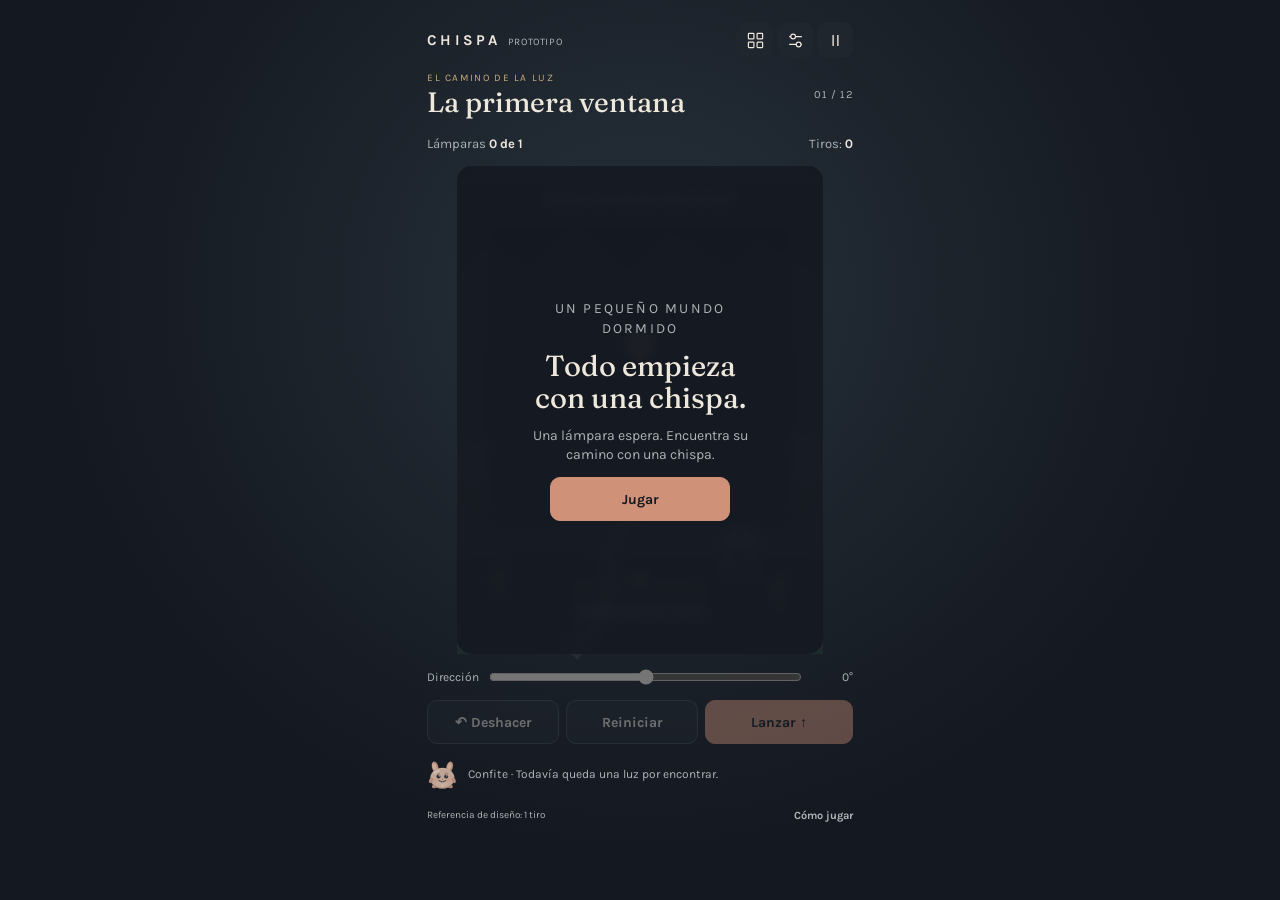
<file: prototypes/chispa/index.html>
<!doctype html>
<html lang="es">
<head>
<meta charset="utf-8">
<meta name="viewport" content="width=device-width,initial-scale=1,viewport-fit=cover">
<meta name="theme-color" content="#141820">
<meta name="description" content="Apunta una chispa. Despierta una máquina. Encuentra un nuevo camino para la luz.">
<title>CHISPA · El molino despierta</title>
<link rel="icon" href="data:image/svg+xml,%3Csvg xmlns='http://www.w3.org/2000/svg' viewBox='0 0 32 32'%3E%3Crect width='32' height='32' rx='8' fill='%23141820'/%3E%3Cpath d='M18 4 9 18h7l-2 10 10-15h-8Z' fill='%23cf9279'/%3E%3C/svg%3E">
<style>
@font-face{font-family:'Fraunces';font-style:normal;font-weight:400 600;font-display:swap;src:url([data-uri]) format('woff2')}
@font-face{font-family:'Karla';font-style:normal;font-weight:400 800;font-display:swap;src:url([data-uri]) format('woff2')}
:root{color-scheme:dark;--coal:#141820;--panel:#20262e;--bone:#eee7db;--muted:#adb5b5;--line:#414b56;--coral:#cf9279;--gold:#c8ab7d;--teal:#7ba9a6;font-family:Karla,Arial,sans-serif;background:var(--coal);color:var(--bone)}
*{box-sizing:border-box}body{margin:0;min-height:100svh;background:radial-gradient(ellipse at 50% 32%,#263039 0,transparent 65%),#141820}button,input,select{font:inherit}button,select{color:inherit}button{cursor:pointer;border:1px solid var(--line);background:#20262e;border-radius:10px;min-height:44px;padding:9px 14px;font-size:14px;font-weight:700}button:hover:not(:disabled){border-color:var(--gold);background:#2a323a}button:disabled{opacity:.4;cursor:default}button:focus-visible,select:focus-visible,input:focus-visible{outline:2px solid var(--coral);outline-offset:4px}.primary{background:var(--coral);border-color:var(--coral);color:#141820}.primary:hover:not(:disabled){background:#e1a58c}.quiet{background:transparent}button svg{width:19px;height:19px;vertical-align:middle}.icon-button{padding:7px;width:44px}.shell{width:min(100%,450px);margin:auto;padding:10px 12px max(12px,env(safe-area-inset-bottom));display:flex;flex-direction:column;gap:8px}.topbar{display:flex;align-items:center;justify-content:space-between;min-height:36px}.wordmark{font-size:15px;font-weight:700;letter-spacing:.22em}.wordmark small{letter-spacing:.06em;font-weight:400;font-size:10px;color:var(--muted);margin-left:8px}.top-actions{display:flex;gap:4px}.top-actions button{min-height:36px;width:36px;border:0}.scene-heading{min-height:51px;display:flex;justify-content:space-between;align-items:center;gap:8px}.eyebrow{color:var(--gold);font-size:10px;letter-spacing:.16em;text-transform:uppercase;margin:0 0 3px}h1{font-family:Fraunces,Georgia,serif;font-weight:450;font-size:25px;line-height:1.1;margin:0}.scene-number{font-size:11px;color:var(--muted);font-variant-numeric:tabular-nums;white-space:nowrap}.status{display:flex;justify-content:space-between;align-items:center;font-size:13px;min-height:24px;color:var(--muted)}.status strong{color:var(--bone);font-weight:700}.status span:last-child{font-variant-numeric:tabular-nums}.stage-wrap{position:relative;width:min(100%,366px,calc((100svh - 276px)*.75));aspect-ratio:3/4;align-self:center;flex-shrink:0;isolation:isolate}.scene{display:block;width:100%;height:100%;touch-action:none;user-select:none;overflow:visible;outline-offset:-3px;border-radius:16px}.scene:focus-visible{outline:2px solid var(--coral)}.veil{position:absolute;inset:0;display:flex;align-items:center;justify-content:center;flex-direction:column;gap:12px;padding:20px;text-align:center;border-radius:15px;background:#141820d9;backdrop-filter:blur(5px)}.veil[hidden]{display:none}.veil .eyebrow{margin:0}.veil h2{font:450 29px/1.1 Fraunces,Georgia,serif;margin:0;max-width:230px}.veil p{font-size:14px;line-height:1.4;color:var(--muted);max-width:240px;margin:0}.veil button{min-width:180px}.aim-row{display:flex;align-items:center;gap:10px;min-height:24px;font-size:12px;color:var(--muted)}.aim-row label{white-space:nowrap}.aim-row input{width:100%;height:24px;accent-color:var(--coral);margin:0}.aim-row output{font-variant-numeric:tabular-nums;min-width:41px;text-align:right}.actions{display:grid;grid-template-columns:1fr 1fr 1.12fr;gap:7px}.actions button{padding:8px 5px}.companion{display:flex;align-items:center;gap:9px;min-height:39px}.confite{width:32px;height:32px;flex-shrink:0}.companion p{font-size:12px;line-height:1.35;margin:0;color:var(--muted)}.companion b{color:var(--bone);font-weight:700}.footer{display:flex;align-items:center;justify-content:space-between;font-size:10px;color:#adb5b5;min-height:16px}.footer button{border:0;padding:0;min-height:20px;color:var(--muted);background:transparent;font-size:11px}.sr-only{position:absolute;width:1px;height:1px;padding:0;margin:-1px;overflow:hidden;clip:rect(0,0,0,0);white-space:nowrap;border:0}dialog{color:var(--bone);background:#20262e;border:1px solid var(--line);border-radius:16px;max-width:min(380px,calc(100% - 28px));padding:24px}dialog::backdrop{background:#080b10bd}dialog h2{font:450 25px Fraunces,Georgia,serif;margin:0 0 12px}dialog p,dialog li{font-size:14px;line-height:1.5;color:var(--muted)}dialog ul{padding-left:20px}dialog .dialog-actions{display:flex;justify-content:flex-end;gap:8px;margin-top:20px}dialog select{width:100%;background:#141820;border:1px solid var(--line);padding:12px;border-radius:9px;font-size:14px;min-height:44px}dialog label{display:flex;align-items:center;justify-content:space-between;gap:14px;font-size:14px;margin:15px 0}dialog input[type=checkbox]{width:22px;height:22px;accent-color:var(--coral)}.legend{display:grid;grid-template-columns:24px 1fr;gap:12px;align-items:center;font-size:14px;color:var(--muted)}.legend-mark{display:block;height:17px;width:17px;border:2px solid var(--gold);border-radius:50%}.legend-mark.switch{border-radius:4px;background:var(--gold)}.legend-mark.mirror{height:3px;border:0;border-radius:0;background:var(--bone);transform:rotate(-30deg)}.legend-mark.gate{height:8px;border:0;border-top:3px dashed var(--coral);border-bottom:2px solid var(--coral);border-radius:0}
@media(min-width:850px){.shell{padding-top:22px;gap:11px}.stage-wrap{width:min(100%,366px,calc((100svh - 360px)*.75))}h1{font-size:28px}}
@media(max-height:680px){.shell{gap:5px;padding-top:6px}.scene-heading{min-height:44px}h1{font-size:23px}.stage-wrap{width:min(100%,366px,calc((100svh - 309px)*.75))}.companion{min-height:34px}.wordmark small{display:none}}
@media(prefers-reduced-motion:reduce){*{scroll-behavior:auto!important;transition:none!important}}
</style>
</head>
<body>
<main class="shell">
 <header class="topbar"><div class="wordmark">CHISPA<small>PROTOTIPO</small></div><nav class="top-actions" aria-label="Opciones"><button class="icon-button" id="scenes-button" aria-label="Elegir escena" title="Escenas"><svg viewBox="0 0 24 24" fill="none" stroke="currentColor" stroke-width="1.5" aria-hidden="true"><rect x="3" y="3" width="7" height="7" rx="1"/><rect x="14" y="3" width="7" height="7" rx="1"/><rect x="3" y="14" width="7" height="7" rx="1"/><rect x="14" y="14" width="7" height="7" rx="1"/></svg></button><button class="icon-button" id="settings-button" aria-label="Abrir ajustes" title="Ajustes"><svg viewBox="0 0 24 24" fill="none" stroke="currentColor" stroke-width="1.5" aria-hidden="true"><path d="M4 7h16M4 17h16"/><circle cx="9" cy="7" r="3" fill="#141820"/><circle cx="16" cy="17" r="3" fill="#141820"/></svg></button><button class="icon-button" id="exit-button" aria-label="Pausar y volver al inicio" title="Pausar"><svg viewBox="0 0 24 24" fill="none" stroke="currentColor" stroke-width="1.7" aria-hidden="true"><path d="M9 5v14M15 5v14"/></svg></button></nav></header>
 <section class="scene-heading" aria-label="Escena actual"><div><p class="eyebrow">El camino de la luz</p><h1 id="scene-title">El molino gira primero</h1></div><span class="scene-number" id="scene-number">01 / 01</span></section>
 <div class="status"><span id="goal">Lámparas <strong>0 de 1</strong></span><span id="shots">Tiros: <strong>0</strong></span></div>
 <div class="stage-wrap"><svg class="scene" id="scene" viewBox="0 0 360 480" tabindex="0" role="application" aria-label="Campo de luz. Arrastra hacia un objetivo y suelta para disparar. Flechas para apuntar y Enter para lanzar."><title>El molino apagado</title></svg><section class="veil" id="veil" aria-labelledby="veil-title"><p class="eyebrow" id="veil-kicker">Un pequeño mundo dormido</p><h2 id="veil-title">Todo empieza con una chispa.</h2><p id="veil-copy">Apunta. Despierta el molino. Usa el nuevo camino de la luz.</p><button id="start-button" class="primary">Jugar</button></section></div>
 <div class="aim-row"><label for="angle">Dirección</label><input type="range" id="angle" min="-180" max="180" step="0.1" value="0" aria-label="Ángulo de disparo, cero apunta arriba"><output for="angle" id="angle-value">0°</output></div>
 <div class="actions"><button id="undo-button">↶ Deshacer</button><button id="restart-button">Reiniciar</button><button class="primary" id="fire-button">Lanzar ↑</button></div>
 <div class="companion"><svg class="confite" id="confite" viewBox="0 0 100 90" aria-hidden="true">
    <ellipse cx="48" cy="87" rx="25" ry="2.7" fill="#000" fill-opacity=".3"/>
    <g class="cf-portrait">
    <g transform="rotate(-15 28 30)"><ellipse cx="28" cy="20" rx="10" ry="18" fill="#b68a7c" stroke="#242b32" stroke-opacity=".2" stroke-width="1.3"/><ellipse cx="28" cy="20" rx="5" ry="12" fill="#c9ab92"/><path d="M24 8 Q20 17 22 26" stroke="#fff" stroke-opacity=".38" stroke-width="2.5" stroke-linecap="round" fill="none"/></g>
    <g transform="rotate(15 68 30)"><ellipse cx="68" cy="20" rx="10" ry="18" fill="#b68a7c" stroke="#242b32" stroke-opacity=".2" stroke-width="1.3"/><ellipse cx="68" cy="20" rx="5" ry="12" fill="#c9ab92"/><path d="M64 8 Q60 17 62 24" stroke="#fff" stroke-opacity=".3" stroke-width="2" stroke-linecap="round" fill="none"/></g>
    <ellipse cx="26" cy="80" rx="11" ry="6" fill="#b68a7c" stroke="#242b32" stroke-opacity=".2" stroke-width="1.3" transform="rotate(-12 26 80)"/>
    <ellipse cx="70" cy="80" rx="11" ry="6" fill="#b68a7c" stroke="#242b32" stroke-opacity=".2" stroke-width="1.3" transform="rotate(12 70 80)"/>
    <ellipse cx="48" cy="55" rx="38" ry="33" fill="#c0a392" stroke="#242b32" stroke-opacity=".2" stroke-width="1.8"/>
    <path d="M13 62 Q23 88 53 85 Q77 83 84 62 Q84 81 63 86 Q25 96 13 62" fill="#080918" fill-opacity=".18"/>
    <path d="M15 49 Q18 26 43 25 Q64 22 78 38" stroke="#fff" stroke-opacity=".3" stroke-width="1.4" stroke-linecap="round" fill="none"/>
    <path d="M77 39 Q88 55 77 72" stroke="#c9ab92" stroke-opacity=".44" stroke-width="2" stroke-linecap="round" fill="none"/>
    <ellipse cx="46" cy="72" rx="19" ry="10" fill="#fff" fill-opacity=".07"/>
    <ellipse cx="31" cy="35" rx="10" ry="4.5" fill="#fff" fill-opacity=".28" transform="rotate(-24 31 35)"/>
    <circle cx="24" cy="39" r="1.6" fill="#fff" fill-opacity=".46"/>
    <ellipse cx="12" cy="62" rx="5.5" ry="9" fill="#b68a7c" stroke="#242b32" stroke-opacity=".16" stroke-width="1" transform="rotate(22 12 62)"/>
    <ellipse cx="84" cy="62" rx="5.5" ry="9" fill="#b68a7c" stroke="#242b32" stroke-opacity=".16" stroke-width="1" transform="rotate(-22 84 62)"/>
    <ellipse cx="26" cy="60" rx="6" ry="3.2" fill="#cf9279" fill-opacity=".68"/>
    <ellipse cx="70" cy="60" rx="6" ry="3.2" fill="#cf9279" fill-opacity=".68"/>
    <g class="cf-emote-eyes"><circle cx="36" cy="50" r="6.2" fill="#242b32"/><circle cx="60" cy="50" r="6.2" fill="#242b32"/><circle cx="38" cy="47.6" r="2.1" fill="#fff"/><circle cx="62" cy="47.6" r="2.1" fill="#fff"/><circle cx="34" cy="52.5" r=".8" fill="#fff" fill-opacity=".4"/><circle cx="58" cy="52.5" r=".8" fill="#fff" fill-opacity=".4"/></g>
      <path d="M31 40 Q36 38 40 40 M56 40 Q60 38 65 40" stroke="#242b32" stroke-opacity=".48" stroke-width="1.6" stroke-linecap="round" fill="none"/>
      <path d="M37 63 Q48 71 59 63" stroke="#242b32" stroke-width="2.6" stroke-linecap="round" fill="none"/>
    <path d="m48 56 2 2-2 2-2-2Z" fill="#242b32" fill-opacity=".42"/>
    <path d="M44 77 48 73 52 77 48 82Z" fill="#c9ab92" fill-opacity=".76" stroke="#fff" stroke-opacity=".38" stroke-width=".8"/><path d="M44 77H52L48 82 48 73" stroke="#fff" stroke-opacity=".4" stroke-width=".6" fill="none"/>
    </g></svg><p id="message" aria-live="polite"><b>Confite</b> · La rueda lleva mucho tiempo quieta.</p></div>
 <footer class="footer"><span id="reference">Referencia de diseño: 2 tiros</span><button id="help-button">Cómo jugar</button></footer>
</main>
<dialog id="settings"><h2>A tu ritmo</h2><label>Sonido<input type="checkbox" id="sound-setting"></label><label>Movimiento reducido<input type="checkbox" id="motion-setting"></label><p>Las preferencias se guardan sólo en este prototipo.</p><div class="dialog-actions"><button data-close="settings">Listo</button></div></dialog>
<dialog id="help"><h2>Sigue la luz</h2><p>Arrastra desde la parte baja del campo hacia donde quieras apuntar. Suelta para lanzar. También puedes ajustar Dirección y pulsar Lanzar.</p><div class="legend"><i class="legend-mark"></i><span>Enciende todas las lámparas.</span><i class="legend-mark switch"></i><span>La palanca detiene el tiro y cambia un mecanismo. Después deja pasar.</span><i class="legend-mark mirror"></i><span>Las superficies claras reflejan la chispa.</span><i class="legend-mark gate"></i><span>Una compuerta cerrada la detiene.</span></div><p>Flechas: apuntar · Mayúsculas: ajuste fino · Enter: lanzar · Esc: cancelar o pausar. Puedes deshacer y reintentar gratis.</p><div class="dialog-actions"><button data-close="help">Entendido</button></div></dialog>
<dialog id="scenes"><h2>Pequeños lugares</h2><p>Completar una escena abre la siguiente. Puedes repetir las que ya encendiste.</p><label for="scene-select">Escena</label><select id="scene-select"></select><div class="dialog-actions"><button data-close="scenes">Volver</button><button class="primary" id="choose-button">Abrir escena</button></div></dialog>
<dialog id="restart"><h2>¿Volver al principio?</h2><p>Se reiniciarán los tiros y mecanismos de esta escena. También puedes deshacer el último tiro.</p><div class="dialog-actions"><button data-close="restart">Seguir aquí</button><button class="primary" id="confirm-restart">Reiniciar</button></div></dialog>
<script>
'use strict';
/* CHISPA_CORE_START */
const ChispaCore=(()=>{
 const EPS=1e-6,RADIUS=.75,MAX_BOUNCES=6,MAX_DISTANCE=300;
 const P=(x,y)=>({x,y}),add=(a,b)=>P(a.x+b.x,a.y+b.y),sub=(a,b)=>P(a.x-b.x,a.y-b.y),mul=(a,n)=>P(a.x*n,a.y*n),dot=(a,b)=>a.x*b.x+a.y*b.y,length=a=>Math.hypot(a.x,a.y),unit=a=>mul(a,1/length(a));
 const copy=value=>JSON.parse(JSON.stringify(value));
 const compareId=(a,b)=>a<b?-1:a>b?1:0;
 const key=state=>JSON.stringify({lit:[...state.lit].sort(),active:[...state.active].sort(),shots:state.shots});
 const normalizeAngle=angle=>((angle+180)%360+360)%360-180;
 function rayCircle(p,d,c,r){
  const m=sub(p,c),b=dot(m,d),q=dot(m,m)-r*r,disc=b*b-q;
  if(disc<-EPS)return null;
  const t=-b-Math.sqrt(Math.max(0,disc));
  return t>=-EPS?Math.max(0,t):q<=EPS?0:null;
 }
 function capsule(p,d,a,b,r){
  const ab=sub(b,a),len=length(ab),u=mul(ab,1/len),n=P(-u.y,u.x),rel=sub(p,a),hits=[];
  const across=dot(d,n);
  if(Math.abs(across)>EPS)for(const sign of [-1,1]){
   const t=(sign*r-dot(rel,n))/across,normal=mul(n,sign),along=dot(sub(add(p,mul(d,t)),a),u);
   if(t>EPS&&along>=-EPS&&along<=len+EPS&&dot(d,normal)<-EPS)hits.push({t,normal});
  }
  for(const [center,end]of [[a,0],[b,1]]){
   const t=rayCircle(p,d,center,r);if(t===null||t<=EPS)continue;
   const hit=add(p,mul(d,t)),along=dot(sub(hit,a),u),normal=unit(sub(hit,center));
   if((end===0?along<=EPS:along>=len-EPS)&&dot(d,normal)<-EPS)hits.push({t,normal});
  }
  hits.sort((a,b)=>a.t-b.t);return hits[0]||null;
 }
 function mirror(id,x,y,angle=-45){return{id,kind:'mirror',center:P(x,y),angle,length:14,width:1};}
 function wall(id,x1,y1,x2,y2){return{id,kind:'wall',a:P(x1,y1),b:P(x2,y2),width:2};}
 function gate(id,x1,y1,x2,y2){return{...wall(id,x1,y1,x2,y2),kind:'gate'};}
 function lamp(id,x,y){return{id,position:P(x,y),radius:3.5};}
 function actuator(id,x,y,target,angle){return{id,position:P(x,y),radius:4,target,...(angle===undefined?{}:{angle})};}
 const bases={C:[[8,60,43,60],[57,60,92,60]],P:[[8,55,28,55],[42,55,58,55],[72,55,92,55]],T:[[8,60,18,60],[32,60,43,60],[57,60,92,60]],D:[[8,65,43,65],[57,65,92,65]]};
 const base=name=>(bases[name]||[]).map((p,i)=>wall('w'+(i+1),...p));
 function level(id,title,reference,surfaces,lamps,actuators=[],solution=[0]){return{id,revision:1,title,reference,source:P(50,90),surfaces,lamps,actuators,solution};}
 const LEVELS=[
  level('01','La primera ventana',1,[],[lamp('l1',50,40)]),
  level('02','El molino gira primero',2,[...base('C'),mirror('m1',50,35,45)],[lamp('l1',82,35)],[actuator('a1',50,72,'m1',-45)],[0,0]),
  level('03','El espejo de la curva',1,[...base('C'),mirror('m1',50,35)],[lamp('l1',82,35)]),
  level('04','La pared devuelve la luz',1,[wall('w1',20,50,72,50),wall('w2',85,30,85,88)],[lamp('l1',50,20)],[],[45]),
  level('05','Una compuerta abierta',2,[...base('C'),gate('g1',43,60,57,60)],[lamp('l1',50,20)],[actuator('a1',22,75,'g1')],[-61.82,0]),
  level('06','Luz antes del mecanismo',2,[...base('C'),mirror('m1',50,35,45)],[lamp('l1',50,82),lamp('l2',82,35)],[actuator('a1',50,72,'m1',-45)],[0,0]),
  level('07','Primero esta orilla',3,[...base('C'),mirror('m1',50,35,45)],[lamp('l1',18,35),lamp('l2',82,35)],[actuator('a1',22,74,'m1',-45)],[0,-60.255,0]),
  level('08','Abrir para poder girar',3,[...base('C'),gate('g1',43,60,57,60),mirror('m1',50,25,45)],[lamp('l1',82,25)],[actuator('a1',22,75,'g1'),actuator('a2',50,43,'m1',-45)],[-61.82,0,0]),
  level('09','Dos ventanas independientes',4,[...base('P'),gate('g1',28,55,42,55),gate('g2',58,55,72,55)],[lamp('l1',20,20),lamp('l2',80,20)],[actuator('a1',22,75,'g1'),actuator('a2',78,75,'g2')],[-61.82,-23.199,61.82,23.199]),
  level('10','La rueda deja pasar',3,[...base('T'),mirror('m1',50,35),gate('g1',18,60,32,60)],[lamp('l1',90,35),lamp('l2',15,48)],[actuator('a1',78,35,'g1')],[0,0,-39.806]),
  level('11','Dos reflejos y una decisión',3,[...base('D'),mirror('m1',50,45),mirror('m2',78,45,45)],[lamp('l1',78,58),lamp('l2',75,18)],[actuator('a1',22,80,'m2',-45)],[0,-70.346,0]),
  level('12','La casa vuelve a encenderse',4,[...base('D'),gate('g1',43,65,57,65),mirror('m1',50,45),mirror('m2',78,45,45)],[lamp('l1',64,45),lamp('l2',78,58),lamp('l3',75,18)],[actuator('a1',22,80,'g1'),actuator('a2',78,80,'m2',-45)],[-70.346,0,70.346,0])
 ];
 function validateLevel(l){
  if(!l||typeof l.id!=='string'||!Number.isInteger(l.revision)||l.revision<1||!Array.isArray(l.surfaces)||!Array.isArray(l.lamps)||!l.lamps.length||!Array.isArray(l.actuators))throw Error('Escena incompleta');
  const finite=p=>p&&Number.isFinite(p.x)&&Number.isFinite(p.y)&&p.x>=RADIUS&&p.x<=100-RADIUS&&p.y>=RADIUS&&p.y<=100-RADIUS;
  if(!finite(l.source))throw Error('Fuente fuera del campo');
  const ids=new Set();for(const o of [...l.surfaces,...l.lamps,...l.actuators]){if(!o.id||typeof o.id!=='string'||ids.has(o.id))throw Error('Identificador repetido o vacío');ids.add(o.id);}
  for(const s of l.surfaces){
   if(!['mirror','wall','gate'].includes(s.kind)||!Number.isFinite(s.width)||s.width<=0)throw Error('Superficie inválida');
   if(s.kind==='mirror'){if(!finite(s.center)||!Number.isFinite(s.angle)||!Number.isFinite(s.length)||s.length<=0)throw Error('Espejo inválido');}
   else if(!finite(s.a)||!finite(s.b)||length(sub(s.b,s.a))<=EPS)throw Error('Segmento inválido');
  }
  for(const sensor of [...l.lamps,...l.actuators])if(!finite(sensor.position)||!Number.isFinite(sensor.radius)||sensor.radius<=0)throw Error('Sensor inválido');
  const controlled=new Set();for(const a of l.actuators){const target=l.surfaces.find(s=>s.id===a.target);if(!target||!['mirror','gate'].includes(target.kind)||controlled.has(a.target)||target.kind==='mirror'&&!Number.isFinite(a.angle))throw Error('Conexión inválida');controlled.add(a.target);}
  const sensors=[...l.lamps,...l.actuators],geometry=[...surfaces(l,initialState()),...surfaces(l,{active:l.actuators.map(a=>a.id)})];
  const pointDistance=(p,a,b)=>{const v=sub(b,a),t=Math.max(0,Math.min(1,dot(sub(p,a),v)/dot(v,v)));return length(sub(p,add(a,mul(v,t))));};
  for(const sensor of sensors){const p=sensor.position,r=sensor.radius;if(p.x-r<0||p.x+r>100||p.y-r<0||p.y+r>100)throw Error('Sensor fuera del campo');if(length(sub(p,l.source))<=r+RADIUS+EPS)throw Error('Fuente sobre un sensor');}
  for(let i=0;i<sensors.length;i++)for(let j=i+1;j<sensors.length;j++)if(length(sub(sensors[i].position,sensors[j].position))<=sensors[i].radius+sensors[j].radius+EPS)throw Error('Sensores superpuestos');
  for(const s of geometry){for(const p of [s.a,s.b])if(p.x-s.width/2<0||p.x+s.width/2>100||p.y-s.width/2<0||p.y+s.width/2>100)throw Error('Superficie fuera del campo');if(pointDistance(l.source,s.a,s.b)<=s.width/2+RADIUS+EPS)throw Error('Fuente sobre una superficie');for(const v of sensors)if(pointDistance(v.position,s.a,s.b)<=s.width/2+v.radius+EPS)throw Error('Sensor sobre una superficie');}
  return true;
 }
 function initialState(){return{lit:[],active:[],shots:0};}
 function validateState(l,s){
  if(!s||!Array.isArray(s.lit)||!Array.isArray(s.active)||!Number.isSafeInteger(s.shots)||s.shots<0||new Set(s.lit).size!==s.lit.length||new Set(s.active).size!==s.active.length||s.lit.some(id=>!l.lamps.some(v=>v.id===id))||s.active.some(id=>!l.actuators.some(v=>v.id===id)))throw Error('Estado inválido');
 }
 function surfaces(l,state){return l.surfaces.flatMap(s=>{
  const a=l.actuators.find(a=>a.target===s.id&&state.active.includes(a.id));if(s.kind==='gate'&&a)return[];
  if(s.kind!=='mirror')return[{...s}];
  const angle=(a?a.angle:s.angle)*Math.PI/180,arm=P(Math.cos(angle)*s.length/2,Math.sin(angle)*s.length/2);
  return[{...s,angle:a?a.angle:s.angle,a:sub(s.center,arm),b:add(s.center,arm)}];
 });}
 function traceShot(l,state,angle,limits={}){
  validateLevel(l);validateState(l,state);if(!Number.isFinite(angle))throw Error('Dirección inválida');
  const maxBounces=limits.maxBounces??MAX_BOUNCES,maxDistance=limits.maxDistance??MAX_DISTANCE;
  if(!Number.isInteger(maxBounces)||maxBounces<0||maxBounces>24||!Number.isFinite(maxDistance)||maxDistance<=0||maxDistance>10000)throw Error('Límite inválido');
  angle=normalizeAngle(angle);const rad=angle*Math.PI/180,geometry=surfaces(l,state),segments=[],events=[],lit=new Set(state.lit);
  let p={...l.source},d=P(Math.sin(rad),-Math.cos(rad)),distance=0,bounces=0,terminal=null;
  for(let guard=0;guard<=maxBounces+1;guard++){
   const hits=[];
   for(const s of geometry){const hit=capsule(p,d,s.a,s.b,s.width/2+RADIUS);if(hit)hits.push({...hit,kind:s.kind==='gate'?'absorb':'reflect',id:s.id});}
   for(const a of l.actuators)if(!state.active.includes(a.id)){const t=rayCircle(p,d,a.position,a.radius+RADIUS);if(t!==null)hits.push({t,kind:'actuator',id:a.id});}
   for(const axis of ['x','y'])if(Math.abs(d[axis])>EPS){const edge=d[axis]>0?100-RADIUS:RADIUS,t=(edge-p[axis])/d[axis];if(t>=-EPS)hits.push({t:Math.max(0,t),kind:'exit',id:axis});}
   hits.sort((a,b)=>a.t-b.t||compareId(a.id,b.id));
   const remaining=maxDistance-distance,min=hits[0]?.t??Infinity,tied=hits.filter(h=>Math.abs(h.t-min)<=EPS),stopping=tied.filter(h=>h.kind!=='reflect').sort((a,b)=>({actuator:0,absorb:1,exit:2}[a.kind]-{actuator:0,absorb:1,exit:2}[b.kind])||compareId(a.id,b.id));
   let hit=stopping[0]||tied[0],step=Math.min(remaining,min);
   if(!hit||min>remaining+EPS){hit={kind:'distance',id:null};step=remaining;}
   else if(hit.kind==='reflect'){
    if(tied.some(h=>h.kind==='reflect'&&dot(h.normal,hit.normal)<1-EPS))hit={kind:'corner',id:hit.id};
    else if(bounces>=maxBounces)hit={kind:'bounce-limit',id:hit.id};
    else if(step>=remaining-EPS)hit={kind:'distance',id:hit.id};
   }
   step=Math.max(0,Math.min(step,remaining));const end=add(p,mul(d,step));
   const lamps=[];for(const v of l.lamps)if(!lit.has(v.id)){const t=rayCircle(p,d,v.position,v.radius+RADIUS);if(t!==null&&t<=step+EPS)lamps.push({t,id:v.id});}
   lamps.sort((a,b)=>Math.abs(a.t-b.t)<=EPS?compareId(a.id,b.id):a.t-b.t);for(const v of lamps){lit.add(v.id);events.push({type:'lamp',id:v.id,distance:distance+v.t});}
   segments.push({from:{...p},to:end,length:step,end:hit.kind,id:hit.id});distance+=step;
   if(hit.kind!=='reflect'){terminal={kind:hit.kind,id:hit.id,point:end,distance};break;}
   events.push({type:'reflect',id:hit.id,distance});d=sub(d,mul(hit.normal,2*dot(d,hit.normal)));d=unit(d);p=end;bounces++;
  }
  if(!terminal)throw Error('Recorrido sin terminación');
  if(terminal.kind==='actuator')events.push({type:'actuator',id:terminal.id,distance});
  return{levelId:l.id,revision:l.revision,startKey:key(state),angle,segments,events,terminal,distance,bounces,lamps:events.filter(e=>e.type==='lamp').map(e=>e.id),actuator:terminal.kind==='actuator'?terminal.id:null};
 }
 function won(l,state){return l.lamps.every(lamp=>state.lit.includes(lamp.id));}
 function applyShot(l,state,trace){
  validateState(l,state);if(trace.levelId!==l.id||trace.revision!==l.revision||trace.startKey!==key(state))throw Error('Tiro de otra sesión o ya resuelto');
  return{lit:[...new Set([...state.lit,...trace.lamps])],active:[...new Set([...state.active,...(trace.actuator?[trace.actuator]:[])])],shots:state.shots+1};
 }
 class Session{
  constructor(level){validateLevel(level);this.level=level;this.state=initialState();this.history=[];this.pending=null;this.phase='ready';this.run=0;}
  begin(angle){if(this.phase!=='ready')return null;const trace=traceShot(this.level,this.state,angle),token=++this.run;this.pending={token,trace,before:copy(this.state)};this.phase='playing';return this.pending;}
  commit(token){if(this.phase!=='playing'||this.pending?.token!==token)return false;const p=this.pending;this.state=applyShot(this.level,this.state,p.trace);this.history.push(p.before);this.pending=null;this.phase=won(this.level,this.state)?'won':'ready';return true;}
  undo(){if(this.phase==='closed'||this.phase==='won')return false;if(this.pending){this.run++;this.pending=null;this.phase='ready';return true;}const before=this.history.pop();if(!before)return false;this.state=before;this.run++;this.phase='ready';return true;}
  restart(){if(this.phase==='closed')return false;this.run++;this.pending=null;this.state=initialState();this.history=[];this.phase='ready';return true;}
  destroy(){this.run++;this.pending=null;this.history=[];this.phase='closed';}
 }
 for(const l of LEVELS)validateLevel(l);
 return{EPS,RADIUS,MAX_BOUNCES,MAX_DISTANCE,LEVELS,P,copy,key,normalizeAngle,rayCircle,capsule,mirror,wall,gate,lamp,actuator,level,validateLevel,initialState,surfaces,traceShot,applyShot,won,Session};
})();
globalThis.ChispaCore=ChispaCore;
/* CHISPA_CORE_END */
/* CHISPA_VIEW_START */
(()=>{
 const C=ChispaCore,$=id=>document.getElementById(id),svg=$('scene'),PREF_KEY='chispa_prototype_preferences_v1';
 let prefs={sound:false,motion:matchMedia('(prefers-reduced-motion: reduce)').matches};
 try{const stored=JSON.parse(localStorage.getItem(PREF_KEY)||'null');if(stored&&typeof stored==='object'){prefs.sound=stored.sound===true;prefs.motion=stored.motion===true||prefs.motion;}}catch{}
 let index=0,session=new C.Session(C.LEVELS[index]),angle=0,home=true,paused=false,modalWasPaused=false,frame=0,playback=null,pointer=null,completed=new Set(),best={},audio=null,voices=new Set(),openedDialog=null;
 const esc=s=>String(s).replace(/[&<>"']/g,c=>({'&':'&amp;','<':'&lt;','>':'&gt;','"':'&quot;',"'":'&#39;'}[c]));
 const point=p=>`${p.x},${p.y}`,path=points=>'M'+points.map(point).join('L');
 const ox=30,oy=55,scale=3,px=p=>({x:ox+p.x*scale,y:oy+p.y*scale});
 function savePrefs(){try{localStorage.setItem(PREF_KEY,JSON.stringify(prefs));}catch{message('No se pudieron guardar las preferencias. Puedes seguir jugando.');}}
 function message(text){$('message').textContent=text;}
 function tone(kind){
  if(!prefs.sound||document.hidden||paused||home)return;
  try{audio??=new(window.AudioContext||window.webkitAudioContext)();if(audio.state==='suspended')audio.resume();if(voices.size>=6)return;const o=audio.createOscillator(),g=audio.createGain(),now=audio.currentTime;o.type=kind==='reflect'?'triangle':'sine';o.frequency.value=({reflect:340,lamp:660,actuator:220,win:880}[kind]||300);g.gain.setValueAtTime(.0001,now);g.gain.exponentialRampToValueAtTime(.055,now+.012);g.gain.exponentialRampToValueAtTime(.0001,now+.19);o.connect(g).connect(audio.destination);voices.add(o);o.onended=()=>{voices.delete(o);o.disconnect();g.disconnect();};o.start(now);o.stop(now+.2);}catch{}
 }
 function silence(){for(const v of voices)try{v.stop();}catch{}voices.clear();if(audio?.state==='running')audio.suspend().catch(()=>{});}
 function stopFrame(){if(frame)cancelAnimationFrame(frame);frame=0;}
 function pause(){paused=true;stopFrame();silence();pointer=null;}
 function modal(id){if(openedDialog)return;modalWasPaused=paused;pause();openedDialog=$(id);openedDialog.showModal();}
 function closeModal(){if(!openedDialog)return;openedDialog.close();}
 function resetPlayback(){stopFrame();playback=null;pointer=null;}
 function aim(value){if(session.phase!=='ready'||home||paused)return;angle=Math.round(C.normalizeAngle(value)*10)/10;$('angle').value=String(angle);$('angle-value').textContent=`${angle}°`;draw();}
 function buildWorld(l,state){
  const ratio=state.lit.length/l.lamps.length,on=ratio>0,full=ratio===1;
  return `<defs><linearGradient id="sky" x2="0" y2="1"><stop stop-color="#202b35"/><stop offset="1" stop-color="#141b22"/></linearGradient><linearGradient id="land" x2="0" y2="1"><stop stop-color="${on?'#344742':'#2c3439'}"/><stop offset="1" stop-color="#172127"/></linearGradient><pattern id="grain" width="17" height="21" patternUnits="userSpaceOnUse"><circle cx="3" cy="8" r=".45" fill="#eee7db" opacity=".07"/><circle cx="12" cy="18" r=".4" fill="#eee7db" opacity=".04"/></pattern><pattern id="hatch" width="3" height="3" patternUnits="userSpaceOnUse"><path d="M0 3 3 0" stroke="#cf9279" stroke-width=".45"/></pattern></defs>
   <rect x="0" y="0" width="360" height="480" rx="16" fill="url(#sky)"/><path d="M0 110 32 76 71 98 116 58 166 103 214 65 264 100 300 72 360 113V335H0Z" fill="#29333b" opacity=".58"/><path d="M0 277Q64 253 118 279T240 280T360 268V480H0Z" fill="url(#land)"/>
   <path d="M0 400Q83 361 152 391T360 389V480H0Z" fill="${on?'#263e3b':'#202b30'}"/><path d="M112 480Q157 430 151 396T178 350" fill="none" stroke="${on?'#7ba9a6':'#45535a'}" stroke-width="17" opacity="${on?.5:.24}"/>
   <g opacity="${on?.9:.38}"><path d="M260 405v-32h37v32" fill="${full?'#8b6b57':'#384047'}"/><path d="m253 375 25-23 26 23Z" fill="${full?'#b37c65':'#51585a'}"/><rect x="274" y="380" width="10" height="14" rx="3" fill="${full?'#e2bf80':'#1a252c'}"/></g>
   <path d="M41 420v-24m-6 10 6 4 7-11M316 431v-25m-7 8 7 5 5-13" fill="none" stroke="${on?'#7ba9a6':'#465551'}" stroke-width="2"/>
   <rect x="12" y="12" width="336" height="456" rx="12" fill="url(#grain)"/><rect x="${ox}" y="${oy}" width="300" height="300" rx="2" fill="#14182070" stroke="#adb5b54a" stroke-dasharray="2 5"/>
   <text x="180" y="35" text-anchor="middle" fill="#adb5b5" font-size="9" letter-spacing="2">${full?'EL LUGAR RESPIRA DE NUEVO':'BUSCA UN CAMINO PARA LA LUZ'}</text>`;
 }
 function draw(){
  const l=session.level,state=session.state,shownLit=new Set(state.lit),shownActive=new Set(state.active);
  let partial=null,trace=null;
  if(playback){trace=playback.trace;const progress=Math.min(1,playback.elapsed/playback.duration),distance=progress*trace.distance;partial={distance};for(const e of trace.events)if(e.type==='lamp'&&e.distance<=distance)shownLit.add(e.id);}
  else if(session.phase==='ready'&&!home)trace=C.traceShot(l,state,angle);
  const shown={...state,lit:[...shownLit],active:[...shownActive]},geometry=C.surfaces(l,state);
  let art=buildWorld(l,shown);
  art+=`<g transform="translate(${ox} ${oy}) scale(${scale})">`;
  for(const a of l.actuators){const target=geometry.find(s=>s.id===a.target)||l.surfaces.find(s=>s.id===a.target),end=target.center||C.P((target.a.x+target.b.x)/2,(target.a.y+target.b.y)/2);art+=`<path d="M${point(a.position)}L${point(end)}" fill="none" stroke="${state.active.includes(a.id)?'#7ba9a6':'#58636a'}" stroke-width=".4" stroke-dasharray="1 1.5"/>`;}
  for(const s of geometry){if(s.kind==='gate')art+=`<path d="M${point(s.a)}L${point(s.b)}" stroke="#141820" stroke-width="${s.width+1}"/><path d="M${point(s.a)}L${point(s.b)}" stroke="url(#hatch)" stroke-width="${s.width}" stroke-linecap="round"/><path d="M${point(s.a)}L${point(s.b)}" stroke="#cf9279" stroke-width=".45"/>`;else art+=`<path d="M${point(s.a)}L${point(s.b)}" stroke="#0c1117" stroke-width="${s.width+1.2}" stroke-linecap="round"/><path d="M${point(s.a)}L${point(s.b)}" stroke="${s.kind==='mirror'?'#eee7db':'#c8ab7d'}" stroke-width="${s.width}" stroke-linecap="round"/>`;if(s.kind==='mirror')art+=`<circle cx="${s.center.x}" cy="${s.center.y}" r="1" fill="#141820" stroke="#c8ab7d" stroke-width=".35"/>`;}
  for(const s of l.surfaces.filter(s=>s.kind==='gate'&&!geometry.some(v=>v.id===s.id)))art+=`<path d="M${point(s.a)}L${point(s.b)}" stroke="#7ba9a6" stroke-width=".3" stroke-dasharray=".7 1.8"/>`;
  if(trace){let remaining=partial?partial.distance:Infinity;for(const s of trace.segments){if(remaining<=0)break;const len=Math.min(s.length,remaining),fraction=s.length>0?len/s.length:0,end=C.P(s.from.x+(s.to.x-s.from.x)*fraction,s.from.y+(s.to.y-s.from.y)*fraction);art+=`<path d="M${point(s.from)}L${point(end)}" fill="none" stroke="#10161d" stroke-width="1.5"/><path d="M${point(s.from)}L${point(end)}" fill="none" stroke="${partial?'#cf9279':'#c8ab7d'}" opacity="${partial?.75:.65}" stroke-width=".45" ${partial?'':'stroke-dasharray="1.1 1.6"'}/>`;if(!partial&&s.length>7){const mid=C.P(s.from.x+(s.to.x-s.from.x)*.55,s.from.y+(s.to.y-s.from.y)*.55),rotation=Math.atan2(s.to.y-s.from.y,s.to.x-s.from.x)*180/Math.PI;art+=`<path d="m-1.4-1.1 1.6 1.1-1.6 1.1" transform="translate(${point(mid)}) rotate(${rotation})" fill="none" stroke="#c8ab7d" stroke-width=".5"/>`;}remaining-=len;}}
  for(const lamp of l.lamps){const on=shownLit.has(lamp.id),p=lamp.position;art+=`<circle cx="${p.x}" cy="${p.y}" r="${lamp.radius}" fill="${on?'#c8ab7d':'#182128'}" stroke="${on?'#eee7db':'#c8ab7d'}" stroke-width=".65"/><path d="M${p.x-2.3} ${p.y+3.9}h4.6M${p.x} ${p.y-4.8}v-1" stroke="#c8ab7d" stroke-width=".6"/>${on?`<path d="m${p.x-1.5} ${p.y} 1 1 2-2" stroke="#141820" stroke-width=".65" fill="none"/>`:`<circle cx="${p.x}" cy="${p.y}" r="1.1" fill="none" stroke="#c8ab7d" stroke-width=".45"/>`}`;}
  for(const a of l.actuators){const p=a.position,on=shownActive.has(a.id),points=Array.from({length:6},(_,i)=>{const r=i*Math.PI/3;return`${p.x+Math.cos(r)*a.radius},${p.y+Math.sin(r)*a.radius}`;}).join(' ');art+=`<polygon points="${points}" fill="${on?'#182128':'#c8ab7d'}" stroke="${on?'#7ba9a6':'#eee7db'}" stroke-width=".5"/>${on?`<circle cx="${p.x}" cy="${p.y}" r="2.3" fill="none" stroke="#7ba9a6" stroke-width=".5"/>`:`<path d="m${p.x-1.2} ${p.y+1.5} 2.4-3M${p.x-1.7} ${p.y+1.6}h3.4" fill="none" stroke="#141820" stroke-width=".7"/>`}`;}
  const source=l.source;art+=`<path d="M${source.x-3} ${source.y+1}q3 5 6 0" fill="#29323c" stroke="#adb5b5" stroke-width=".6"/><circle cx="${source.x}" cy="${source.y}" r="${C.RADIUS}" fill="#cf9279"/>`;
  if(partial){let left=partial.distance,p=trace.segments[0].from;for(const s of trace.segments){const t=s.length?Math.min(left/s.length,1):0;p=C.P(s.from.x+(s.to.x-s.from.x)*t,s.from.y+(s.to.y-s.from.y)*t);if(left<=s.length)break;left-=s.length;}art+=`<circle cx="${p.x}" cy="${p.y}" r="${C.RADIUS}" fill="#eee7db" stroke="#cf9279" stroke-width=".2"/>`;}
  art+='</g>';
  art+=`<path d="M117 417h126" stroke="#536068" stroke-width="1"/><path d="m174 409 6-6 6 6" stroke="#cf9279" stroke-width="1.5" fill="none"/><text x="180" y="441" text-anchor="middle" fill="#adb5b5" font-size="11">${partial?'La chispa sigue su camino':session.phase==='won'?'Este lugar ha vuelto a despertar':'Arrastra, apunta y suelta'}</text>`;
  svg.innerHTML=art;
  $('goal').innerHTML=`Lámparas <strong>${shownLit.size} de ${l.lamps.length}</strong>`;$('shots').innerHTML=`Tiros: <strong>${state.shots+(session.pending?1:0)}</strong>`;
  const blocked=home||paused||session.phase!=='ready';$('fire-button').disabled=blocked;$('angle').disabled=blocked;$('undo-button').disabled=home||paused||session.phase==='won'||(!session.history.length&&!session.pending);$('restart-button').disabled=home||paused||(!session.state.shots&&!session.pending);$('scene-title').textContent=l.title;$('scene-number').textContent=`${String(index+1).padStart(2,'0')} / ${String(C.LEVELS.length).padStart(2,'0')}`;const reference=best[l.id]??l.reference;$('reference').textContent=`${best[l.id]?'Tu mejor marca: ':'Referencia de diseño: '}${reference} ${reference===1?'tiro':'tiros'}`;
 }
 function readyMessage(){return session.state.active.length?'El camino ha cambiado. Mira la nueva trayectoria.':session.level.actuators.length?'Primero despierta una palanca. Después, aprovecha el cambio.':'Apunta hacia la lámpara y suelta para encenderla.';}
 function finishPlayback(){
  const token=playback?.token;if(token===undefined)return;const trace=playback.trace;resetPlayback();if(!session.commit(token))return;
  if(session.phase==='won'){
   completed.add(session.level.id);best[session.level.id]=Math.min(best[session.level.id]??Infinity,session.state.shots);message('Confite · Ya se ve el camino a casa.');tone('win');showVeil('won');
  }else if(trace.actuator){const a=session.level.actuators.find(a=>a.id===trace.actuator),target=session.level.surfaces.find(s=>s.id===a.target);message(target.kind==='mirror'?'El espejo ha girado. Vuelve a apuntar.':'La compuerta está abierta. Ahora puedes pasar.');}
  else message(trace.lamps.length?'La lámpara conserva su luz. Busca la siguiente.':'La chispa se apagó. Puedes deshacer o volver a apuntar.');draw();
 }
 function tick(now){
  frame=0;if(!playback||paused||home||document.hidden)return;
  if(playback.last!==null)playback.elapsed+=Math.max(0,Math.min(now-playback.last,80));playback.last=now;
  const distance=Math.min(1,playback.elapsed/playback.duration)*playback.trace.distance;
  for(const [i,e]of playback.trace.events.entries())if(!playback.played.has(i)&&e.distance<=distance){playback.played.add(i);tone(e.type);}
  if(playback.elapsed>=playback.duration){finishPlayback();return;}draw();frame=requestAnimationFrame(tick);
 }
 function fire(){
  if(home||paused||document.hidden)return;const p=session.begin(angle);if(!p)return;
  pointer=null;playback={...p,elapsed:0,last:null,duration:prefs.motion?60:Math.min(1900,Math.max(650,p.trace.distance*9)),played:new Set()};message('Sigue la chispa…');draw();frame=requestAnimationFrame(tick);
 }
 function showVeil(mode){
  const v=$('veil');v.hidden=false;
  if(mode==='won'){$('veil-kicker').textContent='Lugar recuperado';$('veil-title').textContent='La luz encontró su camino.';$('veil-copy').textContent=`${session.state.shots} ${session.state.shots===1?'tiro':'tiros'}. Puedes seguir o probar otra solución.`;$('start-button').textContent=index<C.LEVELS.length-1?'Siguiente escena':'Volver a la primera';}
  else{$('veil-kicker').textContent='Un pequeño mundo dormido';$('veil-title').textContent=session.state.shots||session.pending?'Tu chispa te espera.':'Todo empieza con una chispa.';$('veil-copy').textContent=session.state.shots||session.pending?'Continúa desde donde lo dejaste.':session.level.actuators.length?'Apunta. Despierta el molino. Usa el nuevo camino de la luz.':'Una lámpara espera. Encuentra su camino con una chispa.';$('start-button').textContent=session.state.shots||session.pending?'Continuar':'Jugar';}
 }
 function openLevel(i){resetPlayback();session.destroy();index=i;session=new C.Session(C.LEVELS[index]);angle=0;$('angle').value='0';$('angle-value').textContent='0°';home=false;paused=false;$('veil').hidden=true;message(readyMessage());draw();svg.focus({preventScroll:true});}
 $('start-button').addEventListener('click',()=>{if(session.phase==='won'){openLevel(index<C.LEVELS.length-1?index+1:0);return;}home=false;paused=false;$('veil').hidden=true;message(readyMessage());draw();svg.focus({preventScroll:true});if(playback){playback.last=null;frame=requestAnimationFrame(tick);}});
 $('fire-button').addEventListener('click',fire);$('angle').addEventListener('input',e=>aim(Number(e.target.value)));
 $('undo-button').addEventListener('click',()=>{if(home||paused)return;resetPlayback();if(session.undo()){message('Un paso atrás. El mundo está como antes del tiro.');draw();svg.focus({preventScroll:true});}});
 $('restart-button').addEventListener('click',()=>modal('restart'));
 $('confirm-restart').addEventListener('click',()=>{resetPlayback();session.restart();$('veil').hidden=true;closeModal();angle=0;$('angle').value='0';$('angle-value').textContent='0°';message(readyMessage());draw();});
 $('exit-button').addEventListener('click',()=>{if(home)return;pause();home=true;showVeil('home');draw();$('start-button').focus();});
 $('help-button').addEventListener('click',()=>modal('help'));
 $('settings-button').addEventListener('click',()=>{$('sound-setting').checked=prefs.sound;$('motion-setting').checked=prefs.motion;modal('settings');});
 $('sound-setting').addEventListener('change',e=>{prefs.sound=e.target.checked;if(!prefs.sound)silence();savePrefs();});$('motion-setting').addEventListener('change',e=>{prefs.motion=e.target.checked;savePrefs();});
 $('scenes-button').addEventListener('click',()=>{$('scene-select').innerHTML=C.LEVELS.map((l,i)=>{const available=i===0||i===index||completed.has(C.LEVELS[i-1]?.id);return`<option value="${i}" ${i===index?'selected':''} ${available?'':'disabled'}>${String(i+1).padStart(2,'0')} · ${esc(l.title)}${completed.has(l.id)?' ✓':available?'':' · pendiente'}</option>`;}).join('');modal('scenes');});
 $('choose-button').addEventListener('click',()=>{const i=Number($('scene-select').value);if(!Number.isInteger(i)||i<0||i>=C.LEVELS.length||!(i===0||i===index||completed.has(C.LEVELS[i-1]?.id)))return;closeModal();openLevel(i);});
 for(const button of document.querySelectorAll('[data-close]'))button.addEventListener('click',closeModal);
 for(const dialog of document.querySelectorAll('dialog'))dialog.addEventListener('close',()=>{openedDialog=null;paused=modalWasPaused;if(!paused&&!home&&!document.hidden&&playback){playback.last=null;frame=requestAnimationFrame(tick);}draw();});
 function svgPoint(event){const box=svg.getBoundingClientRect();return{x:(event.clientX-box.left)*360/box.width,y:(event.clientY-box.top)*480/box.height};}
 svg.addEventListener('pointerdown',e=>{if(home||paused||session.phase!=='ready'||e.button!==0)return;if(e.isPrimary===false||pointer){pointer=null;return;}pointer={id:e.pointerId,start:svgPoint(e),moved:false};svg.setPointerCapture(e.pointerId);svg.focus({preventScroll:true});e.preventDefault();});
 svg.addEventListener('pointermove',e=>{if(!pointer||pointer.id!==e.pointerId)return;const p=svgPoint(e);pointer.moved ||=Math.hypot(p.x-pointer.start.x,p.y-pointer.start.y)>=6;if(pointer.moved){const source=px(session.level.source);if(Math.hypot(p.x-source.x,p.y-source.y)>6)aim(Math.atan2(p.x-source.x,source.y-p.y)*180/Math.PI);}});
 svg.addEventListener('pointerup',e=>{if(pointer?.id!==e.pointerId)return;const moved=pointer.moved;pointer=null;if(svg.hasPointerCapture(e.pointerId))svg.releasePointerCapture(e.pointerId);if(moved)fire();});
 for(const type of ['pointercancel','lostpointercapture'])svg.addEventListener(type,()=>{pointer=null;});
 svg.addEventListener('keydown',e=>{if(e.key==='Escape'){e.preventDefault();if(pointer){pointer=null;draw();}else $('exit-button').click();return;}if(home||paused)return;if(e.key==='Enter'||e.key===' '){e.preventDefault();fire();}else if(['ArrowLeft','ArrowRight','ArrowUp','ArrowDown'].includes(e.key)){e.preventDefault();const sign=['ArrowLeft','ArrowDown'].includes(e.key)?-1:1;aim(angle+sign*(e.shiftKey?.1:1));}});
 document.addEventListener('keydown',e=>{if(e.key==='Escape'&&!openedDialog&&e.target!==svg&&!home){e.preventDefault();$('exit-button').click();}});
 document.addEventListener('visibilitychange',()=>{if(document.hidden){if(!home){pause();home=true;showVeil('home');draw();}}});
 window.addEventListener('pagehide',()=>{pause();session.destroy();audio?.close().catch(()=>{});});
 window.addEventListener('pageshow',e=>{if(e.persisted&&session.phase==='closed'){session=new C.Session(C.LEVELS[index]);home=true;paused=true;resetPlayback();showVeil('home');draw();}});
 message('Confite · Todavía queda una luz por encontrar.');showVeil('home');draw();
})();
</script>
</body>
</html>
</file>
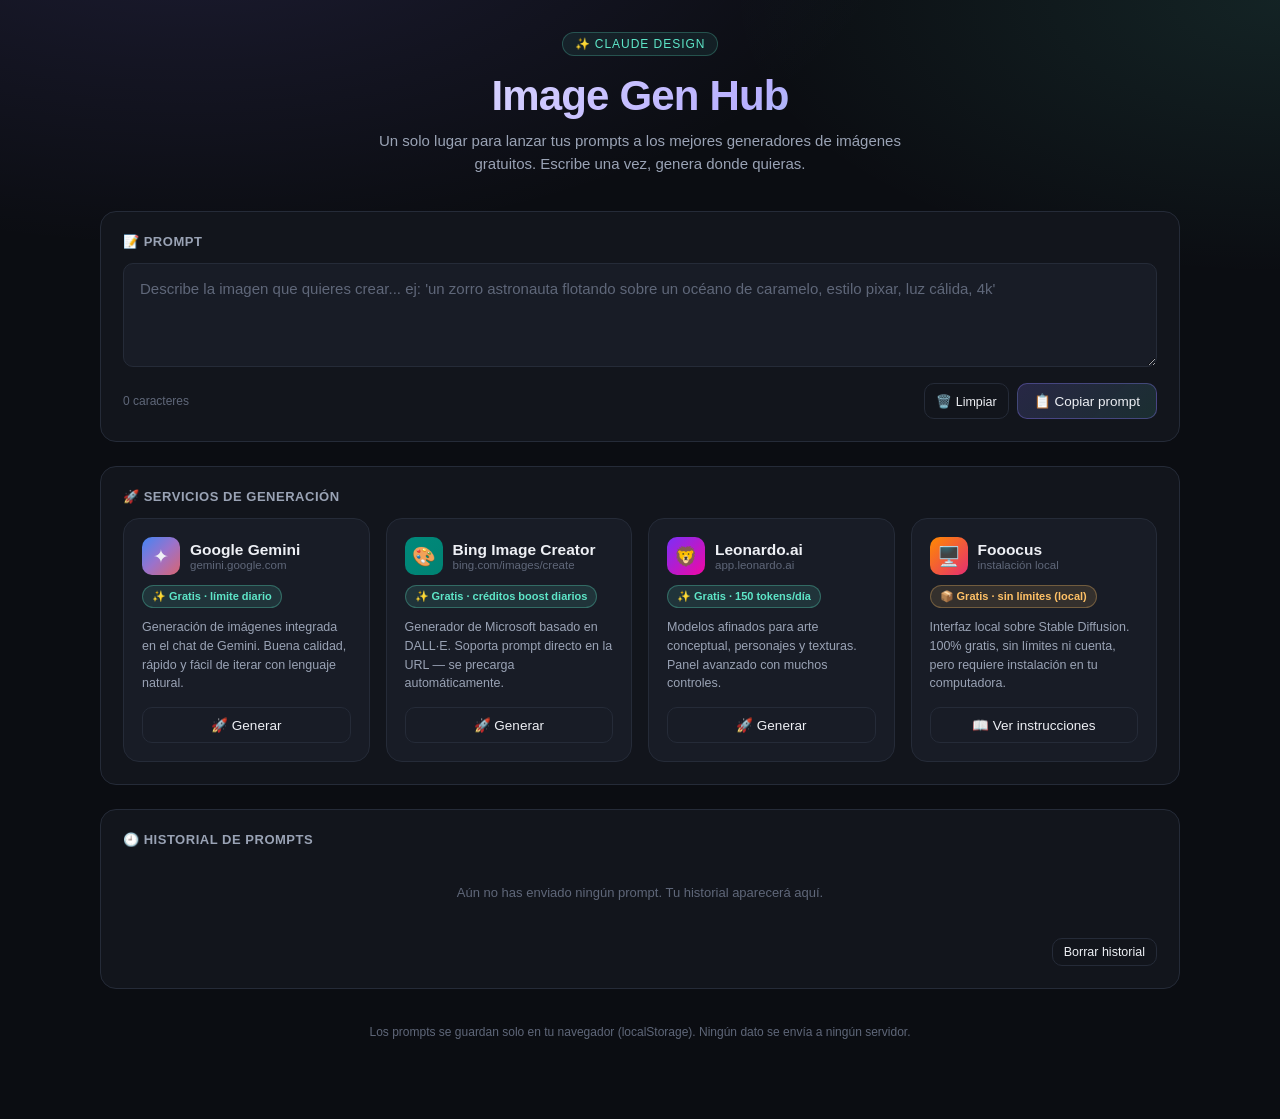
<file: image-gen-hub.html>
<!DOCTYPE html>
<html lang="es">
<head>
<meta charset="UTF-8">
<meta name="viewport" content="width=device-width, initial-scale=1.0">
<title>Claude Design — Image Gen Hub</title>
<style>
  :root{
    --bg:#0b0d12;
    --bg-elev:#12151c;
    --bg-elev-2:#181c26;
    --border:#252b38;
    --border-hover:#39415a;
    --text:#eef0f5;
    --text-dim:#9aa3b5;
    --text-faint:#5f6779;
    --accent:#8b7bff;
    --accent-2:#5ee6c8;
    --accent-glow:rgba(139,123,255,.35);
    --danger:#ff6b6b;
    --radius:16px;
    --radius-sm:10px;
    font-family:-apple-system,BlinkMacSystemFont,"Segoe UI",Inter,Roboto,Helvetica,Arial,sans-serif;
  }
  *{box-sizing:border-box;}
  html,body{margin:0;padding:0;}
  body{
    background:
      radial-gradient(1200px 600px at 15% -10%, rgba(139,123,255,.14), transparent 60%),
      radial-gradient(1000px 500px at 100% 0%, rgba(94,230,200,.10), transparent 55%),
      var(--bg);
    color:var(--text);
    min-height:100vh;
    padding:32px 20px 80px;
  }
  .wrap{max-width:1080px;margin:0 auto;}

  header{
    text-align:center;
    margin-bottom:36px;
  }
  header .eyebrow{
    display:inline-flex;align-items:center;gap:6px;
    font-size:12px;letter-spacing:.08em;text-transform:uppercase;
    color:var(--accent-2);
    background:rgba(94,230,200,.08);
    border:1px solid rgba(94,230,200,.25);
    padding:4px 12px;border-radius:999px;
    margin-bottom:16px;
  }
  header h1{
    font-size:clamp(28px,4vw,42px);
    margin:0 0 10px;
    letter-spacing:-.02em;
    background:linear-gradient(135deg,#fff, #b9b0ff 60%, var(--accent-2));
    -webkit-background-clip:text;background-clip:text;color:transparent;
  }
  header p{
    color:var(--text-dim);
    font-size:15px;
    max-width:540px;
    margin:0 auto;
    line-height:1.5;
  }

  .panel{
    background:var(--bg-elev);
    border:1px solid var(--border);
    border-radius:var(--radius);
    padding:22px;
    margin-bottom:24px;
  }
  .panel-title{
    font-size:13px;
    font-weight:600;
    letter-spacing:.04em;
    text-transform:uppercase;
    color:var(--text-dim);
    margin:0 0 14px;
    display:flex;align-items:center;gap:8px;
  }

  textarea#prompt{
    width:100%;
    min-height:104px;
    resize:vertical;
    background:var(--bg-elev-2);
    border:1px solid var(--border);
    border-radius:var(--radius-sm);
    color:var(--text);
    font-size:15px;
    line-height:1.5;
    padding:14px 16px;
    font-family:inherit;
    outline:none;
    transition:border-color .15s, box-shadow .15s;
  }
  textarea#prompt::placeholder{color:var(--text-faint);}
  textarea#prompt:focus{
    border-color:var(--accent);
    box-shadow:0 0 0 3px var(--accent-glow);
  }

  .prompt-toolbar{
    display:flex;
    justify-content:space-between;
    align-items:center;
    margin-top:12px;
    gap:10px;
    flex-wrap:wrap;
  }
  .char-count{font-size:12px;color:var(--text-faint);}

  .btn{
    display:inline-flex;align-items:center;gap:8px;
    border:1px solid var(--border);
    background:var(--bg-elev-2);
    color:var(--text);
    padding:9px 16px;
    border-radius:var(--radius-sm);
    font-size:13.5px;
    font-weight:500;
    cursor:pointer;
    transition:all .15s;
    font-family:inherit;
  }
  .btn:hover{border-color:var(--border-hover);background:#1e2330;transform:translateY(-1px);}
  .btn:active{transform:translateY(0);}
  .btn-ghost{background:transparent;}
  .btn-sm{padding:6px 11px;font-size:12.5px;}
  .btn-danger:hover{border-color:rgba(255,107,107,.5);color:var(--danger);}

  .btn-copy{
    background:linear-gradient(135deg, rgba(139,123,255,.18), rgba(94,230,200,.12));
    border-color:rgba(139,123,255,.35);
  }
  .btn-copy:hover{border-color:var(--accent);}
  .btn-copy.copied{
    background:rgba(94,230,200,.18);
    border-color:var(--accent-2);
    color:var(--accent-2);
  }

  .services{
    display:grid;
    grid-template-columns:repeat(auto-fit, minmax(230px,1fr));
    gap:16px;
  }

  .service-card{
    position:relative;
    background:var(--bg-elev-2);
    border:1px solid var(--border);
    border-radius:var(--radius);
    padding:18px;
    display:flex;
    flex-direction:column;
    gap:10px;
    transition:border-color .15s, transform .15s;
  }
  .service-card:hover{border-color:var(--border-hover);transform:translateY(-2px);}

  .service-head{
    display:flex;align-items:center;gap:10px;
  }
  .service-icon{
    width:38px;height:38px;
    border-radius:10px;
    display:flex;align-items:center;justify-content:center;
    font-size:19px;
    flex-shrink:0;
  }
  .service-name{font-weight:600;font-size:15.5px;}
  .service-sub{font-size:11.5px;color:var(--text-faint);}

  .service-desc{font-size:12.5px;color:var(--text-dim);line-height:1.5;flex-grow:1;}

  .tier-badge{
    display:inline-flex;align-items:center;gap:5px;
    font-size:11px;font-weight:600;
    padding:4px 9px;
    border-radius:999px;
    width:fit-content;
  }
  .tier-free{background:rgba(94,230,200,.12);color:var(--accent-2);border:1px solid rgba(94,230,200,.3);}
  .tier-local{background:rgba(255,193,102,.12);color:#ffc166;border:1px solid rgba(255,193,102,.3);}

  .service-action{
    display:flex;gap:8px;margin-top:4px;
  }
  .service-action .btn{flex:1;justify-content:center;}

  .icon-gemini{background:linear-gradient(135deg,#4285f4,#9b72cb,#d96570);}
  .icon-bing{background:linear-gradient(135deg,#00897b,#008373);}
  .icon-leonardo{background:linear-gradient(135deg,#7b2ff7,#f107a3);}
  .icon-fooocus{background:linear-gradient(135deg,#ff8a00,#e52e71);}

  .history-list{
    display:flex;flex-direction:column;gap:8px;
    max-height:340px;overflow-y:auto;
    padding-right:4px;
  }
  .history-list::-webkit-scrollbar{width:6px;}
  .history-list::-webkit-scrollbar-thumb{background:var(--border-hover);border-radius:3px;}

  .history-item{
    background:var(--bg-elev-2);
    border:1px solid var(--border);
    border-radius:var(--radius-sm);
    padding:11px 13px;
    display:flex;justify-content:space-between;align-items:flex-start;
    gap:10px;
  }
  .history-text{font-size:13px;color:var(--text);line-height:1.4;flex:1;cursor:pointer;}
  .history-text:hover{color:var(--accent-2);}
  .history-meta{font-size:10.5px;color:var(--text-faint);margin-top:4px;}
  .history-actions{display:flex;gap:6px;flex-shrink:0;}
  .icon-btn{
    background:transparent;border:none;color:var(--text-faint);
    cursor:pointer;font-size:14px;padding:4px 6px;border-radius:6px;
    transition:color .15s, background .15s;
  }
  .icon-btn:hover{color:var(--text);background:var(--bg-elev);}

  .empty-state{
    text-align:center;
    color:var(--text-faint);
    font-size:13px;
    padding:24px 0;
  }

  .modal-backdrop{
    position:fixed;inset:0;
    background:rgba(5,6,10,.72);
    backdrop-filter:blur(3px);
    display:none;
    align-items:center;justify-content:center;
    z-index:100;
    padding:20px;
  }
  .modal-backdrop.open{display:flex;}
  .modal{
    background:var(--bg-elev);
    border:1px solid var(--border);
    border-radius:var(--radius);
    padding:26px;
    max-width:440px;
    width:100%;
    box-shadow:0 20px 60px rgba(0,0,0,.5);
  }
  .modal h3{margin:0 0 6px;font-size:18px;display:flex;align-items:center;gap:9px;}
  .modal p{color:var(--text-dim);font-size:13.5px;line-height:1.55;margin:10px 0;}
  .modal ol{color:var(--text-dim);font-size:13.5px;line-height:1.7;padding-left:20px;margin:10px 0;}
  .modal code{
    background:var(--bg-elev-2);
    border:1px solid var(--border);
    padding:2px 6px;border-radius:5px;
    font-size:12.5px;color:var(--accent-2);
  }
  .modal-prompt-box{
    background:var(--bg-elev-2);
    border:1px solid var(--border);
    border-radius:var(--radius-sm);
    padding:11px 13px;
    font-size:13px;
    color:var(--text);
    margin:12px 0;
    word-break:break-word;
    max-height:110px;overflow-y:auto;
  }
  .modal-footer{display:flex;justify-content:flex-end;gap:10px;margin-top:18px;}

  .toast{
    position:fixed;
    bottom:24px;left:50%;
    transform:translateX(-50%) translateY(20px);
    background:var(--bg-elev-2);
    border:1px solid var(--accent-2);
    color:var(--text);
    padding:11px 20px;
    border-radius:999px;
    font-size:13.5px;
    box-shadow:0 10px 30px rgba(0,0,0,.4);
    opacity:0;
    pointer-events:none;
    transition:opacity .2s, transform .2s;
    z-index:200;
  }
  .toast.show{opacity:1;transform:translateX(-50%) translateY(0);}

  footer{
    text-align:center;
    color:var(--text-faint);
    font-size:12px;
    margin-top:36px;
  }
</style>
</head>
<body>
<div class="wrap">

  <header>
    <div class="eyebrow">✨ Claude Design</div>
    <h1>Image Gen Hub</h1>
    <p>Un solo lugar para lanzar tus prompts a los mejores generadores de imágenes gratuitos. Escribe una vez, genera donde quieras.</p>
  </header>

  <section class="panel">
    <h2 class="panel-title">📝 Prompt</h2>
    <textarea id="prompt" placeholder="Describe la imagen que quieres crear... ej: 'un zorro astronauta flotando sobre un océano de caramelo, estilo pixar, luz cálida, 4k'"></textarea>
    <div class="prompt-toolbar">
      <span class="char-count"><span id="charCount">0</span> caracteres</span>
      <div style="display:flex;gap:8px;">
        <button class="btn btn-ghost btn-sm" id="clearBtn">🗑️ Limpiar</button>
        <button class="btn btn-copy" id="copyBtn">📋 Copiar prompt</button>
      </div>
    </div>
  </section>

  <section class="panel">
    <h2 class="panel-title">🚀 Servicios de generación</h2>
    <div class="services" id="services"></div>
  </section>

  <section class="panel">
    <h2 class="panel-title">🕘 Historial de prompts</h2>
    <div id="historyWrap">
      <div class="history-list" id="historyList"></div>
      <div class="empty-state" id="emptyState">Aún no has enviado ningún prompt. Tu historial aparecerá aquí.</div>
    </div>
    <div style="margin-top:14px; text-align:right;">
      <button class="btn btn-ghost btn-sm btn-danger" id="clearHistoryBtn">Borrar historial</button>
    </div>
  </section>

  <footer>Los prompts se guardan solo en tu navegador (localStorage). Ningún dato se envía a ningún servidor.</footer>
</div>

<div class="modal-backdrop" id="modalBackdrop">
  <div class="modal" id="modal"></div>
</div>

<div class="toast" id="toast"></div>

<script>
(function(){
  "use strict";

  const STORAGE_KEY = "image_gen_hub_history_v1";
  const MAX_HISTORY = 50;

  const SERVICES = [
    {
      id: "gemini",
      name: "Google Gemini",
      icon: "✦",
      iconClass: "icon-gemini",
      sub: "gemini.google.com",
      desc: "Generación de imágenes integrada en el chat de Gemini. Buena calidad, rápido y fácil de iterar con lenguaje natural.",
      tier: { label: "Gratis · límite diario", type: "free" },
      baseUrl: "https://gemini.google.com/app",
      supportsUrlPrompt: false,
      instructions: [
        "Se abrirá Gemini en una pestaña nueva.",
        "Tu prompt ya fue copiado al portapapeles — solo pégalo (Cmd/Ctrl+V) en el cuadro de chat.",
        "Pide explícitamente 'genera una imagen de...' para activar el modo imagen."
      ]
    },
    {
      id: "bing",
      name: "Bing Image Creator",
      icon: "🎨",
      iconClass: "icon-bing",
      sub: "bing.com/images/create",
      desc: "Generador de Microsoft basado en DALL·E. Soporta prompt directo en la URL — se precarga automáticamente.",
      tier: { label: "Gratis · créditos boost diarios", type: "free" },
      baseUrl: "https://www.bing.com/images/create",
      supportsUrlPrompt: true,
      urlParam: "q",
      instructions: [
        "Se abrirá Bing Image Creator con tu prompt ya escrito en el campo de búsqueda.",
        "Solo presiona 'Crear' (o Enter) en la página para generar."
      ]
    },
    {
      id: "leonardo",
      name: "Leonardo.ai",
      icon: "🦁",
      iconClass: "icon-leonardo",
      sub: "app.leonardo.ai",
      desc: "Modelos afinados para arte conceptual, personajes y texturas. Panel avanzado con muchos controles.",
      tier: { label: "Gratis · 150 tokens/día", type: "free" },
      baseUrl: "https://app.leonardo.ai/image-generation",
      supportsUrlPrompt: false,
      instructions: [
        "Se abrirá el generador de Leonardo.ai en una pestaña nueva.",
        "Tu prompt ya fue copiado al portapapeles — pégalo (Cmd/Ctrl+V) en el campo de prompt.",
        "Elige un modelo (ej. Phoenix o Flux) y presiona 'Generate'."
      ]
    },
    {
      id: "fooocus",
      name: "Fooocus",
      icon: "🖥️",
      iconClass: "icon-fooocus",
      sub: "instalación local",
      desc: "Interfaz local sobre Stable Diffusion. 100% gratis, sin límites ni cuenta, pero requiere instalación en tu computadora.",
      tier: { label: "Gratis · sin límites (local)", type: "local" },
      baseUrl: null,
      supportsUrlPrompt: false,
      isLocal: true,
      instructions: [
        "Fooocus es una app de escritorio, no una web — no se puede abrir desde aquí.",
        "1. Descarga Fooocus desde su repositorio oficial en GitHub (busca 'lllyasviel/Fooocus').",
        "2. Sigue las instrucciones de instalación para tu sistema operativo (requiere GPU NVIDIA para buen rendimiento).",
        "3. Abre la app local, pega tu prompt (ya copiado al portapapeles) en el campo de texto y genera.",
      ]
    }
  ];

  const promptEl = document.getElementById("prompt");
  const charCountEl = document.getElementById("charCount");
  const copyBtn = document.getElementById("copyBtn");
  const clearBtn = document.getElementById("clearBtn");
  const servicesEl = document.getElementById("services");
  const historyList = document.getElementById("historyList");
  const emptyState = document.getElementById("emptyState");
  const clearHistoryBtn = document.getElementById("clearHistoryBtn");
  const modalBackdrop = document.getElementById("modalBackdrop");
  const modal = document.getElementById("modal");
  const toastEl = document.getElementById("toast");

  function showToast(msg){
    toastEl.textContent = msg;
    toastEl.classList.add("show");
    clearTimeout(showToast._t);
    showToast._t = setTimeout(()=> toastEl.classList.remove("show"), 2200);
  }

  function getPrompt(){
    return promptEl.value.trim();
  }

  function updateCharCount(){
    charCountEl.textContent = promptEl.value.length;
  }
  promptEl.addEventListener("input", updateCharCount);
  updateCharCount();

  async function copyToClipboard(text){
    try{
      await navigator.clipboard.writeText(text);
      return true;
    }catch(e){
      try{
        const ta = document.createElement("textarea");
        ta.value = text;
        ta.style.position = "fixed";
        ta.style.opacity = "0";
        document.body.appendChild(ta);
        ta.select();
        document.execCommand("copy");
        document.body.removeChild(ta);
        return true;
      }catch(e2){
        return false;
      }
    }
  }

  copyBtn.addEventListener("click", async function(){
    const text = getPrompt();
    if(!text){
      showToast("Escribe un prompt primero");
      return;
    }
    const ok = await copyToClipboard(text);
    if(ok){
      copyBtn.classList.add("copied");
      copyBtn.textContent = "✅ Copiado";
      showToast("Prompt copiado al portapapeles");
      setTimeout(()=>{
        copyBtn.classList.remove("copied");
        copyBtn.innerHTML = "📋 Copiar prompt";
      }, 1600);
    }else{
      showToast("No se pudo copiar automáticamente");
    }
  });

  clearBtn.addEventListener("click", function(){
    promptEl.value = "";
    updateCharCount();
    promptEl.focus();
  });

  // ---------- History (localStorage) ----------
  function loadHistory(){
    try{
      const raw = localStorage.getItem(STORAGE_KEY);
      return raw ? JSON.parse(raw) : [];
    }catch(e){
      return [];
    }
  }

  function saveHistory(list){
    try{
      localStorage.setItem(STORAGE_KEY, JSON.stringify(list));
    }catch(e){}
  }

  function addToHistory(text, serviceId){
    if(!text) return;
    let list = loadHistory();
    list = list.filter(item => item.text !== text);
    list.unshift({
      text: text,
      service: serviceId,
      date: new Date().toISOString()
    });
    if(list.length > MAX_HISTORY) list = list.slice(0, MAX_HISTORY);
    saveHistory(list);
    renderHistory();
  }

  function formatDate(iso){
    const d = new Date(iso);
    const now = new Date();
    const sameDay = d.toDateString() === now.toDateString();
    const time = d.toLocaleTimeString([], {hour:"2-digit", minute:"2-digit"});
    if(sameDay) return "Hoy · " + time;
    return d.toLocaleDateString([], {day:"2-digit", month:"short"}) + " · " + time;
  }

  function serviceMeta(id){
    return SERVICES.find(s => s.id === id) || null;
  }

  function renderHistory(){
    const list = loadHistory();
    historyList.innerHTML = "";
    if(list.length === 0){
      emptyState.style.display = "block";
      return;
    }
    emptyState.style.display = "none";

    list.forEach((item, idx) => {
      const svc = serviceMeta(item.service);
      const row = document.createElement("div");
      row.className = "history-item";

      const left = document.createElement("div");
      left.style.flex = "1";
      const textEl = document.createElement("div");
      textEl.className = "history-text";
      textEl.textContent = item.text;
      textEl.title = "Click para reusar este prompt";
      textEl.addEventListener("click", ()=>{
        promptEl.value = item.text;
        updateCharCount();
        promptEl.focus();
        window.scrollTo({top:0, behavior:"smooth"});
      });
      const metaEl = document.createElement("div");
      metaEl.className = "history-meta";
      metaEl.textContent = formatDate(item.date) + (svc ? " · " + svc.icon + " " + svc.name : "");
      left.appendChild(textEl);
      left.appendChild(metaEl);

      const actions = document.createElement("div");
      actions.className = "history-actions";

      const copyItemBtn = document.createElement("button");
      copyItemBtn.className = "icon-btn";
      copyItemBtn.title = "Copiar";
      copyItemBtn.textContent = "📋";
      copyItemBtn.addEventListener("click", async ()=>{
        const ok = await copyToClipboard(item.text);
        showToast(ok ? "Prompt copiado" : "No se pudo copiar");
      });

      const delBtn = document.createElement("button");
      delBtn.className = "icon-btn";
      delBtn.title = "Eliminar";
      delBtn.textContent = "✕";
      delBtn.addEventListener("click", ()=>{
        const l = loadHistory();
        l.splice(idx, 1);
        saveHistory(l);
        renderHistory();
      });

      actions.appendChild(copyItemBtn);
      actions.appendChild(delBtn);

      row.appendChild(left);
      row.appendChild(actions);
      historyList.appendChild(row);
    });
  }

  clearHistoryBtn.addEventListener("click", function(){
    if(loadHistory().length === 0) return;
    if(confirm("¿Borrar todo el historial de prompts? Esta acción no se puede deshacer.")){
      saveHistory([]);
      renderHistory();
      showToast("Historial borrado");
    }
  });

  // ---------- Modal ----------
  function openModal(html){
    modal.innerHTML = html;
    modalBackdrop.classList.add("open");
    const closeBtn = modal.querySelector("[data-close]");
    if(closeBtn) closeBtn.addEventListener("click", closeModal);
  }
  function closeModal(){
    modalBackdrop.classList.remove("open");
  }
  modalBackdrop.addEventListener("click", function(e){
    if(e.target === modalBackdrop) closeModal();
  });
  document.addEventListener("keydown", function(e){
    if(e.key === "Escape") closeModal();
  });

  function escapeHtml(str){
    const div = document.createElement("div");
    div.textContent = str;
    return div.innerHTML;
  }

  // ---------- Launch logic ----------
  async function launchService(svc){
    const text = getPrompt();
    if(!text){
      showToast("Escribe un prompt antes de generar");
      promptEl.focus();
      return;
    }

    if(svc.isLocal){
      openModal(`
        <h3>${svc.icon} ${svc.name}</h3>
        <span class="tier-badge tier-local">📦 ${svc.tier.label}</span>
        <p>Fooocus es una aplicación de escritorio que corre Stable Diffusion en tu propia computadora — no se abre desde el navegador.</p>
        <ol>${svc.instructions.map(i => `<li>${escapeHtml(i)}</li>`).join("")}</ol>
        <div class="modal-prompt-box">${escapeHtml(text)}</div>
        <div class="modal-footer">
          <button class="btn btn-copy" id="modalCopyBtn">📋 Copiar prompt</button>
          <button class="btn" data-close>Cerrar</button>
        </div>
      `);
      const mCopy = document.getElementById("modalCopyBtn");
      if(mCopy) mCopy.addEventListener("click", async ()=>{
        const ok = await copyToClipboard(text);
        showToast(ok ? "Prompt copiado" : "No se pudo copiar");
      });
      addToHistory(text, svc.id);
      return;
    }

    // Always copy prompt to clipboard for convenience
    const copied = await copyToClipboard(text);

    let url = svc.baseUrl;
    if(svc.supportsUrlPrompt){
      const sep = url.includes("?") ? "&" : "?";
      url = url + sep + svc.urlParam + "=" + encodeURIComponent(text);
    }

    window.open(url, "_blank", "noopener,noreferrer");

    if(!svc.supportsUrlPrompt){
      openModal(`
        <h3>${svc.icon} ${svc.name}</h3>
        <span class="tier-badge tier-free">✨ ${svc.tier.label}</span>
        <p>${copied ? "Tu prompt ya fue copiado al portapapeles." : "No se pudo copiar automáticamente — cópialo manualmente abajo."} Pégalo en ${svc.name} para generar tu imagen.</p>
        <ol>${svc.instructions.map(i => `<li>${escapeHtml(i)}</li>`).join("")}</ol>
        <div class="modal-prompt-box">${escapeHtml(text)}</div>
        <div class="modal-footer">
          <button class="btn btn-copy" id="modalCopyBtn2">📋 Copiar de nuevo</button>
          <button class="btn" data-close>Cerrar</button>
        </div>
      `);
      const mCopy2 = document.getElementById("modalCopyBtn2");
      if(mCopy2) mCopy2.addEventListener("click", async ()=>{
        const ok = await copyToClipboard(text);
        showToast(ok ? "Prompt copiado" : "No se pudo copiar");
      });
    }else{
      showToast(`Abriendo ${svc.name} con tu prompt precargado…`);
    }

    addToHistory(text, svc.id);
  }

  // ---------- Render service cards ----------
  function renderServices(){
    servicesEl.innerHTML = "";
    SERVICES.forEach(svc => {
      const card = document.createElement("div");
      card.className = "service-card";

      const tierClass = svc.tier.type === "free" ? "tier-free" : "tier-local";
      const tierIcon = svc.tier.type === "free" ? "✨" : "📦";

      card.innerHTML = `
        <div class="service-head">
          <div class="service-icon ${svc.iconClass}">${svc.icon}</div>
          <div>
            <div class="service-name">${svc.name}</div>
            <div class="service-sub">${svc.sub}</div>
          </div>
        </div>
        <span class="tier-badge ${tierClass}">${tierIcon} ${svc.tier.label}</span>
        <div class="service-desc">${svc.desc}</div>
        <div class="service-action">
          <button class="btn btn-launch" style="justify-content:center;">
            ${svc.isLocal ? "📖 Ver instrucciones" : "🚀 Generar"}
          </button>
        </div>
      `;

      const launchBtn = card.querySelector(".btn-launch");
      launchBtn.addEventListener("click", () => launchService(svc));

      servicesEl.appendChild(card);
    });
  }

  renderServices();
  renderHistory();
})();
</script>
</body>
</html>
</file>
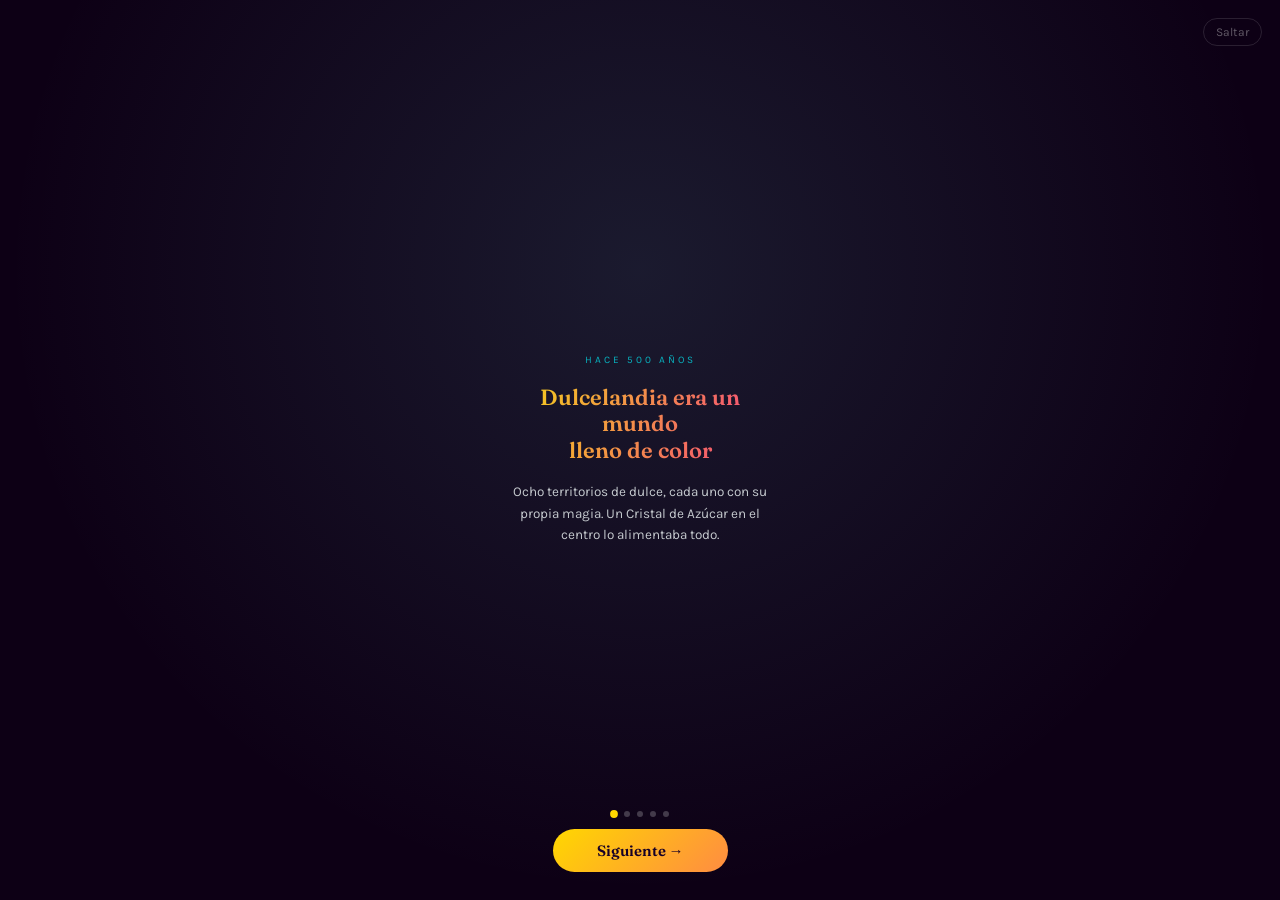
<file: index-v2.html>
<!DOCTYPE html>
<html lang="es">
<head>
<meta charset="UTF-8">
<meta name="viewport" content="width=device-width, initial-scale=1.0, maximum-scale=1.0, user-scalable=no">
<title>Sugar Clash: Dulcelandia</title>
<link rel="manifest" href="manifest.json">
<meta name="theme-color" content="#0D0015">
<link rel="apple-touch-icon" href="icon.svg">
<meta name="apple-mobile-web-app-capable" content="yes">
<meta name="apple-mobile-web-app-status-bar-style" content="black-translucent">
<link href="https://fonts.googleapis.com/css2?family=Fraunces:wght@500;600&family=Karla:wght@400;600;700&display=swap" rel="stylesheet">
<style>
:root{
  --navy:#170027; --navy2:#20063A; --gold:#FFD700; --candy:#FF2D7A; --crystal:#00F5FF;
  --green:#00FF88; --purple:#9B59B6; --cream:#F3E6FF; --dark:#0D0015;
  --neon-orange:#FF6B00;
}
*{margin:0;padding:0;box-sizing:border-box;-webkit-tap-highlight-color:transparent}
html,body{height:100%;overflow:hidden;background:var(--dark);font-family:'Karla',sans-serif;color:var(--cream)}
#app{position:fixed;inset:0;display:flex;align-items:center;justify-content:center;overflow:hidden}
.screen{position:absolute;inset:0;display:none;flex-direction:column;opacity:0;transition:opacity .4s}
.screen.active{display:flex;opacity:1}
button{font-family:'Karla',sans-serif;cursor:pointer;border:none}

/* ===== TITLE ===== */
#screen-title{align-items:center;justify-content:center;text-align:center;background:radial-gradient(ellipse at 50% 20%,#2A0845 0%,var(--dark) 70%);gap:18px;padding:24px}
.logo{font-family:'Fraunces',serif;font-weight:600;font-size:clamp(30px,8vw,52px);line-height:1.05;background:linear-gradient(110deg,var(--gold),var(--candy) 55%,var(--crystal));-webkit-background-clip:text;background-clip:text;color:transparent}
.logo-sub{font-size:13px;letter-spacing:.3em;text-transform:uppercase;color:var(--crystal);opacity:.85}
#confite-title{width:88px;height:78px;animation:bob 2.4s ease-in-out infinite}
@keyframes bob{0%,100%{transform:translateY(0)}50%{transform:translateY(-10px)}}
.btn-play{font-family:'Fraunces',serif;font-weight:600;font-size:19px;padding:14px 52px;border-radius:50px;background:linear-gradient(135deg,var(--gold),#FF8C42);color:var(--navy);box-shadow:0 8px 26px rgba(245,184,0,.4);animation:pulse 2s ease-in-out infinite}
@keyframes pulse{0%,100%{transform:scale(1)}50%{transform:scale(1.04)}}
.btn-ghost{font-size:13px;font-weight:600;letter-spacing:.05em;padding:9px 22px;border-radius:50px;background:transparent;border:1px solid rgba(255,255,255,.25);color:rgba(255,255,255,.7)}
.sugar-p{position:absolute;bottom:-12px;border-radius:50%;pointer-events:none;opacity:0;animation:rise linear infinite}
@keyframes rise{0%{transform:translateY(0) translateX(0) scale(1);opacity:0}8%{opacity:.75}60%{opacity:.4}100%{transform:translateY(-108vh) translateX(24px) scale(.6);opacity:0}}
.fog{position:absolute;width:150%;height:42%;left:-25%;border-radius:50%;filter:blur(46px);pointer-events:none;animation:fogdrift 16s ease-in-out infinite alternate}
@keyframes fogdrift{from{transform:translateX(-5%);opacity:.30}to{transform:translateX(5%);opacity:.10}}
.logo{animation:logoGlow 3.2s ease-in-out infinite alternate}
@keyframes logoGlow{from{filter:drop-shadow(0 0 6px rgba(245,184,0,.15))}to{filter:drop-shadow(0 0 16px rgba(255,92,138,.35))}}

/* ===== WORLD (mapa mundial) ===== */
#screen-world{padding:18px 16px 24px;gap:12px}
.world-header{display:flex;align-items:center;justify-content:space-between;gap:10px}
.world-title{font-family:'Fraunces',serif;font-weight:600;font-size:22px;color:var(--gold)}
.world-sub{font-size:12px;color:var(--crystal);margin-top:2px}
#world-restore-track{background:rgba(255,255,255,.08);border-radius:99px;height:8px;overflow:hidden}
#world-restore-fill{height:100%;width:0%;background:linear-gradient(90deg,var(--candy),var(--gold),var(--crystal));border-radius:99px;transition:width .6s}
#world-list{flex:1;overflow-y:auto;display:flex;flex-direction:column;gap:14px;padding:8px 2px 16px;position:relative}
#world-list::before{content:"";position:absolute;left:50%;top:10px;bottom:10px;border-left:2px dashed rgba(255,255,255,.12)}
.territory-card{position:relative;width:88%;border-radius:18px;padding:12px 14px;display:flex;gap:12px;align-items:center;background:rgba(255,255,255,.05);border:1px solid rgba(255,255,255,.12);transition:transform .15s,filter 1.2s;cursor:pointer;z-index:1}
.territory-card:nth-child(odd){align-self:flex-start}
.territory-card:nth-child(even){align-self:flex-end}
.territory-card:active{transform:scale(.97)}
.territory-card.locked{cursor:pointer;opacity:.5}
.territory-card.restored{border-color:rgba(245,184,0,.45);box-shadow:0 0 18px rgba(245,184,0,.18);animation:restoredPulse 3s ease-in-out infinite}
@keyframes restoredPulse{0%,100%{box-shadow:0 0 12px rgba(245,184,0,.15)}50%{box-shadow:0 0 28px rgba(245,184,0,.35)}}
.t-icon{width:52px;height:52px;border-radius:14px;display:flex;align-items:center;justify-content:center;font-size:26px;flex-shrink:0;border:1px solid rgba(255,255,255,.18)}
.t-info{flex:1;min-width:0}
.t-name{font-family:'Fraunces',serif;font-weight:600;font-size:15px;color:var(--cream)}
.t-desc{font-size:11px;color:rgba(255,255,255,.55);margin-top:1px;line-height:1.35}
.t-bar{margin-top:7px;background:rgba(255,255,255,.1);height:6px;border-radius:99px;overflow:hidden}
.t-fill{height:100%;border-radius:99px;transition:width .6s}
.t-pct{font-size:10px;color:var(--crystal);margin-top:3px}

.village-entry{display:flex;align-items:center;gap:10px;background:linear-gradient(135deg,rgba(245,184,0,.14),rgba(255,92,138,.08));border:1px solid rgba(245,184,0,.3);border-radius:14px;padding:10px 14px;cursor:pointer;transition:transform .15s}
.village-entry:active{transform:scale(.97)}
.village-entry-icon{font-size:28px}
.village-entry-text{flex:1;min-width:0}
.village-entry-text b{font-size:13px;color:var(--cream)}
.village-entry-sub{font-size:11px;color:rgba(255,255,255,.55);margin-top:1px}
.village-entry-coins{font-size:12px;font-weight:600;color:var(--gold);white-space:nowrap}

/* ===== VILLAGE (Aldea) ===== */
#screen-village{padding:18px 16px 24px;gap:12px}
.village-header{display:flex;align-items:center;gap:10px}
.village-title{font-family:'Fraunces',serif;font-weight:600;font-size:18px;color:var(--gold);flex:1}
.coin-badge{font-size:13px;font-weight:600;color:var(--gold);background:rgba(245,184,0,.12);border:1px solid rgba(245,184,0,.3);border-radius:99px;padding:6px 12px}
.village-sub{font-size:12px;color:var(--crystal)}
#village-restore-track{background:rgba(255,255,255,.08);border-radius:99px;height:8px;overflow:hidden}
#village-restore-fill{height:100%;width:0%;background:linear-gradient(90deg,var(--gold),var(--candy));border-radius:99px;transition:width .6s}
#village-grid{flex:1;overflow-y:auto;display:grid;grid-template-columns:repeat(2,1fr);gap:12px;padding:6px 2px 16px;align-content:start}
.plot{border-radius:16px;padding:16px 12px;display:flex;flex-direction:column;align-items:center;gap:6px;text-align:center;background:rgba(255,255,255,.05);border:1px solid rgba(255,255,255,.12);transition:transform .15s;cursor:pointer}
.plot:active{transform:scale(.96)}
.plot.built{background:rgba(46,213,115,.1);border-color:rgba(46,213,115,.35);cursor:default}
.plot.locked{opacity:.4;cursor:default}
.plot-icon{font-size:32px}
.plot-name{font-family:'Fraunces',serif;font-weight:600;font-size:12.5px;color:var(--cream);line-height:1.25}
.plot-cost{font-size:11px;color:var(--gold)}
.plot-status{font-size:10px;color:rgba(255,255,255,.5);text-transform:uppercase;letter-spacing:.04em}

/* ===== ACHIEVEMENTS (Logros) ===== */
#screen-achievements{padding:18px 16px 24px;gap:14px}
#achv-grid{flex:1;overflow-y:auto;display:grid;grid-template-columns:repeat(2,1fr);gap:12px;padding:6px 2px 16px;align-content:start}
.badge{border-radius:16px;padding:16px 12px;display:flex;flex-direction:column;align-items:center;gap:6px;text-align:center;background:rgba(255,255,255,.05);border:1px solid rgba(255,255,255,.12);opacity:.5}
.badge.unlocked{background:rgba(245,184,0,.1);border-color:rgba(245,184,0,.4);opacity:1}
.badge-icon{font-size:32px}
.badge-name{font-family:'Fraunces',serif;font-weight:600;font-size:12.5px;color:var(--cream);line-height:1.25}
.badge-desc{font-size:10.5px;color:rgba(255,255,255,.55);line-height:1.3}
.badge-status{font-size:10px;color:var(--gold);text-transform:uppercase;letter-spacing:.04em;font-weight:600}
.badge-progress{font-size:10px;color:rgba(255,255,255,.5)}
.achv-toast{position:fixed;top:84px;left:50%;transform:translateX(-50%);display:flex;align-items:center;gap:10px;background:linear-gradient(135deg,#2A0845,var(--dark));border:1px solid rgba(245,184,0,.5);border-radius:14px;padding:10px 18px;box-shadow:0 8px 26px rgba(0,0,0,.4);z-index:50;max-width:88vw;animation:achvToast 2.6s ease forwards}
.achv-toast-icon{font-size:26px}
.achv-toast-title{font-size:10px;color:var(--gold);text-transform:uppercase;letter-spacing:.04em}
.achv-toast-name{font-family:'Fraunces',serif;font-weight:600;font-size:14px;color:var(--cream)}
@keyframes achvToast{0%{opacity:0;transform:translate(-50%,-16px)}10%{opacity:1;transform:translate(-50%,0)}85%{opacity:1;transform:translate(-50%,0)}100%{opacity:0;transform:translate(-50%,-10px)}}

/* ===== SETTINGS (Ajustes) ===== */
#screen-settings{padding:18px 16px 24px;gap:16px}
.settings-header{display:flex;align-items:center;gap:10px}
.settings-title{font-family:'Fraunces',serif;font-weight:600;font-size:19px;color:var(--gold)}
.settings-list{display:flex;flex-direction:column;gap:12px}
.settings-row{display:flex;align-items:center;gap:12px;background:rgba(255,255,255,.05);border:1px solid rgba(255,255,255,.12);border-radius:14px;padding:14px 16px;cursor:pointer;transition:transform .15s}
.settings-row:active{transform:scale(.98)}
.settings-row-label{flex:1;min-width:0}
.settings-row-title{font-size:14px;color:var(--cream);font-weight:600}
.settings-row-sub{font-size:11px;color:rgba(255,255,255,.5);margin-top:2px}
.settings-row-danger{border-color:rgba(255,92,138,.3);background:rgba(255,92,138,.06)}
.settings-section-title{font-family:'Fraunces',serif;font-size:14px;color:var(--crystal);opacity:.7;margin-top:6px;padding:0 2px}
.settings-stats-grid{display:grid;grid-template-columns:repeat(2,1fr);gap:10px;padding-bottom:16px}
.stat-tile{background:rgba(255,255,255,.05);border:1px solid rgba(255,255,255,.1);border-radius:14px;padding:12px 10px;display:flex;flex-direction:column;align-items:center;gap:4px}
.stat-tile-val{font-family:'Fraunces',serif;font-size:22px;font-weight:600;color:var(--gold)}
.stat-tile-lbl{font-size:11px;color:rgba(255,255,255,.5);text-align:center}
.settings-toggle{width:44px;height:26px;border-radius:99px;background:rgba(255,255,255,.15);position:relative;flex-shrink:0;transition:background .2s}
.settings-toggle.on{background:var(--green)}
.settings-toggle-knob{position:absolute;top:3px;left:3px;width:20px;height:20px;border-radius:50%;background:#fff;transition:left .2s}
.settings-toggle.on .settings-toggle-knob{left:21px}
.icon-btn{width:44px;height:44px;border-radius:50%;background:rgba(255,255,255,.08);border:1px solid rgba(255,255,255,.15);display:flex;align-items:center;justify-content:center;font-size:16px;flex-shrink:0}

/* ===== MINIGAMES (hub de modos) ===== */
#screen-minigames{padding:18px 16px 24px;gap:12px}
.mg-header{display:flex;align-items:center;gap:10px}
.mg-title{font-family:'Fraunces',serif;font-weight:600;font-size:19px;color:var(--gold);flex:1}
#mg-list{flex:1;overflow-y:auto;display:flex;flex-direction:column;gap:12px;padding:6px 2px 16px}
.mg-card{display:flex;align-items:center;gap:12px;background:rgba(255,255,255,.05);border:1px solid rgba(255,255,255,.12);border-radius:16px;padding:14px;cursor:pointer;transition:transform .15s}
.mg-card:active{transform:scale(.97)}
.mg-card.locked{cursor:default;opacity:.55}
.mg-icon{font-size:28px;width:52px;height:52px;border-radius:14px;display:flex;align-items:center;justify-content:center;background:rgba(255,255,255,.06);flex-shrink:0}
.mg-info{flex:1;min-width:0}
.mg-name{font-family:'Fraunces',serif;font-weight:600;font-size:15px;color:var(--cream)}
.mg-desc{font-size:11px;color:rgba(255,255,255,.55);margin-top:2px;line-height:1.35}
.mg-tag{font-size:9px;text-transform:uppercase;letter-spacing:.05em;font-weight:700;padding:3px 8px;border-radius:99px;margin-top:6px;display:inline-block}
.mg-tag.ready{background:rgba(46,213,115,.15);color:var(--green)}
.mg-tag.soon{background:rgba(255,255,255,.08);color:rgba(255,255,255,.5)}

/* ===== MOBA 5v5 (prototipo un jugador vs bots) ===== */
#screen-moba{padding:10px 10px 14px;gap:8px}
.mb-hud{display:flex;align-items:center;gap:8px}
.mb-hint{font-size:11px;color:rgba(255,255,255,.5);text-align:center}
.mb-stat{background:rgba(255,255,255,.06);border:1px solid rgba(255,255,255,.1);border-radius:10px;padding:6px 12px;text-align:center;flex:1}
.mb-val{font-family:'Fraunces',serif;font-weight:600;font-size:17px;line-height:1}
.mb-lbl{font-size:9px;color:rgba(255,255,255,.5);text-transform:uppercase;letter-spacing:.05em;margin-top:2px}
.mb-ability-btn{width:44px;height:44px;border-radius:50%;background:linear-gradient(135deg,var(--gold),#FF8C42);border:1px solid rgba(255,255,255,.25);color:var(--navy);font-size:17px;flex-shrink:0;font-weight:700}
.mb-ability-btn:disabled{opacity:.4;background:rgba(255,255,255,.08);color:rgba(255,255,255,.5)}
#mb-wrap{position:relative;flex:1;display:flex;align-items:center;justify-content:center;min-height:0}
#mb-canvas{background:linear-gradient(180deg,#3A1030,#2A0845,#170027);border-radius:14px;border:2px solid rgba(255,255,255,.15);touch-action:none;max-width:100%;max-height:100%}
#mb-overlay{position:absolute;inset:0;background:rgba(7,13,31,.92);display:none;align-items:center;justify-content:center;flex-direction:column;gap:14px;text-align:center;padding:24px;border-radius:14px;z-index:10}
#mb-overlay.on{display:flex}

/* ===== BATTLE ROYALE (prototipo: jugador vs 9 bots, zona) ===== */
#screen-br{padding:10px 10px 14px;gap:8px}
#br-wrap{position:relative;flex:1;display:flex;align-items:center;justify-content:center;min-height:0}
#br-canvas{background:linear-gradient(180deg,#2A0845,#170027);border-radius:14px;border:2px solid rgba(255,255,255,.15);touch-action:none;max-width:100%;max-height:100%}
#br-overlay{position:absolute;inset:0;background:rgba(7,13,31,.92);display:none;align-items:center;justify-content:center;flex-direction:column;gap:14px;text-align:center;padding:24px;border-radius:14px;z-index:10}
#br-overlay.on{display:flex}

/* ===== MAP ===== */
#screen-map{padding:18px 16px 24px;gap:14px}
.map-header{display:flex;align-items:center;justify-content:space-between;gap:10px}
.map-title{font-family:'Fraunces',serif;font-weight:600;font-size:20px;color:var(--gold)}
.stars-total{font-size:13px;color:var(--crystal);display:flex;align-items:center;gap:5px}
#confite-map{width:46px;height:42px;cursor:pointer}
.territory-banner{background:linear-gradient(135deg,rgba(255,92,138,.15),rgba(255,140,66,.1));border:1px solid rgba(245,184,0,.3);border-radius:14px;padding:10px 14px;font-size:13px;color:var(--cream)}
.territory-banner b{color:var(--gold)}
#confite-bubble,#confite-world-bubble{font-size:12px;color:var(--crystal);background:rgba(127,216,232,.08);border:1px solid rgba(127,216,232,.25);border-radius:12px;padding:8px 12px;min-height:18px;transition:opacity .3s}
#level-grid{flex:1;overflow-y:auto;display:grid;grid-template-columns:repeat(3,1fr);gap:12px;padding:6px 2px 12px;align-content:start}
.level-node{aspect-ratio:1;border-radius:16px;display:flex;flex-direction:column;align-items:center;justify-content:center;gap:4px;background:rgba(255,255,255,.06);border:1px solid rgba(255,255,255,.12);position:relative;transition:transform .15s}
.level-node:active{transform:scale(.94)}
.level-node.locked{opacity:.35;pointer-events:none}
.level-node.cleared{background:rgba(46,213,115,.1);border-color:rgba(46,213,115,.35)}
.level-node.boss-level{background:rgba(245,184,0,.1);border-color:rgba(245,184,0,.4);box-shadow:0 0 10px rgba(245,184,0,.2)}
.level-node.boss-level.cleared{background:rgba(245,184,0,.18);border-color:var(--gold);box-shadow:0 0 16px rgba(245,184,0,.35)}
.level-num{font-family:'Fraunces',serif;font-weight:600;font-size:22px;color:var(--cream)}
.lv-type-badge{position:absolute;top:5px;right:6px;font-size:11px;opacity:.7}
.level-stars{display:flex;gap:2px;font-size:11px}
.level-stars .s{opacity:.25}
.level-stars .s.on{opacity:1}
.lock-icon{font-size:18px;opacity:.6}

/* ===== GAME ===== */
#screen-game{padding:10px 10px 14px;gap:8px}
.hud{display:flex;align-items:center;gap:8px;flex-wrap:wrap}
.hud-stat{background:rgba(255,255,255,.06);border:1px solid rgba(255,255,255,.1);border-radius:10px;padding:6px 12px;text-align:center;min-width:58px}
.hud-val{font-family:'Fraunces',serif;font-weight:600;font-size:19px;line-height:1}
.hud-val.moves-critical{color:var(--candy);animation:criticalPulse .6s ease-in-out infinite}
@keyframes criticalPulse{0%,100%{transform:scale(1)}50%{transform:scale(1.2)}}
.hud-lbl{font-size:9px;color:rgba(255,255,255,.5);text-transform:uppercase;letter-spacing:.05em;margin-top:2px}
.back-btn{width:44px;height:44px;border-radius:50%;background:rgba(255,255,255,.08);border:1px solid rgba(255,255,255,.15);display:flex;align-items:center;justify-content:center;font-size:17px;color:var(--cream);flex-shrink:0}
#objective-bar{font-size:11px;color:var(--gold);background:rgba(245,184,0,.08);border:1px solid rgba(245,184,0,.25);border-radius:10px;padding:6px 10px;text-align:center}
#progress-track{background:rgba(255,255,255,.08);border-radius:99px;height:9px;overflow:hidden}
#progress-fill{height:100%;width:0%;background:linear-gradient(90deg,var(--crystal),var(--green));border-radius:99px;transition:width .4s}

#confite-game-wrap{display:flex;align-items:center;gap:8px;background:rgba(255,255,255,.04);border:1px solid rgba(255,255,255,.1);border-radius:12px;padding:6px 10px;min-height:44px}
#confite-game-svg{flex-shrink:0;transition:transform .25s}
#confite-game-text{font-size:12px;color:var(--crystal);line-height:1.3}

#grid-wrap{position:relative;flex:1;display:flex;align-items:center;justify-content:center}
#grid{display:grid;gap:4px;width:100%;max-width:380px}
.cell{aspect-ratio:1;border-radius:9px;display:flex;align-items:center;justify-content:center;cursor:pointer;transition:transform .12s;border:2px solid transparent;position:relative}
.candy-icon{width:66%;height:66%;filter:drop-shadow(0 2px 3px rgba(0,0,0,.35))}
.cell.selected{transform:scale(1.1);border-color:#fff;box-shadow:0 0 0 3px rgba(255,255,255,.4)}
.cell.matched{animation:pop .3s ease forwards}
.login-bonus-popup{position:fixed;top:50%;left:50%;transform:translate(-50%,-50%);background:linear-gradient(160deg,#2A0845 0%,#170027 100%);border:1px solid rgba(245,184,0,.5);border-radius:22px;padding:28px 24px 20px;text-align:center;z-index:60;min-width:240px;box-shadow:0 16px 48px rgba(0,0,0,.6);display:flex;flex-direction:column;align-items:center;gap:8px;animation:fadeInScale .35s cubic-bezier(.36,1.56,.64,1)}
.lb-icon{font-size:44px;line-height:1}
.lb-title{font-family:'Fraunces',serif;font-size:20px;color:var(--cream)}
.lb-amount{font-family:'Fraunces',serif;font-size:32px;font-weight:700;color:var(--gold)}
.lb-streak{font-size:12px;color:var(--crystal);margin-bottom:6px}
@keyframes fadeInScale{from{opacity:0;transform:translate(-50%,-50%) scale(.7)}to{opacity:1;transform:translate(-50%,-50%) scale(1)}}
.stripe-tip{position:absolute;bottom:80px;left:50%;transform:translateX(-50%);background:linear-gradient(135deg,#2A0845,#170027);border:1px solid rgba(255,255,255,.25);border-radius:14px;padding:12px 16px;font-size:13px;color:#fff;display:flex;align-items:center;gap:10px;z-index:20;max-width:88%;box-shadow:0 8px 24px rgba(0,0,0,.5);animation:achvToast 5s ease forwards;cursor:pointer;text-align:left}
.cell.stripe-h::after,.cell.stripe-v::after{content:'';position:absolute;border-radius:3px;pointer-events:none;background:rgba(255,255,255,.75);z-index:2}
.cell.stripe-h::after{top:50%;left:8%;right:8%;height:5px;transform:translateY(-50%)}
.cell.stripe-v::after{left:50%;top:8%;bottom:8%;width:5px;transform:translateX(-50%)}
.cell.hint-pulse{animation:hintpulse 1s ease-in-out infinite}
@keyframes hintpulse{0%,100%{transform:scale(1);box-shadow:0 0 0 0 rgba(255,255,255,.0)}50%{transform:scale(1.12);box-shadow:0 0 0 4px rgba(255,255,200,.65)}}
@keyframes pop{0%{transform:scale(1)}50%{transform:scale(1.3);opacity:.5}100%{transform:scale(0);opacity:0}}
@keyframes dropin{from{transform:translateY(-50px) scale(.7);opacity:0}to{transform:translateY(0) scale(1);opacity:1}}
.cell.new{animation:dropin .28s ease}
.c0{background:linear-gradient(135deg,#FF5C5C,#D63A3A)}
.c1{background:linear-gradient(135deg,#4DA6FF,#2A6FCC)}
.c2{background:linear-gradient(135deg,#3DD68C,#1FA86A)}
.c3{background:linear-gradient(135deg,#FFD93D,#F0A800)}
.c4{background:linear-gradient(135deg,#B084E8,#8B5CC4)}
.c5{background:linear-gradient(135deg,#FF7FB0,#E0457F)}
.cS{background:linear-gradient(135deg,#FFE066,#FF8C00);box-shadow:0 0 10px rgba(255,200,0,.5)}

.combo-pop{position:absolute;top:40%;left:50%;transform:translate(-50%,-50%);font-family:'Fraunces',serif;font-weight:600;font-size:22px;color:var(--gold);pointer-events:none;animation:flashout .8s ease forwards;white-space:nowrap;z-index:5}
@keyframes flashout{0%{opacity:1;transform:translate(-50%,-60%) scale(1)}100%{opacity:0;transform:translate(-50%,-110%) scale(1.15)}}

#overlay,#tutorial-overlay,#pause-overlay{position:absolute;inset:0;background:rgba(7,13,31,.92);display:none;align-items:center;justify-content:center;flex-direction:column;gap:14px;text-align:center;padding:24px;z-index:10}
#overlay.on,#tutorial-overlay.on,#pause-overlay.on{display:flex}
.tutorial-icon{font-size:44px;animation:bob 1.4s ease-in-out infinite}
.tutorial-title{font-family:'Fraunces',serif;font-weight:600;font-size:22px;color:var(--gold)}
.tutorial-text{font-size:14px;color:rgba(255,255,255,.8);line-height:1.5;max-width:280px}
.overlay-icon{font-size:48px}
.overlay-title{font-family:'Fraunces',serif;font-weight:600;font-size:26px}
.overlay-sub{font-size:14px;color:rgba(255,255,255,.7)}
.overlay-stars{display:flex;gap:8px;font-size:30px}
.overlay-stars .s{opacity:.2;transition:opacity .3s,transform .3s;display:inline-block}
.overlay-stars .s.on{opacity:1;animation:starPop .4s cubic-bezier(.36,1.56,.64,1) forwards}
@keyframes starPop{0%{transform:scale(.4) rotate(-20deg)}60%{transform:scale(1.3) rotate(5deg)}100%{transform:scale(1.1) rotate(0deg)}}
.overlay-btns{display:flex;gap:10px;margin-top:6px}
.btn-sm{font-size:13px;font-weight:600;padding:11px 24px;border-radius:50px}
.btn-primary{background:linear-gradient(135deg,var(--gold),#FF8C42);color:var(--navy)}
.btn-secondary{background:rgba(255,255,255,.08);border:1px solid rgba(255,255,255,.2);color:var(--cream)}
.btn-continue{background:linear-gradient(135deg,#7FD8E8,#2ED573);color:var(--navy);font-size:12px;font-weight:700;padding:9px 20px;border-radius:50px;border:none;cursor:pointer;margin-top:4px;width:100%;max-width:240px}

/* ===== DESAFÍO DIARIO ===== */
.daily-card{background:linear-gradient(135deg,rgba(245,184,0,.16),rgba(127,216,232,.08));border:1.5px solid rgba(245,184,0,.45);border-radius:16px;padding:13px 14px;display:flex;align-items:center;gap:12px;cursor:pointer;transition:transform .15s;position:relative;overflow:hidden}
.daily-card:active{transform:scale(.97)}
.daily-card.done{opacity:.6;cursor:default}
.daily-icon{font-size:28px}
.daily-info{flex:1;min-width:0}
.daily-title{font-family:'Fraunces',serif;font-weight:600;font-size:14px;color:var(--gold)}
.daily-sub{font-size:11px;color:rgba(255,255,255,.6);margin-top:2px;line-height:1.3}
.daily-timer{font-size:10px;color:var(--crystal);margin-top:3px}
.daily-reward{font-size:13px;font-weight:600;color:var(--gold);white-space:nowrap}

/* ===== BOSS INTRO OVERLAY ===== */
#boss-intro-overlay{position:absolute;inset:0;background:rgba(7,13,31,.97);display:none;align-items:center;justify-content:center;flex-direction:column;gap:16px;text-align:center;padding:32px;z-index:25}
#boss-intro-overlay.on{display:flex;animation:fadeInScale .35s ease}
.bi-crown{font-size:60px;animation:bossFloat 2s ease-in-out infinite}
@keyframes bossFloat{0%,100%{transform:translateY(0) rotate(-5deg)}50%{transform:translateY(-8px) rotate(5deg)}}
.bi-name{font-family:'Fraunces',serif;font-weight:600;font-size:18px;color:var(--gold);line-height:1.3;max-width:260px}
.bi-sub{font-size:11px;text-transform:uppercase;letter-spacing:.08em;color:rgba(245,184,0,.6);margin-top:-8px}
.bi-confite{font-size:13px;color:var(--crystal);font-style:italic;line-height:1.55;max-width:270px;border-left:2px solid rgba(127,216,232,.35);padding-left:12px;text-align:left}

/* ===== TERRITORIO COMPLETO OVERLAY ===== */
#territory-complete-overlay{position:absolute;inset:0;background:rgba(7,13,31,.96);display:none;align-items:center;justify-content:center;flex-direction:column;gap:14px;text-align:center;padding:28px;z-index:25}
#territory-complete-overlay.on{display:flex}
.tc-icon{font-size:54px;animation:bob 2s ease-in-out infinite}
.tc-title{font-family:'Fraunces',serif;font-weight:600;font-size:22px;background:linear-gradient(110deg,var(--gold),var(--candy) 55%,var(--crystal));-webkit-background-clip:text;background-clip:text;color:transparent;line-height:1.2}
.tc-narrative{font-size:13px;color:rgba(255,255,255,.82);line-height:1.55;max-width:290px}
.tc-confite-line{font-size:12px;color:var(--crystal);line-height:1.5;max-width:280px;font-style:italic;border-left:2px solid rgba(127,216,232,.4);padding-left:10px;text-align:left}
.tc-reward{font-size:14px;font-weight:600;color:var(--gold)}

/* ===== MEJOR PUNTUACIÓN en nodos de nivel ===== */
.level-best{font-size:8.5px;color:var(--crystal);opacity:.8;margin-top:1px;line-height:1;text-align:center}

/* ===== RAINBOW POWER-UP ===== */
.cell.rainbow-glow{animation:rainbowPulse .35s ease-in-out 3}
@keyframes rainbowPulse{0%,100%{filter:brightness(1)}50%{filter:brightness(2.2) saturate(2.5)}}
.rainbow-hint{font-size:12px;color:var(--gold);text-align:center;padding:6px 0;font-style:italic}

/* ===== OBSTACLE CELLS (chocolate blocks) ===== */
.cell.obstacle-1::before,.cell.obstacle-2::before{content:"";position:absolute;inset:0;border-radius:inherit;background:rgba(45,18,5,.72);pointer-events:none}
.cell.obstacle-2::after{content:"🍫";position:absolute;font-size:20px;top:50%;left:50%;transform:translate(-50%,-52%)}
.cell.obstacle-1::after{content:"🍫";position:absolute;font-size:15px;top:50%;left:50%;transform:translate(-50%,-52%);opacity:.65}
.cell.obstacle-hit{animation:obstacleShake .35s ease}
@keyframes obstacleShake{0%,100%{transform:translateX(0)}25%{transform:translateX(-4px) rotate(-3deg)}75%{transform:translateX(4px) rotate(3deg)}}

/* ===== BOMB POWER-UP ===== */
.cell.bomb-glow{animation:bombPulse .4s ease-in-out infinite}
@keyframes bombPulse{0%,100%{box-shadow:0 0 0 0 rgba(255,100,0,0)}50%{box-shadow:0 0 8px 4px rgba(255,120,0,.6);filter:brightness(1.3)}}

/* ===== HISTORIA (INTRO) ===== */
#screen-intro{background:var(--dark);overflow:hidden}
.intro-slide{position:absolute;inset:0;display:none;flex-direction:column;align-items:center;justify-content:center;gap:18px;padding:36px 28px;text-align:center}
.intro-slide.active{display:flex}
.intro-slide-bg{position:absolute;inset:0;pointer-events:none}
.intro-confite-wrap{font-size:80px;animation:bob 2.4s ease-in-out infinite}
.intro-tag{font-size:10px;letter-spacing:.3em;text-transform:uppercase;color:var(--crystal);opacity:.7}
.intro-heading{font-family:'Fraunces',serif;font-weight:600;font-size:22px;line-height:1.2;max-width:280px}
.intro-heading.gold{background:linear-gradient(110deg,var(--gold),var(--candy));-webkit-background-clip:text;background-clip:text;color:transparent}
.intro-body{font-size:13.5px;color:rgba(255,255,255,.78);line-height:1.6;max-width:270px}
.intro-nav{position:absolute;bottom:28px;left:0;right:0;display:flex;flex-direction:column;align-items:center;gap:12px}
.intro-dots{display:flex;gap:7px}
.intro-dot{width:6px;height:6px;border-radius:50%;background:rgba(255,255,255,.22);transition:background .3s,transform .3s}
.intro-dot.on{background:var(--gold);transform:scale(1.3)}
.intro-skip{position:absolute;top:18px;right:18px;font-size:12px;color:rgba(255,255,255,.35);cursor:pointer;padding:6px 12px;border-radius:99px;border:1px solid rgba(255,255,255,.12);background:transparent}
.intro-next{font-family:'Fraunces',serif;font-weight:600;font-size:15px;padding:12px 44px;border-radius:50px;background:linear-gradient(135deg,var(--gold),#FF8C42);color:var(--navy);border:none;cursor:pointer}
.intro-crystal-svg{width:72px;height:88px;animation:bob 2s ease-in-out infinite}

/* ===== EPÍLOGO ===== */
#screen-epilogue{background:var(--dark);overflow:hidden}
.ep-slide{position:absolute;inset:0;display:none;flex-direction:column;align-items:center;justify-content:center;gap:16px;padding:36px 28px;text-align:center;animation:fadeInScale .5s ease}
.ep-slide.active{display:flex}
.ep-confite{width:84px;height:76px}
.ep-heading{font-family:'Fraunces',serif;font-weight:600;font-size:21px;line-height:1.25;max-width:280px;background:linear-gradient(110deg,var(--gold),var(--candy) 55%,var(--crystal));-webkit-background-clip:text;background-clip:text;color:transparent}
.ep-body{font-size:13.5px;color:rgba(255,255,255,.82);line-height:1.65;max-width:270px;font-style:italic}
.ep-nav{position:absolute;bottom:28px;left:0;right:0;display:flex;flex-direction:column;align-items:center;gap:12px}
.ep-dots{display:flex;gap:7px}
.ep-dot{width:6px;height:6px;border-radius:50%;background:rgba(255,255,255,.22);transition:background .3s,transform .3s}
.ep-dot.on{background:var(--gold);transform:scale(1.3)}
.ep-next{font-family:'Fraunces',serif;font-weight:600;font-size:15px;padding:12px 44px;border-radius:50px;background:linear-gradient(135deg,var(--gold),#FF8C42);color:var(--navy);border:none;cursor:pointer}
.ep-reward{font-size:18px;font-weight:700;color:var(--gold);margin-top:4px}
.ep-crystal{font-size:60px;animation:bob 2s ease-in-out infinite}

/* ===== MODO SUPERVIVENCIA HUD ===== */
#survival-timer-bar{height:7px;margin:0 16px 4px;border-radius:99px;background:rgba(255,255,255,.08);overflow:hidden;display:none}
#survival-timer-fill{height:100%;border-radius:99px;background:linear-gradient(90deg,var(--crystal),var(--green));transition:width .1s linear,background .3s}
#survival-timer-fill.warn{background:linear-gradient(90deg,var(--gold),#FF8C42)}
#survival-timer-fill.danger{background:linear-gradient(90deg,var(--candy),#FF3333)}

/* ===== SKINS DE CONFITE ===== */
#screen-skins{padding:18px 16px 24px;gap:12px}
.skin-grid{flex:1;overflow-y:auto;display:grid;grid-template-columns:repeat(2,1fr);gap:12px;padding:4px 0 16px;align-content:start}
.skin-card{border-radius:18px;padding:14px 10px;display:flex;flex-direction:column;align-items:center;gap:6px;text-align:center;background:rgba(255,255,255,.05);border:2px solid rgba(255,255,255,.10);transition:transform .15s,border-color .2s;cursor:pointer}
.skin-card:active{transform:scale(.96)}
.skin-card.active-skin{border-color:var(--gold);background:rgba(245,184,0,.08)}
.skin-card.locked-skin{opacity:.55}
.skin-preview{width:56px;height:52px}
.skin-name{font-family:'Fraunces',serif;font-weight:600;font-size:13px;color:var(--cream)}
.skin-desc{font-size:10px;color:rgba(255,255,255,.5);line-height:1.3;max-width:120px}
.skin-cost{font-size:11px;font-weight:600;color:var(--gold)}
.skin-badge{font-size:9px;text-transform:uppercase;letter-spacing:.05em;padding:2px 8px;border-radius:99px;margin-top:2px;display:inline-block}
.skin-badge.on{background:rgba(46,213,115,.18);color:var(--green)}
.skin-badge.buy{background:rgba(245,184,0,.15);color:var(--gold)}
.skin-badge.lock{background:rgba(255,255,255,.06);color:rgba(255,255,255,.4)}

/* ===== SUGAR RUSH BANNER ===== */
#sugar-rush-banner{position:absolute;top:0;left:0;right:0;background:linear-gradient(90deg,var(--candy),var(--gold),var(--crystal));color:var(--navy);font-family:'Fraunces',serif;font-weight:600;font-size:12px;text-align:center;padding:5px 8px;border-radius:8px 8px 0 0;z-index:6;display:none;pointer-events:none}
#sugar-rush-banner.active{display:block;animation:sugarRushPulse .9s ease-in-out infinite}
@keyframes sugarRushPulse{0%,100%{opacity:1;letter-spacing:.02em}50%{opacity:.8;letter-spacing:.06em}}

/* ===== COMBO PILL HUD ===== */
#hud-combo-stat .hud-val{font-size:16px;color:rgba(255,255,255,.55);transition:color .2s,transform .18s}
#hud-combo-stat .hud-val.x2{color:var(--green);transform:scale(1.1)}
#hud-combo-stat .hud-val.x3{color:var(--gold);transform:scale(1.15)}
#hud-combo-stat .hud-val.x4{color:var(--candy);transform:scale(1.2);animation:comboPillPulse .45s ease-in-out infinite}
@keyframes comboPillPulse{0%,100%{text-shadow:0 0 0 transparent}50%{text-shadow:0 0 12px rgba(255,45,122,.8)}}

/* ===== STREAK PIPS ===== */
#streak-row{display:flex;align-items:center;gap:6px;padding:2px 4px;min-height:18px}
#streak-pips{display:flex;gap:4px}
.streak-pip{width:9px;height:9px;border-radius:50%;background:rgba(255,255,255,.12);border:1px solid rgba(255,255,255,.18);transition:background .18s,transform .18s,box-shadow .18s}
.streak-pip.lit{background:var(--gold);border-color:rgba(245,184,0,.5);transform:scale(1.3);box-shadow:0 0 6px rgba(245,184,0,.55)}
.streak-pip.rush{background:var(--candy);border-color:rgba(255,45,122,.6);animation:pipRush .4s ease-in-out infinite}
@keyframes pipRush{0%,100%{transform:scale(1.4);box-shadow:0 0 8px rgba(255,45,122,.6)}50%{transform:scale(1.7);box-shadow:0 0 14px rgba(255,45,122,.9)}}
#streak-label{font-size:10px;color:rgba(255,255,255,.4);letter-spacing:.03em}
#frenetic-badge{font-size:9px;font-weight:700;letter-spacing:.06em;text-transform:uppercase;color:var(--candy);background:rgba(255,45,122,.10);border:1px solid rgba(255,45,122,.28);border-radius:99px;padding:2px 8px;display:none;margin-left:auto}
#frenetic-badge.active{display:inline-block;animation:freHPulse .7s ease-in-out infinite}
@keyframes freHPulse{0%,100%{opacity:1}50%{opacity:.55}}

/* ===== BEST SCORE ROW ===== */
#best-score-row{font-size:10px;color:rgba(255,255,255,.38);text-align:center;min-height:14px;padding:0 4px;letter-spacing:.02em}

/* ===== SCREEN SHAKE ===== */
.grid-shake{animation:gridShakeFX .38s cubic-bezier(.36,.07,.19,.97) both}
@keyframes gridShakeFX{8%,92%{transform:translate(-2px,0)}18%,82%{transform:translate(2px,0) rotate(.3deg)}32%,52%,72%{transform:translate(-3px,0) rotate(-.3deg)}42%,62%{transform:translate(3px,0) rotate(.3deg)}}

/* ===== ENHANCED MATCH ANIMATION (main game) ===== */
@keyframes popBurst{
  0%{transform:scale(1);filter:brightness(1);opacity:1}
  18%{transform:scale(1.5);filter:brightness(2.4) saturate(2.8);opacity:1}
  55%{transform:scale(1.18);filter:brightness(1.6) saturate(2);opacity:.75}
  100%{transform:scale(0);filter:brightness(1);opacity:0}
}
#screen-game .cell.matched{animation:popBurst .38s ease forwards}

/* ===== PARTICLE CANVAS ===== */
#particle-canvas{position:absolute;inset:0;width:100%;height:100%;pointer-events:none;z-index:4;border-radius:9px}

/* ===== HÉROES ===== */
#screen-heroes{padding:18px 16px 24px;gap:12px}
#heroes-list{flex:1;overflow-y:auto;display:flex;flex-direction:column;gap:10px;padding:4px 0 16px}
.hero-card{border-radius:16px;padding:14px 16px;display:flex;gap:14px;align-items:center;background:rgba(255,255,255,.05);border:1px solid rgba(255,255,255,.10);transition:transform .15s}
.hero-card:active{transform:scale(.98)}
.hero-card.locked-hero{opacity:.4;cursor:default}
.hero-icon{font-size:30px;width:52px;height:52px;border-radius:14px;display:flex;align-items:center;justify-content:center;flex-shrink:0;border:1px solid rgba(255,255,255,.15)}
.hero-info{flex:1;min-width:0}
.hero-name{font-family:'Fraunces',serif;font-weight:600;font-size:15px;color:var(--cream)}
.hero-clan{font-size:10px;text-transform:uppercase;letter-spacing:.05em;margin-top:1px}
.hero-role{font-size:11px;color:rgba(255,255,255,.55);margin-top:3px;line-height:1.35;font-style:italic}

/* ===== MEMORIAS ===== */
#screen-memories{padding:18px 16px 24px;gap:12px}
.memory-card{border-radius:16px;padding:14px 16px;display:flex;gap:14px;align-items:flex-start;background:rgba(255,255,255,.05);border:1px solid rgba(255,255,255,.10);transition:transform .15s}
.memory-card.unlocked{border-color:rgba(255,204,178,.30);background:rgba(255,145,100,.06)}
.memory-card.locked-mem{opacity:.4}
.memory-icon{font-size:26px;width:46px;height:46px;border-radius:12px;display:flex;align-items:center;justify-content:center;flex-shrink:0;background:rgba(255,255,255,.06);border:1px solid rgba(255,255,255,.12)}
.memory-text{flex:1;min-width:0}
.memory-territory{font-size:10px;text-transform:uppercase;letter-spacing:.06em;color:rgba(255,255,255,.4);margin-bottom:3px}
.memory-quote{font-family:'Fraunces',serif;font-size:13px;color:var(--cream);line-height:1.5;font-style:italic}
.memory-hint{font-size:10px;color:rgba(255,255,255,.35);margin-top:4px}
@keyframes memoryReveal{from{opacity:0;transform:translateY(6px)}to{opacity:1;transform:none}}
.memory-card.unlocked{animation:memoryReveal .4s ease}

/* ================================================================
   DARK GOTHIC MATCH — "HEX CLASH" (nuevo modo, motor independiente)
   ================================================================ */
#screen-dgmenu, #screen-dglevels, #screen-dgshop, #screen-dggame{background:radial-gradient(ellipse at 50% -10%, #2A0845 0%, var(--dark) 65%);position:relative;overflow:hidden}
.dg-fog{position:absolute;width:160%;height:46%;left:-30%;top:-6%;border-radius:50%;filter:blur(50px);pointer-events:none;background:radial-gradient(ellipse,rgba(155,89,182,.22),transparent 70%);animation:fogdrift 18s ease-in-out infinite alternate;z-index:0}
.dg-fog.b{top:auto;bottom:-10%;background:radial-gradient(ellipse,rgba(0,245,255,.10),transparent 70%);animation-duration:22s}
#screen-dgmenu{padding:18px 16px 24px;gap:14px}
#screen-dglevels{padding:18px 16px 24px;gap:14px}
#screen-dgshop{padding:18px 16px 24px;gap:14px}
.dg-header{display:flex;align-items:center;gap:10px;z-index:1}
.dg-logo-mini{flex:1;font-family:'Fraunces',serif;font-weight:600;font-size:19px;letter-spacing:.02em;background:linear-gradient(110deg,var(--candy),var(--crystal) 60%,var(--neon-orange));-webkit-background-clip:text;background-clip:text;color:transparent;text-shadow:0 0 18px rgba(255,45,122,.25)}
.shard-badge{font-size:13px;font-weight:600;color:var(--crystal);background:rgba(0,245,255,.10);border:1px solid rgba(0,245,255,.35);border-radius:99px;padding:6px 12px}
.dg-level-badge{font-size:12px;color:rgba(255,255,255,.7);z-index:1}
.dg-xp-track{margin-top:5px;background:rgba(255,255,255,.08);border-radius:99px;height:7px;overflow:hidden}
.dg-xp-fill{height:100%;width:0%;background:linear-gradient(90deg,var(--candy),var(--crystal));border-radius:99px;transition:width .5s}
.dg-mode-list{flex:1;overflow-y:auto;display:flex;flex-direction:column;gap:12px;padding:4px 2px 8px;z-index:1}
.dg-mode-card{display:flex;align-items:center;gap:12px;background:rgba(255,255,255,.05);border:1px solid rgba(155,89,182,.28);border-radius:16px;padding:14px;cursor:pointer;transition:transform .15s,box-shadow .3s}
.dg-mode-card:active{transform:scale(.97)}
.dg-mode-card:hover{box-shadow:0 0 18px rgba(0,245,255,.15)}
.dg-mode-icon{font-size:28px;width:52px;height:52px;border-radius:14px;display:flex;align-items:center;justify-content:center;background:rgba(255,255,255,.06);flex-shrink:0;filter:drop-shadow(0 0 6px rgba(255,45,122,.4))}
.dg-mode-info{flex:1;min-width:0}
.dg-mode-name{font-family:'Fraunces',serif;font-weight:600;font-size:15px;color:var(--cream)}
.dg-mode-desc{font-size:11px;color:rgba(255,255,255,.55);margin-top:2px}
.dg-mode-tag{font-size:11px;font-weight:700;color:var(--gold);white-space:nowrap}
.dg-menu-row{display:flex;gap:10px;z-index:1}
.dg-btn-secondary{flex:1;font-size:13px;font-weight:600;padding:12px;border-radius:14px;background:rgba(255,255,255,.06);border:1px solid rgba(255,255,255,.15);color:var(--cream)}

/* ---- Shop ---- */
.dg-shop-section-title{font-family:'Fraunces',serif;font-size:14px;color:var(--crystal);opacity:.8;margin-top:4px;z-index:1}
.dg-shop-scroll{flex:1;overflow-y:auto;display:flex;flex-direction:column;gap:16px;padding:2px 2px 16px;z-index:1}
.dg-shop-grid{display:grid;grid-template-columns:repeat(2,1fr);gap:10px}
.dg-shop-item{border-radius:16px;padding:14px 10px;display:flex;flex-direction:column;align-items:center;gap:5px;text-align:center;background:rgba(255,255,255,.05);border:1px solid rgba(255,255,255,.12);cursor:pointer;transition:transform .15s}
.dg-shop-item:active{transform:scale(.96)}
.dg-shop-item-icon{font-size:28px}
.dg-shop-item-name{font-family:'Fraunces',serif;font-weight:600;font-size:12.5px;color:var(--cream)}
.dg-shop-item-sub{font-size:10.5px;color:rgba(255,255,255,.5)}
.dg-shop-item-cost{font-size:11px;font-weight:600;color:var(--crystal)}
.dg-skin-card{border-radius:18px;padding:14px 10px;display:flex;flex-direction:column;align-items:center;gap:6px;text-align:center;background:rgba(255,255,255,.05);border:2px solid rgba(255,255,255,.10);cursor:pointer;transition:border-color .2s,transform .15s}
.dg-skin-card:active{transform:scale(.96)}
.dg-skin-card.active-skin{border-color:var(--crystal);background:rgba(0,245,255,.08)}
.dg-skin-preview{width:46px;height:46px;display:flex;align-items:center;justify-content:center}
.dg-skin-name{font-family:'Fraunces',serif;font-weight:600;font-size:12.5px;color:var(--cream)}

/* ---- Game screen ---- */
#screen-dggame{padding:10px 10px 14px;gap:8px}
#dg-grid-wrap{position:relative;flex:1;display:flex;align-items:center;justify-content:center;z-index:1}
#dg-grid{display:grid;gap:6px;width:100%;max-width:380px}
.dg-cell{aspect-ratio:1;display:flex;align-items:center;justify-content:center;cursor:pointer;transition:transform .12s;position:relative}
.dg-piece{width:82%;height:82%;clip-path:polygon(50% 0%, 100% 38%, 82% 100%, 18% 100%, 0% 62%);display:flex;align-items:center;justify-content:center;font-size:18px;transition:filter .15s;position:relative}
.dg-cell.selected .dg-piece{transform:scale(1.12);filter:brightness(1.35)}
.dg-cell.dg-matched .dg-piece{animation:pop .32s ease forwards}
.dg-cell.dg-new .dg-piece{animation:dropin .3s ease}
.dg-p0{background:radial-gradient(circle at 35% 30%,#FF6FA8,#FF2D7A 70%);box-shadow:0 0 10px 1px rgba(255,45,122,.65),inset 0 0 8px rgba(255,255,255,.25)}
.dg-p1{background:radial-gradient(circle at 35% 30%,#5CFAFF,#00F5FF 70%);box-shadow:0 0 10px 1px rgba(0,245,255,.65),inset 0 0 8px rgba(255,255,255,.25)}
.dg-p2{background:radial-gradient(circle at 35% 30%,#5CFFB0,#00FF88 70%);box-shadow:0 0 10px 1px rgba(0,255,136,.65),inset 0 0 8px rgba(255,255,255,.25)}
.dg-p3{background:radial-gradient(circle at 35% 30%,#FFA35C,#FF6B00 70%);box-shadow:0 0 10px 1px rgba(255,107,0,.65),inset 0 0 8px rgba(255,255,255,.25)}
.dg-p4{background:radial-gradient(circle at 35% 30%,#C583DD,#9B59B6 70%);box-shadow:0 0 10px 1px rgba(155,89,182,.65),inset 0 0 8px rgba(255,255,255,.25)}
.dg-p5{background:radial-gradient(circle at 35% 30%,#FFEB7A,#FFD700 70%);box-shadow:0 0 10px 1px rgba(255,215,0,.65),inset 0 0 8px rgba(255,255,255,.25)}
.dg-pBOMB{background:radial-gradient(circle at 35% 30%,#fff,#FF2D7A 55%,#170027);box-shadow:0 0 16px 4px rgba(255,45,122,.85);animation:dgBombPulse .5s ease-in-out infinite}
.dg-pCURSE{background:radial-gradient(circle at 35% 30%,#fff,#9B59B6 50%,#170027);box-shadow:0 0 16px 4px rgba(155,89,182,.85);animation:dgBombPulse .6s ease-in-out infinite}
@keyframes dgBombPulse{0%,100%{filter:brightness(1)}50%{filter:brightness(1.5)}}
.dg-shadow{position:absolute;inset:6%;border-radius:8px;background:rgba(5,0,12,.82);display:flex;align-items:center;justify-content:center;font-size:20px;pointer-events:none;box-shadow:inset 0 0 10px rgba(0,0,0,.7);z-index:3}
.dg-shadow.hp1{opacity:.6}
.dg-cell.dg-shadow-hit .dg-shadow{animation:obstacleShake .35s ease}
#dg-hud{display:flex;align-items:center;gap:8px;flex-wrap:wrap;z-index:1}
#dg-objective-bar{font-size:11px;color:var(--crystal);background:rgba(0,245,255,.08);border:1px solid rgba(0,245,255,.25);border-radius:10px;padding:6px 10px;text-align:center;z-index:1}
#dg-progress-track{background:rgba(255,255,255,.08);border-radius:99px;height:9px;overflow:hidden;z-index:1}
#dg-progress-fill{height:100%;width:0%;background:linear-gradient(90deg,var(--candy),var(--crystal));border-radius:99px;transition:width .4s}
.dg-combo-mult{position:absolute;top:38%;left:50%;transform:translate(-50%,-50%) scale(.6);font-family:'Fraunces',serif;font-weight:700;font-size:0;pointer-events:none;z-index:6;text-align:center;white-space:nowrap}
.dg-combo-mult .n{font-size:44px;background:linear-gradient(110deg,var(--candy),var(--gold),var(--crystal));-webkit-background-clip:text;background-clip:text;color:transparent;text-shadow:0 0 24px rgba(255,45,122,.6);display:block}
.dg-combo-mult .p{font-size:16px;color:var(--cream);opacity:.9;display:block}
.dg-combo-mult{animation:dgComboPop .9s cubic-bezier(.2,1.4,.4,1) forwards}
@keyframes dgComboPop{0%{transform:translate(-50%,-50%) scale(.3);opacity:0}18%{transform:translate(-50%,-50%) scale(1.15);opacity:1}30%{transform:translate(-50%,-50%) scale(1)}100%{transform:translate(-50%,-58%) scale(1);opacity:0}}
.dg-shake{animation:dgShake .4s cubic-bezier(.36,.07,.19,.97) both}
@keyframes dgShake{10%,90%{transform:translate3d(-1px,0,0)}20%,80%{transform:translate3d(2px,0,0)}30%,50%,70%{transform:translate3d(-4px,0,0)}40%,60%{transform:translate3d(4px,0,0)}}
#dg-flash{position:fixed;inset:0;background:#fff;opacity:0;pointer-events:none;z-index:998}
#dg-flash.on{animation:dgFlash .35s ease}
@keyframes dgFlash{0%{opacity:0}15%{opacity:.55}100%{opacity:0}}
#dg-overlay,#dg-tutorial-overlay,#dg-pause-overlay,#dg-start-overlay{position:absolute;inset:0;background:rgba(5,0,12,.94);display:none;align-items:center;justify-content:center;flex-direction:column;gap:14px;text-align:center;padding:24px;z-index:10}
#dg-overlay.on,#dg-tutorial-overlay.on,#dg-pause-overlay.on,#dg-start-overlay.on{display:flex}
.dg-title-big{font-family:'Fraunces',serif;font-weight:600;font-size:28px;background:linear-gradient(110deg,var(--candy),var(--gold) 55%,var(--crystal));-webkit-background-clip:text;background-clip:text;color:transparent;text-shadow:0 0 30px rgba(255,45,122,.4)}
.dg-xp-gain{font-size:13px;color:var(--crystal)}
#dg-timer-bar{height:8px;margin:0 2px;border-radius:99px;background:rgba(255,255,255,.08);overflow:hidden;z-index:1}
#dg-timer-fill{height:100%;border-radius:99px;background:linear-gradient(90deg,var(--crystal),var(--green));transition:width .1s linear,background .3s}
#dg-timer-fill.warn{background:linear-gradient(90deg,var(--gold),var(--neon-orange))}
#dg-timer-fill.danger{background:linear-gradient(90deg,var(--candy),#FF3333)}
.dg-cell.dg-bomb-glow .dg-piece{animation:bombPulse .4s ease-in-out infinite}
.dg-cell.dg-curse-glow .dg-piece{animation:rainbowPulse .35s ease-in-out 3}
.dg-cell.hint-pulse .dg-piece{animation:hintpulse 1s ease-in-out infinite}
.dg-pCRYSTAL{background:radial-gradient(circle at 35% 30%,#fff,#00F5FF 45%,#FF2D7A 90%);box-shadow:0 0 18px 4px rgba(255,255,255,.55);animation:dgBombPulse .7s ease-in-out infinite}
.dg-tuto-highlight{position:absolute;border:2px solid var(--gold);border-radius:12px;box-shadow:0 0 0 4px rgba(255,215,0,.3);pointer-events:none;z-index:12;animation:hintpulse 1s ease-in-out infinite}
</style>
</head>
<body>

<svg width="0" height="0" style="position:absolute" aria-hidden="true" focusable="false">
<defs>
  <linearGradient id="crystalGrad" x1="0" y1="0" x2="1" y2="1">
    <stop offset="0" stop-color="#FFFDF5"/>
    <stop offset="1" stop-color="#FFD34D"/>
  </linearGradient>
  <radialGradient id="confiteBody" cx="38%" cy="32%" r="85%">
    <stop offset="0" stop-color="#FF93B3"/>
    <stop offset=".6" stop-color="#FF5C8A"/>
    <stop offset="1" stop-color="#E33D6F"/>
  </radialGradient>

  <!-- c0: caramelo torcido (bombón clásico) -->
  <symbol id="candy-0" viewBox="0 0 64 64">
    <clipPath id="clip-c0"><ellipse cx="32" cy="32" rx="15" ry="13"/></clipPath>
    <path d="M17 22 L5 14 Q2 32 5 50 L17 42 Z" fill="#FFF8EE" fill-opacity=".92"/>
    <path d="M47 22 L59 14 Q62 32 59 50 L47 42 Z" fill="#FFF8EE" fill-opacity=".92"/>
    <path d="M5 14 Q2 32 5 50" stroke="#000" stroke-opacity=".10" stroke-width="2" fill="none"/>
    <path d="M59 14 Q62 32 59 50" stroke="#000" stroke-opacity=".10" stroke-width="2" fill="none"/>
    <ellipse cx="32" cy="32" rx="15" ry="13" fill="#FFF8EE" fill-opacity=".92"/>
    <g clip-path="url(#clip-c0)">
      <ellipse cx="32" cy="43" rx="17" ry="8" fill="#000" fill-opacity=".10"/>
      <path d="M23 20 Q30 30 23 44" stroke="#000" stroke-opacity=".08" stroke-width="4" fill="none"/>
      <path d="M33 18 Q41 30 33 46" stroke="#000" stroke-opacity=".08" stroke-width="4" fill="none"/>
    </g>
    <ellipse cx="25" cy="25" rx="6" ry="3.5" fill="#fff" fill-opacity=".6" transform="rotate(-22 25 25)"/>
    <ellipse cx="32" cy="32" rx="15" ry="13" fill="none" stroke="#000" stroke-opacity=".12" stroke-width="1.5"/>
  </symbol>

  <!-- c1: gomita oso -->
  <symbol id="candy-1" viewBox="0 0 64 64">
    <clipPath id="clip-c1"><path d="M32 14c11 0 18 9 18 21s-8 21-18 21-18-9-18-21 7-21 18-21z"/></clipPath>
    <circle cx="23" cy="16" r="7" fill="#FFF8EE" fill-opacity=".92"/>
    <circle cx="41" cy="16" r="7" fill="#FFF8EE" fill-opacity=".92"/>
    <circle cx="23" cy="16" r="3" fill="#000" fill-opacity=".10"/>
    <circle cx="41" cy="16" r="3" fill="#000" fill-opacity=".10"/>
    <path d="M32 14c11 0 18 9 18 21s-8 21-18 21-18-9-18-21 7-21 18-21z" fill="#FFF8EE" fill-opacity=".92"/>
    <g clip-path="url(#clip-c1)">
      <ellipse cx="32" cy="51" rx="17" ry="9" fill="#000" fill-opacity=".10"/>
    </g>
    <ellipse cx="32" cy="43" rx="8" ry="6.5" fill="#fff" fill-opacity=".25"/>
    <ellipse cx="25" cy="26" rx="5" ry="3" fill="#fff" fill-opacity=".55" transform="rotate(-18 25 26)"/>
    <path d="M32 14c11 0 18 9 18 21s-8 21-18 21-18-9-18-21 7-21 18-21z" fill="none" stroke="#000" stroke-opacity=".12" stroke-width="1.5"/>
  </symbol>

  <!-- c2: gomita cuadrada -->
  <symbol id="candy-2" viewBox="0 0 64 64">
    <clipPath id="clip-c2"><rect x="13" y="13" width="38" height="38" rx="11"/></clipPath>
    <rect x="13" y="13" width="38" height="38" rx="11" fill="#FFF8EE" fill-opacity=".92"/>
    <g clip-path="url(#clip-c2)">
      <ellipse cx="32" cy="50" rx="23" ry="9" fill="#000" fill-opacity=".10"/>
    </g>
    <ellipse cx="23" cy="21" rx="6.5" ry="3.5" fill="#fff" fill-opacity=".55" transform="rotate(-24 23 21)"/>
    <circle cx="40" cy="24" r="1.3" fill="#fff" fill-opacity=".5"/>
    <circle cx="26" cy="38" r="1.3" fill="#fff" fill-opacity=".4"/>
    <circle cx="38" cy="42" r="1.3" fill="#fff" fill-opacity=".45"/>
    <rect x="13" y="13" width="38" height="38" rx="11" fill="none" stroke="#000" stroke-opacity=".12" stroke-width="1.5"/>
  </symbol>

  <!-- c3: piruleta -->
  <symbol id="candy-3" viewBox="0 0 64 64">
    <clipPath id="clip-c3"><circle cx="32" cy="24" r="19"/></clipPath>
    <rect x="29" y="34" width="6" height="24" rx="3" fill="#FFF8EE" fill-opacity=".85"/>
    <rect x="29" y="34" width="2.5" height="24" rx="1.2" fill="#000" fill-opacity=".08"/>
    <circle cx="32" cy="24" r="19" fill="#FFF8EE" fill-opacity=".92"/>
    <g clip-path="url(#clip-c3)">
      <ellipse cx="32" cy="38" rx="20" ry="9" fill="#000" fill-opacity=".10"/>
      <path d="M32 10 A14 14 0 1 1 18 24" fill="none" stroke="#000" stroke-opacity=".10" stroke-width="4" stroke-linecap="round"/>
      <path d="M32 17 A7 7 0 1 1 25 24" fill="none" stroke="#000" stroke-opacity=".08" stroke-width="3" stroke-linecap="round"/>
    </g>
    <ellipse cx="24" cy="15" rx="6" ry="3.5" fill="#fff" fill-opacity=".6" transform="rotate(-25 24 15)"/>
    <circle cx="32" cy="24" r="19" fill="none" stroke="#000" stroke-opacity=".12" stroke-width="1.5"/>
  </symbol>

  <!-- c4: caramelo espiral -->
  <symbol id="candy-4" viewBox="0 0 64 64">
    <clipPath id="clip-c4"><circle cx="32" cy="32" r="20"/></clipPath>
    <circle cx="32" cy="32" r="20" fill="#FFF8EE" fill-opacity=".92"/>
    <g clip-path="url(#clip-c4)">
      <ellipse cx="32" cy="47" rx="21" ry="9" fill="#000" fill-opacity=".10"/>
      <path d="M32 18 a14 14 0 1 1 -9.9 4.1" fill="none" stroke="#000" stroke-opacity=".12" stroke-width="4" stroke-linecap="round"/>
      <path d="M32 25 a7 7 0 1 1 -5 2" fill="none" stroke="#000" stroke-opacity=".10" stroke-width="3" stroke-linecap="round"/>
    </g>
    <ellipse cx="24" cy="22" rx="6" ry="3.5" fill="#fff" fill-opacity=".6" transform="rotate(-25 24 22)"/>
    <circle cx="32" cy="32" r="20" fill="none" stroke="#000" stroke-opacity=".12" stroke-width="1.5"/>
  </symbol>

  <!-- c5: corazón gominola -->
  <symbol id="candy-5" viewBox="0 0 64 64">
    <clipPath id="clip-c5"><path d="M32 54 C10 40 6 24 18 16 C25 11 32 15 32 22 C32 15 39 11 46 16 C58 24 54 40 32 54 Z"/></clipPath>
    <path d="M32 54 C10 40 6 24 18 16 C25 11 32 15 32 22 C32 15 39 11 46 16 C58 24 54 40 32 54 Z" fill="#FFF8EE" fill-opacity=".92"/>
    <g clip-path="url(#clip-c5)">
      <ellipse cx="32" cy="48" rx="19" ry="10" fill="#000" fill-opacity=".10"/>
    </g>
    <ellipse cx="23" cy="23" rx="5.5" ry="3.5" fill="#fff" fill-opacity=".6" transform="rotate(-28 23 23)"/>
    <path d="M32 54 C10 40 6 24 18 16 C25 11 32 15 32 22 C32 15 39 11 46 16 C58 24 54 40 32 54 Z" fill="none" stroke="#000" stroke-opacity=".12" stroke-width="1.5"/>
  </symbol>

  <!-- especial: fragmento de Cristal de Azúcar -->
  <symbol id="candy-special" viewBox="0 0 64 64">
    <polygon points="32,4 52,24 42,60 22,60 12,24" fill="url(#crystalGrad)"/>
    <polygon points="32,4 52,24 32,30 12,24" fill="#fff" fill-opacity=".35"/>
    <polygon points="22,60 32,30 42,60" fill="#000" fill-opacity=".07"/>
    <line x1="32" y1="4" x2="32" y2="60" stroke="#fff" stroke-opacity=".3" stroke-width="1.5"/>
    <line x1="12" y1="24" x2="52" y2="24" stroke="#fff" stroke-opacity=".25" stroke-width="1.5"/>
    <circle cx="38" cy="14" r="1.6" fill="#fff" fill-opacity=".9"/>
    <path d="M44 34 l1.4 3 3 1.4 -3 1.4 -1.4 3 -1.4 -3 -3 -1.4 3 -1.4 Z" fill="#fff" fill-opacity=".8"/>
  </symbol>
</defs>
</svg>

<div id="app">

  <!-- ============ TITLE ============ -->
  <section id="screen-title" class="screen active">
    <svg id="confite-title" viewBox="0 0 100 90" fill="none">
      <ellipse cx="28" cy="14" rx="13" ry="22" fill="#FF8FB0" transform="rotate(-15 28 14)"/>
      <ellipse cx="68" cy="14" rx="13" ry="22" fill="#FF8FB0" transform="rotate(15 68 14)"/>
      <ellipse cx="48" cy="55" rx="38" ry="33" fill="#FF5C8A"/>
      <circle cx="36" cy="50" r="6.5" fill="#2A1430"/><circle cx="60" cy="50" r="6.5" fill="#2A1430"/>
      <circle cx="38" cy="47" r="2.2" fill="white"/><circle cx="62" cy="47" r="2.2" fill="white"/>
      <path d="M36 64 Q48 72 60 64" stroke="#2A1430" stroke-width="3" stroke-linecap="round" fill="none"/>
    </svg>
    <div class="logo">Sugar Clash<br>Dulcelandia</div>
    <div class="logo-sub">El mundo perdió su color</div>
    <div style="height:8px"></div>
    <button class="btn-play" id="btn-title-main" onclick="goTo('world')">▶ Jugar</button>
    <button class="btn-ghost" id="btn-title-secondary" style="display:none" onclick="goTo('world')">Mapa mundial</button>
    <button class="btn-ghost" id="btn-hexclash" style="border-color:rgba(0,245,255,.35);color:var(--crystal)">🕯️ HEX CLASH · Modo Oscuro</button>
    <div id="confite-title-bubble" style="font-size:12px;color:var(--crystal);font-style:italic;margin-top:4px;opacity:.85;display:none"></div>
  </section>

  <!-- ============ HISTORIA (INTRO NARRATIVA) ============ -->
  <section id="screen-intro" class="screen">
    <button class="intro-skip" onclick="skipIntro()">Saltar</button>

    <!-- Slide 0 -->
    <div class="intro-slide active" id="intro-slide-0">
      <div class="intro-slide-bg" style="background:radial-gradient(ellipse at 50% 30%,rgba(127,216,232,.12) 0%,transparent 70%)"></div>
      <div class="intro-tag">Hace 500 años</div>
      <div class="intro-heading gold">Dulcelandia era un mundo<br>lleno de color</div>
      <div class="intro-body">Ocho territorios de dulce, cada uno con su propia magia. Un Cristal de Azúcar en el centro lo alimentaba todo.</div>
    </div>

    <!-- Slide 1 -->
    <div class="intro-slide" id="intro-slide-1">
      <div class="intro-slide-bg" style="background:radial-gradient(ellipse at 50% 20%,rgba(155,89,182,.14) 0%,transparent 70%)"></div>
      <svg class="intro-crystal-svg" viewBox="0 0 80 100" fill="none">
        <polygon points="40,4 68,28 56,84 24,84 12,28" fill="url(#crystalGrad)" opacity=".9"/>
        <polygon points="40,4 68,28 40,38 12,28" fill="#fff" fill-opacity=".35"/>
        <polygon points="24,84 40,38 56,84" fill="#000" fill-opacity=".07"/>
        <line x1="40" y1="4" x2="40" y2="84" stroke="#fff" stroke-opacity=".3" stroke-width="2"/>
        <line x1="12" y1="28" x2="68" y2="28" stroke="#fff" stroke-opacity=".22" stroke-width="1.5"/>
        <!-- crack lines -->
        <line x1="40" y1="38" x2="22" y2="60" stroke="#FF5C8A" stroke-width="2.5" stroke-linecap="round" opacity=".8"/>
        <line x1="40" y1="38" x2="58" y2="55" stroke="#FF5C8A" stroke-width="2" stroke-linecap="round" opacity=".7"/>
        <line x1="40" y1="38" x2="40" y2="84" stroke="#FF5C8A" stroke-width="1.5" stroke-linecap="round" opacity=".6"/>
      </svg>
      <div class="intro-heading">El Cristal eligió<br>romperse a sí mismo</div>
      <div class="intro-body">No lo destruyeron. Decidió fragmentarse — para no ser esclavizado por los 5 clanes que querían controlarlo.</div>
    </div>

    <!-- Slide 2 -->
    <div class="intro-slide" id="intro-slide-2">
      <div class="intro-slide-bg" style="background:radial-gradient(ellipse at 50% 40%,rgba(245,184,0,.10) 0%,transparent 70%)"></div>
      <div style="font-size:48px">🍬</div>
      <div class="intro-heading">Hoy, Dulce Roja<br>comienza el camino</div>
      <div class="intro-body">Sanadora del Clan Caramelo. Impulsiva, empática, nunca se rinde. Su misión: restaurar el color que el mundo perdió hace 500 años.</div>
    </div>

    <!-- Slide 3 -->
    <div class="intro-slide" id="intro-slide-3">
      <div class="intro-slide-bg" style="background:radial-gradient(ellipse at 50% 20%,rgba(255,92,138,.12) 0%,transparent 70%)"></div>
      <div class="intro-confite-wrap" id="intro-confite-svg-wrap"></div>
      <div class="intro-heading gold">Y a su lado,<br>Confite</div>
      <div class="intro-body" style="color:var(--crystal);font-style:italic">"No sé de dónde vengo. No sé mi nombre real. Solo sé que quiero ayudarte a devolver el color..."</div>
    </div>

    <!-- Slide 4 -->
    <div class="intro-slide" id="intro-slide-4">
      <div class="intro-slide-bg" style="background:radial-gradient(ellipse at 50% 60%,rgba(155,89,182,.16) 0%,transparent 70%)"></div>
      <div style="font-size:44px">🕸️</div>
      <div class="intro-heading">Pero algo más<br>también despertó</div>
      <div class="intro-body">Muy lejos, en un rincón que ni Confite recuerda, algo empezó a moverse cuando el Cristal se fragmentó. Todavía duerme. Por ahora.</div>
    </div>

    <div class="intro-nav">
      <div class="intro-dots" id="intro-dots">
        <div class="intro-dot on"></div>
        <div class="intro-dot"></div>
        <div class="intro-dot"></div>
        <div class="intro-dot"></div>
        <div class="intro-dot"></div>
      </div>
      <button class="intro-next" id="intro-next-btn" onclick="nextIntroSlide()">Siguiente →</button>
    </div>
  </section>

  <!-- ============ WORLD (mapa mundial) ============ -->
  <section id="screen-world" class="screen">
    <div class="world-header">
      <div>
        <div class="world-title">Dulcelandia</div>
        <div class="world-sub"><span id="world-pct">0</span>% del color restaurado</div>
      </div>
      <svg id="confite-map" viewBox="0 0 100 90" fill="none">
        <ellipse cx="28" cy="14" rx="13" ry="22" fill="#FF8FB0" transform="rotate(-15 28 14)"/>
        <ellipse cx="68" cy="14" rx="13" ry="22" fill="#FF8FB0" transform="rotate(15 68 14)"/>
        <ellipse cx="48" cy="55" rx="38" ry="33" fill="#FF5C8A"/>
        <circle cx="36" cy="50" r="6.5" fill="#2A1430"/><circle cx="60" cy="50" r="6.5" fill="#2A1430"/>
        <circle cx="38" cy="47" r="2.2" fill="white"/><circle cx="62" cy="47" r="2.2" fill="white"/>
        <path d="M36 64 Q48 72 60 64" stroke="#2A1430" stroke-width="3" stroke-linecap="round" fill="none"/>
      </svg>
      <button class="icon-btn" onclick="goTo('settings')">⚙️</button>
    </div>
    <div id="world-restore-track"><div id="world-restore-fill"></div></div>
    <div id="confite-world-bubble">El mundo entero está gris... pero tú puedes devolverle el color.</div>
    <div class="village-entry" onclick="goTo('village')">
      <div class="village-entry-icon">🏘️</div>
      <div class="village-entry-text">
        <b>Mi Aldea</b>
        <div class="village-entry-sub">Construye y decora tu hogar</div>
      </div>
      <div class="village-entry-coins">🍯 <span id="world-coins">0</span></div>
    </div>
    <div class="village-entry" onclick="goTo('achievements')">
      <div class="village-entry-icon">🏆</div>
      <div class="village-entry-text">
        <b>Logros</b>
        <div class="village-entry-sub">Hitos y trofeos</div>
      </div>
      <div class="village-entry-coins" id="world-achv-count">0/0</div>
    </div>
    <div class="village-entry" onclick="goTo('minigames')">
      <div class="village-entry-icon">🎮</div>
      <div class="village-entry-text">
        <b>Minijuegos</b>
        <div class="village-entry-sub">MOBA, Battle Royale, Supervivencia</div>
      </div>
      <div class="village-entry-coins">3 modos</div>
    </div>
    <div class="village-entry" onclick="goTo('heroes')">
      <div class="village-entry-icon">⚔️</div>
      <div class="village-entry-text">
        <b>Héroes</b>
        <div class="village-entry-sub">Los guerreros de Dulcelandia</div>
      </div>
      <div class="village-entry-coins" id="world-heroes-count">1/7</div>
    </div>
    <div class="village-entry" onclick="goTo('skins')">
      <div class="village-entry-icon" id="world-skin-icon">🩷</div>
      <div class="village-entry-text">
        <b>Skins de Confite</b>
        <div class="village-entry-sub">Cambia su apariencia</div>
      </div>
      <div class="village-entry-coins"><span id="world-skins-count">1</span>/5</div>
    </div>
    <div class="village-entry" onclick="goTo('memories')">
      <div class="village-entry-icon">📖</div>
      <div class="village-entry-text">
        <b>Memorias de Confite</b>
        <div class="village-entry-sub">Fragmentos de su historia</div>
      </div>
      <div class="village-entry-coins" id="world-memories-count">0/8</div>
    </div>
    <div id="world-list"></div>
  </section>

  <!-- ============ ACHIEVEMENTS (Logros) ============ -->
  <section id="screen-achievements" class="screen">
    <div class="village-header">
      <div class="back-btn" onclick="goTo('world')">←</div>
      <div class="village-title">Logros</div>
      <div class="coin-badge" id="achv-count">0/0</div>
    </div>
    <div id="achv-grid"></div>
  </section>

  <!-- ============ VILLAGE (Aldea / Modo Construcción) ============ -->
  <section id="screen-village" class="screen">
    <div class="village-header">
      <div class="back-btn" onclick="goTo('world')">←</div>
      <div class="village-title">Aldea de Confite</div>
      <div class="coin-badge">🍯 <span id="village-coins">0</span></div>
    </div>
    <div class="village-sub"><span id="village-pct">0</span>% construida</div>
    <div id="village-restore-track"><div id="village-restore-fill"></div></div>
    <div id="confite-village-bubble">Aquí vivimos... bueno, viviremos, cuando termines de construir.</div>
    <div id="village-grid"></div>
  </section>

  <!-- ============ SETTINGS (Ajustes) ============ -->
  <section id="screen-settings" class="screen">
    <div class="settings-header">
      <div class="back-btn" onclick="goTo('world')">←</div>
      <div class="settings-title">Ajustes</div>
    </div>
    <div class="settings-list">
      <div class="settings-row" onclick="toggleMute()">
        <div class="settings-row-label">
          <div class="settings-row-title" id="mute-label">🔊 Sonido activado</div>
          <div class="settings-row-sub">Efectos de caramelos, victoria y construcción</div>
        </div>
        <div class="settings-toggle" id="mute-toggle"><div class="settings-toggle-knob"></div></div>
      </div>
      <div class="settings-row settings-row-danger" onclick="resetProgress()">
        <div class="settings-row-label">
          <div class="settings-row-title">🗑️ Reiniciar progreso</div>
          <div class="settings-row-sub">Borra niveles, estrellas, aldea y monedas</div>
        </div>
      </div>
    </div>
    <div class="settings-section-title">Tus estadísticas</div>
    <div id="settings-stats" class="settings-stats-grid"></div>
  </section>

  <!-- ============ MINIGAMES (hub de modos) ============ -->
  <section id="screen-minigames" class="screen">
    <div class="mg-header">
      <div class="back-btn" onclick="goTo('world')">←</div>
      <div class="mg-title">Minijuegos</div>
    </div>
    <div id="confite-mg-bubble">Modos especiales de Dulcelandia. ¡Aquí empieza lo nuevo!</div>
    <div id="mg-list"></div>
  </section>

  <!-- ============ MOBA 5v5 (prototipo un jugador vs bots) ============ -->
  <section id="screen-moba" class="screen">
    <div class="mb-hud">
      <div class="back-btn" onclick="exitMoba()">←</div>
      <div class="mb-stat"><div class="mb-val" id="mb-ally-hp">500</div><div class="mb-lbl">Aliados</div></div>
      <div class="mb-stat"><div class="mb-val" id="mb-enemy-hp">500</div><div class="mb-lbl">Enemigos</div></div>
      <button class="mb-ability-btn" id="mb-ability-btn" onclick="mobaUseAbility()">✨</button>
    </div>
    <div class="mb-hint">Arrastra en el tablero para mover a Dulce Roja · toca ✨ para tu habilidad</div>
    <div id="mb-wrap">
      <canvas id="mb-canvas" width="340" height="460"></canvas>
      <div id="mb-overlay">
        <div class="overlay-icon" id="mb-overlay-icon">🏆</div>
        <div class="overlay-title" id="mb-overlay-title"></div>
        <div class="overlay-sub" id="mb-overlay-sub"></div>
        <div class="overlay-btns">
          <button class="btn-sm btn-secondary" onclick="exitMoba()">Minijuegos</button>
          <button class="btn-sm btn-primary" onclick="startMoba()">Jugar de nuevo</button>
        </div>
      </div>
    </div>
  </section>

  <!-- ============ BATTLE ROYALE (prototipo: jugador vs 9 bots, zona) ============ -->
  <section id="screen-br" class="screen">
    <div class="mb-hud">
      <div class="back-btn" onclick="exitBR()">←</div>
      <div class="mb-stat"><div class="mb-val" id="br-alive">10/10</div><div class="mb-lbl">Vivos</div></div>
      <div class="mb-stat"><div class="mb-val" id="br-zone-status">Dentro</div><div class="mb-lbl">Zona</div></div>
      <button class="mb-ability-btn" id="br-ability-btn" onclick="brUseDash()">💨</button>
    </div>
    <div class="mb-hint">Arrastra para moverte · mantente dentro del círculo · toca 💨 para un impulso de velocidad</div>
    <div id="br-wrap">
      <canvas id="br-canvas" width="340" height="460"></canvas>
      <div id="br-overlay">
        <div class="overlay-icon" id="br-overlay-icon">🏆</div>
        <div class="overlay-title" id="br-overlay-title"></div>
        <div class="overlay-sub" id="br-overlay-sub"></div>
        <div class="overlay-btns">
          <button class="btn-sm btn-secondary" onclick="exitBR()">Minijuegos</button>
          <button class="btn-sm btn-primary" onclick="startBR()">Jugar de nuevo</button>
        </div>
      </div>
    </div>
  </section>

  <!-- ============ EPÍLOGO ============ -->
  <section id="screen-epilogue" class="screen">
    <div id="ep-slide-0" class="ep-slide">
      <div class="ep-crystal">💎</div>
      <div class="ep-heading">La Capital de Cristal despertó</div>
      <div class="ep-body">500 años de silencio roto de golpe. La luz del Gran Cristal volvió a iluminar cada rincón de Dulcelandia.</div>
      <div class="ep-nav"><div class="ep-dots" id="ep-dots"></div><button class="ep-next" onclick="showEpilogueSlide(1)">Siguiente →</button></div>
    </div>
    <div id="ep-slide-1" class="ep-slide">
      <svg class="ep-confite" viewBox="0 0 100 90" fill="none" id="ep-svg-1"></svg>
      <div class="ep-heading">Confite se detuvo</div>
      <div class="ep-body">En el centro del Cristal roto, donde todo empezó, sintió algo que no había sentido desde antes de existir.</div>
      <div class="ep-nav"><div class="ep-dots" id="ep-dots-1"></div><button class="ep-next" onclick="showEpilogueSlide(2)">Siguiente →</button></div>
    </div>
    <div id="ep-slide-2" class="ep-slide">
      <svg class="ep-confite" viewBox="0 0 100 90" fill="none" id="ep-svg-2"></svg>
      <div class="ep-heading">Algo despierta</div>
      <div class="ep-body">"Recuerdo... fragmentos. No sé si son míos. Pero se sienten míos. Como si yo hubiera estado aquí antes de ser Confite."</div>
      <div class="ep-nav"><button class="ep-next" onclick="showEpilogueSlide(3)">Siguiente →</button></div>
    </div>
    <div id="ep-slide-3" class="ep-slide">
      <svg class="ep-confite" viewBox="0 0 100 90" fill="none" id="ep-svg-3"></svg>
      <div class="ep-heading">Algo la llama</div>
      <div class="ep-body">"Siento que hay partes de mí, esparcidas por ahí afuera. Como si pudiera... completarme. No sé qué significa eso. Ni si quiero averiguarlo todavía."</div>
      <div class="ep-nav"><button class="ep-next" onclick="showEpilogueSlide(4)">Siguiente →</button></div>
    </div>
    <div id="ep-slide-4" class="ep-slide">
      <svg class="ep-confite" viewBox="0 0 100 90" fill="none" id="ep-svg-4"></svg>
      <div class="ep-heading">"Pero no quiero"</div>
      <div class="ep-body">"Sea lo que sea eso que llevo dentro... prefiero esto. Ser Confite. Tener un nombre. Tenerte a ti. Lo que sea que fui, nunca tuvo eso."</div>
      <div class="ep-nav"><button class="ep-next" onclick="showEpilogueSlide(5)">Siguiente →</button></div>
    </div>
    <div id="ep-slide-5" class="ep-slide">
      <svg class="ep-confite" viewBox="0 0 100 90" fill="none" id="ep-svg-5"></svg>
      <div class="ep-heading">"Gracias"</div>
      <div class="ep-body">"Por cada match. Por cada cascada. Por cada territorio que restauraste conmigo. Dulcelandia vive porque tú no te rendiste."</div>
      <div class="ep-nav"><button class="ep-next" onclick="showEpilogueSlide(6)">Siguiente →</button></div>
    </div>
    <div id="ep-slide-6" class="ep-slide">
      <div class="ep-crystal">🌟</div>
      <div class="ep-heading">Dulcelandia restaurada</div>
      <div class="ep-body">Los 8 territorios brillan de nuevo. La historia de Confite no termina aquí — solo empieza de verdad.</div>
      <div class="ep-reward" id="ep-reward-text">+300 🍯 · Logro desbloqueado 💎</div>
      <div class="ep-nav"><button class="ep-next" onclick="finishEpilogue()">¡Continuar!</button></div>
    </div>
  </section>

  <!-- ============ MAP ============ -->
  <section id="screen-map" class="screen">
    <div class="map-header">
      <div class="back-btn" onclick="goTo('world')">←</div>
      <div class="map-title" id="map-title">Las Tierras Carmesí</div>
      <div class="stars-total">⭐ <span id="total-stars">0</span>/30</div>
    </div>
    <div class="territory-banner" id="territory-banner">El territorio inicial de <b>Confite</b>. Restaura sus 10 niveles para devolverle el color.</div>
    <div id="confite-bubble">Toca un nivel para empezar. ¡Estoy aquí si me necesitas!</div>
    <div id="level-lore" style="font-size:11px;color:var(--crystal);font-style:italic;opacity:.85;padding:0 4px"></div>
    <div id="level-grid"></div>
  </section>

  <!-- ============ GAME ============ -->
  <section id="screen-game" class="screen">
    <div class="hud">
      <div class="back-btn" onclick="exitToMap()">←</div>
      <div class="hud-stat"><div class="hud-val" id="hud-moves">20</div><div class="hud-lbl">Movs</div></div>
      <div class="hud-stat"><div class="hud-val" id="hud-score">0</div><div class="hud-lbl">Puntos</div></div>
      <div class="hud-stat"><div class="hud-val" id="hud-level">1</div><div class="hud-lbl">Nivel</div></div>
      <div class="hud-stat" id="hud-combo-stat"><div class="hud-val" id="hud-combo-mult">x1</div><div class="hud-lbl">Combo</div></div>
      <div class="back-btn" onclick="openPause()">⏸️</div>
    </div>
    <div id="objective-bar">Meta: 1,000 pts</div>
    <div id="progress-track"><div id="progress-fill"></div></div>
    <div id="survival-timer-bar"><div id="survival-timer-fill"></div></div>
    <div id="best-score-row"></div>
    <div id="streak-row">
      <span id="streak-pips">
        <span class="streak-pip" id="pip-0"></span>
        <span class="streak-pip" id="pip-1"></span>
        <span class="streak-pip" id="pip-2"></span>
      </span>
      <span id="streak-label">Racha</span>
      <span id="frenetic-badge">⚡ FRENÉTICO</span>
    </div>
    <div id="confite-game-wrap">
      <svg id="confite-game-svg" width="32" height="30" viewBox="0 0 100 90" fill="none">
        <ellipse cx="28" cy="14" rx="13" ry="22" fill="#FF8FB0" transform="rotate(-15 28 14)"/>
        <ellipse cx="68" cy="14" rx="13" ry="22" fill="#FF8FB0" transform="rotate(15 68 14)"/>
        <ellipse cx="48" cy="55" rx="38" ry="33" fill="#FF5C8A"/>
        <circle cx="36" cy="50" r="6.5" fill="#2A1430"/><circle cx="60" cy="50" r="6.5" fill="#2A1430"/>
        <circle cx="38" cy="47" r="2.2" fill="white"/><circle cx="62" cy="47" r="2.2" fill="white"/>
        <path d="M36 64 Q48 72 60 64" stroke="#2A1430" stroke-width="3" stroke-linecap="round" fill="none"/>
      </svg>
      <div id="confite-game-text">¡Vamos! Haz tu primer movimiento.</div>
    </div>
    <div id="grid-wrap">
      <div id="sugar-rush-banner">⚡ SUGAR RUSH — x2 PUNTOS — <span id="sugar-rush-timer">10</span>s</div>
      <canvas id="particle-canvas"></canvas>
      <div id="grid"></div>
      <div id="overlay">
        <div class="overlay-icon" id="overlay-icon">🍬</div>
        <div class="overlay-title" id="overlay-title"></div>
        <div class="overlay-sub" id="overlay-sub"></div>
        <div class="overlay-stars" id="overlay-stars">
          <span class="s">⭐</span><span class="s">⭐</span><span class="s">⭐</span>
        </div>
        <div class="overlay-btns">
          <button class="btn-sm btn-secondary" onclick="exitToMap()">Mapa</button>
          <button class="btn-sm btn-primary" onclick="retryOrNext()" id="overlay-main-btn">Reintentar</button>
        </div>
        <button id="overlay-continue-btn" class="btn-continue" onclick="continueGame()" style="display:none"></button>
      </div>
      <div id="tutorial-overlay">
        <div class="tutorial-icon">👆</div>
        <div class="tutorial-title">¿Cómo se juega?</div>
        <div class="tutorial-text">Toca dos caramelos que estén juntos para intercambiarlos. Si alineas 3 o más iguales, ¡desaparecen y sumas puntos!</div>
        <button class="btn-sm btn-primary" onclick="dismissTutorial()">¡Entendido!</button>
      </div>
      <div id="pause-overlay">
        <div class="tutorial-icon">⏸️</div>
        <div class="tutorial-title">Pausa</div>
        <div class="settings-row" onclick="toggleMute()" style="width:85%;max-width:280px">
          <div class="settings-row-label">
            <div class="settings-row-title" id="pause-mute-label">🔊 Sonido activado</div>
          </div>
          <div class="settings-toggle" id="pause-mute-toggle"><div class="settings-toggle-knob"></div></div>
        </div>
        <div class="settings-row" id="pause-boost-row" onclick="buyMoves()" style="width:85%;max-width:280px">
          <div class="settings-row-label">
            <div class="settings-row-title" id="pause-boost-title">🍬 +5 movimientos</div>
            <div class="settings-row-sub" id="pause-boost-sub">🍯 30 · una vez por nivel</div>
          </div>
        </div>
        <div class="settings-row" id="pause-bomb-row" onclick="activateBomb()" style="width:85%;max-width:280px">
          <div class="settings-row-label">
            <div class="settings-row-title" id="pause-bomb-title">💥 Bombazo</div>
            <div class="settings-row-sub" id="pause-bomb-sub">🍯 40 · destruye un área 3×3</div>
          </div>
        </div>
        <div class="settings-row" id="pause-rainbow-row" onclick="activateRainbow()" style="width:85%;max-width:280px">
          <div class="settings-row-label">
            <div class="settings-row-title" id="pause-rainbow-title">🌈 Caramelo Arco Iris</div>
            <div class="settings-row-sub" id="pause-rainbow-sub">🍯 60 · borra todos los del color que elijas</div>
          </div>
        </div>
        <div class="settings-row" id="pause-timeextra-row" onclick="activateTimeExtra()" style="width:85%;max-width:280px;display:none">
          <div class="settings-row-label">
            <div class="settings-row-title">⏱️ +10 segundos</div>
            <div class="settings-row-sub" id="pause-timeextra-sub">🍯 25 · añade tiempo en Supervivencia</div>
          </div>
        </div>
        <div class="overlay-btns">
          <button class="btn-sm btn-secondary" onclick="exitToMap()">Salir al mapa</button>
          <button class="btn-sm btn-primary" onclick="closePause()">Continuar</button>
        </div>
      </div>
    </div>
  </section>

  <!-- ============ SKINS DE CONFITE ============ -->
  <section id="screen-skins" class="screen">
    <div class="village-header">
      <div class="back-btn" onclick="goTo('world')">←</div>
      <div class="village-title">Skins de Confite</div>
      <div class="coin-badge">🍯 <span id="skins-coins">0</span></div>
    </div>
    <div style="display:flex;align-items:center;gap:10px;padding:0 2px 4px">
      <svg id="confite-skins-svg" width="32" height="30" viewBox="0 0 100 90" fill="none"></svg>
      <div style="font-size:12px;color:var(--crystal);font-style:italic">"Mis diferentes formas... ¿cuál es la verdadera?"</div>
    </div>
    <div id="skins-grid" class="skin-grid"></div>
  </section>

  <!-- ============ HÉROES ============ -->
  <section id="screen-heroes" class="screen">
    <div class="village-header">
      <div class="back-btn" onclick="goTo('world')">←</div>
      <div class="village-title">Héroes de Dulcelandia</div>
    </div>
    <div id="confite-heroes-bubble" style="font-size:12px;color:var(--crystal);padding:0 2px 4px;font-style:italic">Algunos todavía no recuerdan su historia...</div>
    <div id="heroes-list"></div>
  </section>

  <!-- ============ MEMORIAS DE CONFITE ============ -->
  <section id="screen-memories" class="screen">
    <div class="village-header">
      <div class="back-btn" onclick="goTo('world')">←</div>
      <div class="village-title">Memorias de Confite</div>
    </div>
    <div style="font-size:12px;color:var(--crystal);padding:0 2px 6px;font-style:italic" id="memories-subtitle">Completa niveles especiales para desbloquear sus recuerdos.</div>
    <div id="memories-list" style="flex:1;overflow-y:auto;display:flex;flex-direction:column;gap:10px;padding:4px 0 16px"></div>
  </section>

  <!-- ============ DARK GOTHIC MATCH — "HEX CLASH" ============ -->
  <section id="screen-dgmenu" class="screen">
    <div class="dg-fog"></div><div class="dg-fog b"></div>
    <div class="dg-header">
      <div class="back-btn" onclick="goTo('title')">←</div>
      <div class="dg-logo-mini">HEX CLASH</div>
      <div class="shard-badge">💠 <span id="dg-shards">0</span></div>
    </div>
    <div style="font-size:11px;color:rgba(255,255,255,.5);font-style:italic;z-index:1">Acto II · La Corrupción de Dulcelandia</div>
    <div class="dg-level-badge">Nivel de jugador <b id="dg-player-level">1</b> · <span id="dg-xp-text">0 / 100 XP</span>
      <div class="dg-xp-track"><div class="dg-xp-fill" id="dg-xp-fill"></div></div>
    </div>
    <div class="dg-mode-list">
      <div class="dg-mode-card" onclick="goTo('dglevels')">
        <div class="dg-mode-icon">📖</div>
        <div class="dg-mode-info"><div class="dg-mode-name">Historia</div><div class="dg-mode-desc">20 niveles con dificultad creciente</div></div>
        <div class="dg-mode-tag" id="dg-historia-tag">1/20</div>
      </div>
      <div class="dg-mode-card" onclick="dgStartTimed()">
        <div class="dg-mode-icon">⏱️</div>
        <div class="dg-mode-info"><div class="dg-mode-name">Tiempo Límite</div><div class="dg-mode-desc">60 segundos · el mayor puntaje posible</div></div>
        <div class="dg-mode-tag">🏆 <span id="dg-timed-best">0</span></div>
      </div>
      <div class="dg-mode-card" onclick="dgStartZen()">
        <div class="dg-mode-icon">☯️</div>
        <div class="dg-mode-info"><div class="dg-mode-name">Zen</div><div class="dg-mode-desc">Sin límite de movimientos ni tiempo</div></div>
        <div class="dg-mode-tag">🏆 <span id="dg-zen-best">0</span></div>
      </div>
    </div>
    <div class="dg-menu-row">
      <button class="dg-btn-secondary" onclick="goTo('dgshop')">🛒 Tienda</button>
      <button class="dg-btn-secondary" onclick="dgToggleAmbientPref()" id="dg-sound-btn">🔊 Música ambiental</button>
    </div>
  </section>

  <!-- ============ DG: SELECCIÓN DE NIVEL (Historia) ============ -->
  <section id="screen-dglevels" class="screen">
    <div class="dg-fog"></div>
    <div class="map-header" style="z-index:1">
      <div class="back-btn" onclick="goTo('dgmenu')">←</div>
      <div class="map-title">Modo Historia</div>
      <div class="stars-total">⭐ <span id="dg-total-stars">0</span>/60</div>
    </div>
    <div id="dg-level-grid" style="z-index:1;flex:1;overflow-y:auto;display:grid;grid-template-columns:repeat(4,1fr);gap:10px;padding:6px 2px 12px;align-content:start"></div>
  </section>

  <!-- ============ DG: TIENDA ============ -->
  <section id="screen-dgshop" class="screen">
    <div class="dg-fog"></div>
    <div class="dg-header">
      <div class="back-btn" onclick="goTo('dgmenu')">←</div>
      <div class="dg-logo-mini">Tienda</div>
      <div class="shard-badge">💠 <span id="dg-shop-shards">0</span></div>
    </div>
    <div class="dg-shop-scroll">
      <div>
        <div class="dg-shop-section-title">Cargas de poder</div>
        <div class="dg-shop-grid" id="dg-shop-powerups"></div>
      </div>
      <div>
        <div class="dg-shop-section-title">Skins de piezas</div>
        <div class="dg-shop-grid" id="dg-shop-skins"></div>
      </div>
    </div>
  </section>

  <!-- ============ DG: JUEGO ============ -->
  <section id="screen-dggame" class="screen">
    <div class="dg-fog"></div>
    <div id="dg-hud">
      <div class="back-btn" onclick="dgExitToMenu()">←</div>
      <div class="hud-stat" id="dg-hud-moves-wrap"><div class="hud-val" id="dg-hud-moves">20</div><div class="hud-lbl">Movs</div></div>
      <div class="hud-stat" id="dg-hud-time-wrap" style="display:none"><div class="hud-val" id="dg-hud-time">60</div><div class="hud-lbl">Seg</div></div>
      <div class="hud-stat"><div class="hud-val" id="dg-hud-score">0</div><div class="hud-lbl">Puntos</div></div>
      <div class="hud-stat"><div class="hud-val" id="dg-hud-combo">x1</div><div class="hud-lbl">Combo</div></div>
      <div class="back-btn" onclick="dgOpenPause()">⏸️</div>
    </div>
    <div id="dg-objective-bar">Meta: 1,000 pts</div>
    <div id="dg-progress-track"><div id="dg-progress-fill"></div></div>
    <div id="dg-timer-bar" style="display:none"><div id="dg-timer-fill"></div></div>
    <div id="dg-grid-wrap">
      <div id="dg-grid"></div>
      <div id="dg-start-overlay">
        <div class="tutorial-icon">🕯️</div>
        <div class="dg-title-big" id="dg-start-title">Historia · Nivel 1</div>
        <div id="dg-start-lore" style="font-size:11.5px;color:var(--crystal);font-style:italic;opacity:.9;max-width:270px"></div>
        <div class="tutorial-text" id="dg-start-sub">Alinea 3 o más piezas del mismo color.</div>
        <button class="btn-sm btn-primary" onclick="dgBeginRun()">Comenzar</button>
      </div>
      <div id="dg-tutorial-overlay">
        <div class="tutorial-icon">👆</div>
        <div class="tutorial-title">Cómo se juega HEX CLASH</div>
        <div class="tutorial-text">Toca dos piezas adyacentes para intercambiarlas. 3 en línea las elimina. 5 en línea crea una <b>HEX BOMB</b> 💣. Un match en L/T crea una <b>CHAIN CURSE</b> 🌀. Un match de 4 en línea crea un <b>DARK CRYSTAL</b> 🔮 comodín. Las piezas oscuras (Shadow) necesitan 2 golpes.</div>
        <button class="btn-sm btn-primary" onclick="dgDismissTutorial()">¡Entendido!</button>
      </div>
      <div id="dg-pause-overlay">
        <div class="tutorial-icon">⏸️</div>
        <div class="tutorial-title">Pausa</div>
        <div class="settings-row" onclick="dgTogglePauseMute()" style="width:85%;max-width:280px">
          <div class="settings-row-label"><div class="settings-row-title" id="dg-pause-mute-label">🔊 Sonido activado</div></div>
          <div class="settings-toggle" id="dg-pause-mute-toggle"><div class="settings-toggle-knob"></div></div>
        </div>
        <div class="settings-row" id="dg-pause-bomb-row" onclick="dgUseBombCharge()" style="width:85%;max-width:280px">
          <div class="settings-row-label"><div class="settings-row-title">💣 HEX BOMB</div><div class="settings-row-sub" id="dg-pause-bomb-sub">Explota un área 3×3</div></div>
        </div>
        <div class="settings-row" id="dg-pause-curse-row" onclick="dgUseCurseCharge()" style="width:85%;max-width:280px">
          <div class="settings-row-label"><div class="settings-row-title">🌀 CHAIN CURSE</div><div class="settings-row-sub" id="dg-pause-curse-sub">Elimina todas las piezas de un color</div></div>
        </div>
        <div class="overlay-btns">
          <button class="btn-sm btn-secondary" onclick="dgExitToMenu()">Salir</button>
          <button class="btn-sm btn-primary" onclick="dgClosePause()">Continuar</button>
        </div>
      </div>
      <div id="dg-overlay">
        <div class="overlay-icon" id="dg-overlay-icon">💀</div>
        <div class="overlay-title" id="dg-overlay-title"></div>
        <div class="overlay-sub" id="dg-overlay-sub"></div>
        <div class="dg-xp-gain" id="dg-overlay-xp"></div>
        <div class="overlay-stars" id="dg-overlay-stars">
          <span class="s">⭐</span><span class="s">⭐</span><span class="s">⭐</span>
        </div>
        <div class="overlay-btns">
          <button class="btn-sm btn-secondary" onclick="dgExitToMenu()">Menú</button>
          <button class="btn-sm btn-primary" onclick="dgRetryOrNext()" id="dg-overlay-main-btn">Reintentar</button>
        </div>
      </div>
    </div>
  </section>

  <!-- ============ TRANSICIÓN: LA MALDICIÓN HEXADECIMAL (Acto I → Acto II) ============ -->
  <section id="screen-hexcurse" class="screen" style="background:radial-gradient(ellipse at 50% -10%, #2A0845 0%, var(--dark) 65%);overflow:hidden">
    <div class="dg-fog"></div><div class="dg-fog b"></div>
    <div class="ep-slide active">
      <div class="intro-tag">Mientras tanto, en algún lugar de Dulcelandia...</div>
      <div style="font-size:48px">🕸️</div>
      <div class="ep-heading">La Bruja Hexadecimal despierta</div>
      <div class="ep-body">Desde las profundidades donde el Cristal se rompió a sí mismo, algo respondió a la luz que devolviste a Las Tierras Carmesí. La Bruja Hexadecimal —una sombra hecha de código y maldición, tan vieja como el propio Cristal— lanza su corrupción sobre el resto del reino.</div>
      <div class="ep-body">Los territorios que aún no restauraste no volverán a la niebla gris de siempre. Se están convirtiendo en algo distinto. Algo oscuro.</div>
      <div class="ep-body" style="color:var(--crystal)">Confite: "Esto no es lo que sentí antes. Esto es nuevo... y me da miedo. Tenemos que llegar hasta ella."</div>
      <button class="btn-sm btn-primary" onclick="closeHexCurseIntro()" style="margin-top:4px">Continuar</button>
    </div>
  </section>

  <!-- ============ VICTORIA FINAL: EL CORAZÓN HEXADECIMAL (fin del Acto II) ============ -->
  <section id="screen-hexvictory" class="screen" style="background:radial-gradient(ellipse at 50% -10%, #2A0845 0%, var(--dark) 65%);overflow:hidden">
    <div class="dg-fog"></div><div class="dg-fog b"></div>
    <div class="ep-slide active">
      <div class="intro-tag">El Corazón Hexadecimal</div>
      <div style="font-size:48px">✨</div>
      <div class="ep-heading">La corrupción se rompe</div>
      <div class="ep-body">La Bruja Hexadecimal se deshace en fragmentos de código y ceniza. El patrón que sostenía su maldición se rompe, y el color verdadero —el de antes de los 500 años, el del Cristal completo— vuelve a correr por Dulcelandia.</div>
      <div class="ep-body" style="color:var(--crystal)">Confite: "Lo logramos. Se acabó. Puedo... puedo sentir el reino respirar de nuevo. Gracias por no rendirte, Guardián."</div>
      <button class="btn-sm btn-primary" onclick="goTo('world')" style="margin-top:4px">Volver a Dulcelandia</button>
    </div>
  </section>

  <div id="dg-flash"></div>

  <!-- ============ BOSS INTRO OVERLAY ============ -->
  <div id="boss-intro-overlay">
    <div class="bi-crown">👑</div>
    <div class="bi-name" id="bi-name"></div>
    <div class="bi-sub">Nivel Jefe</div>
    <div class="bi-confite" id="bi-confite"></div>
    <button class="btn-sm btn-primary" id="bi-btn" style="margin-top:4px">¡A por el jefe!</button>
  </div>

  <!-- ============ TERRITORIO COMPLETO OVERLAY ============ -->
  <div id="territory-complete-overlay">
    <div class="tc-icon" id="tc-icon"></div>
    <div class="tc-title" id="tc-title"></div>
    <div class="tc-narrative" id="tc-narrative"></div>
    <div class="tc-confite-line" id="tc-confite-line"></div>
    <div class="tc-reward" id="tc-reward"></div>
    <div style="height:4px"></div>
    <button class="btn-sm btn-primary" onclick="closeTerritoryComplete()">Continuar</button>
  </div>

</div>

<script>
/* ============================================================
   SUGAR CLASH: DULCELANDIA — Motor del juego (vanilla JS)
   Autocontenido. Funciona sin internet (excepto fuentes Google).
   Progreso guardado en localStorage.
============================================================ */

const SAVE_KEY = "sugarclash_save_v1";
const TOTAL_LEVELS = 10;

const LEVELS = [
  {n:1,  goal:500,  moves:25, cols:6},
  {n:2,  goal:650,  moves:22, cols:6},
  {n:3,  goal:800,  moves:20, cols:7},
  {n:4,  moves:20, cols:7, type:"collect", color:0, target:12},
  {n:5,  goal:1100, moves:18, cols:7},
  {n:6,  goal:1300, moves:18, cols:7},
  {n:7,  moves:17, cols:7, type:"crystals", target:2},
  {n:8,  goal:1700, moves:16, cols:7},
  {n:9,  goal:1900, moves:16, cols:7},
  {n:10, goal:2200, moves:15, cols:7},
];
const LEVELS_MOCHI = [
  {n:1,  goal:900,  moves:22, cols:7},
  {n:2,  goal:1150, moves:21, cols:7},
  {n:3,  goal:1400, moves:19, cols:7},
  {n:4,  moves:18, cols:7, type:"collect", color:5, target:13},
  {n:5,  goal:1900, moves:17, cols:7},
  {n:6,  goal:2150, moves:16, cols:7},
  {n:7,  moves:15, cols:7, type:"crystals", target:1},
  {n:8,  goal:2650, moves:15, cols:7},
  {n:9,  goal:2900, moves:14, cols:7},
  {n:10, goal:3200, moves:14, cols:7},
];
const LEVELS_TANGHULU = [
  {n:1,  goal:1500, moves:22, cols:7},
  {n:2,  goal:1800, moves:20, cols:7},
  {n:3,  goal:2100, moves:19, cols:7},
  {n:4,  moves:18, cols:7, type:"collect", color:0, target:13},
  {n:5,  goal:2700, moves:17, cols:7},
  {n:6,  goal:3000, moves:16, cols:7},
  {n:7,  moves:15, cols:7, type:"crystals", target:2},
  {n:8,  goal:3600, moves:15, cols:7},
  {n:9,  goal:3900, moves:14, cols:7},
  {n:10, goal:4300, moves:14, cols:7},
];
const LEVELS_ALPES = [
  {n:1,  goal:2200, moves:21, cols:7},
  {n:2,  goal:2550, moves:20, cols:7},
  {n:3,  goal:2900, moves:19, cols:7},
  {n:4,  moves:18, cols:7, type:"collect", color:1, target:11},
  {n:5,  goal:3600, moves:17, cols:7},
  {n:6,  goal:3950, moves:16, cols:7},
  {n:7,  moves:15, cols:7, type:"crystals", target:2},
  {n:8,  goal:4650, moves:15, cols:7},
  {n:9,  goal:5000, moves:14, cols:7},
  {n:10, goal:5400, moves:13, cols:7},
];
const LEVELS_GOMINOLAS = [
  {n:1,  goal:2900, moves:22, cols:7},
  {n:2,  goal:3300, moves:21, cols:7},
  {n:3,  goal:3700, moves:20, cols:7},
  {n:4,  moves:17, cols:7, type:"collect", color:2, target:15},
  {n:5,  goal:4500, moves:18, cols:7},
  {n:6,  goal:4900, moves:18, cols:7},
  {n:7,  moves:15, cols:7, type:"crystals", target:2},
  {n:8,  goal:5700, moves:17, cols:7},
  {n:9,  goal:6100, moves:17, cols:7},
  {n:10, goal:6600, moves:16, cols:7},
];
const LEVELS_MALVAVISCO = [
  {n:1,  goal:3600, moves:22, cols:7},
  {n:2,  goal:4050, moves:21, cols:7},
  {n:3,  goal:4500, moves:20, cols:7},
  {n:4,  moves:17, cols:7, type:"collect", color:3, target:14},
  {n:5,  goal:5400, moves:18, cols:7},
  {n:6,  goal:5850, moves:18, cols:7},
  {n:7,  moves:15, cols:7, type:"crystals", target:2},
  {n:8,  goal:7200, moves:19, cols:8},
  {n:9,  goal:7800, moves:18, cols:8},
  {n:10, goal:8500, moves:17, cols:8},
];
const LEVELS_DULCE_DE_LECHE = [
  {n:1,  goal:4400, moves:22, cols:7},
  {n:2,  goal:4900, moves:21, cols:7},
  {n:3,  goal:5400, moves:20, cols:7},
  {n:4,  moves:17, cols:7, type:"collect", color:4, target:16},
  {n:5,  goal:6400, moves:18, cols:7},
  {n:6,  goal:6900, moves:18, cols:8},
  {n:7,  moves:14, cols:8, type:"crystals", target:3},
  {n:8,  goal:8800, moves:19, cols:8},
  {n:9,  goal:9500, moves:18, cols:8},
  {n:10, goal:10200, moves:20, cols:8},
];
const LEVELS_CRISTAL = [
  {n:1,  goal:5000,  moves:21, cols:7},
  {n:2,  goal:5600,  moves:20, cols:7},
  {n:3,  goal:6200,  moves:19, cols:8},
  {n:4,  moves:16, cols:8, type:"collect", color:1, target:14},
  {n:5,  goal:8000,  moves:19, cols:8},
  {n:6,  goal:9000,  moves:18, cols:8},
  {n:7,  moves:13, cols:8, type:"crystals", target:4},
  {n:8,  goal:10500, moves:18, cols:8},
  {n:9,  goal:11500, moves:20, cols:8},
  {n:10, goal:10000, moves:20, cols:8},
];
const LEVELS_BY_TERRITORY = { 1: LEVELS, 2: LEVELS_MOCHI, 3: LEVELS_TANGHULU, 4: LEVELS_ALPES, 5: LEVELS_GOMINOLAS, 6: LEVELS_MALVAVISCO, 7: LEVELS_DULCE_DE_LECHE, 8: LEVELS_CRISTAL };
let currentTerritory = 1;

let save = loadSave();
let cur = null;     // estado del nivel en curso
let board = [];
let sel = null;
let busy = false;
let askLock = false;

/* ---- V2 mechanics state ---- */
let sugarRushActive = false;
let sugarRushTimerId = null;
let sugarRushEndTime = 0;
let freneticStartTime = 0;
let moveStreak = 0; // consecutive match-producing swaps

function defaultSave(){ return { stars:{1:{}}, unlocked:{1:1}, coins:0, buildings:{casa:true}, tutorialSeen:false, stripeTutorialSeen:false, obstacleTutorialSeen:false, muted:false, lastTerritory:null, achievements:{}, crystalsActivated:0, bestCascade:0, bestScores:{}, dailyChallenge:null, dailyStreak:0, lastDailyDate:null, lastLoginDate:null, loginStreak:0, territoryComplete:{}, introDone:false, survivalBest:0, activeSkin:"default", unlockedSkins:{default:true}, stripesCreated:0, mobaWins:0, brWins:0, unlockedStories:{}, epilogueSeen:false, chocolateDestroyed:0,
  xp:0, playerLevel:1, soulShards:0, dgUnlocked:1, dgStars:{}, dgTimedBest:0, dgZenBest:0, dgScoreHistory:[], pieceSkin:"gothic", unlockedPieceSkins:{gothic:true}, dgTutorialSeen:false, dgPowerups:{bomb:1,curse:1,crystal:1}, dgAmbientOn:true, dgBombCreated:0, dgCurseCreated:0, dgCrystalCreated:0, dgShadowBroken:0,
  dgModeUnlocked:false, dgVictorySeen:false }; }
function migrateSave(s){
  // formato viejo (pre-multiterritorio): stars/unlocked planos, referidos siempre al territorio 1
  if(s.stars && typeof s.unlocked === "number"){
    s.stars = { 1: s.stars };
    s.unlocked = { 1: s.unlocked };
  }
  return s;
}
function loadSave(){
  try{
    const raw = localStorage.getItem(SAVE_KEY);
    if(raw) return Object.assign(defaultSave(), migrateSave(JSON.parse(raw)));
  }catch(e){}
  return defaultSave();
}
function persistSave(){ localStorage.setItem(SAVE_KEY, JSON.stringify(save)); }
function resetProgress(){
  if(!confirm("¿Borrar todo el progreso?")) return;
  save = defaultSave();
  currentTerritory = 1;
  persistSave();
  goTo("world");
}

/* ---------------- NAVEGACIÓN ---------------- */
function goTo(name, territoryId){
  document.querySelectorAll(".screen").forEach(s=>s.classList.remove("active"));
  document.getElementById("screen-"+name).classList.add("active");
  if(name==="map"){ if(territoryId) currentTerritory = territoryId; renderMap(); }
  if(name==="world") renderWorld();
  if(name==="village") renderVillage();
  if(name==="settings") renderSettings();
  if(name==="achievements") renderAchievements();
  if(name==="minigames") renderMinigames();
  if(name==="moba") startMoba();
  if(name==="br") startBR();
  if(name==="survival") startSurvival();
  if(name==="skins") renderSkins();
  if(name==="heroes") renderHeroes();
  if(name==="memories") renderMemories();
  if(name==="epilogue"){ /* epilogue manages its own slides */ }
  if(name==="dgmenu") renderDgMenu();
  if(name==="dglevels") renderDgLevels();
  if(name==="dgshop") renderDgShop();
  if(name==="title") renderTitleHexButton();
  if(name!=="moba" && mobaRunning){ mobaRunning=false; if(mobaRAF) cancelAnimationFrame(mobaRAF); }
  if(name!=="br" && brRunning){ brRunning=false; if(brRAF) cancelAnimationFrame(brRAF); }
  if(name!=="survival" && name!=="game") endSurvivalTimer();
  if(name!=="map") document.getElementById("boss-intro-overlay").classList.remove("on");
  if(name!=="dggame"){ dgStopTimer(); dgStopAmbient(); clearTimeout(dgHintTimerId); }
}
function toggleMute(){
  save.muted = !save.muted;
  persistSave();
  renderSettings();
  if(pauseOpen) renderPauseSettings();
}
function renderSettings(){
  const muted = !!save.muted;
  document.getElementById("mute-label").textContent = muted ? "🔇 Sonido desactivado" : "🔊 Sonido activado";
  document.getElementById("mute-toggle").classList.toggle("on", !muted);
  const statsEl = document.getElementById("settings-stats");
  if(!statsEl) return;
  const ts = totalStars();
  const territoriesRestored = TERRITORIES.filter(t=>territoryProgress(t.id)>=1).length;
  const achvDone = Object.keys(save.achievements).length;
  const stats = [
    {val: ts, lbl: "⭐ Estrellas totales"},
    {val: territoriesRestored+"/8", lbl: "🌍 Territorios restaurados"},
    {val: save.bestCascade||0, lbl: "⚡ Mejor cascada"},
    {val: save.survivalBest ? Math.floor(save.survivalBest/1000)+"s" : "—", lbl: "⏱️ Mejor supervivencia"},
    {val: save.dailyStreak||0, lbl: "🔥 Racha diaria"},
    {val: save.loginStreak||0, lbl: "📅 Racha de inicio"},
    {val: achvDone+"/"+ACHIEVEMENTS.length, lbl: "🏅 Logros"},
    {val: save.stripesCreated||0, lbl: "⚡ Rayos creados"},
    {val: Object.keys(save.unlockedStories||{}).length+"/8", lbl: "📖 Memorias"},
    {val: save.coins||0, lbl: "🍯 Monedas actuales"},
  ];
  statsEl.innerHTML = stats.map(s=>`<div class="stat-tile"><div class="stat-tile-val">${s.val}</div><div class="stat-tile-lbl">${s.lbl}</div></div>`).join("");
}

/* ---------------- MAPA MUNDIAL (8 territorios) ---------------- */
const TERRITORIES = [
  {id:1, name:"Las Tierras Carmesí",         icon:"🍬", hue:"#FF5C8A", playable:true,
   desc:"Caramelo clásico. El hogar de Confite.",
   banner:"El territorio inicial de <b>Confite</b>. Restaura sus 10 niveles para devolverle el color."},
  {id:2, name:"Los Jardines de Mochi",       icon:"🌸", hue:"#FFB7C5", playable:true,
   desc:"Cerezos de azúcar y wagashi japonés.",
   banner:"Los cerezos de azúcar aún duermen bajo la niebla. Restaura sus 10 niveles para que <b>Los Jardines de Mochi</b> florezcan de nuevo."},
  {id:3, name:"Las Torres de Tanghulu",      icon:"🍡", hue:"#E8483F", playable:true,
   desc:"Agujas de fruta caramelizada que tocan el cielo.",
   banner:"Las torres de fruta caramelizada se agrietan bajo la niebla. Restaura sus 10 niveles para que <b>Las Torres de Tanghulu</b> vuelvan a brillar al sol."},
  {id:4, name:"Los Alpes de Cacao",          icon:"🍫", hue:"#9C6B3F", playable:true,
   desc:"Montañas de chocolate suizo y belga.",
   banner:"El chocolate se congeló a medio derretir hace 500 años. Restaura sus 10 niveles para que <b>Los Alpes de Cacao</b> vuelvan a fundirse."},
  {id:5, name:"El Bosque de Gominolas",      icon:"🐻", hue:"#3DD68C", playable:true,
   desc:"Gomitas alemanas y regaliz nórdico.",
   banner:"Entre los árboles de regaliz solo queda silencio gris. Restaura sus 10 niveles para que <b>El Bosque de Gominolas</b> vuelva a susurrar."},
  {id:6, name:"Las Praderas de Malvavisco",  icon:"🏕️", hue:"#F5B800", playable:true,
   desc:"S'mores americanos y maple canadiense.",
   banner:"Las fogatas se apagaron hace 500 años y el maple se congeló a medio caer. Restaura sus 10 niveles para que <b>Las Praderas de Malvavisco</b> vuelvan a arder."},
  {id:7, name:"El Valle del Dulce de Leche", icon:"💀", hue:"#D4913B", playable:true,
   desc:"Dulces latinoamericanos y flores de cempasúchil.",
   banner:"Las calaveras de azúcar dejaron de sonreír hace 500 años. Restaura sus 10 niveles para que <b>El Valle del Dulce de Leche</b> vuelva a recordar a sus muertos con color."},
  {id:8, name:"La Capital de Cristal",       icon:"❄️", hue:"#7FD8E8", playable:true,
   desc:"Congelada en el instante exacto de la fragmentación.",
   banner:"El tiempo se detuvo aquí hace 500 años, en el instante exacto en que el Cristal se rompió a sí mismo. Restaura sus 10 niveles... y quizás, por fin, entiendas por qué."},
];

function territoryProgress(id){
  const levels = LEVELS_BY_TERRITORY[id];
  if(!levels) return 0; // territorio sin niveles todavía
  const stars = save.stars[id] || {};
  let cleared = 0;
  levels.forEach(lv=>{ if((stars[lv.n]||0)>0) cleared++; });
  return cleared/levels.length;
}
function territoryUnlocked(id){
  if(id===1) return true;
  return territoryProgress(id-1) >= 1;
}
function renderTitleHexButton(){
  const btn = document.getElementById("btn-hexclash");
  if(!btn) return;
  if(save.dgModeUnlocked){
    btn.textContent = "🕯️ HEX CLASH · Modo Oscuro";
    btn.style.opacity = "1";
    btn.onclick = ()=>goTo("dgmenu");
  } else {
    btn.textContent = "🔒 HEX CLASH · Bloqueado";
    btn.style.opacity = ".55";
    btn.onclick = ()=>{
      const bubbleEl = document.getElementById("confite-title-bubble");
      if(bubbleEl){
        bubbleEl.textContent = "Restaura Las Tierras Carmesí por completo para descubrir qué despierta en la oscuridad...";
        bubbleEl.style.display = "";
      }
    };
  }
}
function renderWorld(){
  const list = document.getElementById("world-list");
  list.innerHTML = "";
  renderDailyCard(list);
  let total = 0;
  TERRITORIES.forEach(t=>{
    const p = territoryProgress(t.id);
    total += p;
    const unlocked = territoryUnlocked(t.id);
    const pct = Math.round(p*100);
    const card = document.createElement("div");
    const restored = p>=1;
    card.className = "territory-card" + (unlocked?"":" locked") + (restored?" restored":"");
    card.style.filter = `grayscale(${Math.max(0,(1-p)).toFixed(2)})`;
    card.innerHTML = `
      <div class="t-icon" style="background:${t.hue};position:relative">${unlocked?t.icon:"🔒"}${restored?`<span style="position:absolute;bottom:-6px;right:-6px;font-size:13px">✨</span>`:""}  </div>
      <div class="t-info">
        <div class="t-name">${t.name}</div>
        <div class="t-desc">${unlocked?t.desc:"Territorio corrompido. Restaura el anterior para abrir el camino."}</div>
        <div class="t-bar"><div class="t-fill" style="width:${pct}%;background:${t.hue}"></div></div>
        <div class="t-pct">${pct}% restaurado</div>
      </div>`;
    if(unlocked){
      card.onclick = ()=>{
        if(t.playable) goTo("map", t.id);
        else setWorldBubble(`${t.name}... aún siento la niebla gris ahí dentro. Pronto podremos entrar.`);
      };
    } else {
      const prevTerritory = TERRITORIES.find(pt=>pt.id===t.id-1);
      const prevPct = prevTerritory ? Math.round(territoryProgress(prevTerritory.id)*100) : 0;
      card.onclick = ()=>{
        setWorldBubble(`${t.name} está sellado. Restaura ${prevTerritory?prevTerritory.name:"el anterior"} al 100% (ahora ${prevPct}%) para abrirlo.`);
      };
    }
    list.appendChild(card);
  });
  const worldPct = Math.round(total/TERRITORIES.length*100);
  document.getElementById("world-pct").textContent = worldPct;
  document.getElementById("world-restore-fill").style.width = worldPct+"%";
  document.getElementById("world-coins").textContent = save.coins||0;
  setWorldBubble(confiteWorldMsg(worldPct));
  checkAchievements();
  document.getElementById("world-achv-count").textContent = `${Object.keys(save.achievements).length}/${ACHIEVEMENTS.length}`;
  /* hero & skin counters */
  const heroCount = HEROES.filter(h=>h.unlockAt()).length;
  const worldHeroes = document.getElementById("world-heroes-count");
  if(worldHeroes) worldHeroes.textContent = `${heroCount}/7`;
  const skinCount = save.unlockedSkins ? Object.keys(save.unlockedSkins).length : 1;
  const worldSkins = document.getElementById("world-skins-count");
  if(worldSkins) worldSkins.textContent = skinCount;
  const skinIcon = document.getElementById("world-skin-icon");
  if(skinIcon) skinIcon.textContent = CONFITE_SKINS.find(s=>s.id===(save.activeSkin||"default"))?.icon || "🩷";
  const storyCount = save.unlockedStories ? Object.keys(save.unlockedStories).length : 0;
  const worldMem = document.getElementById("world-memories-count");
  if(worldMem) worldMem.textContent = `${storyCount}/8`;
}
function setWorldBubble(text){
  document.getElementById("confite-world-bubble").textContent = text;
}
function confiteWorldMsg(pct){
  if(pct===0)  return "El mundo entero está gris... pero tú puedes devolverle el color.";
  if(pct<15)   return "¿Ves? Ya empieza a brillar un poco de color entre la niebla.";
  if(pct<35)   return "Varios territorios están despertando. ¡Sigue así!";
  if(pct<60)   return "Más de la mitad de Dulcelandia respira de nuevo.";
  if(pct<100)  return "Casi todo el mundo recupera su color... ¿qué esconderá lo que falta?";
  return "¡Dulcelandia entera brilla otra vez! Pero... ¿por qué sigo sin recordar de dónde vengo?";
}

/* ---------------- ALDEA (Modo Construcción) ---------------- */
const BUILDINGS = [
  {id:"casa",   name:"Choza de Confite",      icon:"🏠", cost:0,   line:"¡Bienvenida a mi choza! Bueno... a partir de ahora es nuestra."},
  {id:"puesto", name:"Puesto de Caramelos",   icon:"🍬", cost:40,  line:"¡Mira! Nuestro primer puesto de dulces. Huele delicioso."},
  {id:"fuente", name:"Fuente de Miel",        icon:"🍯", cost:80,  line:"La miel fluye otra vez... hacía mucho que no veía esto."},
  {id:"jardin", name:"Jardín de Azúcar",      icon:"🌸", cost:120, line:"Estas flores solo crecen donde hay magia buena."},
  {id:"torre",  name:"Torre de Vigía",        icon:"🗼", cost:170, line:"Desde ahí arriba se ve todo Dulcelandia... casi todo."},
  {id:"taller", name:"Taller de Dulce Roja",  icon:"🛠️", cost:230, line:"Aquí reparamos lo que el Confitero Oscuro rompe."},
  {id:"muelle", name:"Muelle de Cristal",     icon:"⛵", cost:300, line:"Desde aquí podríamos zarpar hacia cualquier territorio... si tuviéramos valor."},
  {id:"forja",  name:"Herrería de Bastión",   icon:"⚒️", cost:380, line:"Bastión dice que esto templa el metal... y el ánimo."},
  {id:"dojo",   name:"Escuela de Kenshi",     icon:"🥋", cost:470, line:"Kenshi entrena aquí al amanecer. Nunca falla."},
  {id:"faro",   name:"Faro del Cristal",      icon:"🔮", cost:570, line:"Dicen que en las noches claras, el faro brilla solo... como si recordara algo."},
];
function renderVillage(){
  document.getElementById("village-coins").textContent = save.coins||0;
  const grid = document.getElementById("village-grid");
  grid.innerHTML = "";
  const builtCount = BUILDINGS.filter(b=>save.buildings[b.id]).length;
  BUILDINGS.forEach((b,i)=>{
    const built = !!save.buildings[b.id];
    const unlocked = built || i===builtCount;
    const div = document.createElement("div");
    div.className = "plot" + (built?" built":(unlocked?"":" locked"));
    if(built){
      div.innerHTML = `<div class="plot-icon">${b.icon}</div><div class="plot-name">${b.name}</div><div class="plot-status">Construido</div>`;
      div.onclick = ()=>setVillageBubble(b.line);
    } else if(unlocked){
      div.innerHTML = `<div class="plot-icon">🧱</div><div class="plot-name">${b.name}</div><div class="plot-cost">🍯 ${b.cost}</div>`;
      div.onclick = ()=>buildStructure(b.id);
    } else {
      div.innerHTML = `<div class="plot-icon">🔒</div><div class="plot-name">${b.name}</div><div class="plot-status">Bloqueado</div>`;
    }
    grid.appendChild(div);
  });
  const pct = Math.round(builtCount/BUILDINGS.length*100);
  document.getElementById("village-pct").textContent = pct;
  document.getElementById("village-restore-fill").style.width = pct+"%";
}
function buildStructure(id){
  const b = BUILDINGS.find(x=>x.id===id);
  if(!b || save.buildings[id]) return;
  if((save.coins||0) < b.cost){
    setVillageBubble(`Necesito ${b.cost-(save.coins||0)} 🍯 más para esto. ¡Gana más niveles!`);
    return;
  }
  playBuild();
  save.coins -= b.cost;
  save.buildings[id] = true;
  persistSave();
  checkAchievements();
  renderVillage();
  setVillageBubble(b.line);
}
function setVillageBubble(text){
  document.getElementById("confite-village-bubble").textContent = text;
}

/* ---------------- LOGROS ---------------- */
function totalStars(){
  let total = 0;
  Object.values(save.stars).forEach(territoryStars=>{
    Object.values(territoryStars).forEach(v=> total += v);
  });
  return total;
}
const ACHIEVEMENTS = [
  {id:"primer_dulce", name:"Primer Dulce", icon:"🍬", desc:"Gana tu primer nivel.",
   check:()=> Object.values(save.stars).some(t=>Object.values(t).some(v=>v>0))},
  {id:"estrella_naciente", name:"Estrella Naciente", icon:"⭐", desc:"Consigue 15 estrellas en total.",
   check:()=> totalStars()>=15, progress:()=>totalStars(), target:15},
  {id:"coleccionista", name:"Coleccionista", icon:"🌟", desc:"Consigue 50 estrellas en total.",
   check:()=> totalStars()>=50, progress:()=>totalStars(), target:50},
  {id:"maestro_dulce", name:"Maestro Dulce", icon:"👑", desc:"Consigue 100 estrellas en total.",
   check:()=> totalStars()>=100, progress:()=>totalStars(), target:100},
  {id:"primer_color", name:"Primer Color", icon:"🎨", desc:"Restaura tu primer territorio al 100%.",
   check:()=> TERRITORIES.some(t=>territoryProgress(t.id)>=1)},
  {id:"mitad_mundo", name:"Mitad del Mundo", icon:"🌍", desc:"Restaura 4 territorios completos.",
   check:()=> TERRITORIES.filter(t=>territoryProgress(t.id)>=1).length>=4,
   progress:()=>TERRITORIES.filter(t=>territoryProgress(t.id)>=1).length, target:4},
  {id:"dulcelandia_completa", name:"Dulcelandia Completa", icon:"💎", desc:"Restaura los 8 territorios.",
   check:()=> TERRITORIES.every(t=>territoryProgress(t.id)>=1)},
  {id:"constructora", name:"Constructor", icon:"🏠", desc:"Construye 5 edificios en tu Aldea.",
   check:()=> Object.keys(save.buildings).length>=5, progress:()=>Object.keys(save.buildings).length, target:5},
  {id:"aldea_completa", name:"Aldea Completa", icon:"🏘️", desc:"Construye los 10 edificios.",
   check:()=> Object.keys(save.buildings).length>=BUILDINGS.length},
  {id:"cazador_cristales", name:"Cazador de Cristales", icon:"✨", desc:"Activa 25 Cristales en total.",
   check:()=> (save.crystalsActivated||0)>=25, progress:()=>save.crystalsActivated||0, target:25},
  {id:"combo_perfecto", name:"Combo Perfecto", icon:"⚡", desc:"Logra una cascada de 5 combos en un solo movimiento.",
   check:()=> (save.bestCascade||0)>=5},
  {id:"guerrera_moba", name:"Guerrera MOBA", icon:"⚔️", desc:"Gana una partida MOBA 5v5.",
   check:()=> (save.mobaWins||0)>=1},
  {id:"campeona_br", name:"Campeona BR", icon:"🏆", desc:"Gana una partida Battle Royale.",
   check:()=> (save.brWins||0)>=1},
  {id:"explosiva", name:"Explosiva", icon:"💥", desc:"Crea 10 caramelos rayados con match-4.",
   check:()=> (save.stripesCreated||0)>=10, progress:()=>save.stripesCreated||0, target:10},
  {id:"racha_dulce", name:"Racha Dulce", icon:"🔥", desc:"Completa el desafío diario 3 días seguidos.",
   check:()=> (save.dailyStreak||0)>=3},
  {id:"adicta_azucar", name:"Adicta al Azúcar", icon:"🔥🔥", desc:"Completa el desafío diario 7 días seguidos.",
   check:()=> (save.dailyStreak||0)>=7},
  {id:"superviviente", name:"Superviviente", icon:"⏱️", desc:"Alcanza 90 segundos en Modo Supervivencia.",
   check:()=> (save.survivalBest||0)>=90000},
  {id:"millonaria", name:"Millonaria de Caramelos", icon:"🍯", desc:"Acumula 500 monedas de caramelo.",
   check:()=> (save.coins||0)>=500},
  {id:"el_quinto_fragmento", name:"El Secreto de Confite", icon:"💎", desc:"Descubre qué esconde Confite tras 500 años.",
   check:()=> !!save.epilogueSeen},
  {id:"chocolatera", name:"Chocolatera", icon:"🍫", desc:"Destruye 30 bloques de chocolate.",
   check:()=> (save.chocolateDestroyed||0)>=30, progress:()=>save.chocolateDestroyed||0, target:30},
];
const ACHIEVEMENT_REWARD = 50;
function checkAchievements(){
  let unlockedNew = false;
  ACHIEVEMENTS.forEach(a=>{
    if(!save.achievements[a.id] && a.check()){
      save.achievements[a.id] = true;
      save.coins = (save.coins||0) + ACHIEVEMENT_REWARD;
      unlockedNew = true;
      achvToastQueue.push(a);
    }
  });
  if(unlockedNew) persistSave();
  advanceAchvToastQueue();
  checkTerritoryComplete();
}
let achvToastQueue = [];
let achvToastBusy = false;
function advanceAchvToastQueue(){
  if(achvToastBusy || achvToastQueue.length===0) return;
  achvToastBusy = true;
  const a = achvToastQueue.shift();
  const div = document.createElement("div");
  div.className = "achv-toast";
  div.innerHTML = `<div class="achv-toast-icon">${a.icon}</div><div><div class="achv-toast-title">¡Logro desbloqueado! +${ACHIEVEMENT_REWARD} 🍯</div><div class="achv-toast-name">${a.name}</div></div>`;
  document.getElementById("app").appendChild(div);
  setTimeout(()=>{
    div.remove();
    achvToastBusy = false;
    advanceAchvToastQueue();
  }, 2600);
}
function renderAchievements(){
  checkAchievements();
  const grid = document.getElementById("achv-grid");
  grid.innerHTML = "";
  let unlockedCount = 0;
  // Sort: unlocked first, then locked with progress, then locked without
  const sorted = [...ACHIEVEMENTS].sort((a,b)=>{
    const ua=!!save.achievements[a.id], ub=!!save.achievements[b.id];
    if(ua&&!ub) return -1; if(!ua&&ub) return 1;
    if(!ua&&!ub){ const pa=a.progress?1:0, pb=b.progress?1:0; return pb-pa; }
    return 0;
  });
  sorted.forEach(a=>{
    const unlocked = !!save.achievements[a.id];
    if(unlocked) unlockedCount++;
    const div = document.createElement("div");
    div.className = "badge" + (unlocked ? " unlocked" : "");
    let progressHtml = "";
    if(!unlocked && a.progress){
      const cur2 = Math.min(a.progress(), a.target);
      const pct = Math.round(cur2/a.target*100);
      progressHtml = `<div class="badge-progress">${cur2}/${a.target}</div>
        <div style="background:rgba(255,255,255,.1);border-radius:99px;height:3px;margin-top:4px"><div style="height:3px;border-radius:99px;background:var(--crystal);width:${pct}%"></div></div>`;
    }
    div.innerHTML = `<div class="badge-icon">${unlocked ? a.icon : "🔒"}</div>
      <div class="badge-name">${a.name}</div>
      <div class="badge-desc">${a.desc}</div>
      ${unlocked ? `<div class="badge-status">Desbloqueado · +${ACHIEVEMENT_REWARD} 🍯</div>` : progressHtml}`;
    grid.appendChild(div);
  });
  document.getElementById("achv-count").textContent = `${unlockedCount}/${ACHIEVEMENTS.length}`;
}

function exitToMap(){
  document.getElementById("overlay").classList.remove("on");
  document.getElementById("pause-overlay").classList.remove("on");
  pauseOpen = false;
  bombActive = false;
  rainbowActive = false;
  endSurvivalTimer();
  endSugarRush();
  if(cur && cur.isSurvival){ goTo("minigames"); return; }
  goTo("map");
}

/* ---------------- MINIJUEGOS (hub) ---------------- */
const MINIGAMES = [
  {id:"moba", name:"MOBA 5v5", icon:"⚔️", ready:true,
   desc:"Controla a Dulce Roja junto a 4 aliados contra las Sombras del Confitero Oscuro. Prototipo de un jugador contra bots — el multijugador real llegará después."},
  {id:"br", name:"Battle Royale", icon:"🏆", ready:true,
   desc:"Último dulce en pie. Todos contra todos en una zona que se reduce. Prototipo de un jugador contra 9 bots — el multijugador real llegará después."},
  {id:"survival", name:"Modo Supervivencia", icon:"⏱️", ready:true,
   desc:"Match-3 contra el reloj. Cada combo te da segundos extra. No hay movimientos — hay tiempo. ¿Hasta cuándo aguantas?"},
];
function renderMinigames(){
  const list = document.getElementById("mg-list");
  list.innerHTML = "";
  MINIGAMES.forEach(m=>{
    const div = document.createElement("div");
    div.className = "mg-card" + (m.ready ? "" : " locked");
    div.innerHTML = `
      <div class="mg-icon">${m.icon}</div>
      <div class="mg-info">
        <div class="mg-name">${m.name}</div>
        <div class="mg-desc">${m.desc}</div>
        <span class="mg-tag ${m.ready?'ready':'soon'}">${m.ready?'Jugable':'Próximamente'}</span>
      </div>`;
    if(m.ready) div.onclick = ()=>goTo(m.id);
    list.appendChild(div);
  });
}

/* ---------------- MOBA 5v5 (prototipo: jugador + 4 aliados IA vs 5 bots) ---------------- */
const MOBA_W = 340, MOBA_H = 460;
const MOBA_HERO_R = 12, MOBA_RANGE = 46, MOBA_SPEED = 1.5;
const MOBA_ATK_DMG = 9, MOBA_ATK_CD_MAX = 50, MOBA_MAX_HP = 100;
const MOBA_ABILITY_DMG = 26, MOBA_ABILITY_RADIUS = 75, MOBA_ABILITY_CD_MAX = 260;
const MOBA_ALLIES = [
  {id:"dulce",   name:"Dulce Roja",       icon:"❤️", isPlayer:true},
  {id:"kenshi",  name:"Kenshi Dorado",    icon:"⚔️"},
  {id:"sombra",  name:"Sombra Menta",     icon:"🗡️"},
  {id:"pyra",    name:"Pyra la Rebotante",icon:"🔥"},
  {id:"bastion", name:"Bastión de Hierro",icon:"🛡️"},
];
const MOBA_ENEMIES = [
  {id:"amargo1", name:"Sombra del Confitero", icon:"😈"},
  {id:"amargo2", name:"Sombra del Confitero", icon:"😈"},
  {id:"amargo3", name:"Sombra del Confitero", icon:"😈"},
  {id:"amargo4", name:"Sombra del Confitero", icon:"😈"},
  {id:"amargo5", name:"Sombra del Confitero", icon:"😈"},
];
let mbCtx = null, mobaRunning = false, mobaRAF = null, mobaInputBound = false;
let mobaHeroes = [], mobaPlayer = null, mobaAbilityCd = 0, mobaFlashes = [];
let mobaJoystick = {active:false, baseX:0, baseY:0, dx:0, dy:0};
let mobaJoyPointerId = null;

function mobaClampHero(h){
  h.x = Math.max(16, Math.min(MOBA_W-16, h.x));
  h.y = Math.max(16, Math.min(MOBA_H-16, h.y));
}
function mobaNearestEnemy(h){
  let best=null, bestDist=Infinity;
  mobaHeroes.forEach(o=>{
    if(o.team===h.team || !o.alive) return;
    const d = Math.hypot(o.x-h.x, o.y-h.y);
    if(d<bestDist){ bestDist=d; best=o; }
  });
  return best;
}
function mobaUseAbility(){
  if(!mobaRunning || mobaAbilityCd>0 || !mobaPlayer.alive) return;
  mobaHeroes.forEach(h=>{
    if(h.team!=="enemy" || !h.alive) return;
    const d = Math.hypot(h.x-mobaPlayer.x, h.y-mobaPlayer.y);
    if(d<=MOBA_ABILITY_RADIUS){
      h.hp -= MOBA_ABILITY_DMG;
      if(h.hp<=0){ h.hp=0; h.alive=false; }
    }
  });
  mobaFlashes.push({x:mobaPlayer.x, y:mobaPlayer.y, r:MOBA_ABILITY_RADIUS, life:1, hue:"#F5B800", ring:true});
  playCrystal();
  mobaAbilityCd = MOBA_ABILITY_CD_MAX;
  updateMobaAbilityBtn();
}
function updateMobaAbilityBtn(){
  const btn = document.getElementById("mb-ability-btn");
  if(!btn) return;
  if(mobaAbilityCd>0){ btn.disabled = true; btn.textContent = Math.ceil(mobaAbilityCd/60); }
  else { btn.disabled = false; btn.textContent = "✨"; }
}
function updateMobaHud(){
  const allyHp = mobaHeroes.filter(h=>h.team==="ally").reduce((s,h)=>s+Math.max(0,h.hp),0);
  const enemyHp = mobaHeroes.filter(h=>h.team==="enemy").reduce((s,h)=>s+Math.max(0,h.hp),0);
  document.getElementById("mb-ally-hp").textContent = allyHp;
  document.getElementById("mb-enemy-hp").textContent = enemyHp;
}
function mobaCheckEnd(){
  const alliesAlive = mobaHeroes.some(h=>h.team==="ally" && h.alive);
  const enemiesAlive = mobaHeroes.some(h=>h.team==="enemy" && h.alive);
  if(!enemiesAlive) mobaEndGame(true);
  else if(!alliesAlive) mobaEndGame(false);
}
function mobaEndGame(won){
  mobaRunning = false;
  if(mobaRAF) cancelAnimationFrame(mobaRAF);
  const enemiesDefeated = mobaHeroes.filter(h=>h.team==="enemy" && !h.alive).length;
  const coinsEarned = enemiesDefeated*8 + (won?30:0);
  save.coins = (save.coins||0) + coinsEarned;
  if(won) save.mobaWins = (save.mobaWins||0) + 1;
  persistSave();
  checkAchievements();
  document.getElementById("mb-overlay-icon").textContent = won ? "🏆" : "💔";
  document.getElementById("mb-overlay-title").textContent = won ? "¡Victoria!" : "Derrota";
  document.getElementById("mb-overlay-sub").textContent =
    `${enemiesDefeated}/5 enemigos derrotados · +${coinsEarned} 🍯${won?` · Victorias totales: ${save.mobaWins}`:""}`;
  document.getElementById("mb-overlay").classList.add("on");
  if(won) spawnConfetti();
}
function exitMoba(){
  mobaRunning = false;
  if(mobaRAF) cancelAnimationFrame(mobaRAF);
  document.getElementById("mb-overlay").classList.remove("on");
  goTo("minigames");
}
function mobaRender(){
  const ctx = mbCtx;
  ctx.clearRect(0,0,MOBA_W,MOBA_H);
  ctx.strokeStyle = "rgba(255,255,255,.08)";
  ctx.setLineDash([6,6]);
  ctx.beginPath(); ctx.moveTo(0,MOBA_H/2); ctx.lineTo(MOBA_W,MOBA_H/2); ctx.stroke();
  ctx.setLineDash([]);
  mobaFlashes.forEach(f=>{
    ctx.beginPath();
    ctx.arc(f.x, f.y, f.ring ? f.r*(1-f.life)+10 : f.r+(1-f.life)*10, 0, Math.PI*2);
    ctx.globalAlpha = f.life; ctx.strokeStyle = f.hue; ctx.lineWidth = 3; ctx.stroke(); ctx.globalAlpha = 1;
  });
  mobaHeroes.forEach(h=>{
    if(!h.alive) return;
    ctx.beginPath(); ctx.arc(h.x, h.y, MOBA_HERO_R, 0, Math.PI*2);
    const playerColor = (getActiveSkin&&getActiveSkin().cheeks)||"#FF9FBB";
    ctx.fillStyle = h.team==="enemy" ? "#FF5C5C" : (h.isPlayer ? playerColor : "#7FD8E8");
    ctx.fill();
    if(h.isPlayer){ ctx.lineWidth=2.5; ctx.strokeStyle="#fff"; ctx.stroke(); }
    ctx.font = "14px sans-serif"; ctx.textAlign="center"; ctx.textBaseline="middle";
    ctx.fillText(h.icon, h.x, h.y+1);
    const w=26, barY=h.y-MOBA_HERO_R-8;
    ctx.fillStyle = "rgba(0,0,0,.4)"; ctx.fillRect(h.x-w/2, barY, w, 4);
    ctx.fillStyle = h.hp/h.maxHp>0.4 ? "#2ED573" : "#FF5C5C";
    ctx.fillRect(h.x-w/2, barY, w*Math.max(0,h.hp/h.maxHp), 4);
  });
  if(mobaJoystick.active){
    ctx.beginPath(); ctx.arc(mobaJoystick.baseX, mobaJoystick.baseY, 40, 0, Math.PI*2);
    ctx.strokeStyle = "rgba(255,255,255,.25)"; ctx.lineWidth=2; ctx.stroke();
    ctx.beginPath(); ctx.arc(mobaJoystick.baseX+mobaJoystick.dx, mobaJoystick.baseY+mobaJoystick.dy, 16, 0, Math.PI*2);
    ctx.fillStyle = "rgba(255,255,255,.35)"; ctx.fill();
  }
}
function mobaStep(){
  if(!mobaRunning) return;
  if(mobaJoystick.active && mobaPlayer.alive){
    const mag = Math.hypot(mobaJoystick.dx, mobaJoystick.dy);
    if(mag>4){
      mobaPlayer.x += (mobaJoystick.dx/40)*MOBA_SPEED;
      mobaPlayer.y += (mobaJoystick.dy/40)*MOBA_SPEED;
      mobaClampHero(mobaPlayer);
    }
  }
  mobaHeroes.forEach(h=>{
    if(!h.alive) return;
    if(h.atkCd>0) h.atkCd--;
    const target = mobaNearestEnemy(h);
    if(!target) return;
    const dx=target.x-h.x, dy=target.y-h.y;
    const dist=Math.hypot(dx,dy);
    if(!h.isPlayer && dist > MOBA_RANGE){
      h.x += (dx/dist)*MOBA_SPEED; h.y += (dy/dist)*MOBA_SPEED;
      mobaClampHero(h);
    } else if(dist <= MOBA_RANGE && h.atkCd<=0){
      target.hp -= MOBA_ATK_DMG;
      h.atkCd = MOBA_ATK_CD_MAX;
      mobaFlashes.push({x:target.x, y:target.y, r:14, life:1, hue: h.team==="ally" ? "#7FD8E8" : "#FF5C5C"});
      playPop();
      if(target.hp<=0){ target.hp=0; target.alive=false; }
    }
  });
  if(mobaAbilityCd>0){ mobaAbilityCd--; updateMobaAbilityBtn(); }
  mobaFlashes = mobaFlashes.filter(f=>{ f.life-=0.08; return f.life>0; });
  updateMobaHud();
  mobaRender();
  mobaCheckEnd();
  if(mobaRunning) mobaRAF = requestAnimationFrame(mobaStep);
}
function mobaPointerPos(e){
  const canvas = document.getElementById("mb-canvas");
  const rect = canvas.getBoundingClientRect();
  return { x:(e.clientX-rect.left)*(canvas.width/rect.width), y:(e.clientY-rect.top)*(canvas.height/rect.height) };
}
function mobaBindInput(){
  if(mobaInputBound) return;
  mobaInputBound = true;
  const canvas = document.getElementById("mb-canvas");
  canvas.addEventListener("pointerdown", e=>{
    if(mobaJoyPointerId!==null) return;
    mobaJoyPointerId = e.pointerId;
    canvas.setPointerCapture(e.pointerId);
    const p = mobaPointerPos(e);
    mobaJoystick.active=true; mobaJoystick.baseX=p.x; mobaJoystick.baseY=p.y; mobaJoystick.dx=0; mobaJoystick.dy=0;
  });
  canvas.addEventListener("pointermove", e=>{
    if(e.pointerId!==mobaJoyPointerId || !mobaJoystick.active) return;
    const p = mobaPointerPos(e);
    let dx=p.x-mobaJoystick.baseX, dy=p.y-mobaJoystick.baseY;
    const dist=Math.hypot(dx,dy), max=40;
    if(dist>max){ dx=dx/dist*max; dy=dy/dist*max; }
    mobaJoystick.dx=dx; mobaJoystick.dy=dy;
  });
  const release = e=>{
    if(e.pointerId!==mobaJoyPointerId) return;
    mobaJoystick.active=false; mobaJoystick.dx=0; mobaJoystick.dy=0; mobaJoyPointerId=null;
  };
  canvas.addEventListener("pointerup", release);
  canvas.addEventListener("pointercancel", release);
}
function startMoba(){
  document.getElementById("mb-overlay").classList.remove("on");
  const canvas = document.getElementById("mb-canvas");
  mbCtx = canvas.getContext("2d");
  mobaBindInput();
  mobaHeroes = [];
  MOBA_ALLIES.forEach((a,i)=>{
    mobaHeroes.push(Object.assign({}, a, {team:"ally", x:60+i*55, y:MOBA_H-70, hp:MOBA_MAX_HP, maxHp:MOBA_MAX_HP, atkCd:0, alive:true, isPlayer:!!a.isPlayer}));
  });
  MOBA_ENEMIES.forEach((e,i)=>{
    mobaHeroes.push(Object.assign({}, e, {team:"enemy", x:60+i*55, y:70, hp:MOBA_MAX_HP, maxHp:MOBA_MAX_HP, atkCd:0, alive:true, isPlayer:false}));
  });
  mobaPlayer = mobaHeroes.find(h=>h.isPlayer);
  mobaAbilityCd = 0;
  mobaFlashes = [];
  mobaJoystick = {active:false, baseX:0, baseY:0, dx:0, dy:0};
  mobaJoyPointerId = null;
  updateMobaHud();
  updateMobaAbilityBtn();
  mobaRunning = true;
  if(mobaRAF) cancelAnimationFrame(mobaRAF);
  mobaRAF = requestAnimationFrame(mobaStep);
}

/* ---------------- BATTLE ROYALE (prototipo: jugador vs 9 bots, zona que se reduce) ---------------- */
const BR_W = 340, BR_H = 460, BR_TOTAL = 10;
const BR_UNIT_R = 11, BR_RANGE = 40, BR_SPEED = 1.4, BR_DASH_MULT = 2.4;
const BR_ATK_DMG = 8, BR_ATK_CD_MAX = 55, BR_MAX_HP = 100;
const BR_ZONE_DMG = 6, BR_ZONE_TICK = 45;
const BR_ZONE_R0 = 280, BR_ZONE_RMIN = 42, BR_ZONE_SHRINK_FRAMES = 1800;
const BR_DASH_CD_MAX = 380, BR_DASH_FRAMES = 55;
const BR_ICONS = ["🐻","🍭","🍫","🍩","🍪","🧁","🍮","🍯","🍬"];
let brCtx = null, brRunning = false, brRAF = null, brInputBound = false;
let brUnits = [], brPlayer = null, brZone = null, brZoneElapsed = 0, brZoneDmgTimer = 0;
let brDashCd = 0, brDashTimer = 0, brFlashes = [];
let brJoystick = {active:false, baseX:0, baseY:0, dx:0, dy:0};
let brJoyPointerId = null;

function brClamp(u){
  u.x = Math.max(14, Math.min(BR_W-14, u.x));
  u.y = Math.max(14, Math.min(BR_H-14, u.y));
}
function brNearest(u){
  let best=null, bestDist=Infinity;
  brUnits.forEach(o=>{
    if(o===u || !o.alive) return;
    const d = Math.hypot(o.x-u.x, o.y-u.y);
    if(d<bestDist){ bestDist=d; best=o; }
  });
  return best;
}
function brAttack(u,target){
  target.hp -= BR_ATK_DMG;
  u.atkCd = BR_ATK_CD_MAX;
  brFlashes.push({x:target.x, y:target.y, r:12, life:1, hue: u.isPlayer ? "#F5B800" : "#7FD8E8"});
  playPop();
  if(target.hp<=0){ target.hp=0; target.alive=false; }
}
function brUseDash(){
  if(!brRunning || brDashCd>0 || !brPlayer.alive) return;
  brDashTimer = BR_DASH_FRAMES;
  brDashCd = BR_DASH_CD_MAX;
  brFlashes.push({x:brPlayer.x, y:brPlayer.y, r:26, life:1, hue:"#7FD8E8", ring:true});
  playShuffle();
  updateBrAbilityBtn();
}
function updateBrAbilityBtn(){
  const btn = document.getElementById("br-ability-btn");
  if(!btn) return;
  if(brDashCd>0){ btn.disabled=true; btn.textContent = Math.ceil(brDashCd/60); }
  else { btn.disabled=false; btn.textContent = "💨"; }
}
function updateBrHud(){
  const aliveCount = brUnits.filter(u=>u.alive).length;
  document.getElementById("br-alive").textContent = `${aliveCount}/${BR_TOTAL}`;
  const d = Math.hypot(brPlayer.x-brZone.cx, brPlayer.y-brZone.cy);
  const inZone = d <= brZone.r;
  const zoneEl = document.getElementById("br-zone-status");
  zoneEl.textContent = brPlayer.alive ? (inZone ? "Dentro" : "¡Fuera!") : "—";
  zoneEl.style.color = (brPlayer.alive && !inZone) ? "#FF5C5C" : "";
}
function brCheckEnd(){
  const aliveCount = brUnits.filter(u=>u.alive).length;
  if(!brPlayer.alive){ brEndGame(false, aliveCount); return; }
  if(aliveCount<=1){ brEndGame(true, 0); }
}
function brEndGame(won, othersAliveAtDeath){
  brRunning = false;
  if(brRAF) cancelAnimationFrame(brRAF);
  const placement = won ? 1 : othersAliveAtDeath+1;
  const coinsEarned = Math.max(0, BR_TOTAL-placement)*6 + (won?40:0);
  save.coins = (save.coins||0) + coinsEarned;
  if(won) save.brWins = (save.brWins||0) + 1;
  if(!save.brBestPlacement || placement < save.brBestPlacement) save.brBestPlacement = placement;
  persistSave();
  checkAchievements();
  document.getElementById("br-overlay-icon").textContent = won ? "🏆" : "💀";
  document.getElementById("br-overlay-title").textContent = won ? "¡Victoria Royale!" : "Eliminada";
  document.getElementById("br-overlay-sub").textContent =
    `Puesto ${placement}/${BR_TOTAL} · +${coinsEarned} 🍯${won?` · Victorias totales: ${save.brWins}`:""}`;
  document.getElementById("br-overlay").classList.add("on");
  if(won) spawnConfetti();
}
function exitBR(){
  brRunning = false;
  if(brRAF) cancelAnimationFrame(brRAF);
  document.getElementById("br-overlay").classList.remove("on");
  goTo("minigames");
}
function brRender(){
  const ctx = brCtx;
  ctx.clearRect(0,0,BR_W,BR_H);
  ctx.save();
  ctx.fillStyle = "rgba(255,50,50,.16)";
  ctx.fillRect(0,0,BR_W,BR_H);
  ctx.globalCompositeOperation = "destination-out";
  ctx.beginPath(); ctx.arc(brZone.cx, brZone.cy, brZone.r, 0, Math.PI*2); ctx.fill();
  ctx.restore();
  ctx.beginPath(); ctx.arc(brZone.cx, brZone.cy, brZone.r, 0, Math.PI*2);
  ctx.strokeStyle = "rgba(255,255,255,.5)"; ctx.lineWidth=2; ctx.stroke();
  brFlashes.forEach(f=>{
    ctx.beginPath();
    ctx.arc(f.x, f.y, f.ring ? f.r*(1-f.life)+8 : f.r+(1-f.life)*10, 0, Math.PI*2);
    ctx.globalAlpha=f.life; ctx.strokeStyle=f.hue; ctx.lineWidth=3; ctx.stroke(); ctx.globalAlpha=1;
  });
  brUnits.forEach(u=>{
    if(!u.alive) return;
    ctx.beginPath(); ctx.arc(u.x, u.y, BR_UNIT_R, 0, Math.PI*2);
    ctx.fillStyle = u.isPlayer ? "#F5B800" : "#7FD8E8";
    ctx.fill();
    if(u.isPlayer){ ctx.lineWidth=2.5; ctx.strokeStyle="#fff"; ctx.stroke(); }
    ctx.font="13px sans-serif"; ctx.textAlign="center"; ctx.textBaseline="middle";
    ctx.fillText(u.icon, u.x, u.y+1);
    const w=24, barY=u.y-BR_UNIT_R-7;
    ctx.fillStyle="rgba(0,0,0,.4)"; ctx.fillRect(u.x-w/2, barY, w, 4);
    ctx.fillStyle = u.hp/u.maxHp>0.4 ? "#2ED573" : "#FF5C5C";
    ctx.fillRect(u.x-w/2, barY, w*Math.max(0,u.hp/u.maxHp), 4);
  });
  if(brJoystick.active){
    ctx.beginPath(); ctx.arc(brJoystick.baseX, brJoystick.baseY, 40, 0, Math.PI*2);
    ctx.strokeStyle="rgba(255,255,255,.25)"; ctx.lineWidth=2; ctx.stroke();
    ctx.beginPath(); ctx.arc(brJoystick.baseX+brJoystick.dx, brJoystick.baseY+brJoystick.dy, 16, 0, Math.PI*2);
    ctx.fillStyle="rgba(255,255,255,.35)"; ctx.fill();
  }
}
function brStep(){
  if(!brRunning) return;
  brZoneElapsed = Math.min(BR_ZONE_SHRINK_FRAMES, brZoneElapsed+1);
  const t = brZoneElapsed/BR_ZONE_SHRINK_FRAMES;
  brZone.r = BR_ZONE_R0 + (BR_ZONE_RMIN-BR_ZONE_R0)*t;
  if(brDashTimer>0) brDashTimer--;
  if(brDashCd>0){ brDashCd--; updateBrAbilityBtn(); }
  const playerSpeed = BR_SPEED * (brDashTimer>0 ? BR_DASH_MULT : 1);
  if(brJoystick.active && brPlayer.alive){
    const mag = Math.hypot(brJoystick.dx, brJoystick.dy);
    if(mag>4){
      brPlayer.x += (brJoystick.dx/40)*playerSpeed;
      brPlayer.y += (brJoystick.dy/40)*playerSpeed;
      brClamp(brPlayer);
    }
  }
  brUnits.forEach(u=>{
    if(!u.alive) return;
    if(u.atkCd>0) u.atkCd--;
    if(!u.isPlayer){
      const distToCenter = Math.hypot(u.x-brZone.cx, u.y-brZone.cy);
      const outside = distToCenter > brZone.r - BR_UNIT_R;
      if(outside){
        const dx=brZone.cx-u.x, dy=brZone.cy-u.y, d=Math.hypot(dx,dy)||1;
        u.x += (dx/d)*BR_SPEED; u.y += (dy/d)*BR_SPEED;
        brClamp(u);
      } else {
        const target = brNearest(u);
        if(target){
          const dx=target.x-u.x, dy=target.y-u.y, dist=Math.hypot(dx,dy);
          if(dist>BR_RANGE){ u.x+=(dx/dist)*BR_SPEED; u.y+=(dy/dist)*BR_SPEED; brClamp(u); }
          else if(u.atkCd<=0){ brAttack(u,target); }
        }
      }
    } else {
      const target = brNearest(u);
      if(target){
        const dist = Math.hypot(target.x-u.x, target.y-u.y);
        if(dist<=BR_RANGE && u.atkCd<=0) brAttack(u,target);
      }
    }
  });
  brZoneDmgTimer++;
  if(brZoneDmgTimer>=BR_ZONE_TICK){
    brZoneDmgTimer=0;
    brUnits.forEach(u=>{
      if(!u.alive) return;
      const d = Math.hypot(u.x-brZone.cx, u.y-brZone.cy);
      if(d>brZone.r){
        u.hp -= BR_ZONE_DMG;
        brFlashes.push({x:u.x, y:u.y, r:12, life:1, hue:"#FF5C5C"});
        if(u.hp<=0){ u.hp=0; u.alive=false; }
      }
    });
  }
  brFlashes = brFlashes.filter(f=>{ f.life-=0.07; return f.life>0; });
  updateBrHud();
  brRender();
  brCheckEnd();
  if(brRunning) brRAF = requestAnimationFrame(brStep);
}
function brPointerPos(e){
  const canvas = document.getElementById("br-canvas");
  const rect = canvas.getBoundingClientRect();
  return { x:(e.clientX-rect.left)*(canvas.width/rect.width), y:(e.clientY-rect.top)*(canvas.height/rect.height) };
}
function brBindInput(){
  if(brInputBound) return;
  brInputBound = true;
  const canvas = document.getElementById("br-canvas");
  canvas.addEventListener("pointerdown", e=>{
    if(brJoyPointerId!==null) return;
    brJoyPointerId = e.pointerId;
    canvas.setPointerCapture(e.pointerId);
    const p = brPointerPos(e);
    brJoystick.active=true; brJoystick.baseX=p.x; brJoystick.baseY=p.y; brJoystick.dx=0; brJoystick.dy=0;
  });
  canvas.addEventListener("pointermove", e=>{
    if(e.pointerId!==brJoyPointerId || !brJoystick.active) return;
    const p = brPointerPos(e);
    let dx=p.x-brJoystick.baseX, dy=p.y-brJoystick.baseY;
    const dist=Math.hypot(dx,dy), max=40;
    if(dist>max){ dx=dx/dist*max; dy=dy/dist*max; }
    brJoystick.dx=dx; brJoystick.dy=dy;
  });
  const release = e=>{
    if(e.pointerId!==brJoyPointerId) return;
    brJoystick.active=false; brJoystick.dx=0; brJoystick.dy=0; brJoyPointerId=null;
  };
  canvas.addEventListener("pointerup", release);
  canvas.addEventListener("pointercancel", release);
}
function startBR(){
  document.getElementById("br-overlay").classList.remove("on");
  const canvas = document.getElementById("br-canvas");
  brCtx = canvas.getContext("2d");
  brBindInput();
  brUnits = [];
  brUnits.push({id:"player", name:"Dulce Roja", icon:"❤️", isPlayer:true, x:BR_W/2, y:BR_H/2, hp:BR_MAX_HP, maxHp:BR_MAX_HP, atkCd:0, alive:true});
  for(let i=0;i<BR_TOTAL-1;i++){
    const ang = (i/(BR_TOTAL-1))*Math.PI*2;
    const dist = 150+Math.random()*40;
    brUnits.push({id:"bot"+i, name:`Rival ${i+1}`, icon:BR_ICONS[i%BR_ICONS.length], isPlayer:false,
      x:BR_W/2+Math.cos(ang)*dist, y:BR_H/2+Math.sin(ang)*dist, hp:BR_MAX_HP, maxHp:BR_MAX_HP, atkCd:0, alive:true});
  }
  brPlayer = brUnits[0];
  brZone = {cx:BR_W/2, cy:BR_H/2, r:BR_ZONE_R0};
  brZoneElapsed = 0;
  brZoneDmgTimer = 0;
  brDashCd = 0; brDashTimer = 0;
  brFlashes = [];
  brJoystick = {active:false, baseX:0, baseY:0, dx:0, dy:0};
  brJoyPointerId = null;
  updateBrHud();
  updateBrAbilityBtn();
  brRunning = true;
  if(brRAF) cancelAnimationFrame(brRAF);
  brRAF = requestAnimationFrame(brStep);
}

/* ---------------- MAPA DE NIVELES ---------------- */
function renderMap(){
  const territory = TERRITORIES.find(t=>t.id===currentTerritory);
  const levels = LEVELS_BY_TERRITORY[currentTerritory];
  const titleEl = document.getElementById("map-title");
  titleEl.textContent = territory.name;
  titleEl.style.color = territory.hue;
  const bannerEl = document.getElementById("territory-banner");
  bannerEl.innerHTML = territory.banner;
  bannerEl.style.background = `linear-gradient(135deg, ${territory.hue}26, ${territory.hue}14)`;
  bannerEl.style.borderColor = `${territory.hue}4D`;
  document.getElementById("screen-map").style.background =
    `radial-gradient(ellipse at 50% -10%, color-mix(in srgb, ${territory.hue} 24%, var(--dark)) 0%, var(--dark) 70%)`;

  const territoryStars = save.stars[currentTerritory] || {};
  const unlockedLevel = save.unlocked[currentTerritory] || 1;
  const grid = document.getElementById("level-grid");
  grid.innerHTML = "";
  let totalStars = 0;
  levels.forEach(lv=>{
    const stars = territoryStars[lv.n] || 0;
    totalStars += stars;
    const unlocked = lv.n <= unlockedLevel;
    const div = document.createElement("div");
    const isBoss = lv.n === TOTAL_LEVELS;
    div.className = "level-node" + (unlocked? (stars>0?" cleared":"") : " locked") + (isBoss?" boss-level":"");
    if(currentTerritory===1 && LEVEL_NAMES_T1[lv.n]) div.title = LEVEL_NAMES_T1[lv.n];
    if(unlocked){
      const best = getBestScore(currentTerritory, lv.n);
      const bestHtml = best>0 ? `<div class="level-best">${best.toLocaleString()}</div>` : "";
      const typeIcon = lv.type==="collect" ? `<div class="lv-type-badge">🍬</div>` : lv.type==="crystals" ? `<div class="lv-type-badge">✨</div>` : "";
      div.innerHTML = isBoss
        ? `<div class="level-num">👑</div>
           <div class="level-stars">
             <span class="s ${stars>=1?'on':''}">⭐</span>
             <span class="s ${stars>=2?'on':''}">⭐</span>
             <span class="s ${stars>=3?'on':''}">⭐</span>
           </div>${bestHtml}`
        : `${typeIcon}<div class="level-num">${lv.n}</div>
           <div class="level-stars">
             <span class="s ${stars>=1?'on':''}">⭐</span>
             <span class="s ${stars>=2?'on':''}">⭐</span>
             <span class="s ${stars>=3?'on':''}">⭐</span>
           </div>${bestHtml}`;
      div.onclick = isBoss ? ()=>showBossIntro(lv.n) : ()=>startLevel(lv.n);
    } else {
      div.innerHTML = isBoss
        ? `<div class="lock-icon">👑</div><div class="level-num" style="font-size:12px;color:var(--gold)">Jefe</div>`
        : `<div class="lock-icon">🔒</div><div class="level-num" style="font-size:15px">${lv.n}</div>`;
    }
    grid.appendChild(div);
  });
  document.getElementById("total-stars").textContent = totalStars;
  confiteMapSay(totalStars);
  const loreEl = document.getElementById("level-lore");
  if(loreEl){
    const nextN = Math.min(unlockedLevel, TOTAL_LEVELS);
    loreEl.textContent = (currentTerritory===1 && LEVEL_LORE_T1[nextN])
      ? `${LEVEL_NAMES_T1[nextN]}: ${LEVEL_LORE_T1[nextN]}` : "";
  }
}
const TERRITORY_CONFITE_GREET = {
  1: "Este es nuestro primer territorio. Aquí empecé a recordar que existía...",
  2: "Los cerezos de azúcar huelen a algo que no puedo nombrar. ¿Tú lo sientes?",
  3: "Las agujas de fruta caramelizada... alguien las construyó con mucho amor.",
  4: "El chocolate congelado. Aquí el Confitero Oscuro fue muy cruel.",
  5: "El bosque de gominolas murmura cosas. Prefiero no escucharlas sola.",
  6: "Las fogatas apagadas... ¿sabes que yo tampoco recuerdo cómo era tener frío?",
  7: "Este lugar habla de quienes ya no están. Yo no sé si tengo a quién recordar.",
  8: "La Capital de Cristal. Siento que vine aquí antes... antes de ser Confite."
};
function confiteMapSay(totalStars){
  const bubble = document.getElementById("confite-bubble");
  if(totalStars===0 && TERRITORY_CONFITE_GREET[currentTerritory]){
    bubble.textContent = TERRITORY_CONFITE_GREET[currentTerritory];
    return;
  }
  const msgs = totalStars<10
    ? "¡Vas muy bien! Cada nivel le devuelve un poco de color a este lugar."
    : totalStars<25
    ? "El territorio ya casi recupera su brillo. ¡Sigue así!"
    : "¡Casi restauras todo! Dulcelandia te lo agradece.";
  bubble.textContent = msgs;
}

/* ---------------- INICIO DE NIVEL ---------------- */
const CANDY_NAMES = ["bombones","ositos","gomitas","piruletas","espirales","corazones"];
const BOSS_LEVEL_NAMES = {
  1: "El Último Carmesí",
  2: "La Flor de Mochi Eterno",
  3: "La Aguja del Cielo",
  4: "El Corazón de Cacao",
  5: "El Árbol de Gominola Ancestral",
  6: "La Última Fogata",
  7: "La Calavera de Azúcar Sagrada",
  8: "El Cristal que se Rompió a sí Mismo"
};
// Nombres y lore de nivel para Las Tierras Carmesí (Acto I) — el territorio inicial
// que sirve de arco narrativo introductorio antes de la maldición de HEX CLASH.
const LEVEL_NAMES_T1 = {
  1: "La Pradera Dulce", 2: "El Sendero de Caramelo", 3: "El Bosque de Caramelo",
  4: "El Río de Miel", 5: "La Aldea Carmesí", 6: "El Puente Quebrado",
  7: "La Torre Vigía", 8: "El Cañón de Azúcar", 9: "Las Puertas Carmesí",
  10: "El Último Carmesí"
};
const LEVEL_LORE_T1 = {
  1: "El primer paso de Dulce Roja. La pradera recupera su color, caramelo a caramelo.",
  2: "El camino se despierta lentamente. Algo observa desde lejos, pero aún es solo curiosidad.",
  3: "Entre los árboles de azúcar, Confite jura reconocer una melodía olvidada.",
  4: "La miel vuelve a fluir. Los habitantes se asoman, cautelosos, a ver el color regresar.",
  5: "La aldea recuerda cómo celebrar. Confite siente algo despertar en su interior también.",
  6: "El puente lleva 500 años roto. Cruzarlo es cruzar hacia el corazón del territorio.",
  7: "Desde la torre se ve todo el territorio... y, muy lejos, algo que no debería estar ahí.",
  8: "El cañón guarda ecos extraños. Como si algo, en algún lugar, empezara a contar.",
  9: "Las puertas del corazón del territorio se abren. Solo queda enfrentar lo que las cerró.",
  10: "El Último Carmesí. Donde Las Tierras Carmesí decidirán si vuelven a brillar del todo."
};
function objectiveText(c){
  if(c.type==="collect") return `Meta: recolecta ${c.target} ${CANDY_NAMES[c.color]}`;
  if(c.type==="crystals") return `Meta: activa ${c.target} Cristales ✨`;
  return `Meta: ${c.goal.toLocaleString()} pts`;
}
function checkWin(){
  if(cur.type==="collect" || cur.type==="crystals") return cur.progress >= cur.target;
  return cur.score >= cur.goal;
}
function startLevel(n){
  const lv = LEVELS_BY_TERRITORY[currentTerritory][n-1];
  const type = lv.type || "score";
  cur = { n: lv.n, type, goal: lv.goal, target: lv.target, color: lv.color,
          movesLeft: lv.moves, movesMax: lv.moves,
          cols: lv.cols, rows: 8, score: 0, progress: 0, cascade:0, done:false, boostUsed:false, rainbowUsed:false, bombUsed:false, isDaily:false };
  rainbowActive = false;
  // V2: reset streak/frenetic/sugar rush
  moveStreak = 0; freneticStartTime = Date.now(); endSugarRush();
  save.lastTerritory = currentTerritory;
  persistSave();
  document.getElementById("overlay").classList.remove("on");
  document.getElementById("pause-overlay").classList.remove("on");
  pauseOpen = false;
  const isBoss2 = (n===TOTAL_LEVELS);
  document.getElementById("hud-level").textContent = isBoss2 ? "👑" : lv.n;
  // Obstacle count shown after buildGrid() sets up obstacles — update after init
  document.getElementById("objective-bar").textContent = isBoss2
    ? `👑 ${BOSS_LEVEL_NAMES[currentTerritory]||"Nivel Jefe"} · ${objectiveText(cur)}`
    : (currentTerritory===1 && LEVEL_NAMES_T1[n] ? `${LEVEL_NAMES_T1[n]} · ${objectiveText(cur)}` : objectiveText(cur));
  updateHud(); showBestScore(); updateComboPill(0); updateStreakPips();
  const isBossLevel = (n===TOTAL_LEVELS);
  let startMsg;
  if(isBossLevel) startMsg = "¡El nivel jefe! El más difícil del territorio. ¡Dalo todo!";
  else if(cur.type==="collect") startMsg = `Recolecta ${cur.target} ${CANDY_NAMES[cur.color]}. Los rayados limpian filas enteras.`;
  else if(cur.type==="crystals") startMsg = "Conecta los Cristales ✨ con cascadas. ¡Son poderosos!";
  else startMsg = cur.score===0 && cur.goal>3000 ? "Nivel exigente. Las cascadas multiplican los puntos. ¡Piensa antes de mover!" : "¡Nuevo nivel! Haz tu primer movimiento.";
  setConfiteGame(startMsg);
  setConfiteMood(isBossLevel ? "worried" : "happy");
  const terr = TERRITORIES.find(t=>t.id===currentTerritory);
  document.getElementById("screen-game").style.background = isBossLevel
    ? `radial-gradient(ellipse at 50% -10%, color-mix(in srgb, ${terr.hue} 40%, #000) 0%, #050510 70%)`
    : `radial-gradient(ellipse at 50% -10%, color-mix(in srgb, ${terr.hue} 20%, var(--dark)) 0%, var(--dark) 70%)`;
  buildGrid();
  // Show obstacle count after grid init
  const obsCount = obstacles.flat().filter(v=>v>0).length;
  if(obsCount>0){
    const bar = document.getElementById("objective-bar");
    bar.textContent = bar.textContent + ` · 🍫×${obsCount} bloques`;
    if(!save.obstacleTutorialSeen){
      save.obstacleTutorialSeen=true; persistSave();
      setTimeout(()=>{
        setConfiteGame(`¡Bloques de chocolate! Los matches adyacentes los dañan. ¡${obsCount} bloques en este nivel!`);
        setConfiteMood("worried");
      }, 600);
    }
  }
  goTo("game");
  maybeShowTutorial();
}
let tutorialOpen = false;
function maybeShowTutorial(){
  if(save.tutorialSeen) return;
  tutorialOpen = true;
  document.getElementById("tutorial-overlay").classList.add("on");
}
function dismissTutorial(){
  tutorialOpen = false;
  save.tutorialSeen = true;
  persistSave();
  document.getElementById("tutorial-overlay").classList.remove("on");
}

let pauseOpen = false;
function openPause(){
  if(cur.done || tutorialOpen || busy) return;
  pauseOpen = true;
  renderPauseSettings();
  document.getElementById("pause-overlay").classList.add("on");
}
function closePause(){
  pauseOpen = false;
  document.getElementById("pause-overlay").classList.remove("on");
}
function renderPauseSettings(){
  const muted = !!save.muted;
  document.getElementById("pause-mute-label").textContent = muted ? "🔇 Sonido desactivado" : "🔊 Sonido activado";
  document.getElementById("pause-mute-toggle").classList.toggle("on", !muted);
  renderPauseBomb();
  renderPauseBoost();
  renderPauseRainbow();
  renderPauseTimeExtra();
}
const MOVES_BOOST_COST = 30;
const RAINBOW_COST = 60;
const BOMB_COST = 40;
function renderPauseBomb(){
  const row = document.getElementById("pause-bomb-row");
  const sub = document.getElementById("pause-bomb-sub");
  if(!row) return;
  if(cur.bombUsed){
    row.style.opacity = ".4"; row.style.cursor = "default"; row.onclick = null;
    sub.textContent = "Ya usado en este nivel";
  } else if((save.coins||0) < BOMB_COST){
    row.style.opacity = ".5"; row.style.cursor = "default"; row.onclick = null;
    sub.textContent = `🍯 ${BOMB_COST} · necesitas ${BOMB_COST-(save.coins||0)} más`;
  } else {
    row.style.opacity = "1"; row.style.cursor = "pointer"; row.onclick = activateBomb;
    sub.textContent = `🍯 ${BOMB_COST} · destruye un área 3×3`;
  }
}
function renderPauseBoost(){
  const row = document.getElementById("pause-boost-row");
  const sub = document.getElementById("pause-boost-sub");
  if(cur.boostUsed){
    row.style.opacity = ".4"; row.style.cursor = "default"; row.onclick = null;
    sub.textContent = "Ya usado en este nivel";
  } else {
    row.style.opacity = "1"; row.style.cursor = "pointer"; row.onclick = buyMoves;
    sub.textContent = `🍯 ${MOVES_BOOST_COST} · una vez por nivel`;
  }
}
function renderPauseRainbow(){
  const row = document.getElementById("pause-rainbow-row");
  const sub = document.getElementById("pause-rainbow-sub");
  if(!row) return;
  if(cur.rainbowUsed){
    row.style.opacity = ".4"; row.style.cursor = "default"; row.onclick = null;
    sub.textContent = "Ya usado en este nivel";
  } else if((save.coins||0) < RAINBOW_COST){
    row.style.opacity = ".5"; row.style.cursor = "default"; row.onclick = null;
    sub.textContent = `🍯 ${RAINBOW_COST} · necesitas ${RAINBOW_COST-(save.coins||0)} más`;
  } else {
    row.style.opacity = "1"; row.style.cursor = "pointer"; row.onclick = activateRainbow;
    sub.textContent = `🍯 ${RAINBOW_COST} · borra todos los del color que elijas`;
  }
}
function buyMoves(){
  if(cur.boostUsed) return;
  if((save.coins||0) < MOVES_BOOST_COST){
    setConfiteGame(`Necesito ${MOVES_BOOST_COST-(save.coins||0)} 🍯 más para esto.`);
    return;
  }
  save.coins -= MOVES_BOOST_COST;
  cur.boostUsed = true;
  cur.movesLeft += 5;
  persistSave();
  updateHud();
  renderPauseBoost();
  setConfiteGame("¡Ahí tienes 5 movimientos más!");
  setConfiteMood("excited");
}

/* ---------------- TABLERO ---------------- */
const CANDY_IDS = ["candy-0","candy-1","candy-2","candy-3","candy-4","candy-5","candy-special"];
const COLORCLASS = ["c0","c1","c2","c3","c4","c5","cS"];
const SPECIAL = 6;

function rnd(n){ return Math.floor(Math.random()*n); }
function randType(){ return Math.random()<0.05 ? SPECIAL : rnd(6); }

/* stripes[r][c] = null | 'H' | 'V' */
let stripes = [];
function initStripes(){ stripes = Array.from({length:cur.rows},()=>Array(cur.cols).fill(null)); }

/* obstacles[r][c] = 0 (clear) | 1 | 2 (HP — chocolate blocks) */
let obstacles = [];
function initObstacles(){
  obstacles = Array.from({length:cur.rows},()=>Array(cur.cols).fill(0));
  if(cur.isDaily || cur.isSurvival || !currentTerritory) return;
  const t=currentTerritory, n=cur.n;
  if(t<4 || n<5) return; // only territory 4+ from level 5+
  const count = Math.min(Math.floor((t-3)*0.8 + (n-5)*0.4 + 1), 6);
  const hp = t>=6 ? 2 : 1;
  // Seeded pseudo-random placement
  const seed = t*97 + n*31;
  const pseudo=(i)=>(((seed*1664525+i*22695477+1013904223)>>>0)/4294967296);
  const used=new Set();
  for(let i=0; used.size<count && i<count*20; i++){
    const r=1+Math.floor(pseudo(i*2)*(cur.rows-2));
    const c=Math.floor(pseudo(i*2+1)*cur.cols);
    const k=r*cur.cols+c;
    if(!used.has(k)){ used.add(k); obstacles[r][c]=hp; }
  }
}
function processObstacleDamage(clearedCells){
  const DIRS=[[-1,0],[1,0],[0,-1],[0,1]];
  const seen=new Set(); let cleared=0;
  clearedCells.forEach(({r,c})=>{
    DIRS.forEach(([dr,dc])=>{
      const nr=r+dr, nc=c+dc;
      if(nr<0||nr>=cur.rows||nc<0||nc>=cur.cols) return;
      if(!obstacles[nr]||obstacles[nr][nc]<=0) return;
      const k=nr*cur.cols+nc;
      if(seen.has(k)) return;
      seen.add(k);
      obstacles[nr][nc]--;
      const el=cellEl(nr,nc);
      if(el){ el.classList.add("obstacle-hit"); setTimeout(()=>{ const e2=cellEl(nr,nc); if(e2) e2.classList.remove("obstacle-hit"); renderGrid(); }, 380); }
      if(obstacles[nr][nc]===0){ cleared++; cur.score+=200; }
    });
  });
  if(cleared>0){
    playBuild();
    popCombo(cleared*200,1,`🍫×${cleared} ¡Chocolate destruido!`);
    save.chocolateDestroyed = (save.chocolateDestroyed||0) + cleared;
    persistSave();
    checkAchievements();
  }
}
function swapStripes(r1,c1,r2,c2){
  if(!stripes.length) return;
  [stripes[r1][c1], stripes[r2][c2]] = [stripes[r2][c2], stripes[r1][c1]];
}
function clearStripeAt(r,c){ if(stripes[r]) stripes[r][c]=null; }
function gravityStripes(){
  for(let c=0;c<cur.cols;c++){
    let col=[];
    for(let r=cur.rows-1;r>=0;r--) if(board[r][c]!==-1) col.push(stripes[r][c]);
    while(col.length<cur.rows) col.push(null);
    for(let r=cur.rows-1;r>=0;r--) stripes[r][c]=col[cur.rows-1-r];
  }
}
function checkAndCreateStripe(matchedCells, destR, destC){
  /* If the player's move created a match-4+ in a row → H stripe
     If match-4+ in a column → V stripe, placed at destination cell */
  const rowCounts={}, colCounts={};
  matchedCells.forEach(({r,c})=>{
    rowCounts[r]=(rowCounts[r]||0)+1;
    colCounts[c]=(colCounts[c]||0)+1;
  });
  for(const r in rowCounts){ if(rowCounts[r]>=4){ if(stripes[destR]){ stripes[destR][destC]='H'; save.stripesCreated=(save.stripesCreated||0)+1; persistSave(); _stripeCreatedReact(); } return; } }
  for(const c in colCounts){ if(colCounts[c]>=4){ if(stripes[destR]){ stripes[destR][destC]='V'; save.stripesCreated=(save.stripesCreated||0)+1; persistSave(); _stripeCreatedReact(); } return; } }
}
function _stripeCreatedReact(){
  const pool=CONFITE_LINES.stripeCreated;
  setTimeout(()=>{
    setConfiteGame(pool[rnd(pool.length)]); setConfiteMood("excited"); bounceConfite();
    if(!save.stripeTutorialSeen){ save.stripeTutorialSeen=true; persistSave(); showStripeTutorial(); }
  }, 350);
}
function showStripeTutorial(){
  const div=document.createElement("div");
  div.className="stripe-tip";
  div.innerHTML=`<div style="font-size:22px">⚡</div><div><b>¡Caramelo Rayado!</b><br>Combínalo con otros del mismo color para que limpie toda la fila o columna de golpe.</div>`;
  div.onclick=()=>div.remove();
  document.getElementById("grid-wrap").appendChild(div);
  setTimeout(()=>div&&div.remove(), 5000);
}

function buildGrid(){
  const gridEl = document.getElementById("grid");
  gridEl.style.gridTemplateColumns = `repeat(${cur.cols}, 1fr)`;
  gridEl.style.gap = cur.cols>=8 ? "3px" : "4px";
  board = Array.from({length:cur.rows},()=>Array.from({length:cur.cols},()=>randType()));
  while(findMatches().length>0 || !hasPossibleMove()){
    board = Array.from({length:cur.rows},()=>Array.from({length:cur.cols},()=>randType()));
  }
  initStripes();
  initObstacles();
  sel = null; busy = false;
  renderGrid();
  resetHintTimer();
}

function renderGrid(){
  const gridEl = document.getElementById("grid");
  gridEl.innerHTML = "";
  for(let r=0;r<cur.rows;r++) for(let c=0;c<cur.cols;c++){
    const t = board[r][c];
    const div = document.createElement("div");
    div.className = "cell " + COLORCLASS[t];
    if(cur.cols>=8) div.style.borderRadius="7px";
    div.innerHTML = `<svg class="candy-icon" viewBox="0 0 64 64"><use href="#${CANDY_IDS[t]}"></use></svg>`;
    div.dataset.r=r; div.dataset.c=c;
    div.onclick = ()=>onCellClick(r,c);
    if(sel && sel[0]===r && sel[1]===c) div.classList.add("selected");
    if(stripes.length && stripes[r] && stripes[r][c]==='H') div.classList.add("stripe-h");
    if(stripes.length && stripes[r] && stripes[r][c]==='V') div.classList.add("stripe-v");
    if(obstacles.length && obstacles[r] && obstacles[r][c]>0) div.classList.add(`obstacle-${obstacles[r][c]}`);
    gridEl.appendChild(div);
  }
}
function cellEl(r,c){ return document.getElementById("grid").children[r*cur.cols+c]; }

function onCellClick(r,c){
  if(busy || cur.done || tutorialOpen || pauseOpen) return;
  resetHintTimer();
  if(bombActive){
    bombActive = false;
    document.querySelectorAll(".cell").forEach(el=>el.classList.remove("bomb-glow"));
    useBombAt(r,c);
    return;
  }
  if(rainbowActive){
    rainbowActive = false;
    const colorType = board[r][c];
    if(colorType<0) return;
    useRainbowOnColor(colorType);
    return;
  }
  if(!sel){ sel=[r,c]; renderGrid(); return; }
  const [sr,sc]=sel;
  if(sr===r&&sc===c){ sel=null; renderGrid(); return; }
  if(Math.abs(sr-r)+Math.abs(sc-c)!==1){ sel=[r,c]; renderGrid(); return; }
  sel=null; renderGrid();
  doSwap(sr,sc,r,c);
}

async function doSwap(r1,c1,r2,c2){
  busy = true;
  swapCells(r1,c1,r2,c2); swapStripes(r1,c1,r2,c2); renderGrid();
  await delay(160);
  const m = findMatches();
  if(m.length===0){
    // No match → reset streak
    moveStreak = 0; updateStreakPips();
    swapCells(r1,c1,r2,c2); swapStripes(r1,c1,r2,c2); renderGrid();
    await delay(160);
    busy = false;
    return;
  }
  // Match! → build streak
  moveStreak++; updateStreakPips();
  if(moveStreak >= 3 && !sugarRushActive && !cur.done) triggerSugarRush();
  cur.movesLeft--; cur.cascade=0; updateComboPill(0);
  checkAndCreateStripe(m, r2, c2);
  await processCascade();
  updateHud();
  if(checkWin()){ finishLevel(true); return; }
  if(cur.movesLeft<=0){ finishLevel(false); return; }
  busy = false;
}

async function processCascade(){
  let matched = findMatches();
  while(matched.length>0){
    const key = (r,c)=> r*cur.cols+c;
    const cellSet = new Set(matched.map(({r,c})=>key(r,c)));
    // los especiales dentro del match activan un Estallido de Cristal: limpian toda su fila
    const burstCells = [];
    let burstTriggers = 0;
    let stripeTriggers = 0;
    matched.forEach(({r,c})=>{
      if(board[r][c]===SPECIAL){
        burstTriggers++;
        for(let cc=0; cc<cur.cols; cc++){
          const k = key(r,cc);
          if(!cellSet.has(k)){ cellSet.add(k); burstCells.push({r,c:cc}); }
        }
      }
      // Striped candy triggers
      if(stripes.length && stripes[r] && stripes[r][c]){
        stripeTriggers++;
        if(stripes[r][c]==='H'){
          for(let cc=0;cc<cur.cols;cc++){
            const k=key(r,cc);
            if(!cellSet.has(k)){ cellSet.add(k); burstCells.push({r,c:cc}); }
          }
        } else if(stripes[r][c]==='V'){
          for(let rr=0;rr<cur.rows;rr++){
            const k=key(rr,c);
            if(!cellSet.has(k)){ cellSet.add(k); burstCells.push({r:rr,c}); }
          }
        }
        clearStripeAt(r,c);
      }
    });
    if(burstTriggers>0){
      save.crystalsActivated = (save.crystalsActivated||0) + burstTriggers;
      persistSave();
    }
    const allCells = [...cellSet].map(k=>({r:Math.floor(k/cur.cols), c:k%cur.cols}));
    // Clear stripes for all cells being removed
    allCells.forEach(({r,c})=>clearStripeAt(r,c));
    // Damage adjacent obstacle cells
    processObstacleDamage(allCells);

    if(cur.type==="collect"){
      allCells.forEach(({r,c})=>{ if(board[r][c]===cur.color) cur.progress++; });
    } else if(cur.type==="crystals"){
      matched.forEach(({r,c})=>{ if(board[r][c]===SPECIAL) cur.progress++; });
    }

    const basePts = matched.length*(matched.length>=5?150:matched.length>=4?100:50);
    const bonusPts = burstCells.length*30;
    const sugarMult = sugarRushActive ? 2 : 1;
    const pts = Math.round((basePts + bonusPts) * sugarMult);
    cur.score += pts; cur.cascade++;
    if(cur.cascade > (save.bestCascade||0)){ save.bestCascade = cur.cascade; persistSave(); }
    if(cur.isSurvival){ addSurvivalTime(matched.length, cur.cascade); }
    updateComboPill(cur.cascade);
    updateFreneticBadge();
    if(stripeTriggers>0 && burstTriggers>0){
      popCombo(pts, cur.cascade, "⚡✨ ¡Combo especial!"); playCrystal();
      setConfiteGame(CONFITE_LINES.stripeExplode[rnd(CONFITE_LINES.stripeExplode.length)]); setConfiteMood("celebrate"); bounceConfite();
    } else if(stripeTriggers>0){
      popCombo(pts, cur.cascade, "⚡ ¡Explosión!"); playPop();
      setConfiteGame(CONFITE_LINES.stripeExplode[rnd(CONFITE_LINES.stripeExplode.length)]); setConfiteMood("excited"); bounceConfite();
    } else if(burstCells.length>0){ popCombo(pts, cur.cascade, "✨ ¡Cristal activado!"); playCrystal(); setConfiteGame(CONFITE_LINES.crystalBurst[rnd(CONFITE_LINES.crystalBurst.length)]); setConfiteMood("excited"); bounceConfite(); }
    else if(pts>=150 || cur.cascade>=2) popCombo(pts, cur.cascade);
    if(sugarRushActive && cur.cascade>=1) popCombo(0, 1, "⚡ x2 SUGAR RUSH");
    playPop();
    // V2: particles + screen shake
    allCells.forEach(({r,c})=>{ const el=cellEl(r,c); if(el) el.classList.add("matched"); });
    spawnCandyParticles(allCells);
    if(cur.cascade >= 3) shakeGrid();
    await delay(getFreneticDelay(260));
    allCells.forEach(({r,c})=>{ board[r][c] = -1; });
    applyGravity(); renderGrid();
    await delay(getFreneticDelay(220));
    fillEmpty(); renderGrid();
    await delay(getFreneticDelay(200));
    matched = findMatches();
  }
  updateHud();
  if(cur.cascade>=2 || cur.movesLeft<=5) reactConfite();
  if(!hasPossibleMove()){
    setConfiteGame("¡No hay movimientos! Barajeo el tablero...");
    setConfiteMood("worried");
    playShuffle();
    document.querySelectorAll(".cell").forEach((el,i)=>{
      setTimeout(()=>{ el.style.transform="scale(0.7) rotate(10deg)"; el.style.opacity="0.5"; }, i*8);
      setTimeout(()=>{ el.style.transform=""; el.style.opacity=""; }, i*8+350);
    });
    await delay(500);
    shuffleBoard();
    renderGrid();
    setConfiteGame("¡Listo! Ahora debería haber movimientos.");
    setConfiteMood("happy");
    await delay(300);
  }
}

function hasPossibleMove(){
  for(let r=0;r<cur.rows;r++) for(let c=0;c<cur.cols;c++){
    if(c<cur.cols-1){
      swapCells(r,c,r,c+1);
      const m = findMatches();
      swapCells(r,c,r,c+1);
      if(m.length>0) return true;
    }
    if(r<cur.rows-1){
      swapCells(r,c,r+1,c);
      const m = findMatches();
      swapCells(r,c,r+1,c);
      if(m.length>0) return true;
    }
  }
  return false;
}
function shuffleBoard(){
  const flat = board.flat();
  let attempts = 0;
  do{
    for(let i=flat.length-1;i>0;i--){ const j=Math.floor(Math.random()*(i+1)); [flat[i],flat[j]]=[flat[j],flat[i]]; }
    let idx=0;
    for(let r=0;r<cur.rows;r++) for(let c=0;c<cur.cols;c++) board[r][c]=flat[idx++];
    attempts++;
  } while((findMatches().length>0 || !hasPossibleMove()) && attempts<200);
  initStripes(); // reset stripes on shuffle
  initObstacles(); // reset obstacles on shuffle
}

/* ---------- HINT SYSTEM ---------- */
let hintTimerId = null;
let hintCells = [];
function findHint(){
  for(let r=0;r<cur.rows;r++) for(let c=0;c<cur.cols;c++){
    if(c<cur.cols-1){
      swapCells(r,c,r,c+1);
      const m=findMatches();
      swapCells(r,c,r,c+1);
      if(m.length>0) return {r1:r,c1:c,r2:r,c2:c+1};
    }
    if(r<cur.rows-1){
      swapCells(r,c,r+1,c);
      const m=findMatches();
      swapCells(r,c,r+1,c);
      if(m.length>0) return {r1:r,c1:c,r2:r+1,c2:c};
    }
  }
  return null;
}
function showHint(){
  clearHint();
  const h = findHint();
  if(!h) return;
  const a=cellEl(h.r1,h.c1), b=cellEl(h.r2,h.c2);
  if(a) a.classList.add("hint-pulse");
  if(b) b.classList.add("hint-pulse");
  hintCells=[a,b];
}
function clearHint(){
  hintCells.forEach(el=>el&&el.classList.remove("hint-pulse"));
  hintCells=[];
}
function resetHintTimer(){
  clearHint();
  clearTimeout(hintTimerId);
  if(cur && !cur.done && !cur.isSurvival)
    hintTimerId = setTimeout(showHint, 8000);
}

function findMatches(){
  const found = new Set();
  for(let r=0;r<cur.rows;r++) for(let c=0;c<cur.cols-2;c++){
    const t=board[r][c];
    if(board[r][c+1]===t && board[r][c+2]===t){
      let k=c; while(k<cur.cols && (board[r][k]===t||board[r][k]===SPECIAL)) found.add(r*cur.cols+(k++));
    }
  }
  for(let c=0;c<cur.cols;c++) for(let r=0;r<cur.rows-2;r++){
    const t=board[r][c];
    if(board[r+1][c]===t && board[r+2][c]===t){
      let k=r; while(k<cur.rows && (board[k][c]===t||board[k][c]===SPECIAL)) found.add((k++)*cur.cols+c);
    }
  }
  return [...found].map(i=>({r:Math.floor(i/cur.cols), c:i%cur.cols}));
}
function swapCells(r1,c1,r2,c2){ [board[r1][c1],board[r2][c2]]=[board[r2][c2],board[r1][c1]]; }
function applyGravity(){
  for(let c=0;c<cur.cols;c++){
    let col=[], scol=[];
    for(let r=cur.rows-1;r>=0;r--) if(board[r][c]!==-1){
      col.push(board[r][c]);
      scol.push(stripes.length && stripes[r] ? stripes[r][c] : null);
    }
    while(col.length<cur.rows){ col.push(-1); scol.push(null); }
    for(let r=cur.rows-1;r>=0;r--){
      board[r][c] = col[cur.rows-1-r];
      if(stripes.length && stripes[r]) stripes[r][c] = scol[cur.rows-1-r];
    }
  }
}
function fillEmpty(){
  for(let r=0;r<cur.rows;r++) for(let c=0;c<cur.cols;c++){
    if(board[r][c]===-1){
      board[r][c]=randType();
      if(stripes.length && stripes[r]) stripes[r][c]=null;
    }
  }
}
function delay(ms){ return new Promise(res=>setTimeout(res,ms)); }

/* ---------------- HUD / RESULTADO ---------------- */
function updateHud(){
  const movEl = document.getElementById("hud-moves");
  movEl.textContent = cur.movesLeft;
  const critical = !cur.isSurvival && cur.movesLeft <= 3 && cur.movesLeft > 0;
  movEl.classList.toggle("moves-critical", critical);
  document.getElementById("hud-score").textContent = cur.score.toLocaleString();
  const pct = (cur.type==="collect" || cur.type==="crystals")
    ? Math.min(100, Math.round(cur.progress/cur.target*100))
    : Math.min(100, Math.round(cur.score/cur.goal*100));
  document.getElementById("progress-fill").style.width = pct+"%";
  updateFreneticBadge();
}
function popCombo(pts,streak,label){
  const div = document.createElement("div");
  div.className = "combo-pop";
  div.textContent = label ? `${label}  +${pts}` : (streak>=2 ? `⚡ x${streak} combo  +${pts}` : `+${pts}`);
  document.getElementById("grid-wrap").appendChild(div);
  setTimeout(()=>div.remove(),850);
}
function calcStars(){
  if(cur.type==="score"){
    if(cur.score >= cur.goal*2) return 3;
    if(cur.score >= cur.goal*1.5) return 2;
    if(cur.score >= cur.goal) return 1;
    return 0;
  }
  // objetivos de recolección/cristales: estrellas según movimientos sobrantes al cumplir la meta
  const remainingRatio = cur.movesLeft / cur.movesMax;
  if(remainingRatio >= 0.4) return 3;
  if(remainingRatio >= 0.15) return 2;
  return 1;
}
function finishLevel(won){
  cur.done = true;
  clearHint(); clearTimeout(hintTimerId);
  endSugarRush();
  pauseOpen = false;
  document.getElementById("pause-overlay").classList.remove("on");
  const overlay = document.getElementById("overlay");
  const stars = won ? calcStars() : 0;
  if(won){
    playWin();
    spawnConfetti();
    let coinsEarned = 20 + stars*10;
    // Daily challenge reward
    if(cur.isDaily){
      coinsEarned = 100;
      const todayKey = getDailyKey();
      save.dailyChallenge = { date: todayKey, done: true };
      // Streak tracking
      if(!save.lastDailyDate){
        save.dailyStreak = 1;
      } else {
        const last = new Date(save.lastDailyDate);
        const today = new Date(todayKey);
        const diff = Math.round((today-last)/(1000*60*60*24));
        save.dailyStreak = diff===1 ? (save.dailyStreak||0)+1 : diff===0 ? (save.dailyStreak||1) : 1;
      }
      save.lastDailyDate = todayKey;
      if(save.dailyStreak>=3){
        const bonus = Math.floor(save.dailyStreak/3)*10;
        coinsEarned += bonus;
        // Show streak bonus message briefly
        setTimeout(()=>{ popCombo(bonus, 1, `🔥 ¡Racha de ${save.dailyStreak} días! Bonus`); }, 900);
      }
    } else {
      // Save best score
      if(!save.bestScores) save.bestScores = {};
      const bsKey = `${currentTerritory}_${cur.n}`;
      if(cur.score > (save.bestScores[bsKey]||0)) save.bestScores[bsKey] = cur.score;
    }
    save.coins = (save.coins||0) + coinsEarned;
    document.getElementById("overlay-icon").textContent = cur.isDaily ? "⭐" : "🏆";
    document.getElementById("overlay-title").textContent = cur.isDaily ? "¡Desafío Completado!" : "¡Nivel completado!";
    let progressText = cur.type==="collect" ? `${cur.progress}/${cur.target} recolectados`
      : cur.type==="crystals" ? `${cur.progress}/${cur.target} Cristales activados`
      : `${cur.score.toLocaleString()} puntos`;
    document.getElementById("overlay-sub").innerHTML = `${progressText} · <span style="color:var(--gold);font-weight:600">+${coinsEarned} 🍯</span>`;
    if(!cur.isDaily){
      if(!save.stars[currentTerritory]) save.stars[currentTerritory] = {};
      save.stars[currentTerritory][cur.n] = Math.max(save.stars[currentTerritory][cur.n]||0, stars);
      const unlockedLevel = save.unlocked[currentTerritory] || 1;
      if(cur.n >= unlockedLevel) save.unlocked[currentTerritory] = cur.n+1;
    }
    persistSave();
    checkAchievements();
    const isBoss = (cur.n===TOTAL_LEVELS && !cur.isDaily);
    // Story moments: certain territory/level combos trigger a lore reveal
    const storyKey = `${currentTerritory}_${cur.n}`;
    const STORY_MOMENTS = {
      "1_5":  "Algo en este color me despierta un recuerdo. Incompleto, pero real.",
      "2_5":  "Olí algo parecido al aroma de aquí... antes de existir. ¿Es eso posible?",
      "3_10": "Las Torres... yo estuve aquí antes. No como Confite. Como otra cosa.",
      "4_5":  "El frío del chocolate me recuerda el momento antes de fragmentarse el Cristal.",
      "5_7":  "Las voces del bosque dicen mi nombre real. No el que me diste.",
      "6_5":  "Las fogatas me recuerdan algo que ardió y nunca se apagó del todo.",
      "7_7":  "Este lugar honra a los que ya no están. Yo también soy alguien que ya no está... pero sigo aquí.",
      "8_5":  "Ya sé lo que pasó. El Cristal no se rompió por accidente. Se partió a sí mismo... para crear algo.",
    };
    const storyLine = !cur.isDaily && STORY_MOMENTS[storyKey];
    if(storyLine && !(save.unlockedStories||{})[storyKey]){
      if(!save.unlockedStories) save.unlockedStories = {};
      save.unlockedStories[storyKey] = storyLine;
      persistSave();
    }
    const winMsg = cur.isDaily ? "¡Desafío del día superado! Hasta mañana."
      : storyLine ? storyLine
      : isBoss ? "¡¡NIVEL JEFE VENCIDO!! Eso fue INCREÍBLE."
      : "¡LO LOGRASTE! Sabía que podías.";
    setConfiteGame(winMsg);
    if(storyLine) setConfiteMood("worried"); else
    setConfiteMood("celebrate");
    if(isBoss){ document.getElementById("overlay-icon").textContent = "👑"; document.getElementById("overlay-title").textContent = "¡Nivel Jefe Superado!"; }
    document.getElementById("overlay-main-btn").textContent = cur.isDaily ? "Volver al mapa" : (cur.n < TOTAL_LEVELS ? "Siguiente nivel" : "Volver al mapa");
  } else {
    playLose();
    document.getElementById("overlay-icon").textContent = "💔";
    document.getElementById("overlay-title").textContent = "Sin movimientos";
    document.getElementById("overlay-sub").textContent = cur.type==="collect" ? `Recolectaste ${cur.progress} de ${cur.target}`
      : cur.type==="crystals" ? `Activaste ${cur.progress} de ${cur.target} Cristales`
      : `Llegaste a ${cur.score.toLocaleString()} de ${cur.goal.toLocaleString()}`;
    setConfiteGame("Casi... ¿lo intentamos de nuevo?");
    setConfiteMood("sad");
    document.getElementById("overlay-main-btn").textContent = "Reintentar";
  }
  const starsEls = document.querySelectorAll("#overlay-stars .s");
  starsEls.forEach(el=>el.classList.remove("on"));
  // Continue button: show on loss if player has coins and not daily/survival
  const contBtn = document.getElementById("overlay-continue-btn");
  const CONTINUE_COST = 50;
  if(!won && !cur.isDaily && !cur.isSurvival && (save.coins||0) >= CONTINUE_COST){
    contBtn.textContent = `🍯 Continuar · ${CONTINUE_COST} monedas (+5 movimientos)`;
    contBtn.style.display = "";
  } else {
    contBtn.style.display = "none";
  }
  overlay.classList.add("on");
  if(won){
    starsEls.forEach((el,i)=>{
      if(i<stars) setTimeout(()=>{ el.classList.add("on"); playBuild&&playBuild(); }, 300+i*220);
    });
  }
}
const CONTINUE_COST = 50;
function continueGame(){
  if((save.coins||0) < CONTINUE_COST) return;
  save.coins -= CONTINUE_COST;
  persistSave();
  cur.done = false;
  cur.movesLeft += 5;
  document.getElementById("overlay").classList.remove("on");
  document.getElementById("overlay-continue-btn").style.display = "none";
  updateHud();
  setConfiteGame("¡5 movimientos extra! ¡Aprovéchalos bien!");
  setConfiteMood("excited");
  bounceConfite();
  busy = false;
  resetHintTimer();
}
function retryOrNext(){
  if(cur.isSurvival){
    startSurvival(); return;
  }
  if(cur.isDaily){
    exitToMap(); return;
  }
  if(cur.done && checkWin() && cur.n<TOTAL_LEVELS){
    startLevel(cur.n+1);
  } else if(cur.done && checkWin()){
    exitToMap();
  } else {
    startLevel(cur.n);
  }
}

/* ---------------- SKINS DE CONFITE ---------------- */
const CONFITE_SKINS = [
  {id:"default",  name:"Clásico",    icon:"🩷", desc:"El Confite de siempre. Puro caramelo.", cost:0,
   ears:"#FF8FB0", earInner:"#FFC2D4", body:"url(#confiteBody)", cheeks:"#FF9FBB", eye:"#2A1430"},
  {id:"nocturno", name:"Nocturno",   icon:"🌑", desc:"Aparece cuando Dulcelandia duerme.", cost:80,
   ears:"#3A2878", earInner:"#5A4298", body:"#2C2060", cheeks:"#4A35A0", eye:"#7FD8E8"},
  {id:"dorado",   name:"Dorado",     icon:"✨", desc:"Brilla con la luz del Cristal de Azúcar.", cost:150,
   ears:"#D4960A", earInner:"#F5C842", body:"#C47A00", cheeks:"#E5A820", eye:"#2A1430"},
  {id:"cristal",  name:"Cristal",    icon:"❄️", desc:"Frío por fuera. ¿Y por dentro?", cost:200,
   ears:"#7FD8E8", earInner:"#A8EEF8", body:"#4DB8D0", cheeks:"#7FD8E8", eye:"#0D4060"},
  {id:"origen",   name:"El Origen",  icon:"🔮", desc:"Una forma que Confite no recuerda... o no quiere.", cost:350,
   ears:"#4A1878", earInner:"#7A3CA8", body:"#200840", cheeks:"#6835A0", eye:"#FF5C8A"},
];
function getActiveSkin(){
  const id = (save && save.activeSkin) || "default";
  return CONFITE_SKINS.find(s=>s.id===id) || CONFITE_SKINS[0];
}
function refreshAllConfite(){
  ["confite-title","confite-map","confite-game-svg","confite-skins-svg"].forEach(id=>{
    const el=document.getElementById(id);
    if(el) el.innerHTML=confiteSVG("happy");
  });
  const wrap=document.getElementById("intro-confite-svg-wrap");
  if(wrap) wrap.innerHTML=`<svg width="80" height="72" viewBox="0 0 100 90" fill="none">${confiteSVG("happy")}</svg>`;
}

/* ---------------- CONFITE SVG (skineable) ---------------- */
function confiteSVG(mood, skinOverride){
  const sk = skinOverride || getActiveSkin();
  const e=sk.ears, ei=sk.earInner, b=sk.body, c=sk.cheeks, ey=sk.eye||"#2A1430";
  const faces = {
    happy: `<circle cx="36" cy="50" r="6.5" fill="${ey}"/><circle cx="60" cy="50" r="6.5" fill="${ey}"/>
      <circle cx="38" cy="47" r="2.2" fill="#fff"/><circle cx="62" cy="47" r="2.2" fill="#fff"/>
      <path d="M36 64 Q48 72 60 64" stroke="${ey}" stroke-width="3" stroke-linecap="round" fill="none"/>`,
    excited: `<circle cx="36" cy="49" r="7" fill="${ey}"/><circle cx="60" cy="49" r="7" fill="${ey}"/>
      <circle cx="38.5" cy="46" r="2.6" fill="#fff"/><circle cx="62.5" cy="46" r="2.6" fill="#fff"/>
      <path d="M38 62 Q48 74 58 62 Z" fill="${ey}"/>
      <path d="M42 66.5 Q48 70 54 66.5 L54 66 Q48 69 42 66 Z" fill="${c}"/>`,
    celebrate: `<path d="M30 50 Q36 43 42 50" stroke="${ey}" stroke-width="3.5" stroke-linecap="round" fill="none"/>
      <path d="M54 50 Q60 43 66 50" stroke="${ey}" stroke-width="3.5" stroke-linecap="round" fill="none"/>
      <path d="M38 61 Q48 73 58 61 Z" fill="${ey}"/>`,
    worried: `<circle cx="36" cy="51" r="5.5" fill="${ey}"/><circle cx="60" cy="51" r="5.5" fill="${ey}"/>
      <circle cx="37.5" cy="49" r="1.8" fill="#fff"/><circle cx="61.5" cy="49" r="1.8" fill="#fff"/>
      <path d="M30 42 L42 45" stroke="${ey}" stroke-width="3" stroke-linecap="round"/>
      <path d="M66 42 L54 45" stroke="${ey}" stroke-width="3" stroke-linecap="round"/>
      <path d="M40 66 Q48 62 56 66" stroke="${ey}" stroke-width="3" stroke-linecap="round" fill="none"/>`,
    sad: `<circle cx="36" cy="51" r="6" fill="${ey}"/><circle cx="60" cy="51" r="6" fill="${ey}"/>
      <circle cx="37.5" cy="49" r="2" fill="#fff"/><circle cx="61.5" cy="49" r="2" fill="#fff"/>
      <path d="M38 68 Q48 61 58 68" stroke="${ey}" stroke-width="3" stroke-linecap="round" fill="none"/>
      <ellipse cx="64" cy="60" rx="2.5" ry="4" fill="#7FD8E8" fill-opacity=".9"/>`
  };
  return `
    <ellipse cx="28" cy="14" rx="13" ry="22" fill="${e}" transform="rotate(-15 28 14)"/>
    <ellipse cx="28" cy="16" rx="7" ry="13" fill="${ei}" transform="rotate(-15 28 16)"/>
    <ellipse cx="68" cy="14" rx="13" ry="22" fill="${e}" transform="rotate(15 68 14)"/>
    <ellipse cx="68" cy="16" rx="7" ry="13" fill="${ei}" transform="rotate(15 68 16)"/>
    <ellipse cx="48" cy="55" rx="38" ry="33" fill="${b}"/>
    <ellipse cx="34" cy="40" rx="11" ry="6" fill="#fff" fill-opacity=".28" transform="rotate(-18 34 40)"/>
    <ellipse cx="27" cy="61" rx="5.5" ry="3.5" fill="${c}" fill-opacity=".85"/>
    <ellipse cx="69" cy="61" rx="5.5" ry="3.5" fill="${c}" fill-opacity=".85"/>
    ${faces[mood] || faces.happy}`;
}
function setConfiteMood(mood){
  const el = document.getElementById("confite-game-svg");
  if(el) el.innerHTML = confiteSVG(mood);
}
const CONFITE_LINES = {
  comboBig: ["¡INCREÍBLE combo!","¡Wow, eso fue enorme!","¡Cascada perfecta!","¡Imparable!","¡Eso ni yo lo vi venir!","¡Dulcelandia tiembla con ese combo!","¡Espectacular!","¡Se nota que practicas!","¡Pura magia de caramelo!","¡No lo puedo creer — hazlo de nuevo!"],
  comboMed: ["¡Buen combo!","¡Así se hace!","¡Sigue así!","¡Eso fue dulce!","¡Vas agarrando el ritmo!","¡Me gusta cómo piensas!","¡Otro más así!","¡Ahí vamos!","¡Nada mal para empezar!","¡Cada combo te acerca más!"],
  lowMoves: ["¡Con cuidado, pocos movimientos!","Piensa bien el siguiente...","¡Tú puedes, no te rindas!","Casi sin movimientos... ¡concéntrate!","Respira. Un movimiento a la vez.","No te apresures, mira bien el tablero.","¡Esto se pone tenso!","Confío en ti, incluso ahora.","Un buen movimiento vale por diez.","¿Ves esa combinación? Ahí está."],
  stripeCreated: ["¡Caramelo rayado! Va a explotar cuando lo combines.","¡Cuatro seguidos! Ese rayo limpia toda la fila.","¡Un rayo de caramelo! ¡Combínalo pronto!","¡Match de cuatro! Guarda ese rayado para el momento exacto.","¡Un rayo guardado es una fila ganada!"],
  stripeExplode: ["¡BOOM! ¡Toda la fila de un golpe!","¡El rayo barrió todo a su paso!","¡Explosión de caramelo! ¡Eso sí que es potencia!","¡El caramelo rayado hizo su trabajo!","¡ARRASÓ con todo! ¡Increíble!","¡Limpio y preciso! El tablero tiembla."],
  bombUsed: ["¡BOOM! Eso dejó un cráter de caramelo.","¡La explosión perfecta! Bien calculada.","¡Tres por tres y sin piedad!","¡Esa zona ya no existe. Bien jugado!"],
  crystalBurst: ["¡Los Cristales resplandecen!","¡Una fila entera de cristal!","¡Eso activó los Cristales! ¡Sigue así!","¡El poder del Cristal se libera!"],
};
function reactConfite(){
  let pool, mood;
  if(cur.movesLeft<=5){ pool = CONFITE_LINES.lowMoves; mood = "worried"; }
  else if(cur.cascade>=3){ pool = CONFITE_LINES.comboBig; mood = "celebrate"; }
  else { pool = CONFITE_LINES.comboMed; mood = "excited"; }
  const msg = pool[rnd(pool.length)];
  setConfiteGame(msg);
  setConfiteMood(mood);
  bounceConfite();
}
function setConfiteGame(text){
  document.getElementById("confite-game-text").textContent = text;
}
function bounceConfite(){
  const svg = document.getElementById("confite-game-svg");
  svg.style.transform = "translateY(-6px) scale(1.08)";
  setTimeout(()=> svg.style.transform = "", 260);
}

/* ---------------- AUDIO (sintetizado, sin archivos externos) ---------------- */
let actx = null;
function playPop(){
  if(save.muted) return;
  try{
    if(!actx) actx = new (window.AudioContext||window.webkitAudioContext)();
    const o = actx.createOscillator();
    const g = actx.createGain();
    o.type = "sine";
    o.frequency.setValueAtTime(520 + Math.random()*180, actx.currentTime);
    o.frequency.exponentialRampToValueAtTime(220, actx.currentTime+0.12);
    g.gain.setValueAtTime(0.12, actx.currentTime);
    g.gain.exponentialRampToValueAtTime(0.001, actx.currentTime+0.15);
    o.connect(g); g.connect(actx.destination);
    o.start(); o.stop(actx.currentTime+0.16);
  }catch(e){}
}
function tone(freq, startOffset, duration, type, peakGain, endFreq){
  if(save.muted) return;
  try{
    if(!actx) actx = new (window.AudioContext||window.webkitAudioContext)();
    const t0 = actx.currentTime + startOffset;
    const o = actx.createOscillator();
    const g = actx.createGain();
    o.type = type;
    o.frequency.setValueAtTime(freq, t0);
    if(endFreq) o.frequency.exponentialRampToValueAtTime(endFreq, t0+duration);
    g.gain.setValueAtTime(peakGain, t0);
    g.gain.exponentialRampToValueAtTime(0.001, t0+duration);
    o.connect(g); g.connect(actx.destination);
    o.start(t0); o.stop(t0+duration+0.02);
  }catch(e){}
}
function playWin(){
  [523.25, 659.25, 783.99, 1046.50].forEach((f,i)=> tone(f, i*0.09, 0.22, "triangle", 0.13));
}
function spawnConfetti(){
  const canvas = document.createElement("canvas");
  canvas.style.cssText = "position:fixed;inset:0;width:100%;height:100%;pointer-events:none;z-index:999";
  canvas.width = window.innerWidth;
  canvas.height = window.innerHeight;
  document.body.appendChild(canvas);
  const ctx = canvas.getContext("2d");
  const COLORS = ["#FF5C8A","#F5B800","#7FD8E8","#2ED573","#FF8C42","#9B59B6","#FFB7C5","#FFFFFF"];
  const particles = Array.from({length:80},()=>({
    x: Math.random()*canvas.width,
    y: -10 - Math.random()*40,
    vx: (Math.random()-0.5)*3,
    vy: 2+Math.random()*3,
    rot: Math.random()*360,
    rotV: (Math.random()-0.5)*8,
    w: 6+Math.random()*7,
    h: 4+Math.random()*4,
    color: COLORS[Math.floor(Math.random()*COLORS.length)],
    alpha: 1
  }));
  let frame=0;
  function draw(){
    ctx.clearRect(0,0,canvas.width,canvas.height);
    frame++;
    let alive = false;
    particles.forEach(p=>{
      p.x+=p.vx; p.y+=p.vy; p.rot+=p.rotV; p.vy+=0.08;
      if(frame>60) p.alpha=Math.max(0,p.alpha-0.015);
      if(p.y<canvas.height+20 && p.alpha>0) alive=true;
      ctx.save();
      ctx.translate(p.x,p.y);
      ctx.rotate(p.rot*Math.PI/180);
      ctx.globalAlpha=p.alpha;
      ctx.fillStyle=p.color;
      ctx.fillRect(-p.w/2,-p.h/2,p.w,p.h);
      ctx.restore();
    });
    if(alive) requestAnimationFrame(draw);
    else canvas.remove();
  }
  requestAnimationFrame(draw);
}
function playLose(){
  tone(392, 0, 0.25, "sine", 0.1, 261);
  tone(261, 0.22, 0.35, "sine", 0.09, 174);
}
function playBuild(){
  tone(90, 0, 0.12, "square", 0.15, 60);
  tone(1400, 0.07, 0.12, "sine", 0.07, 1800);
}
function playBomb(){
  // Low thud + high crackle = explosion feel
  tone(80, 0, 0.2, "square", 0.28, 30);
  tone(200, 0, 0.15, "sine", 0.18, 40);
  tone(1200, 0.05, 0.12, "sawtooth", 0.09, 300);
  tone(2400, 0.03, 0.08, "sine", 0.06, 600);
}
function playCrystal(){
  tone(660, 0, 0.18, "triangle", 0.12, 1320);
  tone(990, 0.06, 0.24, "sine", 0.09, 1980);
}
function playShuffle(){
  [420, 340, 500, 380].forEach((f,i)=> tone(f, i*0.07, 0.1, "square", 0.06, f*0.7));
}

/* ---------------- DESAFÍO DIARIO ---------------- */
function getDailyKey(){
  const d=new Date();
  return `${d.getFullYear()}-${String(d.getMonth()+1).padStart(2,'0')}-${String(d.getDate()).padStart(2,'0')}`;
}
function dailySeededRnd(seed){
  seed=(seed*1664525+1013904223)&0x7fffffff;
  return {val:seed, next:function(n){ seed=(seed*1664525+1013904223)&0x7fffffff; return seed%n; }};
}
function getDailyConfig(){
  const key = getDailyKey();
  let seed = 0;
  for(let i=0;i<key.length;i++) seed = (seed*31 + key.charCodeAt(i)) & 0x7fffffff;
  const rng = dailySeededRnd(seed);
  const cols = 6 + rng.next(2);
  const moves = 14 + rng.next(5);
  const goalBase = 1100 + rng.next(900);
  const typeRoll = rng.next(10);
  const type = typeRoll<6 ? "score" : typeRoll<8 ? "collect" : "crystals";
  const color = rng.next(6);
  const target = type==="collect" ? 10+rng.next(7) : type==="crystals" ? 1+rng.next(2) : 0;
  return {goal:goalBase, moves, cols, type, color, target};
}
function isDailyDone(){ return save.dailyChallenge && save.dailyChallenge.date===getDailyKey() && save.dailyChallenge.done; }
function startDailyChallenge(){
  if(isDailyDone()){
    setWorldBubble("¡Ya completaste el desafío de hoy! Vuelve mañana para uno nuevo.");
    return;
  }
  const cfg = getDailyConfig();
  cur = { n:"D", type:cfg.type, goal:cfg.goal, target:cfg.target, color:cfg.color,
          movesLeft:cfg.moves, movesMax:cfg.moves, cols:cfg.cols, rows:8,
          score:0, progress:0, cascade:0, done:false, boostUsed:false, rainbowUsed:false, isDaily:true };
  save.lastTerritory = null; persistSave();
  document.getElementById("overlay").classList.remove("on");
  document.getElementById("pause-overlay").classList.remove("on");
  pauseOpen = false;
  document.getElementById("hud-level").textContent = "⭐";
  document.getElementById("objective-bar").textContent = objectiveText(cur);
  updateHud();
  setConfiteGame("¡Desafío Diario! Una sola oportunidad hoy. ¡Tú puedes!");
  setConfiteMood("excited");
  document.getElementById("screen-game").style.background =
    "radial-gradient(ellipse at 50% -10%, color-mix(in srgb, #F5B800 20%, var(--dark)) 0%, var(--dark) 70%)";
  buildGrid(); goTo("game"); maybeShowTutorial();
}
function renderDailyCard(parent){
  const done = isDailyDone();
  const cfg = getDailyConfig();
  let desc;
  if(cfg.type==="collect") desc=`Recolecta ${cfg.target} ${CANDY_NAMES[cfg.color]} · ${cfg.moves} movs`;
  else if(cfg.type==="crystals") desc=`Activa ${cfg.target} Cristal${cfg.target>1?"es":""} · ${cfg.moves} movs`;
  else desc=`Consigue ${cfg.goal.toLocaleString()} pts · ${cfg.moves} movs`;
  const now=new Date(), tomorrow=new Date(now.getFullYear(),now.getMonth(),now.getDate()+1);
  const secs=Math.floor((tomorrow-now)/1000);
  const hrs=Math.floor(secs/3600), mins=Math.floor((secs%3600)/60);
  const card=document.createElement("div");
  card.className="daily-card"+(done?" done":"");
  const streak = save.dailyStreak||0;
  const streakLabel = streak>=2 ? ` · 🔥 ${streak} días seguidos` : "";
  card.innerHTML=`<div class="daily-icon">⭐</div>
    <div class="daily-info">
      <div class="daily-title">Desafío Diario${streakLabel}</div>
      <div class="daily-sub">${desc}</div>
      <div class="daily-timer">${done?`Nuevo en ${hrs}h ${mins}m`:"Disponible · recompensa 🍯 100"}</div>
    </div>
    <div class="daily-reward">${done?"✓ Completado":"+100 🍯"}</div>`;
  if(!done) card.onclick=startDailyChallenge;
  parent.appendChild(card);
}

/* ---------------- BOSS INTRO ---------------- */
const BOSS_CONFITE_LINES = {
  1: "El Último Carmesí no perdona errores. Cada movimiento cuenta. Yo estaré aquí contigo.",
  2: "La Flor de Mochi guarda siglos de poder. Respeta cada cascada. No se puede deshacer.",
  3: "La Aguja del Cielo es la más alta del territorio. Los que caen desde aquí caen mucho.",
  4: "El Corazón de Cacao late con frío puro. No te confíes. El tablero cambia sin aviso.",
  5: "El Árbol Ancestral lleva 500 años esperando este momento. No lo decepcionemos.",
  6: "La Última Fogata nunca se apagó del todo. Nosotras tampoco podemos apagarnos.",
  7: "La Calavera de Azúcar Sagrada honra a los que ya no están. Haz que valga la pena.",
  8: "El Cristal que se Rompió a sí Mismo... soy yo. Esto es lo que he esperado 500 años.",
};
function showBossIntro(levelN){
  const name = BOSS_LEVEL_NAMES[currentTerritory] || "Nivel Jefe";
  const line = BOSS_CONFITE_LINES[currentTerritory] || "El nivel más difícil te espera. ¡Tú puedes!";
  document.getElementById("bi-name").textContent = name;
  document.getElementById("bi-confite").textContent = line;
  document.getElementById("bi-btn").onclick = ()=>{
    document.getElementById("boss-intro-overlay").classList.remove("on");
    startLevel(levelN);
  };
  document.getElementById("boss-intro-overlay").classList.add("on");
}

/* ---------------- TERRITORIO COMPLETO ---------------- */
const TERRITORY_COMPLETE_DATA = {
  1:{narrative:"Las Tierras Carmesí brillan de nuevo. El caramelo más antiguo de Dulcelandia recuperó su calor. La niebla gris se retiró por primera vez en 500 años.",confite:"Yo... recuerdo este color. Me recuerda a algo que perdí hace mucho tiempo. No sé qué, pero siento que es importante."},
  2:{narrative:"Los Jardines de Mochi florecieron. Los cerezos de azúcar vuelven a cubrir el cielo de rosa y los wagashi brillan como si nunca hubieran dormido.",confite:"¿Sentiste ese olor? A veces huele así cuando estoy muy feliz. Nunca supe por qué. Quizás... lo supe antes."},
  3:{narrative:"Las Torres de Tanghulu vuelven a brillar al sol. Las agujas de fruta caramelizada reflejan la luz como nunca antes. En lo alto se ven figuras que parecen danzar.",confite:"El Confitero Oscuro construyó algo aquí, hace mucho. Lo puedo sentir. No sé si era malo... o si solo estaba triste."},
  4:{narrative:"Los Alpes de Cacao se funden lentamente. El chocolate congelado desde la noche de la fragmentación empieza a fluir de nuevo por los valles.",confite:"El frío que había aquí... era como el que siento cuando intento recordar mi nombre. Confite. Pero eso no es mi nombre real, ¿verdad?"},
  5:{narrative:"El Bosque de Gominolas susurra de nuevo. Entre los árboles de regaliz, algo se mueve: los primeros habitantes que regresan a un hogar que pensaban perdido.",confite:"Hay voces en el bosque. No las oigo con los oídos... las oigo aquí dentro. Son fragmentos. Como yo."},
  6:{narrative:"Las Praderas de Malvavisco arden de nuevo. Las fogatas que se apagaron hace 500 años regresan una a una, y el olor a maple sube al cielo oscuro.",confite:"Hay algo en el fuego que reconozco. Como si yo también hubiera ardido una vez, y lo que quedó... fui yo."},
  7:{narrative:"El Valle del Dulce de Leche recuerda a sus muertos con color. Las calaveras de azúcar sonríen de nuevo y las flores de cempasúchil cubren cada rincón.",confite:"Este lugar habla de quienes ya no están. Yo también pienso en alguien que ya no está. Pero no recuerdo quién. ¿Fue real?"},
  8:{narrative:"La Capital de Cristal despertó. El tiempo detenido 500 años volvió a moverse. Y en el centro, donde el Cristal se rompió a sí mismo, hay algo esperando.",confite:"Aquí pasó algo que me involucra. Lo siento en cada rincón de este lugar. Creo que por fin voy a entender qué soy... o qué fui."}
};
function checkTerritoryComplete(){
  if(!save.territoryComplete) save.territoryComplete={};
  TERRITORIES.forEach(t=>{
    if(!save.territoryComplete[t.id] && territoryProgress(t.id)>=1){
      save.territoryComplete[t.id]=true;
      const reward=80+t.id*15;
      save.coins=(save.coins||0)+reward;
      persistSave();
      const lines=TERRITORY_COMPLETE_DATA[t.id];
      document.getElementById("tc-icon").textContent=t.icon;
      document.getElementById("tc-title").textContent=`¡${t.name} restaurada!`;
      document.getElementById("tc-narrative").textContent=lines.narrative;
      document.getElementById("tc-confite-line").innerHTML=`<em>Confite:</em> "${lines.confite}"`;
      document.getElementById("tc-reward").textContent=`+${reward} 🍯 por restaurar el territorio`;
      setTimeout(()=>document.getElementById("territory-complete-overlay").classList.add("on"), 700);
    }
  });
}
function closeTerritoryComplete(){
  document.getElementById("territory-complete-overlay").classList.remove("on");
  // Territorio 1 completo por primera vez: la Bruja Hexadecimal despierta y HEX CLASH se desbloquea
  if(currentTerritory===1 && !save.dgModeUnlocked){
    setTimeout(()=>goTo("hexcurse"), 400);
  } else if(currentTerritory===8 && !save.epilogueSeen){
    // Para territorio 8, disparar el epílogo en vez del mapa mundial
    setTimeout(()=>startEpilogue(), 400);
  } else {
    goTo("world");
  }
}
function closeHexCurseIntro(){
  save.dgModeUnlocked = true;
  persistSave();
  goTo("world");
}

/* ---------------- EPÍLOGO ---------------- */
const EP_TOTAL = 7;
let epCurrentSlide = 0;
function startEpilogue(){
  epCurrentSlide = 0;
  // Inject Confite SVGs
  ["ep-svg-1","ep-svg-2","ep-svg-3","ep-svg-4","ep-svg-5"].forEach((id,i)=>{
    const moods = ["happy","excited","worried","worried","celebrate"];
    const el = document.getElementById(id);
    if(el) el.innerHTML = confiteSVG(moods[i]);
  });
  // Build dots
  const dotsEl = document.getElementById("ep-dots");
  if(dotsEl){
    dotsEl.innerHTML = Array.from({length:EP_TOTAL},(_,i)=>`<div class="ep-dot${i===0?" on":""}"></div>`).join("");
  }
  goTo("epilogue");
  showEpilogueSlide(0);
}
function showEpilogueSlide(n){
  epCurrentSlide = n;
  document.querySelectorAll(".ep-slide").forEach((s,i)=>s.classList.toggle("active", i===n));
  // Update dots on slide 0
  const dotsEl = document.getElementById("ep-dots");
  if(dotsEl) dotsEl.querySelectorAll(".ep-dot").forEach((d,i)=>d.classList.toggle("on", i===n));
  playBuild();
}
function finishEpilogue(){
  if(!save.epilogueSeen){
    save.epilogueSeen = true;
    save.coins = (save.coins||0) + 300;
    persistSave();
    checkAchievements();
  }
  spawnConfetti();
  goTo("world");
}

/* ---------------- MEJOR PUNTUACIÓN ---------------- */
function getBestScore(territoryId, levelN){
  return (save.bestScores||{})[`${territoryId}_${levelN}`]||0;
}

/* ---------------- BOMB POWER-UP ---------------- */
let bombActive = false;
function activateBomb(){
  if(cur.bombUsed) return;
  if((save.coins||0)<BOMB_COST){
    setConfiteGame(`Necesito ${BOMB_COST-(save.coins||0)} 🍯 más para la bomba.`);
    closePause(); return;
  }
  save.coins-=BOMB_COST; persistSave();
  cur.bombUsed=true;
  bombActive=true;
  rainbowActive=false;
  closePause();
  updateHud();
  setConfiteGame("💥 ¡Toca cualquier caramelo para explotar el área 3×3 a su alrededor!");
  setConfiteMood("excited");
  document.querySelectorAll(".cell").forEach(el=>el.classList.add("bomb-glow"));
  setTimeout(()=>document.querySelectorAll(".cell").forEach(el=>el.classList.remove("bomb-glow")), 1100);
}
async function useBombAt(row, col){
  busy=true;
  const cellSet=[];
  for(let dr=-1;dr<=1;dr++) for(let dc=-1;dc<=1;dc++){
    const r2=row+dr, c2=col+dc;
    if(r2>=0&&r2<cur.rows&&c2>=0&&c2<cur.cols&&board[r2][c2]>=0) cellSet.push({r:r2,c:c2});
  }
  cellSet.forEach(({r,c})=>{ const el=cellEl(r,c); if(el){el.classList.add("matched");el.style.transform="scale(1.25)";} });
  playBomb();
  setConfiteGame(CONFITE_LINES.bombUsed[rnd(CONFITE_LINES.bombUsed.length)]);
  setConfiteMood("celebrate"); bounceConfite();
  const pts=cellSet.length*60;
  cur.score+=pts;
  if(cur.type==="collect"){
    cellSet.forEach(({r,c})=>{ if(board[r][c]===cur.color) cur.progress++; });
  }
  popCombo(pts,1,"💥 Bombazo!");
  await delay(300);
  cellSet.forEach(({r,c})=>{ board[r][c]=-1; clearStripeAt(r,c); });
  applyGravity(); renderGrid();
  await delay(200);
  fillEmpty(); renderGrid();
  await delay(200);
  await processCascade();
  updateHud();
  if(checkWin()){ finishLevel(true); return; }
  if(cur.movesLeft<=0){ finishLevel(false); return; }
  busy=false;
  resetHintTimer();
}

/* ---------------- RAINBOW POWER-UP ---------------- */
let rainbowActive = false;
function activateRainbow(){
  if(cur.rainbowUsed) return;
  if((save.coins||0)<RAINBOW_COST){
    setConfiteGame(`Necesito ${RAINBOW_COST-(save.coins||0)} 🍯 más para el Arco Iris.`);
    closePause(); return;
  }
  save.coins-=RAINBOW_COST; persistSave();
  cur.rainbowUsed=true;
  rainbowActive=true;
  closePause();
  updateHud();
  setConfiteGame("🌈 ¡Toca un caramelo para borrar todos los de ese tipo!");
  setConfiteMood("excited");
  document.querySelectorAll(".cell").forEach(el=>el.classList.add("rainbow-glow"));
  setTimeout(()=>document.querySelectorAll(".cell").forEach(el=>el.classList.remove("rainbow-glow")), 1100);
}
async function useRainbowOnColor(colorType){
  busy=true;
  const cellSet=[];
  for(let row=0;row<cur.rows;row++) for(let col=0;col<cur.cols;col++){
    if(board[row][col]===colorType) cellSet.push({r:row,c:col});
  }
  cellSet.forEach(({r,c})=>{ const el=cellEl(r,c); if(el) el.classList.add("matched"); });
  const pts=cellSet.length*80;
  cur.score+=pts;
  playCrystal();
  if(cur.type==="collect" && colorType===cur.color) cur.progress+=cellSet.length;
  popCombo(pts,1,"🌈 ¡Arco Iris!");
  await delay(300);
  cellSet.forEach(({r,c})=>{ board[r][c]=-1; clearStripeAt(r,c); });
  applyGravity(); renderGrid();
  await delay(200);
  fillEmpty(); renderGrid();
  await delay(200);
  await processCascade();
  updateHud();
  if(checkWin()){ finishLevel(true); return; }
  if(cur.movesLeft<=0){ finishLevel(false); return; }
  busy=false;
  setConfiteGame("¡Todos borrados de un golpe! ¿Siguiente?");
  setConfiteMood("celebrate");
}

/* ---------------- HÉROES ---------------- */
const HEROES = [
  {id:"dulce",    name:"Dulce Roja",          icon:"🍬", color:"#FF5C8A",
   clan:"Clan Caramelo", role:"Protagonista · Sanadora",
   desc:"Empática, impulsiva, nunca se rinde. Cura al equipo con magia de caramelo. Su mayor fuerza es que siente lo que otros no se atreven a sentir.",
   unlockAt: ()=>true},
  {id:"kenshi",   name:"Kenshi Dorado",        icon:"⚔️", color:"#F5B800",
   clan:"Clan del Honor", role:"Guerrero · Estoico",
   desc:"Carga una culpa profunda de su pasado. Pelea en silencio, con una precisión que nadie logra copiar. Nunca explica sus victorias.",
   unlockAt: ()=> territoryProgress(2)>=0.5},
  {id:"sombra",   name:"Sombra Menta",         icon:"🗡️", color:"#2ED573",
   clan:"Clan Tormenta", role:"Asesina · Sarcástica",
   desc:"Dice que trabaja sola. Lleva tres batallas consecutivas cubriendo las espaldas de Dulce Roja. Nunca lo reconocerá.",
   unlockAt: ()=> territoryProgress(3)>=0.5},
  {id:"pyra",     name:"Pyra la Rebotante",    icon:"🔥", color:"#FF8C42",
   clan:"Clan Dragón", role:"Maga · Genio caótico",
   desc:"Habla sin parar. Inventa hechizos al momento. Su última idea explotó en la cara de alguien que no era ella. Dice que fue intencional.",
   unlockAt: ()=> territoryProgress(4)>=0.5},
  {id:"bastion",  name:"Bastión de Hierro",    icon:"🛡️", color:"#7FD8E8",
   clan:"Clan Fortaleza", role:"Tanque · Silencioso",
   desc:"No habla en batallas. Protege. Cuando alguien cae cerca de él, es porque Bastión no llegó a tiempo — y eso no pasa casi nunca.",
   unlockAt: ()=> territoryProgress(5)>=0.5},
  {id:"confite",  name:"Confite",              icon:"🩷", color:"#FF5C8A",
   clan:"???", role:"Mascota · Lo sabe todo",
   desc:"No habla. Nunca habla. Pero sus ojos ven cosas que el resto no alcanza a ver. Alguien debería preguntarle desde cuándo existe.",
   unlockAt: ()=>{ let total=0; TERRITORIES.forEach(t=>{ total+=territoryProgress(t.id); }); return total/TERRITORIES.length>=0.5; }},
  {id:"oscuro",   name:"El Confitero Oscuro",  icon:"😈", color:"#9B59B6",
   clan:"Clan Amargo", role:"Antagonista · Villano trágico",
   desc:"No quiere destruir Dulcelandia. Quiere LIBERAR al Cristal. Tiene razón en el diagnóstico. Su solución es equivocada. Él lo sabe.",
   unlockAt: ()=> territoryProgress(8)>=1},
];
function renderHeroes(){
  const list = document.getElementById("heroes-list");
  list.innerHTML = "";
  let unlockedCount = 0;
  HEROES.forEach(h=>{
    const unlocked = h.unlockAt();
    if(unlocked) unlockedCount++;
    const card = document.createElement("div");
    card.className = "hero-card" + (unlocked ? "" : " locked-hero");
    if(unlocked){
      card.innerHTML = `
        <div class="hero-icon" style="background:${h.color}22;border-color:${h.color}44">${h.icon}</div>
        <div class="hero-info">
          <div class="hero-name">${h.name}</div>
          <div class="hero-clan" style="color:${h.color}">${h.clan}</div>
          <div class="hero-role">${h.role} — ${h.desc}</div>
        </div>`;
    } else {
      card.innerHTML = `
        <div class="hero-icon" style="background:rgba(255,255,255,.04)">🔒</div>
        <div class="hero-info">
          <div class="hero-name" style="color:rgba(255,255,255,.4)">???</div>
          <div class="hero-clan" style="color:rgba(255,255,255,.25)">Identidad desconocida</div>
          <div class="hero-role">Sigue restaurando Dulcelandia para descubrir quién es.</div>
        </div>`;
    }
    list.appendChild(card);
  });
  document.getElementById("world-heroes-count") && (document.getElementById("world-heroes-count").textContent = `${unlockedCount}/7`);
  const bubble = document.getElementById("confite-heroes-bubble");
  if(bubble){
    if(unlockedCount<=1) bubble.textContent = "Aquí solo conozco a Dulce Roja... y a mí mismo. O lo que creo que soy.";
    else if(unlockedCount<7) bubble.textContent = `${7-unlockedCount} héroe${7-unlockedCount>1?"s quedan":"da"} por descubrir. Sigue restaurando territorios.`;
    else bubble.textContent = "Los conoces a todos. Y aún así, ¿cuántos secretos quedan?";
  }
}

/* ---------------- MEMORIAS SCREEN ---------------- */
const MEMORY_DEFS = [
  {key:"1_5", icon:"🍬", territory:"Territorio 1 · Nivel 5", hint:"Completa hasta el nivel 5 del Territorio 1"},
  {key:"2_5", icon:"🌸", territory:"Territorio 2 · Nivel 5", hint:"Completa hasta el nivel 5 del Territorio 2"},
  {key:"3_10",icon:"🗼", territory:"Territorio 3 · Nivel 10",hint:"Completa hasta el nivel 10 del Territorio 3"},
  {key:"4_5", icon:"🍫", territory:"Territorio 4 · Nivel 5", hint:"Completa hasta el nivel 5 del Territorio 4"},
  {key:"5_7", icon:"🌲", territory:"Territorio 5 · Nivel 7", hint:"Completa hasta el nivel 7 del Territorio 5"},
  {key:"6_5", icon:"🔥", territory:"Territorio 6 · Nivel 5", hint:"Completa hasta el nivel 5 del Territorio 6"},
  {key:"7_7", icon:"💀", territory:"Territorio 7 · Nivel 7", hint:"Completa hasta el nivel 7 del Territorio 7"},
  {key:"8_5", icon:"💎", territory:"Territorio 8 · Nivel 5", hint:"Completa hasta el nivel 5 del Territorio 8"},
];
function renderMemories(){
  const list = document.getElementById("memories-list");
  list.innerHTML = "";
  const unlocked = save.unlockedStories || {};
  const count = Object.keys(unlocked).length;
  const sub = document.getElementById("memories-subtitle");
  if(sub) sub.textContent = count===0
    ? "Completa niveles especiales para desbloquear sus recuerdos."
    : count===8
    ? "Has desbloqueado todos sus recuerdos. Ahora lo sabes todo."
    : `${count}/8 recuerdos encontrados. Sigue explorando Dulcelandia.`;
  MEMORY_DEFS.forEach(def=>{
    const text = unlocked[def.key];
    const card = document.createElement("div");
    card.className = "memory-card" + (text?" unlocked":" locked-mem");
    if(text){
      card.innerHTML = `
        <div class="memory-icon">${def.icon}</div>
        <div class="memory-text">
          <div class="memory-territory">${def.territory}</div>
          <div class="memory-quote">"${text}"</div>
        </div>`;
    } else {
      card.innerHTML = `
        <div class="memory-icon">🔒</div>
        <div class="memory-text">
          <div class="memory-territory">${def.territory}</div>
          <div class="memory-quote" style="color:rgba(255,255,255,.25);font-size:12px">Recuerdo bloqueado</div>
          <div class="memory-hint">${def.hint}</div>
        </div>`;
    }
    list.appendChild(card);
  });
}

/* ---------------- SKINS SCREEN ---------------- */
function renderSkins(){
  if(!save.unlockedSkins) save.unlockedSkins = {default:true};
  const grid = document.getElementById("skins-grid");
  grid.innerHTML = "";
  document.getElementById("skins-coins").textContent = save.coins||0;
  const activeSkinId = save.activeSkin || "default";
  let unlockedCount = 0;
  CONFITE_SKINS.forEach(sk=>{
    const unlocked = !!save.unlockedSkins[sk.id];
    const isActive = sk.id === activeSkinId;
    if(unlocked) unlockedCount++;
    const card = document.createElement("div");
    card.className = "skin-card" + (isActive?" active-skin":"") + (!unlocked?" locked-skin":"");
    const previewSVG = `<svg class="skin-preview" viewBox="0 0 100 90" fill="none">${confiteSVG("happy", sk)}</svg>`;
    let badgeHTML, actionText;
    if(isActive){
      badgeHTML = `<span class="skin-badge on">✓ Activo</span>`;
    } else if(unlocked){
      badgeHTML = `<span class="skin-badge on">Desbloqueado</span>`;
      actionText = "Activar";
    } else if((save.coins||0) >= sk.cost){
      badgeHTML = `<span class="skin-badge buy">🍯 ${sk.cost}</span>`;
      actionText = "Comprar";
    } else {
      badgeHTML = `<span class="skin-badge lock">🍯 ${sk.cost}</span>`;
    }
    card.innerHTML = `${previewSVG}
      <div class="skin-name">${sk.icon} ${sk.name}</div>
      <div class="skin-desc">${sk.desc}</div>
      ${badgeHTML}`;
    if(unlocked && !isActive){
      card.onclick = ()=>activateSkin(sk.id);
    } else if(!unlocked && (save.coins||0) >= sk.cost){
      card.onclick = ()=>buySkin(sk.id);
    }
    grid.appendChild(card);
  });
  if(document.getElementById("world-skins-count"))
    document.getElementById("world-skins-count").textContent = unlockedCount;
  if(document.getElementById("world-skin-icon"))
    document.getElementById("world-skin-icon").textContent = CONFITE_SKINS.find(s=>s.id===activeSkinId)?.icon || "🩷";
}
function buySkin(id){
  const sk = CONFITE_SKINS.find(s=>s.id===id);
  if(!sk || (save.coins||0)<sk.cost) return;
  save.coins -= sk.cost;
  if(!save.unlockedSkins) save.unlockedSkins = {default:true};
  save.unlockedSkins[id] = true;
  persistSave();
  playBuild();
  activateSkin(id);
}
function activateSkin(id){
  save.activeSkin = id;
  persistSave();
  refreshAllConfite();
  renderSkins();
}

/* ---------------- HISTORIA (INTRO) ---------------- */
let introCurrentSlide = 0;
const INTRO_TOTAL = 5;
function startIntro(){
  introCurrentSlide = 0;
  showIntroSlide(0);
  goTo("intro");
}
function showIntroSlide(idx){
  for(let i=0;i<INTRO_TOTAL;i++){
    const el = document.getElementById("intro-slide-"+i);
    if(el) el.classList.toggle("active", i===idx);
  }
  document.querySelectorAll(".intro-dot").forEach((d,i)=> d.classList.toggle("on", i===idx));
  const btn = document.getElementById("intro-next-btn");
  if(btn) btn.textContent = idx===INTRO_TOTAL-1 ? "¡Comenzar!" : "Siguiente →";
}
function nextIntroSlide(){
  introCurrentSlide++;
  if(introCurrentSlide >= INTRO_TOTAL){
    skipIntro(); return;
  }
  showIntroSlide(introCurrentSlide);
}
function skipIntro(){
  save.introDone = true; persistSave();
  goTo("world");
}

/* ---------------- MODO SUPERVIVENCIA ---------------- */
const SURVIVAL_START_TIME = 12000;
const SURVIVAL_MAX_TIME   = 18000;
const SURVIVAL_MATCH_MS   = 2200;
const SURVIVAL_CASCADE_MS = 800;
let survivalTimerInterval = null;
let survivalTimeMs = 0;

function startSurvival(){
  endSurvivalTimer();
  survivalTimeMs = SURVIVAL_START_TIME;
  rainbowActive = false;
  // V2 reset
  moveStreak = 0; freneticStartTime = Date.now(); endSugarRush();
  cur = { n:"S", type:"score", goal:0, target:0, color:0,
          movesLeft:9999, movesMax:9999, cols:7, rows:8,
          score:0, progress:0, cascade:0, done:false,
          boostUsed:false, rainbowUsed:false, bombUsed:false, isDaily:false, isSurvival:true };
  save.lastTerritory = null; persistSave();
  document.getElementById("overlay").classList.remove("on");
  document.getElementById("pause-overlay").classList.remove("on");
  pauseOpen = false;
  document.getElementById("hud-level").textContent = "⏱";
  document.getElementById("hud-moves").textContent = "12";
  document.getElementById("hud-score").textContent = "0";
  document.getElementById("objective-bar").textContent = "Haz combos para ganar tiempo · ¡no dejes que el reloj llegue a cero!";
  document.getElementById("progress-track").style.display = "none";
  document.getElementById("survival-timer-bar").style.display = "block";
  updateSurvivalHud(); updateComboPill(0); updateStreakPips();
  const bestRowEl = document.getElementById("best-score-row");
  if(bestRowEl) bestRowEl.textContent = save.survivalBest ? `Récord: ${save.survivalBest.toLocaleString()} pts` : "";
  setConfiteGame("¡Modo Supervivencia! Cada combo te da más tiempo. ¡Rápido!");
  setConfiteMood("excited");
  document.getElementById("screen-game").style.background =
    "radial-gradient(ellipse at 50% -10%, color-mix(in srgb, #9B59B6 22%, var(--dark)) 0%, var(--dark) 70%)";
  buildGrid(); goTo("game"); maybeShowTutorial();
  survivalTimerInterval = setInterval(survivalTick, 100);
}
function survivalTick(){
  if(!cur || !cur.isSurvival || cur.done){ endSurvivalTimer(); return; }
  if(busy) return;
  survivalTimeMs = Math.max(0, survivalTimeMs - 100);
  updateSurvivalHud();
  if(survivalTimeMs <= 0){ endSurvivalTimer(); finishSurvival(); }
}
function addSurvivalTime(matchCount, cascade){
  const bonus = SURVIVAL_MATCH_MS + (cascade>1 ? SURVIVAL_CASCADE_MS*(cascade-1) : 0);
  survivalTimeMs = Math.min(SURVIVAL_MAX_TIME, survivalTimeMs + bonus);
  updateSurvivalHud();
  if(cascade>=2) popCombo(0, cascade, `+${(bonus/1000).toFixed(1)}s ⏱`);
}
function updateSurvivalHud(){
  const secs = Math.max(0, survivalTimeMs/1000);
  document.getElementById("hud-moves").textContent = secs.toFixed(1)+"s";
  const pct = Math.min(100, survivalTimeMs/SURVIVAL_MAX_TIME*100);
  const fill = document.getElementById("survival-timer-fill");
  fill.style.width = pct+"%";
  fill.className = survivalTimeMs<4000 ? "danger" : survivalTimeMs<7000 ? "warn" : "";
}
function finishSurvival(){
  if(!cur || cur.done) return;
  cur.done = true; endSurvivalTimer();
  const isNewBest = cur.score > (save.survivalBest||0);
  if(isNewBest) save.survivalBest = cur.score;
  const coins = Math.floor(cur.score/150);
  save.coins = (save.coins||0) + coins;
  persistSave();
  checkAchievements();
  playLose();
  document.getElementById("overlay-icon").textContent = "⏱";
  document.getElementById("overlay-title").textContent = "¡Tiempo!";
  document.getElementById("overlay-sub").textContent =
    `${cur.score.toLocaleString()} pts${isNewBest?" · ¡Nuevo récord!":` · Mejor: ${save.survivalBest.toLocaleString()}`}${coins>0?` · +${coins} 🍯`:""}`;
  const starsEls = document.querySelectorAll("#overlay-stars .s");
  starsEls.forEach(el=>el.classList.remove("on"));
  document.getElementById("overlay-main-btn").textContent = "Intentar de nuevo";
  setConfiteGame(isNewBest?"¡NUEVO RÉCORD! Eso estuvo increíble.":"¡Casi! ¿Lo intentamos de nuevo?");
  setConfiteMood(isNewBest?"celebrate":"worried");
  document.getElementById("overlay").classList.add("on");
}
function endSurvivalTimer(){
  if(survivalTimerInterval){ clearInterval(survivalTimerInterval); survivalTimerInterval=null; }
  document.getElementById("progress-track").style.display = "";
  document.getElementById("survival-timer-bar").style.display = "none";
}

/* ---------------- BONO DE INICIO DIARIO ---------------- */
function checkLoginBonus(){
  const today = getDailyKey();
  if(save.lastLoginDate === today) return; // ya recibió el bono hoy
  const yesterday = (()=>{ const d=new Date(); d.setDate(d.getDate()-1); return d.toISOString().slice(0,10); })();
  if(save.lastLoginDate === yesterday){
    save.loginStreak = (save.loginStreak||0)+1;
  } else if(save.lastLoginDate && save.lastLoginDate !== today){
    save.loginStreak = 1; // racha rota
  } else {
    save.loginStreak = (save.loginStreak||0)+1;
  }
  save.lastLoginDate = today;
  const bonus = 10 + Math.min((save.loginStreak-1)*2, 20); // 10 base +2 por día, máx 30
  save.coins = (save.coins||0) + bonus;
  persistSave();
  // Mostrar popup de bono
  setTimeout(()=>showLoginBonus(bonus, save.loginStreak), 800);
}
function showLoginBonus(bonus, streak){
  const div = document.createElement("div");
  div.className = "login-bonus-popup";
  div.innerHTML = `
    <div class="lb-icon">🍯</div>
    <div class="lb-title">¡Bono diario!</div>
    <div class="lb-amount">+${bonus} monedas</div>
    <div class="lb-streak">${streak>1?`🔥 Día ${streak} seguido · ¡Bono extra!`:"¡Hasta mañana para más!"}</div>
    <button class="btn-sm btn-primary" onclick="this.parentElement.remove()">¡Gracias!</button>`;
  document.getElementById("app").appendChild(div);
}

/* ================================================================
   DARK GOTHIC MATCH — "HEX CLASH" ENGINE (independiente del motor
   de Dulcelandia; reutiliza rnd(), delay(), tone(), actx)
   ================================================================ */
const DG_COLOR_NAMES = ["rosa","cian","verde","naranja","morado","dorado"];
const DG_CRYSTAL = 9; // pieza comodín (Dark Crystal) — valor especial en dgBoard
const DG_PIECE_SKINS = [
  {id:"gothic",    name:"Dark Gothic", icon:"🕸️", cost:0},
  {id:"bloodmoon", name:"Blood Moon",  icon:"🌑", cost:150},
  {id:"void",      name:"Void Crystal",icon:"🔮", cost:250},
];
function dgXpForLevel(level){ return 100 + (level-1)*40; }
function dgAddXp(amount){
  save.xp = (save.xp||0) + amount;
  let leveled = false;
  while(save.playerLevel<50 && save.xp >= dgXpForLevel(save.playerLevel)){
    save.xp -= dgXpForLevel(save.playerLevel);
    save.playerLevel++;
    save.soulShards = (save.soulShards||0) + 25;
    leveled = true;
  }
  persistSave();
  return leveled;
}
function dgShadowCountForLevel(n){ return Math.min(Math.floor((n-4)*0.35)+1, 6); }
function dgLevelDef(n){
  const colors = n<=3?4 : n<=7?5 : 6;
  const size = n<=6?6 : n<=13?7:8;
  const moves = Math.max(12, 22 - Math.floor(n/2));
  const types = ["score","collect","matches","shadow"];
  let type = n===1 ? "score" : types[(n-1)%4];
  if(type==="shadow" && n<5) type = "score";
  const color = (n*2)%colors;
  const goal = 700 + n*260;
  const target = type==="collect" ? 10+n : type==="matches" ? 4+Math.floor(n/3) : type==="shadow" ? dgShadowCountForLevel(n) : 2+Math.floor(n/6);
  const shadowChance = n>=5;
  return { n, cols:size, rows:size, numColors:colors, moves, type, goal, target, color, shadowChance, isBoss:n===20 };
}
const DG_LEVELS = Array.from({length:20},(_,i)=>dgLevelDef(i+1));
// Nombres y lore de nivel para HEX CLASH (Acto II) — el mismo reino de Dulcelandia,
// corrompido por la Bruja Hexadecimal tras los eventos de Las Tierras Carmesí.
const DG_LEVEL_NAMES = {
  1:"La Pradera Marchita", 2:"El Sendero Fracturado", 3:"El Bosque Retorcido",
  4:"El Río Detenido", 5:"La Aldea en Sombras", 6:"El Puente del Vacío",
  7:"La Torre Oscura", 8:"El Cañón de Ceniza", 9:"Las Puertas Selladas",
  10:"El Umbral Carmesí Roto", 11:"Los Campos de Estática", 12:"El Cementerio de Cristal",
  13:"La Cripta Susurrante", 14:"El Laberinto de Sombra", 15:"La Fosa Hexagonal",
  16:"El Templo Corrompido", 17:"La Grieta del Código", 18:"El Trono de Ceniza",
  19:"El Umbral de la Bruja", 20:"El Corazón Hexadecimal"
};
const DG_LEVEL_LORE = {
  1:"La misma pradera, pero el color se apagó de golpe. La Bruja Hexadecimal ha comenzado.",
  2:"El sendero se quiebra en líneas que no deberían existir. El Guardián avanza con cautela.",
  3:"El bosque retuerce sus ramas en ángulos imposibles. Algo geométrico respira aquí.",
  4:"El río se congeló a mitad de su cauce, como si el tiempo mismo hubiera tropezado.",
  5:"La aldea está vacía. Sus luces parpadean en un patrón que se repite, obsesivo.",
  6:"El puente ya no lleva a ningún lugar conocido. Cruzarlo es un acto de fe.",
  7:"En la Torre Oscura, la Bruja Hexadecimal dejó su primera marca visible.",
  8:"Ceniza donde antes había azúcar. El cañón guarda el eco de algo que gritó una vez.",
  9:"Las puertas selladas no se abren con fuerza. Se abren rompiendo el patrón que las corrompe.",
  10:"Más allá del umbral, Dulcelandia empieza a parecer un lugar que nunca existió.",
  11:"Estática pura donde hubo campos de caramelo. El Guardián del Azúcar sigue avanzando.",
  12:"Cristales rotos marcan cada paso. Cada uno guarda un fragmento de color perdido.",
  13:"La cripta susurra en un idioma que Confite no entiende... pero reconoce.",
  14:"El laberinto cambia de forma con cada movimiento. Solo el instinto guía el camino.",
  15:"La fosa hexagonal desciende hacia algo que pulsa, lento y constante, como un corazón.",
  16:"El templo alguna vez celebró a Confite y a los suyos. Ahora solo celebra a la Bruja.",
  17:"La grieta se abre y, por un instante, se ve el código puro de la maldición.",
  18:"El trono de ceniza está vacío. La Bruja Hexadecimal ya no necesita sentarse a esperar.",
  19:"El umbral final. Del otro lado, la voz que corrompió Dulcelandia espera con paciencia.",
  20:"El Corazón Hexadecimal. Aquí termina la Bruja... o termina Dulcelandia."
};

/* ---- estado ---- */
let dgCur = null, dgBoard = [], dgSpecialArr = [], dgShadowArr = [];
let dgSel = null, dgBusy = false;
let dgBombActive = false, dgCurseActive = false;
let dgPauseOpen = false, dgTutorialOpen = false;
let dgTimerId = null, dgHintTimerId = null, dgHintCells = [];
let dgAmbientNodes = null;

function dgRandType(numColors){ return rnd(numColors); }

function dgObjectiveText(c){
  if(c.type==="collect") return `Meta: recolecta ${c.target} piezas ${DG_COLOR_NAMES[c.color]}`;
  if(c.type==="matches") return `Meta: haz ${c.target} matches ${DG_COLOR_NAMES[c.color]}`;
  if(c.type==="shadow") return `Meta: rompe ${c.target} Shadow Pieces 🌑`;
  return `Meta: ${c.goal.toLocaleString()} pts en ${c.movesMax} movimientos`;
}
function dgCheckWin(){
  if(!dgCur) return false;
  if(dgCur.type==="collect" || dgCur.type==="matches" || dgCur.type==="shadow") return dgCur.progress >= dgCur.target;
  return dgCur.score >= dgCur.goal;
}
function dgCalcStars(){
  if(dgCur.type==="score"){
    if(dgCur.score >= dgCur.goal*2) return 3;
    if(dgCur.score >= dgCur.goal*1.5) return 2;
    if(dgCur.score >= dgCur.goal) return 1;
    return 0;
  }
  const remainingRatio = dgCur.movesLeft / dgCur.movesMax;
  if(remainingRatio >= 0.4) return 3;
  if(remainingRatio >= 0.15) return 2;
  return 1;
}

/* ---- tablero ---- */
function dgInitShadows(cfg){
  dgShadowArr = Array.from({length:cfg.rows},()=>Array(cfg.cols).fill(0));
  if(!cfg.shadowChance) return;
  const count = dgShadowCountForLevel(cfg.n);
  const hp = cfg.n>=13 ? 2 : 1;
  const seed = cfg.n*53+7;
  const pseudo=(i)=>(((seed*1664525+i*22695477+1013904223)>>>0)/4294967296);
  const used=new Set();
  for(let i=0; used.size<count && i<count*20; i++){
    const r=1+Math.floor(pseudo(i*2)*(cfg.rows-2));
    const c=Math.floor(pseudo(i*2+1)*cfg.cols);
    const k=r*cfg.cols+c;
    if(!used.has(k)){ used.add(k); dgShadowArr[r][c]=hp; }
  }
}
function dgBuildGrid(cfg){
  const gridEl = document.getElementById("dg-grid");
  gridEl.style.gridTemplateColumns = `repeat(${cfg.cols}, 1fr)`;
  dgBoard = Array.from({length:cfg.rows},()=>Array.from({length:cfg.cols},()=>dgRandType(cfg.numColors)));
  dgSpecialArr = Array.from({length:cfg.rows},()=>Array(cfg.cols).fill(null));
  while(dgFindMatches().length>0 || !dgHasPossibleMove()){
    dgBoard = Array.from({length:cfg.rows},()=>Array.from({length:cfg.cols},()=>dgRandType(cfg.numColors)));
  }
  dgInitShadows(cfg);
  dgSel = null; dgBusy = false;
  dgRenderGrid();
  dgResetHintTimer();
}
function dgPieceSkinIcon(){
  const id = save.pieceSkin||"gothic";
  if(id==="bloodmoon") return {BOMB:"🌕",CURSE:"🩸",CRYSTAL:"⚗️"};
  if(id==="void") return {BOMB:"🕳️",CURSE:"👁️",CRYSTAL:"🔮"};
  return {BOMB:"💣",CURSE:"🌀",CRYSTAL:"🔮"};
}
function dgRenderGrid(){
  const gridEl = document.getElementById("dg-grid");
  gridEl.innerHTML = "";
  const icons = dgPieceSkinIcon();
  for(let r=0;r<dgCur.rows;r++) for(let c=0;c<dgCur.cols;c++){
    const t = dgBoard[r][c];
    const div = document.createElement("div");
    div.className = "dg-cell";
    div.dataset.r=r; div.dataset.c=c;
    let pieceClass = t===DG_CRYSTAL ? "dg-pCRYSTAL" : `dg-p${t}`;
    let icon = "";
    if(t===DG_CRYSTAL) icon = icons.CRYSTAL;
    else if(dgSpecialArr[r] && dgSpecialArr[r][c]==='BOMB') icon = icons.BOMB;
    else if(dgSpecialArr[r] && dgSpecialArr[r][c]==='CURSE') icon = icons.CURSE;
    const specialClass = dgSpecialArr[r] && dgSpecialArr[r][c] ? ` dg-p${dgSpecialArr[r][c]}` : "";
    div.innerHTML = `<div class="dg-piece ${pieceClass}${specialClass}">${icon}</div>`;
    if(dgShadowArr.length && dgShadowArr[r][c]>0){
      const sh = document.createElement("div");
      sh.className = "dg-shadow" + (dgShadowArr[r][c]===1?" hp1":"");
      sh.textContent = "🌑";
      div.appendChild(sh);
    }
    if(dgSel && dgSel[0]===r && dgSel[1]===c) div.classList.add("selected");
    div.onclick = ()=>dgOnCellClick(r,c);
    gridEl.appendChild(div);
  }
  dgBindSwipe();
}
function dgCellEl(r,c){ return document.getElementById("dg-grid").children[r*dgCur.cols+c]; }

/* ---- detección de matches / formas ---- */
function dgComputeRuns(){
  const hRuns=[], vRuns=[];
  for(let r=0;r<dgCur.rows;r++){
    let c=0;
    while(c<dgCur.cols){
      const t=dgBoard[r][c];
      if(t===DG_CRYSTAL){ c++; continue; }
      let k=c;
      while(k<dgCur.cols && (dgBoard[r][k]===t||dgBoard[r][k]===DG_CRYSTAL)) k++;
      if(k-c>=3) hRuns.push({row:r,start:c,end:k-1,length:k-c});
      c=k>c?k:c+1;
    }
  }
  for(let c=0;c<dgCur.cols;c++){
    let r=0;
    while(r<dgCur.rows){
      const t=dgBoard[r][c];
      if(t===DG_CRYSTAL){ r++; continue; }
      let k=r;
      while(k<dgCur.rows && (dgBoard[k][c]===t||dgBoard[k][c]===DG_CRYSTAL)) k++;
      if(k-r>=3) vRuns.push({col:c,start:r,end:k-1,length:k-r});
      r=k>r?k:r+1;
    }
  }
  return {hRuns, vRuns};
}
function dgFindMatches(){
  const {hRuns, vRuns} = dgComputeRuns();
  const found = new Set();
  hRuns.forEach(run=>{ for(let c=run.start;c<=run.end;c++) found.add(run.row*dgCur.cols+c); });
  vRuns.forEach(run=>{ for(let r=run.start;r<=run.end;r++) found.add(r*dgCur.cols+run.col); });
  return [...found].map(i=>({r:Math.floor(i/dgCur.cols), c:i%dgCur.cols}));
}
function dgAnalyzeSwapMatch(destR, destC){
  const {hRuns, vRuns} = dgComputeRuns();
  const myH = hRuns.find(r=> r.row===destR && destC>=r.start && destC<=r.end);
  const myV = vRuns.find(r=> r.col===destC && destR>=r.start && destR<=r.end);
  if((myH && myH.length>=5) || (myV && myV.length>=5)) return 'BOMB';
  if(myH && myV) return 'CURSE';
  if((myH && myH.length===4) || (myV && myV.length===4)) return 'CRYSTAL';
  return null;
}
function dgSwapCells(r1,c1,r2,c2){
  [dgBoard[r1][c1],dgBoard[r2][c2]]=[dgBoard[r2][c2],dgBoard[r1][c1]];
  [dgSpecialArr[r1][c1],dgSpecialArr[r2][c2]]=[dgSpecialArr[r2][c2],dgSpecialArr[r1][c1]];
}
function dgHasPossibleMove(){
  for(let r=0;r<dgCur.rows;r++) for(let c=0;c<dgCur.cols;c++){
    if(c<dgCur.cols-1){ dgSwapCells(r,c,r,c+1); const m=dgFindMatches(); dgSwapCells(r,c,r,c+1); if(m.length>0) return true; }
    if(r<dgCur.rows-1){ dgSwapCells(r,c,r+1,c); const m=dgFindMatches(); dgSwapCells(r,c,r+1,c); if(m.length>0) return true; }
  }
  return false;
}
function dgShuffleBoard(){
  const flatB = dgBoard.flat(), flatS = dgSpecialArr.flat();
  let attempts=0;
  do{
    for(let i=flatB.length-1;i>0;i--){ const j=Math.floor(Math.random()*(i+1)); [flatB[i],flatB[j]]=[flatB[j],flatB[i]]; [flatS[i],flatS[j]]=[flatS[j],flatS[i]]; }
    let idx=0;
    for(let r=0;r<dgCur.rows;r++) for(let c=0;c<dgCur.cols;c++){ dgBoard[r][c]=flatB[idx]; dgSpecialArr[r][c]=flatS[idx]; idx++; }
    attempts++;
  } while((dgFindMatches().length>0 || !dgHasPossibleMove()) && attempts<200);
}
function dgApplyGravity(){
  for(let c=0;c<dgCur.cols;c++){
    let col=[], scol=[];
    for(let r=dgCur.rows-1;r>=0;r--) if(dgBoard[r][c]!==-1){ col.push(dgBoard[r][c]); scol.push(dgSpecialArr[r][c]); }
    while(col.length<dgCur.rows){ col.push(-1); scol.push(null); }
    for(let r=dgCur.rows-1;r>=0;r--){
      dgBoard[r][c]=col[dgCur.rows-1-r];
      dgSpecialArr[r][c]=scol[dgCur.rows-1-r];
    }
  }
}
function dgFillEmpty(){
  for(let r=0;r<dgCur.rows;r++) for(let c=0;c<dgCur.cols;c++){
    if(dgBoard[r][c]===-1){ dgBoard[r][c]=dgRandType(dgCur.numColors); dgSpecialArr[r][c]=null; }
  }
}

/* ---- daño a Shadow Pieces ---- */
function dgDamageShadows(clearedCells){
  const DIRS=[[-1,0],[1,0],[0,-1],[0,1]];
  const seen=new Set(); let broken=0;
  clearedCells.forEach(({r,c})=>{
    DIRS.forEach(([dr,dc])=>{
      const nr=r+dr, nc=c+dc;
      if(nr<0||nr>=dgCur.rows||nc<0||nc>=dgCur.cols) return;
      if(!dgShadowArr[nr] || dgShadowArr[nr][nc]<=0) return;
      const k=nr*dgCur.cols+nc;
      if(seen.has(k)) return;
      seen.add(k);
      dgShadowArr[nr][nc]--;
      const el=dgCellEl(nr,nc);
      if(el){ el.classList.add("dg-shadow-hit"); setTimeout(()=>{ const e2=dgCellEl(nr,nc); if(e2) e2.classList.remove("dg-shadow-hit"); }, 380); }
      if(dgShadowArr[nr][nc]===0){ broken++; dgCur.score+=220; }
    });
  });
  if(broken>0){
    save.dgShadowBroken=(save.dgShadowBroken||0)+broken;
    if(dgCur.type==="shadow") dgCur.progress += broken;
    dgHaptic(40);
  }
  return broken;
}

/* ---- combo UI: multiplicador, shake, flash ---- */
function dgShowCombo(pts, mult, label){
  const wrap = document.getElementById("dg-grid-wrap");
  const div = document.createElement("div");
  div.className = "dg-combo-mult";
  div.innerHTML = mult>=2
    ? `<span class="n">x${mult}</span><span class="p">${label||"COMBO"} · +${pts}</span>`
    : `<span class="p" style="font-size:20px;color:var(--gold)">+${pts}${label?" · "+label:""}</span>`;
  wrap.appendChild(div);
  setTimeout(()=>div.remove(), 950);
  document.getElementById("dg-hud-combo").textContent = `x${mult}`;
}
function dgShake(){
  const wrap = document.getElementById("screen-dggame");
  wrap.classList.remove("dg-shake"); void wrap.offsetWidth; wrap.classList.add("dg-shake");
}
function dgFlash(){
  const f = document.getElementById("dg-flash");
  f.classList.remove("on"); void f.offsetWidth; f.classList.add("on");
}
function dgHaptic(ms){ try{ if(navigator.vibrate) navigator.vibrate(ms); }catch(e){} }

/* ---- swap + cascada ---- */
async function dgDoSwap(r1,c1,r2,c2){
  dgBusy = true;
  dgSwapCells(r1,c1,r2,c2); dgRenderGrid();
  await delay(150);
  let m = dgFindMatches();
  if(m.length===0){
    dgSwapCells(r1,c1,r2,c2); dgRenderGrid();
    await delay(150);
    dgBusy = false;
    return;
  }
  if(!dgCur.isZen && !dgCur.isTimed) dgCur.movesLeft--;
  dgCur.cascade = 0;
  const specialType = dgAnalyzeSwapMatch(r2,c2);
  await dgProcessCascade(specialType, r2, c2);
  dgUpdateHud();
  if(dgCheckWin()){ dgFinishRun(true); return; }
  if(!dgCur.isZen && !dgCur.isTimed && dgCur.movesLeft<=0){ dgFinishRun(false); return; }
  dgBusy = false;
  dgResetHintTimer();
}
async function dgProcessCascade(initialSpecial, protectR, protectC){
  let first = true;
  let matched = dgFindMatches();
  while(matched.length>0){
    const key=(r,c)=>r*dgCur.cols+c;
    let cellSet = new Set(matched.map(({r,c})=>key(r,c)));
    let protectedCell = null;
    if(first && initialSpecial){
      protectedCell = {r:protectR,c:protectC,type:initialSpecial};
      cellSet.delete(key(protectR,protectC));
    }
    const bombTriggers=[], curseTriggers=[];
    let crystalCount=0;
    matched.forEach(({r,c})=>{
      if(protectedCell && r===protectedCell.r && c===protectedCell.c) return;
      if(dgSpecialArr[r] && dgSpecialArr[r][c]==='BOMB') bombTriggers.push({r,c});
      if(dgSpecialArr[r] && dgSpecialArr[r][c]==='CURSE') curseTriggers.push({r,c});
      if(dgBoard[r][c]===DG_CRYSTAL) crystalCount++;
    });
    bombTriggers.forEach(({r,c})=>{
      for(let dr=-1;dr<=1;dr++) for(let dc=-1;dc<=1;dc++){
        const nr=r+dr, nc=c+dc;
        if(nr>=0&&nr<dgCur.rows&&nc>=0&&nc<dgCur.cols) cellSet.add(key(nr,nc));
      }
    });
    curseTriggers.forEach(({r,c})=>{
      const color = dgBoard[r][c];
      for(let rr=0;rr<dgCur.rows;rr++) for(let cc=0;cc<dgCur.cols;cc++){
        if(dgBoard[rr][cc]===color) cellSet.add(key(rr,cc));
      }
    });
    const allCells = [...cellSet].map(k=>({r:Math.floor(k/dgCur.cols), c:k%dgCur.cols}));
    const brokenShadows = dgDamageShadows(allCells);

    if(dgCur.type==="collect"){ allCells.forEach(({r,c})=>{ if(dgBoard[r][c]===dgCur.color) dgCur.progress++; }); }
    else if(dgCur.type==="matches"){ if(matched.some(({r,c})=> dgBoard[r][c]===dgCur.color)) dgCur.progress++; }

    const basePts = matched.length*(matched.length>=5?150:matched.length>=4?100:50);
    const bonusPts = (allCells.length-matched.length)*30;
    dgCur.cascade++;
    const mult = Math.min(dgCur.cascade,4);
    const pts = Math.round((basePts+bonusPts) * mult);
    dgCur.score += pts;
    dgAddXp(Math.max(1,Math.floor(pts/20)));

    let label = null;
    if(bombTriggers.length>0 && curseTriggers.length>0){ label="💣🌀 ¡Combo maldito!"; dgFlash(); dgShake(); dgPlaySfx("special"); }
    else if(bombTriggers.length>0){ label="💣 HEX BOMB"; dgShake(); dgPlaySfx("bomb"); }
    else if(curseTriggers.length>0){ label="🌀 CHAIN CURSE"; dgShake(); dgPlaySfx("curse"); }
    else if(crystalCount>0){ label="🔮 Dark Crystal"; dgPlaySfx("crystal"); }
    else { dgPlaySfx(matched.length>=5?"match5":matched.length>=4?"match4":"match3"); }
    if(mult>=4) dgFlash();
    if(mult>=3) dgShake();
    if(brokenShadows>0) label = (label?label+" ":"") + `🌑×${brokenShadows}`;
    dgShowCombo(pts, mult, label);
    dgHaptic(mult>=3?60:25);

    if(protectedCell){
      if(protectedCell.type==='CRYSTAL') dgBoard[protectedCell.r][protectedCell.c] = DG_CRYSTAL;
      else{
        dgSpecialArr[protectedCell.r][protectedCell.c] = protectedCell.type;
        if(protectedCell.type==='BOMB') save.dgBombCreated=(save.dgBombCreated||0)+1;
        if(protectedCell.type==='CURSE') save.dgCurseCreated=(save.dgCurseCreated||0)+1;
      }
      if(protectedCell.type==='CRYSTAL') save.dgCrystalCreated=(save.dgCrystalCreated||0)+1;
    }
    allCells.forEach(({r,c})=>{ const el=dgCellEl(r,c); if(el) el.classList.add("dg-matched"); });
    await delay(260);
    allCells.forEach(({r,c})=>{ dgBoard[r][c]=-1; });
    dgApplyGravity(); dgRenderGrid();
    await delay(200);
    dgFillEmpty(); dgRenderGrid();
    await delay(200);
    first = false;
    matched = dgFindMatches();
  }
  persistSave();
  dgUpdateHud();
  if(!dgHasPossibleMove()){
    dgPlaySfx("shuffle");
    document.querySelectorAll("#dg-grid .dg-cell").forEach((el,i)=>{
      setTimeout(()=>{ el.style.transform="scale(0.7) rotate(10deg)"; el.style.opacity="0.5"; }, i*8);
      setTimeout(()=>{ el.style.transform=""; el.style.opacity=""; }, i*8+350);
    });
    await delay(500);
    dgShuffleBoard();
    dgRenderGrid();
    await delay(200);
  }
}

/* ---- power-ups manuales (cargas compradas en la tienda) ---- */
function dgUseBombCharge(){
  if((save.dgPowerups.bomb||0)<=0){ dgClosePause(); return; }
  save.dgPowerups.bomb--; persistSave();
  dgBombActive = true; dgCurseActive = false;
  dgClosePause();
  document.querySelectorAll("#dg-grid .dg-cell").forEach(el=>el.classList.add("dg-bomb-glow"));
  setTimeout(()=>document.querySelectorAll(".dg-bomb-glow").forEach(el=>el.classList.remove("dg-bomb-glow")), 1200);
}
function dgUseCurseCharge(){
  if((save.dgPowerups.curse||0)<=0){ dgClosePause(); return; }
  save.dgPowerups.curse--; persistSave();
  dgCurseActive = true; dgBombActive = false;
  dgClosePause();
  document.querySelectorAll("#dg-grid .dg-cell").forEach(el=>el.classList.add("dg-curse-glow"));
  setTimeout(()=>document.querySelectorAll(".dg-curse-glow").forEach(el=>el.classList.remove("dg-curse-glow")), 1200);
}
async function dgUseBombAt(row,col){
  dgBusy=true;
  const cells=[];
  for(let dr=-1;dr<=1;dr++) for(let dc=-1;dc<=1;dc++){
    const r2=row+dr, c2=col+dc;
    if(r2>=0&&r2<dgCur.rows&&c2>=0&&c2<dgCur.cols&&dgBoard[r2][c2]>=0) cells.push({r:r2,c:c2});
  }
  cells.forEach(({r,c})=>{ const el=dgCellEl(r,c); if(el) el.classList.add("dg-matched"); });
  dgPlaySfx("bomb"); dgShake(); dgHaptic(60);
  const pts=cells.length*60;
  dgCur.score+=pts;
  cells.forEach(({r,c})=>{ if(dgShadowArr[r]) dgShadowArr[r][c]=0; if(dgCur.type==="collect" && dgBoard[r][c]===dgCur.color) dgCur.progress++; });
  dgShowCombo(pts,1,"💣 HEX BOMB");
  await delay(280);
  cells.forEach(({r,c})=>{ dgBoard[r][c]=-1; dgSpecialArr[r][c]=null; });
  dgApplyGravity(); dgRenderGrid();
  await delay(200);
  dgFillEmpty(); dgRenderGrid();
  await delay(200);
  await dgProcessCascade(null,0,0);
  dgUpdateHud();
  if(dgCheckWin()){ dgFinishRun(true); return; }
  if(!dgCur.isZen && !dgCur.isTimed && dgCur.movesLeft<=0){ dgFinishRun(false); return; }
  dgBusy=false;
  dgResetHintTimer();
}
async function dgUseCurseOnColor(color){
  dgBusy=true;
  const cells=[];
  for(let r=0;r<dgCur.rows;r++) for(let c=0;c<dgCur.cols;c++) if(dgBoard[r][c]===color) cells.push({r,c});
  cells.forEach(({r,c})=>{ const el=dgCellEl(r,c); if(el) el.classList.add("dg-matched"); });
  dgPlaySfx("curse"); dgShake(); dgHaptic(60);
  const pts=cells.length*80;
  dgCur.score+=pts;
  if(dgCur.type==="collect" && color===dgCur.color) dgCur.progress+=cells.length;
  dgShowCombo(pts,1,"🌀 CHAIN CURSE");
  await delay(280);
  cells.forEach(({r,c})=>{ dgBoard[r][c]=-1; dgSpecialArr[r][c]=null; });
  dgApplyGravity(); dgRenderGrid();
  await delay(200);
  dgFillEmpty(); dgRenderGrid();
  await delay(200);
  await dgProcessCascade(null,0,0);
  dgUpdateHud();
  if(dgCheckWin()){ dgFinishRun(true); return; }
  if(!dgCur.isZen && !dgCur.isTimed && dgCur.movesLeft<=0){ dgFinishRun(false); return; }
  dgBusy=false;
  dgResetHintTimer();
}

/* ---- input: click de dos toques + swipe ---- */
function dgOnCellClick(r,c){
  if(dgBusy || dgCur.done || dgTutorialOpen || dgPauseOpen) return;
  dgResetHintTimer();
  if(dgBombActive){ dgBombActive=false; document.querySelectorAll(".dg-bomb-glow").forEach(el=>el.classList.remove("dg-bomb-glow")); dgUseBombAt(r,c); return; }
  if(dgCurseActive){ dgCurseActive=false; document.querySelectorAll(".dg-curse-glow").forEach(el=>el.classList.remove("dg-curse-glow")); const color=dgBoard[r][c]; if(color>=0 && color<dgCur.numColors) dgUseCurseOnColor(color); return; }
  if(!dgSel){ dgSel=[r,c]; dgRenderGrid(); return; }
  const [sr,sc]=dgSel;
  if(sr===r&&sc===c){ dgSel=null; dgRenderGrid(); return; }
  if(Math.abs(sr-r)+Math.abs(sc-c)!==1){ dgSel=[r,c]; dgRenderGrid(); return; }
  dgSel=null; dgRenderGrid();
  dgDoSwap(sr,sc,r,c);
}
function dgBindSwipe(){
  const gridEl = document.getElementById("dg-grid");
  let startX=0, startY=0, startCell=null, tracking=false;
  gridEl.onpointerdown = (e)=>{
    const cellDiv = e.target.closest(".dg-cell");
    if(!cellDiv) return;
    tracking=true; startX=e.clientX; startY=e.clientY;
    startCell=[+cellDiv.dataset.r, +cellDiv.dataset.c];
  };
  gridEl.onpointerup = (e)=>{
    if(!tracking) return; tracking=false;
    const dx=e.clientX-startX, dy=e.clientY-startY;
    const absX=Math.abs(dx), absY=Math.abs(dy);
    if(Math.max(absX,absY) < 18) return; // demasiado corto: se trata como tap normal (onclick)
    if(dgBusy || dgCur.done || dgTutorialOpen || dgPauseOpen || dgBombActive || dgCurseActive) return;
    let [r,c]=startCell;
    let r2=r, c2=c;
    if(absX>absY) c2 = c + (dx>0?1:-1); else r2 = r + (dy>0?1:-1);
    if(r2<0||r2>=dgCur.rows||c2<0||c2>=dgCur.cols) return;
    dgSel=null; dgRenderGrid();
    dgDoSwap(r,c,r2,c2);
  };
}

/* ---- hints ---- */
function dgFindHint(){
  for(let r=0;r<dgCur.rows;r++) for(let c=0;c<dgCur.cols;c++){
    if(c<dgCur.cols-1){ dgSwapCells(r,c,r,c+1); const m=dgFindMatches(); dgSwapCells(r,c,r,c+1); if(m.length>0) return {r1:r,c1:c,r2:r,c2:c+1}; }
    if(r<dgCur.rows-1){ dgSwapCells(r,c,r+1,c); const m=dgFindMatches(); dgSwapCells(r,c,r+1,c); if(m.length>0) return {r1:r,c1:c,r2:r+1,c2:c}; }
  }
  return null;
}
function dgClearHint(){ dgHintCells.forEach(el=>el&&el.classList.remove("hint-pulse")); dgHintCells=[]; }
function dgShowHint(){
  dgClearHint();
  const h = dgFindHint();
  if(!h) return;
  const a=dgCellEl(h.r1,h.c1), b=dgCellEl(h.r2,h.c2);
  if(a) a.classList.add("hint-pulse"); if(b) b.classList.add("hint-pulse");
  dgHintCells=[a,b];
}
function dgResetHintTimer(){
  dgClearHint(); clearTimeout(dgHintTimerId);
  if(dgCur && !dgCur.done && !dgCur.isZen) dgHintTimerId = setTimeout(dgShowHint, 8000);
}
function dgStopTimer(){ clearInterval(dgTimerId); dgTimerId=null; }

/* ---- resultado de nivel/partida ---- */
function dgUpdateHud(){
  if(dgCur.isTimed){
    document.getElementById("dg-hud-time").textContent = Math.ceil(dgCur.timeLeft/1000);
  } else if(!dgCur.isZen){
    document.getElementById("dg-hud-moves").textContent = dgCur.movesLeft;
  }
  document.getElementById("dg-hud-score").textContent = dgCur.score.toLocaleString();
  if(dgCur.type && !dgCur.isTimed && !dgCur.isZen){
    const pct = (dgCur.type==="collect"||dgCur.type==="matches"||dgCur.type==="shadow")
      ? Math.min(100, Math.round(dgCur.progress/dgCur.target*100))
      : Math.min(100, Math.round(dgCur.score/dgCur.goal*100));
    document.getElementById("dg-progress-fill").style.width = pct+"%";
  }
}
function dgFinishRun(won){
  dgCur.done = true;
  dgClearHint(); clearTimeout(dgHintTimerId); dgStopTimer();
  dgPauseOpen = false;
  document.getElementById("dg-pause-overlay").classList.remove("on");
  const overlay = document.getElementById("dg-overlay");
  let xpGain = Math.max(5, Math.floor(dgCur.score/40));
  let stars = 0;
  if(dgCur.isTimed || dgCur.isZen){
    won = true; // no hay "derrota" en tiempo límite/zen, solo fin de la partida
    const bestKey = dgCur.isTimed ? "dgTimedBest" : "dgZenBest";
    if(dgCur.score > (save[bestKey]||0)) save[bestKey] = dgCur.score;
    const shards = Math.floor(dgCur.score/50);
    save.soulShards = (save.soulShards||0) + shards;
    dgPushScoreHistory(dgCur.isTimed?"Tiempo Límite":"Zen", dgCur.score);
    dgAddXp(xpGain);
    document.getElementById("dg-overlay-icon").textContent = "🏁";
    document.getElementById("dg-overlay-title").textContent = dgCur.isTimed ? "¡Tiempo agotado!" : "Partida terminada";
    document.getElementById("dg-overlay-sub").textContent = `${dgCur.score.toLocaleString()} puntos`;
    document.getElementById("dg-overlay-xp").textContent = `+${xpGain} XP · +${shards} 💠`;
    document.getElementById("dg-overlay-stars").style.display = "none";
    document.getElementById("dg-overlay-main-btn").textContent = "Jugar de nuevo";
    playWin();
  } else if(won){
    stars = dgCalcStars();
    const shards = 15 + stars*10;
    save.soulShards = (save.soulShards||0) + shards;
    if(!save.dgStars) save.dgStars = {};
    save.dgStars[dgCur.n] = Math.max(save.dgStars[dgCur.n]||0, stars);
    if(dgCur.n >= (save.dgUnlocked||1)) save.dgUnlocked = dgCur.n+1;
    dgAddXp(xpGain);
    document.getElementById("dg-overlay-icon").textContent = dgCur.isBoss ? "👑" : "🏆";
    document.getElementById("dg-overlay-title").textContent = "¡Nivel superado!";
    document.getElementById("dg-overlay-sub").textContent = dgObjectiveText(dgCur).replace("Meta: ", "");
    document.getElementById("dg-overlay-xp").textContent = `+${xpGain} XP · +${shards} 💠`;
    document.getElementById("dg-overlay-stars").style.display = "";
    document.getElementById("dg-overlay-main-btn").textContent = dgCur.n<20 ? "Siguiente nivel" : "Volver al menú";
    playWin(); spawnConfetti();
  } else {
    document.getElementById("dg-overlay-icon").textContent = "💀";
    document.getElementById("dg-overlay-title").textContent = "Sin movimientos";
    document.getElementById("dg-overlay-sub").textContent = `${dgCur.score.toLocaleString()} de ${dgCur.type==="score"?dgCur.goal.toLocaleString():dgCur.target}`;
    document.getElementById("dg-overlay-xp").textContent = "";
    document.getElementById("dg-overlay-stars").style.display = "";
    document.getElementById("dg-overlay-main-btn").textContent = "Reintentar";
    playLose();
  }
  persistSave();
  const starsEls = document.querySelectorAll("#dg-overlay-stars .s");
  starsEls.forEach(el=>el.classList.remove("on"));
  if(won && !dgCur.isTimed && !dgCur.isZen) starsEls.forEach((el,i)=>{ if(i<stars) setTimeout(()=>el.classList.add("on"), 300+i*220); });
  overlay.classList.add("on");
}
function dgPushScoreHistory(mode, score){
  if(!save.dgScoreHistory) save.dgScoreHistory=[];
  save.dgScoreHistory.unshift({mode, score, date:new Date().toISOString().slice(0,10)});
  save.dgScoreHistory = save.dgScoreHistory.slice(0,20);
}
function dgRetryOrNext(){
  document.getElementById("dg-overlay").classList.remove("on");
  if(dgCur.isTimed){ dgStartTimed(); return; }
  if(dgCur.isZen){ dgStartZen(); return; }
  if(dgCur.done && dgCheckWin() && dgCur.n<20){ dgStartLevel(dgCur.n+1); }
  else if(dgCur.done && dgCheckWin()){
    if(dgCur.n===20 && !save.dgVictorySeen){
      save.dgVictorySeen = true; persistSave();
      goTo("hexvictory");
    } else {
      goTo("dgmenu");
    }
  }
  else { dgStartLevel(dgCur.n); }
}
function dgExitToMenu(){
  dgStopTimer(); dgStopAmbient(); clearTimeout(dgHintTimerId);
  if(dgCur && (dgCur.isTimed||dgCur.isZen) && !dgCur.done && dgCur.score>0){
    dgFinishRun(true); // guarda el puntaje aunque el jugador salga manualmente
  }
  goTo("dgmenu");
}

/* ---- inicio de partidas ---- */
function dgSetupCommonUi(cfg, extra){
  document.getElementById("dg-overlay").classList.remove("on");
  document.getElementById("dg-pause-overlay").classList.remove("on");
  document.getElementById("dg-tutorial-overlay").classList.remove("on");
  dgPauseOpen = false;
  document.getElementById("dg-hud-moves-wrap").style.display = extra.isTimed||extra.isZen ? "none":"";
  document.getElementById("dg-hud-time-wrap").style.display = extra.isTimed ? "" : "none";
  document.getElementById("dg-timer-bar").style.display = extra.isTimed ? "" : "none";
  document.getElementById("dg-objective-bar").style.display = extra.isTimed||extra.isZen ? "none":"";
  document.getElementById("dg-progress-track").style.display = extra.isTimed||extra.isZen ? "none":"";
  document.getElementById("dg-hud-combo").textContent = "x1";
}
function dgStartLevel(n){
  const lv = DG_LEVELS[n-1];
  dgCur = { n:lv.n, mode:"historia", type:lv.type, goal:lv.goal, target:lv.target, color:lv.color,
    movesLeft:lv.moves, movesMax:lv.moves, cols:lv.cols, rows:lv.rows, numColors:lv.numColors,
    score:0, progress:0, cascade:0, done:false, isTimed:false, isZen:false, isBoss:lv.isBoss };
  dgSetupCommonUi(lv, dgCur);
  document.getElementById("dg-objective-bar").textContent = dgObjectiveText(dgCur);
  const dgName = DG_LEVEL_NAMES[lv.n] || `Nivel ${lv.n}`;
  document.getElementById("dg-start-title").textContent = lv.isBoss ? `👑 ${dgName}` : `${dgName} · Nivel ${lv.n}`;
  document.getElementById("dg-start-lore").textContent = DG_LEVEL_LORE[lv.n] || "";
  document.getElementById("dg-start-sub").textContent = dgObjectiveText(dgCur) + ` · ${lv.moves} movimientos`;
  dgBuildGrid(lv);
  dgUpdateHud();
  goTo("dggame");
  document.getElementById("dg-start-overlay").classList.add("on");
}
function dgStartTimed(){
  const cfg = {n:"T", cols:7, rows:7, numColors:6, shadowChance:true};
  dgCur = { n:"T", mode:"timed", type:"score", cols:7, rows:7, numColors:6,
    score:0, progress:0, cascade:0, done:false, isTimed:true, isZen:false, timeLeft:60000, timeMax:60000 };
  dgSetupCommonUi(cfg, dgCur);
  document.getElementById("dg-start-title").textContent = "⏱️ Tiempo Límite";
  document.getElementById("dg-start-sub").textContent = "Consigue el mayor puntaje posible en 60 segundos.";
  dgBuildGrid(cfg);
  dgUpdateHud();
  goTo("dggame");
  document.getElementById("dg-start-overlay").classList.add("on");
}
function dgStartZen(){
  const cfg = {n:"Z", cols:7, rows:7, numColors:5, shadowChance:false};
  dgCur = { n:"Z", mode:"zen", type:"score", cols:7, rows:7, numColors:5,
    score:0, progress:0, cascade:0, done:false, isTimed:false, isZen:true };
  dgSetupCommonUi(cfg, dgCur);
  document.getElementById("dg-start-title").textContent = "☯️ Zen";
  document.getElementById("dg-start-sub").textContent = "Sin límite de movimientos ni tiempo. Solo relájate.";
  dgBuildGrid(cfg);
  dgUpdateHud();
  goTo("dggame");
  document.getElementById("dg-start-overlay").classList.add("on");
}
function dgBeginRun(){
  document.getElementById("dg-start-overlay").classList.remove("on");
  dgStartAmbient();
  if(dgCur.isTimed) dgStartCountdown();
  if(!save.dgTutorialSeen && dgCur.mode==="historia" && dgCur.n===1){
    save.dgTutorialSeen = true; persistSave();
    dgTutorialOpen = true;
    document.getElementById("dg-tutorial-overlay").classList.add("on");
  }
}
function dgDismissTutorial(){
  dgTutorialOpen = false;
  document.getElementById("dg-tutorial-overlay").classList.remove("on");
}
function dgStartCountdown(){
  dgStopTimer();
  const bar = document.getElementById("dg-timer-fill");
  dgTimerId = setInterval(()=>{
    if(dgBusy || dgCur.done || dgTutorialOpen || dgPauseOpen) return;
    dgCur.timeLeft -= 100;
    const pct = Math.max(0, dgCur.timeLeft/dgCur.timeMax*100);
    bar.style.width = pct+"%";
    bar.classList.toggle("warn", pct<=40 && pct>15);
    bar.classList.toggle("danger", pct<=15);
    document.getElementById("dg-hud-time").textContent = Math.max(0,Math.ceil(dgCur.timeLeft/1000));
    if(dgCur.timeLeft<=0){ dgStopTimer(); dgFinishRun(true); }
  }, 100);
}
function dgOpenPause(){
  if(!dgCur || dgCur.done || dgTutorialOpen || dgBusy) return;
  dgPauseOpen = true;
  document.getElementById("dg-pause-mute-label").textContent = save.muted ? "🔇 Sonido desactivado" : "🔊 Sonido activado";
  document.getElementById("dg-pause-mute-toggle").classList.toggle("on", !save.muted);
  document.getElementById("dg-pause-bomb-sub").textContent = `Cargas: ${save.dgPowerups.bomb||0} · explota un área 3×3`;
  document.getElementById("dg-pause-curse-sub").textContent = `Cargas: ${save.dgPowerups.curse||0} · elimina un color entero`;
  document.getElementById("dg-pause-overlay").classList.add("on");
}
function dgClosePause(){ dgPauseOpen=false; document.getElementById("dg-pause-overlay").classList.remove("on"); }
function dgTogglePauseMute(){ save.muted=!save.muted; persistSave(); dgOpenPause(); }

/* ---- menús ---- */
function renderDgMenu(){
  document.getElementById("dg-shards").textContent = save.soulShards||0;
  document.getElementById("dg-player-level").textContent = save.playerLevel||1;
  const need = dgXpForLevel(save.playerLevel||1);
  document.getElementById("dg-xp-text").textContent = `${save.xp||0} / ${need} XP`;
  document.getElementById("dg-xp-fill").style.width = Math.min(100, Math.round((save.xp||0)/need*100))+"%";
  const cleared = Object.keys(save.dgStars||{}).length;
  document.getElementById("dg-historia-tag").textContent = `${Math.min(save.dgUnlocked||1,20)}/20`;
  document.getElementById("dg-timed-best").textContent = save.dgTimedBest||0;
  document.getElementById("dg-zen-best").textContent = save.dgZenBest||0;
  document.getElementById("dg-sound-btn").textContent = save.dgAmbientOn ? "🔊 Música ambiental" : "🔇 Música ambiental";
}
function dgToggleAmbientPref(){ save.dgAmbientOn = !save.dgAmbientOn; persistSave(); renderDgMenu(); }
function renderDgLevels(){
  const grid = document.getElementById("dg-level-grid");
  grid.innerHTML = "";
  let totalStars=0;
  DG_LEVELS.forEach(lv=>{
    const stars = (save.dgStars||{})[lv.n]||0;
    totalStars += stars;
    const unlocked = lv.n <= (save.dgUnlocked||1);
    const cleared = stars>0;
    const div = document.createElement("div");
    div.className = "level-node" + (cleared?" cleared":"") + (!unlocked?" locked":"") + (lv.isBoss?" boss-level":"");
    if(DG_LEVEL_NAMES[lv.n]) div.title = DG_LEVEL_NAMES[lv.n];
    div.innerHTML = unlocked
      ? `<div class="level-num">${lv.isBoss?"👑":lv.n}</div><div class="level-stars"><span class="s ${stars>=1?'on':''}">⭐</span><span class="s ${stars>=2?'on':''}">⭐</span><span class="s ${stars>=3?'on':''}">⭐</span></div>`
      : `<div class="lock-icon">🔒</div>`;
    if(unlocked) div.onclick = ()=>dgStartLevel(lv.n);
    grid.appendChild(div);
  });
  document.getElementById("dg-total-stars").textContent = totalStars;
}
function renderDgShop(){
  document.getElementById("dg-shop-shards").textContent = save.soulShards||0;
  const pu = document.getElementById("dg-shop-powerups");
  const items = [
    {id:"bomb", icon:"💣", name:"HEX BOMB", cost:40, sub:`Tienes ${save.dgPowerups.bomb||0}`},
    {id:"curse", icon:"🌀", name:"CHAIN CURSE", cost:60, sub:`Tienes ${save.dgPowerups.curse||0}`},
    {id:"crystal", icon:"🔮", name:"DARK CRYSTAL", cost:80, sub:`Tienes ${save.dgPowerups.crystal||0}`},
  ];
  pu.innerHTML = items.map(it=>`
    <div class="dg-shop-item" onclick="dgBuyPowerup('${it.id}',${it.cost})">
      <div class="dg-shop-item-icon">${it.icon}</div>
      <div class="dg-shop-item-name">${it.name}</div>
      <div class="dg-shop-item-sub">${it.sub}</div>
      <div class="dg-shop-item-cost">💠 ${it.cost}</div>
    </div>`).join("");
  const sk = document.getElementById("dg-shop-skins");
  sk.innerHTML = DG_PIECE_SKINS.map(s=>{
    const owned = (save.unlockedPieceSkins||{})[s.id];
    const active = (save.pieceSkin||"gothic")===s.id;
    const action = active ? "" : owned ? `dgEquipSkin('${s.id}')` : `dgBuySkinPiece('${s.id}',${s.cost})`;
    return `<div class="dg-skin-card${active?' active-skin':''}" onclick="${action}">
      <div class="dg-skin-preview" style="font-size:30px">${s.icon}</div>
      <div class="dg-skin-name">${s.name}</div>
      <div class="dg-shop-item-sub">${active?"Equipado":owned?"Toca para equipar":`💠 ${s.cost}`}</div>
    </div>`;
  }).join("");
}
function dgBuyPowerup(id, cost){
  if((save.soulShards||0)<cost) return;
  save.soulShards-=cost;
  save.dgPowerups[id] = (save.dgPowerups[id]||0)+1;
  persistSave();
  renderDgShop();
}
function dgBuySkinPiece(id, cost){
  if((save.soulShards||0)<cost) return;
  save.soulShards-=cost;
  if(!save.unlockedPieceSkins) save.unlockedPieceSkins={};
  save.unlockedPieceSkins[id]=true;
  save.pieceSkin=id;
  persistSave();
  renderDgShop();
}
function dgEquipSkin(id){ save.pieceSkin=id; persistSave(); renderDgShop(); }

/* ---- audio: ambiente dark gothic + SFX ---- */
function dgStartAmbient(){
  if(!save.dgAmbientOn || save.muted || dgAmbientNodes) return;
  try{
    if(!actx) actx = new (window.AudioContext||window.webkitAudioContext)();
    const master = actx.createGain(); master.gain.value = 0.05; master.connect(actx.destination);
    const delayNode = actx.createDelay(); delayNode.delayTime.value = 0.32;
    const feedback = actx.createGain(); feedback.gain.value = 0.35;
    delayNode.connect(feedback); feedback.connect(delayNode); delayNode.connect(master);
    const oscs = [110, 146.83, 164.81].map((f,i)=>{
      const o = actx.createOscillator(); o.type = i===1?"sawtooth":"sine"; o.frequency.value = f;
      const g = actx.createGain(); g.gain.value = 0.5;
      const filt = actx.createBiquadFilter(); filt.type="lowpass"; filt.frequency.value=500;
      const lfo = actx.createOscillator(); lfo.frequency.value = 0.05+i*0.02;
      const lfoGain = actx.createGain(); lfoGain.gain.value = 140;
      lfo.connect(lfoGain); lfoGain.connect(filt.frequency);
      o.connect(g); g.connect(filt); filt.connect(master); filt.connect(delayNode);
      o.start(); lfo.start();
      return {o, lfo, g};
    });
    dgAmbientNodes = {master, delayNode, feedback, oscs};
  }catch(e){}
}
function dgStopAmbient(){
  if(!dgAmbientNodes) return;
  try{
    dgAmbientNodes.oscs.forEach(({o,lfo})=>{ o.stop(); lfo.stop(); });
    dgAmbientNodes.master.disconnect();
  }catch(e){}
  dgAmbientNodes = null;
}
function dgPlaySfx(kind){
  if(save.muted) return;
  if(kind==="match3") tone(500+Math.random()*100, 0, 0.12, "sine", 0.11, 260);
  else if(kind==="match4") [520,700].forEach((f,i)=>tone(f, i*0.05, 0.14, "triangle", 0.11, f*0.6));
  else if(kind==="match5") [520,700,900].forEach((f,i)=>tone(f, i*0.05, 0.16, "triangle", 0.11, f*0.6));
  else if(kind==="bomb") playBomb();
  else if(kind==="curse"){ tone(180,0,0.3,"sawtooth",0.16,60); tone(90,0.05,0.35,"square",0.14,40); }
  else if(kind==="crystal") playCrystal();
  else if(kind==="special"){ playBomb(); tone(1200,0.1,0.2,"sine",0.08,2000); }
  else if(kind==="shuffle") playShuffle();
}

/* ================================================================
   V2: SUGAR RUSH · FRENÉTICO · RACHA · PARTÍCULAS · SHAKE
   ================================================================ */

/* ---- Sugar Rush ---- */
const SUGAR_RUSH_MS = 10000;
function triggerSugarRush(){
  sugarRushActive = true;
  sugarRushEndTime = Date.now() + SUGAR_RUSH_MS;
  const banner = document.getElementById("sugar-rush-banner");
  if(banner) banner.classList.add("active");
  setConfiteGame("⚡ ¡SUGAR RUSH! ¡Todo vale el doble por 10 segundos!");
  setConfiteMood("celebrate"); bounceConfite();
  playCrystal();
  if(sugarRushTimerId) clearInterval(sugarRushTimerId);
  sugarRushTimerId = setInterval(()=>{
    const remaining = Math.ceil(Math.max(0, sugarRushEndTime - Date.now()) / 1000);
    const timerEl = document.getElementById("sugar-rush-timer");
    if(timerEl) timerEl.textContent = remaining;
    if(Date.now() >= sugarRushEndTime) endSugarRush();
  }, 200);
}
function endSugarRush(){
  if(!sugarRushActive && !sugarRushTimerId) return;
  sugarRushActive = false;
  if(sugarRushTimerId){ clearInterval(sugarRushTimerId); sugarRushTimerId = null; }
  const banner = document.getElementById("sugar-rush-banner");
  if(banner) banner.classList.remove("active");
  moveStreak = 0;
  updateStreakPips();
}

/* ---- Frenético Mode (speed increases 20% every 30s) ---- */
function getFreneticLevel(){
  if(!freneticStartTime || !cur || cur.done) return 0;
  return Math.min(4, Math.floor((Date.now() - freneticStartTime) / 30000));
}
function getFreneticDelay(ms){
  const level = getFreneticLevel();
  if(level === 0) return ms;
  return Math.max(75, Math.floor(ms / (1 + level * 0.2)));
}
function updateFreneticBadge(){
  const level = getFreneticLevel();
  const badge = document.getElementById("frenetic-badge");
  if(!badge) return;
  if(level > 0){
    badge.classList.add("active");
    const speedPct = Math.round(level * 20);
    badge.textContent = `⚡ FRENÉTICO +${speedPct}%`;
  } else {
    badge.classList.remove("active");
  }
}

/* ---- Streak Pips ---- */
function updateStreakPips(){
  for(let i=0;i<3;i++){
    const pip = document.getElementById("pip-"+i);
    if(!pip) continue;
    if(sugarRushActive){
      pip.className = "streak-pip rush lit";
    } else {
      pip.className = "streak-pip" + (i < moveStreak ? " lit" : "");
    }
  }
  const lbl = document.getElementById("streak-label");
  if(lbl){
    if(sugarRushActive) lbl.textContent = "⚡ SUGAR RUSH";
    else if(moveStreak >= 2) lbl.textContent = `¡${moveStreak} seguidos!`;
    else lbl.textContent = "Racha";
  }
}

/* ---- Combo Pill ---- */
function updateComboPill(cascade){
  const el = document.getElementById("hud-combo-mult");
  if(!el) return;
  const mult = Math.min(Math.max(1, cascade), 4);
  el.textContent = "x" + mult;
  el.className = "hud-val" + (mult >= 4 ? " x4" : mult >= 3 ? " x3" : mult >= 2 ? " x2" : "");
}

/* ---- Best Score Display ---- */
function showBestScore(){
  const el = document.getElementById("best-score-row");
  if(!el) return;
  if(cur && !cur.isDaily && !cur.isSurvival && cur.type === "score"){
    const best = getBestScore(currentTerritory, cur.n);
    el.textContent = best > 0 ? `🏅 Récord: ${best.toLocaleString()} pts` : "";
  } else if(cur && cur.isSurvival){
    el.textContent = save.survivalBest ? `🏅 Récord: ${save.survivalBest.toLocaleString()} pts` : "";
  } else {
    el.textContent = "";
  }
}

/* ---- Screen Shake ---- */
function shakeGrid(){
  const wrap = document.getElementById("grid-wrap");
  if(!wrap) return;
  wrap.classList.remove("grid-shake");
  void wrap.offsetWidth;
  wrap.classList.add("grid-shake");
  setTimeout(()=> wrap.classList.remove("grid-shake"), 420);
}

/* ---- Candy Particles ---- */
const CANDY_PARTICLE_COLORS = ["#FF5C5C","#4DA6FF","#3DD68C","#FFD93D","#C084E8","#FF7FB0","#FFE066","#FF8C42"];
function spawnCandyParticles(cells){
  if(!cells || cells.length === 0) return;
  const canvas = document.getElementById("particle-canvas");
  if(!canvas) return;
  const ctx = canvas.getContext("2d");
  if(!ctx) return;
  // Size canvas to match its CSS size
  const rect = canvas.getBoundingClientRect();
  if(!rect.width || !rect.height) return;
  canvas.width = rect.width;
  canvas.height = rect.height;
  const canvasLeft = rect.left;
  const canvasTop = rect.top;
  const particles = [];
  const MAX_CELLS = 18; // cap to avoid performance issues
  const sampled = cells.length > MAX_CELLS ? cells.filter((_,i)=>i % Math.ceil(cells.length/MAX_CELLS) === 0) : cells;
  sampled.forEach(({r,c})=>{
    const el = cellEl(r,c);
    if(!el) return;
    const cr = el.getBoundingClientRect();
    const cx = cr.left + cr.width/2 - canvasLeft;
    const cy = cr.top + cr.height/2 - canvasTop;
    const color = CANDY_PARTICLE_COLORS[(board[r][c] >= 0 ? board[r][c] : 0) % CANDY_PARTICLE_COLORS.length];
    for(let p=0;p<6;p++){
      const angle = (p/6)*Math.PI*2 + Math.random()*1;
      const speed = 2 + Math.random()*2.8;
      particles.push({x:cx, y:cy, vx:Math.cos(angle)*speed, vy:Math.sin(angle)*speed - 0.8,
        r: 2.2 + Math.random()*2.8, color, alpha:1});
    }
  });
  const TOTAL_FRAMES = 22;
  let frame = 0;
  function drawParticles(){
    ctx.clearRect(0,0,canvas.width,canvas.height);
    frame++;
    let alive = false;
    particles.forEach(p=>{
      p.x += p.vx; p.y += p.vy; p.vy += 0.14; p.alpha = Math.max(0, 1 - frame/TOTAL_FRAMES);
      if(p.alpha > 0){ alive = true; }
      ctx.save(); ctx.globalAlpha = p.alpha; ctx.fillStyle = p.color;
      ctx.beginPath(); ctx.arc(p.x, p.y, p.r, 0, Math.PI*2); ctx.fill();
      ctx.restore();
    });
    if(alive && frame < TOTAL_FRAMES) requestAnimationFrame(drawParticles);
    else ctx.clearRect(0,0,canvas.width,canvas.height);
  }
  requestAnimationFrame(drawParticles);
}

/* ---- Time Extra Power-up (Survival) ---- */
const TIME_EXTRA_COST = 25;
const TIME_EXTRA_MS = 10000;
function activateTimeExtra(){
  if(!cur || !cur.isSurvival) return;
  if((save.coins||0) < TIME_EXTRA_COST){ setConfiteGame(`Necesito ${TIME_EXTRA_COST-(save.coins||0)} 🍯 más.`); closePause(); return; }
  save.coins -= TIME_EXTRA_COST; persistSave();
  survivalTimeMs = Math.min(SURVIVAL_MAX_TIME, survivalTimeMs + TIME_EXTRA_MS);
  updateSurvivalHud();
  closePause();
  setConfiteGame("⏱️ ¡+10 segundos extra! ¡Aprovéchalos!"); setConfiteMood("excited"); bounceConfite();
  popCombo(0, 1, "⏱️ +10s");
}
function renderPauseTimeExtra(){
  const row = document.getElementById("pause-timeextra-row");
  if(!row) return;
  if(cur && cur.isSurvival){
    row.style.display = "";
    const sub = document.getElementById("pause-timeextra-sub");
    if((save.coins||0) < TIME_EXTRA_COST){
      row.style.opacity=".5"; row.style.cursor="default"; row.onclick=null;
      if(sub) sub.textContent=`🍯 ${TIME_EXTRA_COST} · necesitas ${TIME_EXTRA_COST-(save.coins||0)} más`;
    } else {
      row.style.opacity="1"; row.style.cursor="pointer"; row.onclick=activateTimeExtra;
      if(sub) sub.textContent=`🍯 ${TIME_EXTRA_COST} · añade +10 segundos`;
    }
  } else {
    row.style.display="none";
  }
}

/* ---------------- INIT ---------------- */
["confite-title","confite-map","confite-game-svg","confite-skins-svg"].forEach(id=>{
  const el = document.getElementById(id);
  if(el) el.innerHTML = confiteSVG("happy");
});
// Init confite in intro slide
(function(){
  const wrap = document.getElementById("intro-confite-svg-wrap");
  if(wrap) wrap.innerHTML = `<svg width="80" height="72" viewBox="0 0 100 90" fill="none">${confiteSVG("happy")}</svg>`;
})();
(function initTitleFx(){
  const title = document.getElementById("screen-title");
  const colors = ["#F5B800","#FF5C8A","#7FD8E8","#FFF3E6"];
  for(let i=0;i<18;i++){
    const p = document.createElement("span");
    p.className = "sugar-p";
    const s = (2.5 + Math.random()*4.5).toFixed(1);
    p.style.cssText = `left:${(Math.random()*100).toFixed(1)}%;width:${s}px;height:${s}px;background:${colors[rnd(colors.length)]};animation-duration:${(9+Math.random()*9).toFixed(1)}s;animation-delay:${(-Math.random()*14).toFixed(1)}s`;
    title.prepend(p);
  }
  const fogTop = document.createElement("div");
  fogTop.className = "fog";
  fogTop.style.cssText = "top:6%;background:radial-gradient(ellipse, rgba(150,160,185,.5), transparent 70%)";
  const fogBottom = document.createElement("div");
  fogBottom.className = "fog";
  fogBottom.style.cssText = "bottom:2%;animation-delay:-8s;background:radial-gradient(ellipse, rgba(130,140,165,.45), transparent 70%)";
  title.prepend(fogBottom);
  title.prepend(fogTop);
})();
(function initTitleContinue(){
  if(save.lastTerritory && LEVELS_BY_TERRITORY[save.lastTerritory]){
    const btn = document.getElementById("btn-title-main");
    btn.textContent = "▶ Continuar";
    btn.onclick = ()=> goTo("map", save.lastTerritory);
    document.getElementById("btn-title-secondary").style.display = "";
    const bubbleEl = document.getElementById("confite-title-bubble");
    if(bubbleEl){
      const welcomeBacks = [
        "¡Volviste! Sabía que regresarías.",
        "Dulcelandia te extrañaba. Yo también.",
        "¿Listo para devolver más color?",
        "Cada vez que vuelves, algo recuerdo.",
        "Aquí estoy. Siempre aquí."
      ];
      bubbleEl.textContent = welcomeBacks[rnd(welcomeBacks.length)];
      bubbleEl.style.display = "";
    }
  }
})();
renderMap();
renderTitleHexButton();
// Daily login bonus (only for returning players with some progress)
if(save.introDone) checkLoginBonus();
// Show story intro for new players
if(!save.introDone){ startIntro(); }
// Red de seguridad: si Las Tierras Carmesí ya estaban restauradas antes de esta
// actualización (save.territoryComplete[1] ya era true), el overlay de territorio
// completo no se re-dispara — así que desbloqueamos HEX CLASH aquí también.
if(save.introDone && !save.dgModeUnlocked && territoryProgress(1)>=1){
  setTimeout(()=>goTo("hexcurse"), 500);
}
if("serviceWorker" in navigator && location.protocol.startsWith("http")){
  window.addEventListener("load", ()=>{ navigator.serviceWorker.register("service-worker.js").catch(()=>{}); });
}
</script>
</body>
</html>
</file>
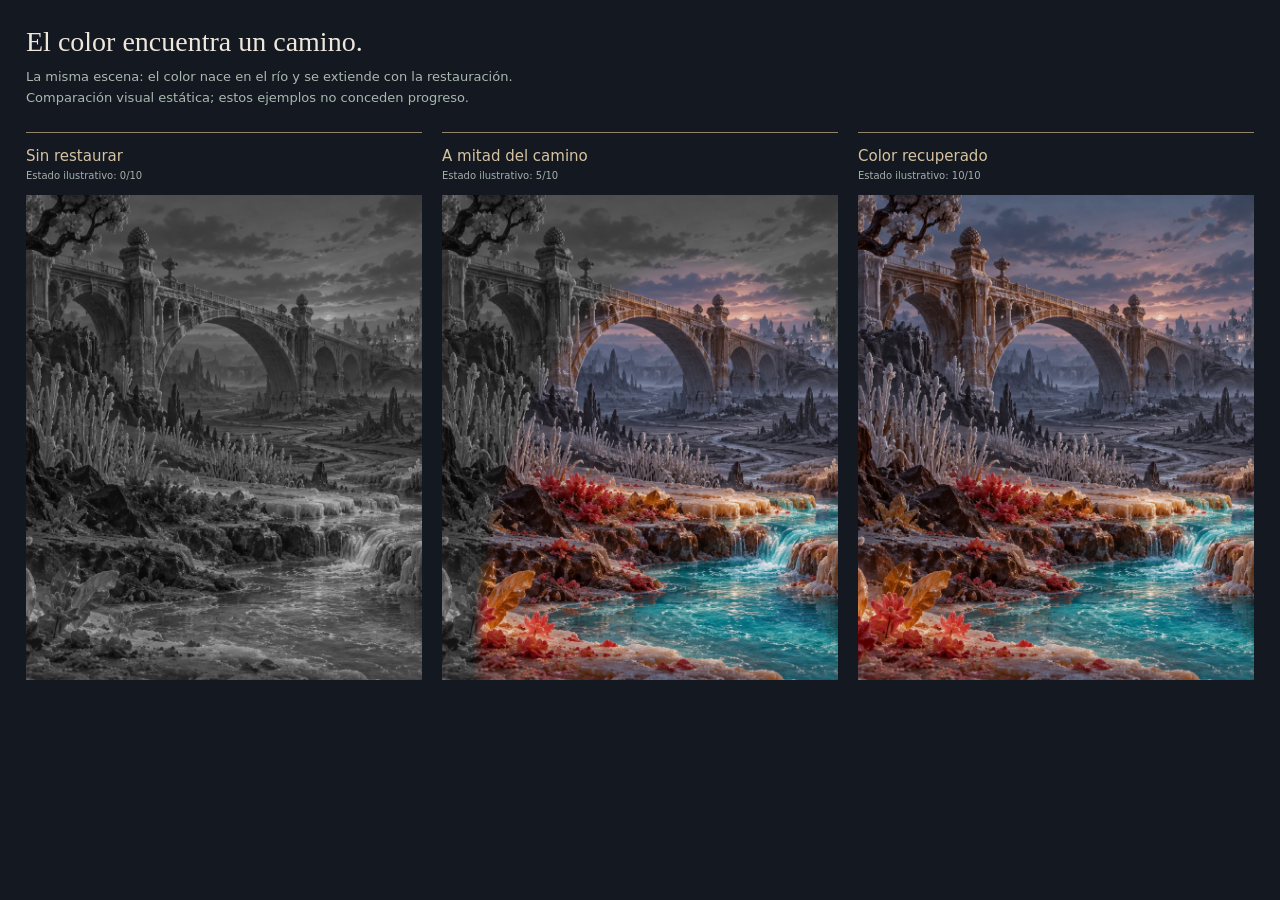
<file: docs/qa/expedition-restoration.html>
<!doctype html><html lang="es"><meta charset="utf-8"><meta name="viewport" content="width=device-width,initial-scale=1"><title>Sugar Clash · Color que vuelve</title><style>/* EXPEDITION_STYLE_START — Dulcelandia's route, 22 October 2026. */
.expedition-home{max-width:1300px;margin:auto;padding:21px 38px 38px}
.expedition-masthead{display:flex;justify-content:space-between;align-items:center;gap:22px;padding:0 0 17px}
.expedition-wordmark{display:block;width:145px;height:86px;object-fit:contain;filter:drop-shadow(0 3px 2px #050b1633)}
.expedition-journal{display:flex;flex-direction:column;align-items:flex-end;gap:6px;color:#e2d4b9;font-size:21px;font-weight:700}
.expedition-journal>.eyebrow{font-size:9px;letter-spacing:.16em;color:#b8a98f}
.expedition-journal small{font-size:11px;font-weight:400;color:#9ca8aa}
.expedition-journal .text-btn{font-size:11px;min-height:25px;gap:8px;color:#b5c0bc}
.expedition-stage{position:relative;isolation:isolate;height:430px;overflow:hidden;background:#141820}
.expedition-ash,.expedition-life{position:absolute;inset:0;background:url('../../assets/renacer-restoration-v3.webp') center 58%/cover;pointer-events:none}
.expedition-ash{filter:grayscale(1) contrast(.95) brightness(.79)}
.expedition-life{filter:brightness(.94);opacity:var(--life-opacity,0);-webkit-mask-image:radial-gradient(ellipse at 65% 96%,#000 var(--reveal-start,0%),transparent var(--reveal-end,0%));mask-image:radial-gradient(ellipse at 65% 96%,#000 var(--reveal-start,0%),transparent var(--reveal-end,0%))}
.expedition-stage::after{content:'';position:absolute;inset:0;background:linear-gradient(90deg,#141820e8,transparent 52%),linear-gradient(0deg,#141820b3,transparent 26%,transparent 84%,#14182033);pointer-events:none}
.expedition-title{position:absolute;z-index:2;left:0;top:42px;max-width:330px;padding:0 25px 0 0}
.expedition-title>.eyebrow{color:#d2ba92;font-size:9px;letter-spacing:.19em}
.expedition-title h1{font:450 46px/1.1 Fraunces,Georgia,serif;letter-spacing:-.045em;color:#eee5d5;margin:12px 0 18px;text-wrap:balance;text-shadow:0 2px 12px #080e1855}
.expedition-title p{font:400 13px/1.7 Karla,system-ui,sans-serif;max-width:220px;color:#c3c8c2}
.expedition-route{position:absolute;z-index:3;width:66%;height:88%;right:1%;top:3%}
.expedition-route-line{position:absolute;inset:0;width:100%;height:100%;overflow:visible;pointer-events:none}
.expedition-route-line path{fill:none;stroke:#c5b59173;stroke-width:1.5;stroke-dasharray:3 7;vector-effect:non-scaling-stroke;stroke-linecap:round}
.route-mobile{display:none}
.expedition-point{position:absolute;left:var(--route-x);top:var(--route-y);width:46px;height:46px;display:grid;place-items:center;transform:translate(-50%,-50%);padding:0;background:none;color:#b3beb9;isolation:isolate;border:0;z-index:1}
.point-stone{width:27px;height:27px;border:1px solid #8c978f;background:#202a30e8;display:grid;place-items:center;rotate:45deg;border-radius:4px;box-shadow:0 2px 5px #070d1899}
.point-stone>svg{width:13px;height:13px;rotate:-45deg}
.point-number{position:absolute;top:38px;font:700 9px/1 Karla,system-ui,sans-serif;color:#d6d5c5;text-shadow:0 1px 5px #000;letter-spacing:.06em}
.is-locked .point-stone{background:#182127ed;border-color:#697571;color:#a8b4ae}
.is-restored .point-stone{background:#547d70;border-color:#b7ccb1;color:#fff4d8}
.is-restored .point-number{color:#c9dcbd}
.is-boss .point-stone{outline:1px solid #c5ac7d;outline-offset:3px}
.expedition-point.is-next{width:58px;height:58px;z-index:3}
.is-next .point-stone{width:53px;height:53px;border:1px solid #d8a188;border-radius:50%;rotate:0deg;background:#282d30;box-shadow:0 0 0 4px #111a22c2,0 5px 16px #060d194d}
.point-guardian{width:51px;height:51px;display:block;filter:grayscale(.35);border-radius:50%}
.is-next .point-number{top:59px;padding:2px 6px;background:#c98e77;color:#18212a;text-shadow:none;border-radius:2px}
.expedition-point:focus-visible{outline:2px solid #e3ce9f;outline-offset:5px;border-radius:50%}
.expedition-dock{position:relative;display:grid;grid-template-columns:75px minmax(0,1fr) 215px;align-items:center;gap:19px;min-height:100px;padding:13px 0;border-top:1px solid #96846b7d;border-bottom:1px solid #414a4d;background:linear-gradient(90deg,#252b2b77,transparent)}
.dock-guardian{width:70px;height:70px;filter:grayscale(.55) drop-shadow(0 4px 3px #050b1844)}
.expedition-next>.eyebrow{font-size:9px;letter-spacing:.12em;color:#baa989}
.expedition-next h2{font:500 23px/1.2 Fraunces,Georgia,serif;color:#e4dfd2;letter-spacing:-.035em;margin:7px 0 0}
.expedition-start{min-height:53px;border-radius:4px;clip-path:polygon(7px 0,100% 0,100% calc(100% - 7px),calc(100% - 7px) 100%,0 100%,0 7px);font-size:15px;padding:12px 18px;gap:12px;background:#cf967d;border-color:#e0b598;box-shadow:none}
.expedition-start svg{width:17px;height:17px}
.expedition-restoration{display:flex;align-items:center;gap:25px;padding:18px 0 17px;border-bottom:1px solid #343e44}
.restoration-label{display:flex;align-items:center;gap:12px;min-width:200px}
.restoration-label>strong{font:400 29px/1 Fraunces,Georgia,serif;color:#b9c8b4;letter-spacing:-.05em}
.restoration-label>span{font-size:12px;color:#c1c9bf;line-height:1.4}
.restoration-label small{display:block;font-size:10px;color:#909f9f}
.restoration-tally{display:flex;align-items:end;gap:8px;flex:1;max-width:320px;height:25px}
.restoration-tally i{display:block;height:14px;flex:1;min-width:5px;border-top:1px solid #57615b;border-bottom:1px solid #57615b;transform:skewX(-18deg);background:#28332e}
.restoration-tally i.lit{background:#94b1a0;border-color:#b7c7ad}
.expedition-restoration>.text-btn{margin-left:auto;min-height:32px;font-size:12px}
.expedition-alternatives{display:flex;align-items:center;justify-content:space-between;gap:25px;padding:19px 0 17px;border-bottom:1px solid #343e44}
.expedition-arena-links{display:grid;grid-template-columns:1fr 1fr;gap:25px;flex:1;max-width:610px}
.expedition-arena-links>button{display:flex;align-items:center;gap:13px;text-align:left;min-height:54px;color:#e4dbca;background:none}
.expedition-arena-links>button>svg:first-child{width:30px;height:30px;padding:5px;border:1px solid #6c6452;color:#cdb28a;rotate:-5deg}
.expedition-arena-links>button:nth-child(2)>svg:first-child{border-color:#506c72;color:#9ebbb8;rotate:5deg}
.expedition-arena-links>button>span{font-size:17px;font-weight:700;line-height:1.35}
.expedition-arena-links small{display:block;font-size:10px;font-weight:400;color:#a2afaa}
.expedition-arena-links>button>svg:last-child{width:16px;height:16px;margin-left:auto;color:#a5b9ad}
.expedition-quiet-links{display:flex;flex-direction:column;align-items:flex-start;flex-shrink:0;gap:2px}
.expedition-quiet-links .text-btn{min-height:27px;font-size:11px;gap:7px;color:#aabbb3}
.expedition-quiet-links svg{width:13px;height:13px}
.expedition-foot{display:grid;grid-template-columns:1fr 1fr;gap:40px;padding:25px 0 0}
.expedition-companion{display:flex;align-items:center;gap:15px;min-width:0}
.expedition-companion .confite-art{width:43px;height:43px;flex-shrink:0;filter:saturate(.7)}
.expedition-companion .eyebrow{font-size:8px;color:#bd9989}
.expedition-companion p{font-size:12px;line-height:1.5;color:#b2beb9;margin:4px 0}
.expedition-companion .text-btn{min-height:30px;font-size:10px;text-align:left;gap:6px;color:#a8bcb0}
.expedition-daily{display:flex;align-items:center;gap:15px;text-align:left;background:none;border-left:1px solid #6a624e;padding:0 0 0 22px;color:#ddd4c1}
.daily-seal{width:37px;height:37px;border:1px solid #6f644c;display:grid;place-items:center;border-radius:50%;flex-shrink:0}
.daily-seal svg{width:18px;height:18px;color:#c4aa7a}
.expedition-daily .eyebrow{display:block;font-size:8px;letter-spacing:.13em}
.expedition-daily strong{display:block;font:500 20px/1.4 Fraunces,Georgia,serif;color:#e4d5b9}
.expedition-daily small{display:block;font-size:10px;color:#aab4a9;line-height:1.5}
.expedition-daily>svg{width:17px;height:17px;margin-left:auto;flex-shrink:0;color:#b6b799}
.battle-scene h1{font-family:Fraunces,Georgia,serif;font-weight:500;letter-spacing:-.035em}
.guardian-art{filter:grayscale(calc(1 - var(--guard-color,0))) brightness(calc(.76 + var(--guard-color,0)*.24)) drop-shadow(0 5px 5px #07121e88);transition:filter .22s ease-out}
@media(hover:hover) and (pointer:fine){.expedition-point:hover .point-stone{border-color:#f0d7a8}.expedition-arena-links>button:hover>span,.expedition-quiet-links .text-btn:hover{color:#ead5ad}.expedition-daily:hover strong{color:#f5e5c7}}
@media(max-width:1050px){.expedition-home{padding-left:25px;padding-right:25px}.expedition-title{max-width:265px}.expedition-title h1{font-size:38px}.expedition-route{width:64%;right:0}.expedition-stage{height:390px}.expedition-quiet-links{display:none}.expedition-arena-links{max-width:none}}
@media(max-width:760px){
 .expedition-home{padding:12px 16px 26px}.expedition-masthead{padding:0 0 11px;gap:12px}.expedition-wordmark{width:121px;height:72px}.expedition-journal{font-size:18px;gap:3px}.expedition-journal>.eyebrow{font-size:7px;letter-spacing:.08em}.expedition-journal small{font-size:9px}.expedition-journal .text-btn{font-size:10px;min-height:26px}
 .expedition-stage{height:300px;margin:0 -4px;background:#141820}.expedition-ash,.expedition-life{background-position:61% 65%}.expedition-ash{filter:grayscale(1) brightness(.8)}.expedition-stage::after{background:linear-gradient(0deg,#14182099,transparent 35%,transparent 68%,#14182099)}.expedition-title{top:12px;left:12px;padding:0;max-width:260px}.expedition-title>.eyebrow{font-size:8px;letter-spacing:.1em}.expedition-title h1{font-size:29px;line-height:1.06;max-width:245px;margin:8px 0 0;text-shadow:0 2px 8px #0009}.expedition-title p{display:none}
 .expedition-route{inset:0;width:100%;height:100%}.route-desktop{display:none}.route-mobile{display:block}.expedition-point{left:var(--mobile-x);top:var(--mobile-y);width:44px;height:44px}.point-stone{width:26px;height:26px;background:#202a30ef}.point-number{top:35px;font-size:8px}.expedition-point.is-next{width:53px;height:53px}.is-next .point-stone{width:46px;height:46px}.point-guardian{width:44px;height:44px}.is-next .point-number{top:51px}
 .expedition-dock{grid-template-columns:48px minmax(0,1fr) 118px;gap:9px;min-height:86px;padding:11px 0;background:linear-gradient(90deg,#252b2b77,transparent)}.dock-guardian{width:48px;height:48px}.expedition-next>.eyebrow{font-size:7px;letter-spacing:.03em}.expedition-next h2{font-family:Karla,system-ui,sans-serif;font-weight:700;font-size:14px;line-height:1.2;letter-spacing:-.02em;margin-top:5px}.expedition-start{min-height:49px;padding:9px 10px;gap:6px;font-size:12px;border-radius:2px}.expedition-start svg{width:13px;height:13px;flex-shrink:0}
 .expedition-restoration{padding:11px 0;gap:12px}.restoration-label{min-width:0;gap:8px}.restoration-label>strong{font-size:23px}.restoration-label>span{font-size:10px}.restoration-label small{font-size:8px}.restoration-tally{gap:4px;max-width:100px;height:20px}.restoration-tally i{min-width:2px;height:10px}.expedition-restoration>.text-btn{min-height:30px;font-size:10px;gap:5px}.expedition-restoration>.text-btn svg{width:13px;height:13px}
 .expedition-alternatives{padding:10px 0 12px;gap:0}.expedition-arena-links{gap:17px}.expedition-arena-links>button{min-height:48px;gap:8px}.expedition-arena-links>button>svg:first-child{width:26px;height:26px;flex-shrink:0;padding:4px}.expedition-arena-links>button>span{font-size:14px}.expedition-arena-links small{font-size:8px}.expedition-arena-links>button>svg:last-child{width:13px;height:13px}.expedition-quiet-links{display:none}
 .expedition-foot{grid-template-columns:1fr;gap:18px;padding-top:19px}.expedition-companion{gap:12px}.expedition-companion .confite-art{width:38px;height:38px}.expedition-companion p{font-size:11px}.expedition-companion .text-btn{min-height:29px;font-size:10px}.expedition-daily{border-left:0;border-top:1px solid #6a624e;padding:17px 0 0;gap:12px}.expedition-daily strong{font-size:21px}.expedition-daily small{font-size:10px}
}
@media(max-width:370px){.expedition-home{padding-left:13px;padding-right:13px}.expedition-wordmark{width:108px;height:64px}.expedition-journal{font-size:16px}.expedition-journal>.eyebrow{font-size:6px}.expedition-stage{height:248px}.expedition-title h1{font-size:26px;max-width:210px}.expedition-dock{grid-template-columns:42px minmax(0,1fr) 103px;gap:8px;min-height:81px}.dock-guardian{width:42px;height:42px}.expedition-next h2{font-size:12px}.expedition-start{font-size:11px;padding:9px 7px}.restoration-tally{max-width:69px;gap:3px}.restoration-label>strong{font-size:21px}.restoration-label>span{font-size:9px}.expedition-arena-links{gap:12px}.expedition-arena-links>button>span{font-size:12px}.expedition-arena-links>button>svg:last-child{display:none}}
@media(max-width:760px) and (max-height:740px){.expedition-stage{height:218px}.expedition-masthead{padding-bottom:9px}.expedition-wordmark{height:64px}.expedition-dock{min-height:79px}.expedition-restoration{padding:8px 0}.expedition-alternatives{padding-top:7px;padding-bottom:8px}}
@media(prefers-reduced-motion:reduce){.guardian-art{transition:none}.expedition-home *{scroll-behavior:auto}}
@media(max-width:760px){.expedition-alternatives{display:block}.expedition-quiet-links{display:flex;flex-direction:row;justify-content:flex-start;gap:22px;padding-top:5px}.expedition-quiet-links .text-btn{min-height:44px;font-size:11px}.expedition-quiet-links svg{width:14px;height:14px}}
@media(max-width:370px){.expedition-journal>.eyebrow{font-size:8px}}
/* EXPEDITION_STYLE_END */
*{box-sizing:border-box}body{margin:0;padding:26px;background:#141820;color:#eee7db;font-family:system-ui,sans-serif}h1{font:400 28px Georgia,serif;margin:0 0 9px}p{color:#aab8b0;font-size:13px;margin:0 0 23px;line-height:1.6}.states{display:grid;grid-template-columns:repeat(3,minmax(0,1fr));gap:20px}figure{margin:0;overflow:hidden;border-top:1px solid #92846b}.expedition-stage{height:485px;margin:0}.expedition-stage::after{display:none}figcaption{padding:14px 0;font-size:15px;color:#d6c3a2}figcaption small{display:block;font-size:10px;color:#a4b1ac;margin-top:5px}@media(max-width:700px){.states{grid-template-columns:1fr}.expedition-stage{height:300px}}</style><h1>El color encuentra un camino.</h1><p>La misma escena: el color nace en el río y se extiende con la restauración.<br>Comparación visual estática; estos ejemplos no conceden progreso.</p><main class="states"><figure><figcaption>Sin restaurar<small>Estado ilustrativo: 0/10</small></figcaption><div class="expedition-stage" style="--restored:0;--reveal-start:0%;--reveal-end:0%;--life-opacity:0"><div class="expedition-ash"></div><div class="expedition-life"></div></div></figure><figure><figcaption>A mitad del camino<small>Estado ilustrativo: 5/10</small></figcaption><div class="expedition-stage" style="--restored:0.5;--reveal-start:58.5%;--reveal-end:62.5%;--life-opacity:1"><div class="expedition-ash"></div><div class="expedition-life"></div></div></figure><figure><figcaption>Color recuperado<small>Estado ilustrativo: 10/10</small></figcaption><div class="expedition-stage" style="--restored:1;--reveal-start:121%;--reveal-end:125%;--life-opacity:1"><div class="expedition-ash"></div><div class="expedition-life"></div></div></figure></main></html>
</file>
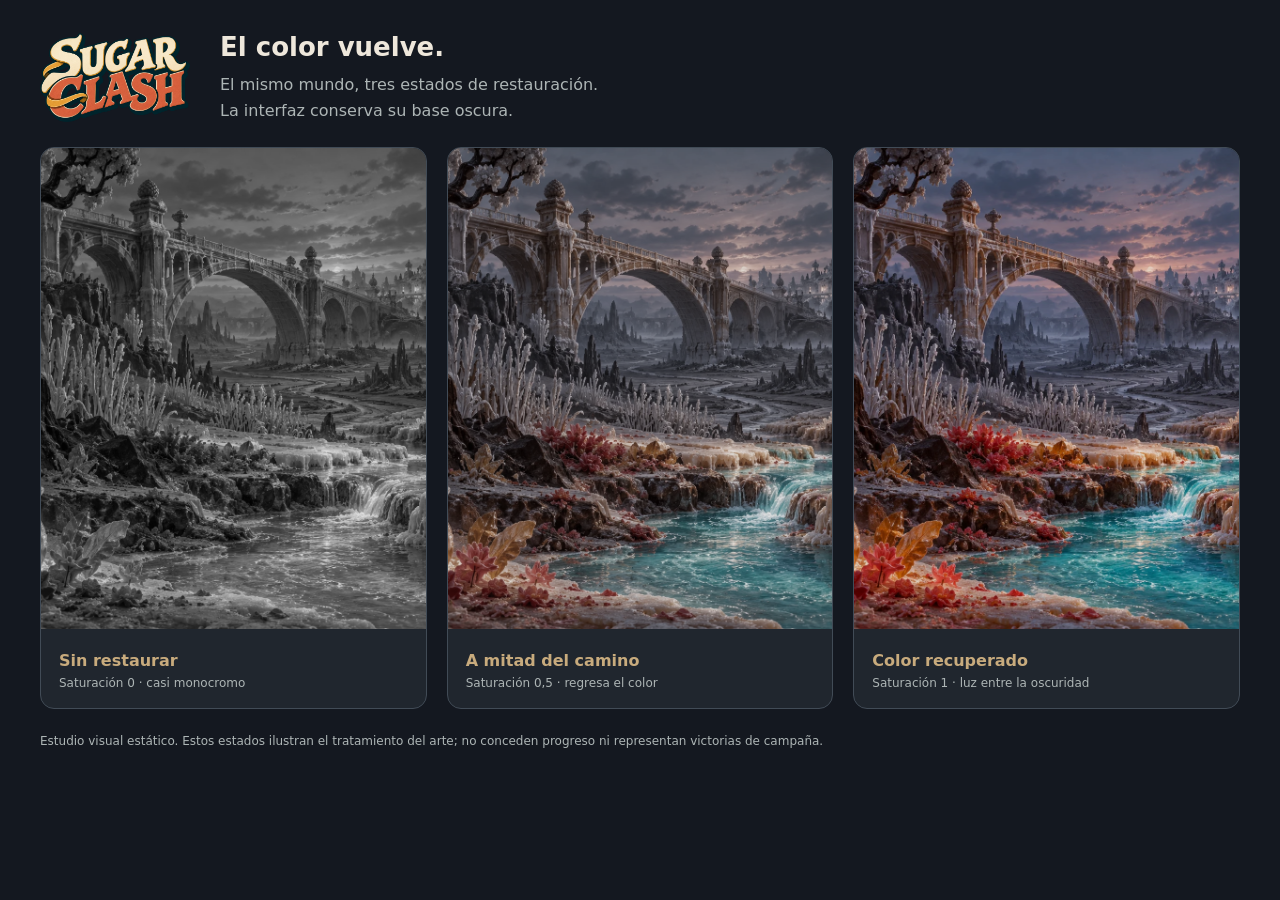
<file: docs/qa/restoration-states.html>
<!doctype html><html lang="es"><meta charset="utf-8"><meta name="viewport" content="width=device-width,initial-scale=1"><title>Sugar Clash · Estudio de restauración</title><style>
*{box-sizing:border-box}body{margin:0;padding:32px;background:#141820;color:#eee7db;font:16px system-ui,sans-serif}header{max-width:1200px;margin:0 auto 24px;display:flex;gap:30px;align-items:center}header img{width:150px;height:auto}h1{font-size:26px;margin:0 0 10px}p{color:#adb5b5;line-height:1.6;margin:0}.states{display:grid;grid-template-columns:repeat(3,minmax(0,1fr));gap:20px;max-width:1200px;margin:auto}figure{margin:0;border:1px solid #414b56;background:#20262e;border-radius:14px;overflow:hidden}.scene{width:100%;aspect-ratio:4/5;object-fit:cover;filter:saturate(var(--restored)) brightness(.9)}figcaption{padding:18px;color:#c8ab7d;font-weight:700}figcaption small{display:block;font-size:12px;color:#adb5b5;font-weight:400;margin-top:6px}footer{max-width:1200px;margin:25px auto;color:#adb5b5;font-size:12px}@media(max-width:700px){body{padding:20px}.states{grid-template-columns:1fr}.scene{aspect-ratio:4/3}header{align-items:flex-start;gap:15px}header img{width:100px}h1{font-size:20px}}
</style><header><img src="../../assets/sugar-clash-logo-v2.webp" alt="Sugar Clash"><div><h1>El color vuelve.</h1><p>El mismo mundo, tres estados de restauración.<br>La interfaz conserva su base oscura.</p></div></header><main class="states"><figure><img class="scene" src="../../assets/renacer-restoration-v3.webp" alt="Paisaje descolorido" style="--restored:0"><figcaption>Sin restaurar<small>Saturación 0 · casi monocromo</small></figcaption></figure><figure><img class="scene" src="../../assets/renacer-restoration-v3.webp" alt="Paisaje con color parcial" style="--restored:.5"><figcaption>A mitad del camino<small>Saturación 0,5 · regresa el color</small></figcaption></figure><figure><img class="scene" src="../../assets/renacer-restoration-v3.webp" alt="Paisaje con su color recuperado" style="--restored:1"><figcaption>Color recuperado<small>Saturación 1 · luz entre la oscuridad</small></figcaption></figure></main><footer>Estudio visual estático. Estos estados ilustran el tratamiento del arte; no conceden progreso ni representan victorias de campaña.</footer></html>
</file>
